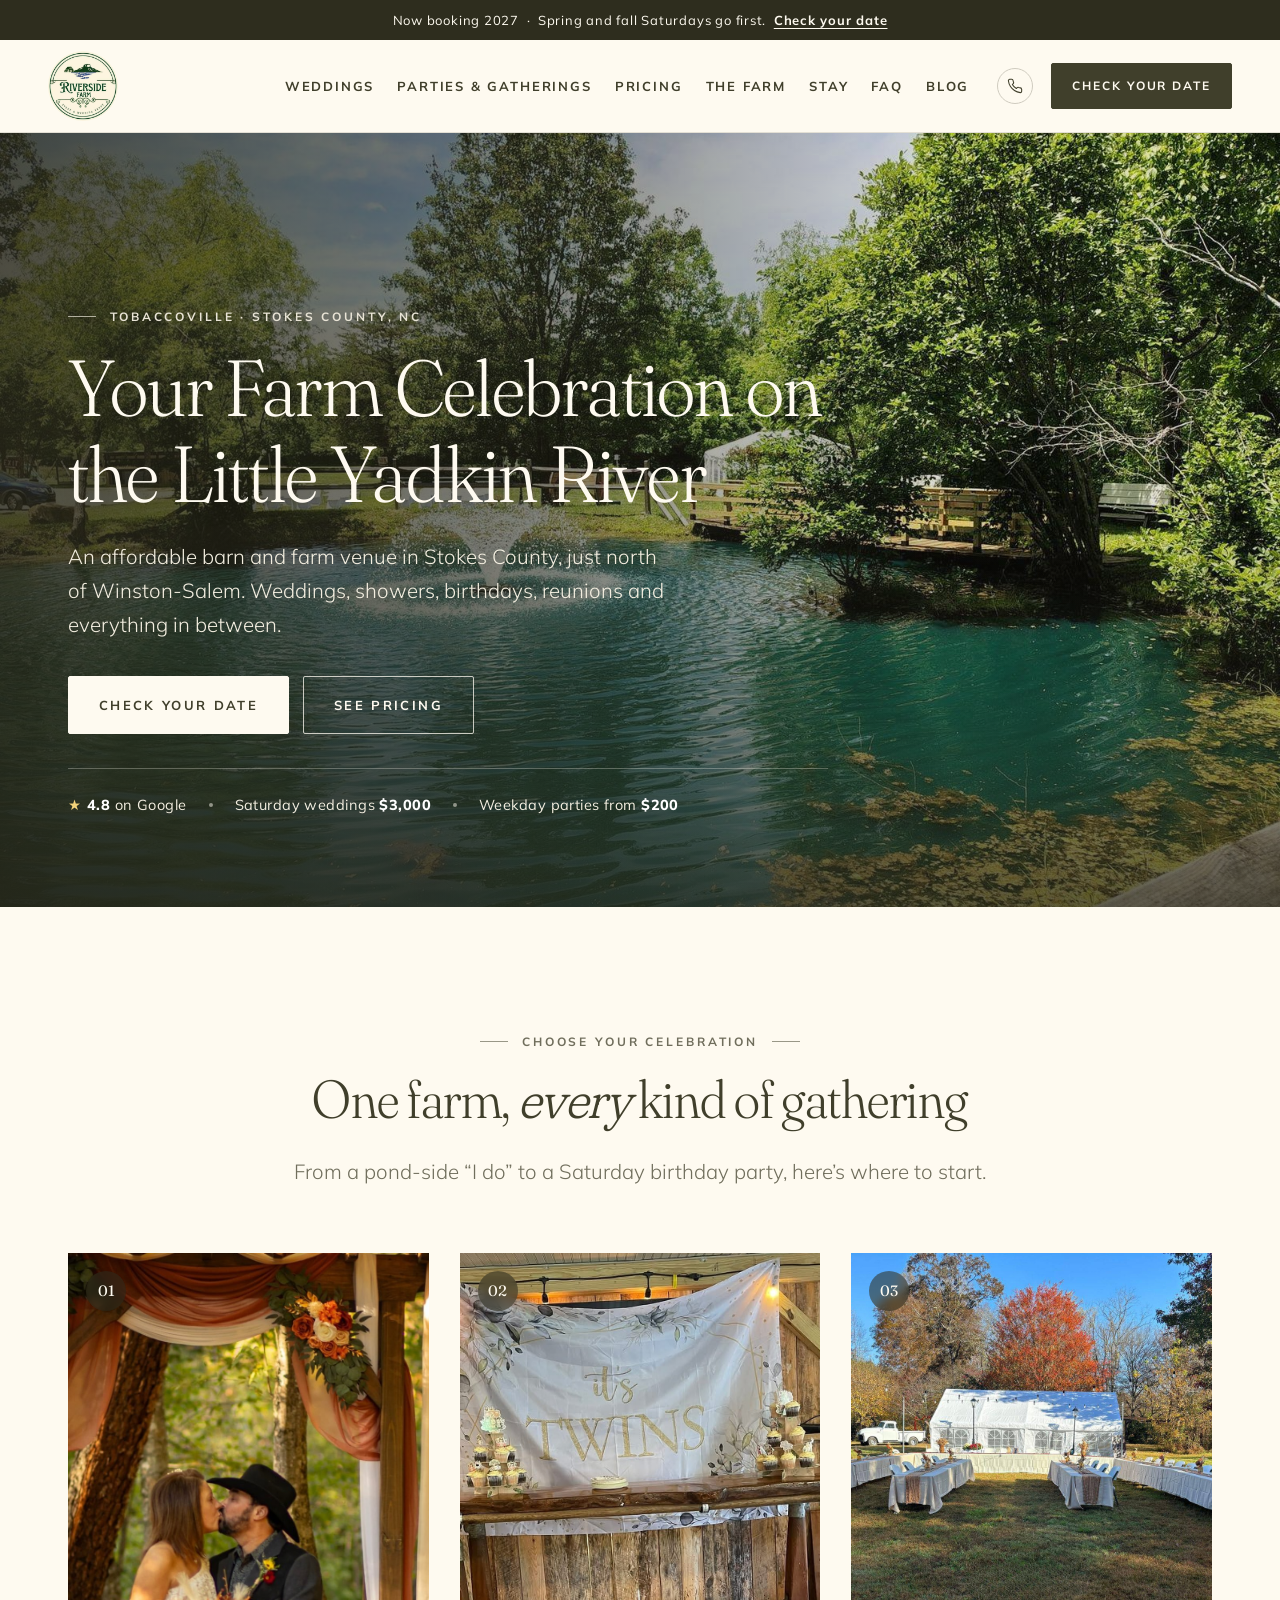
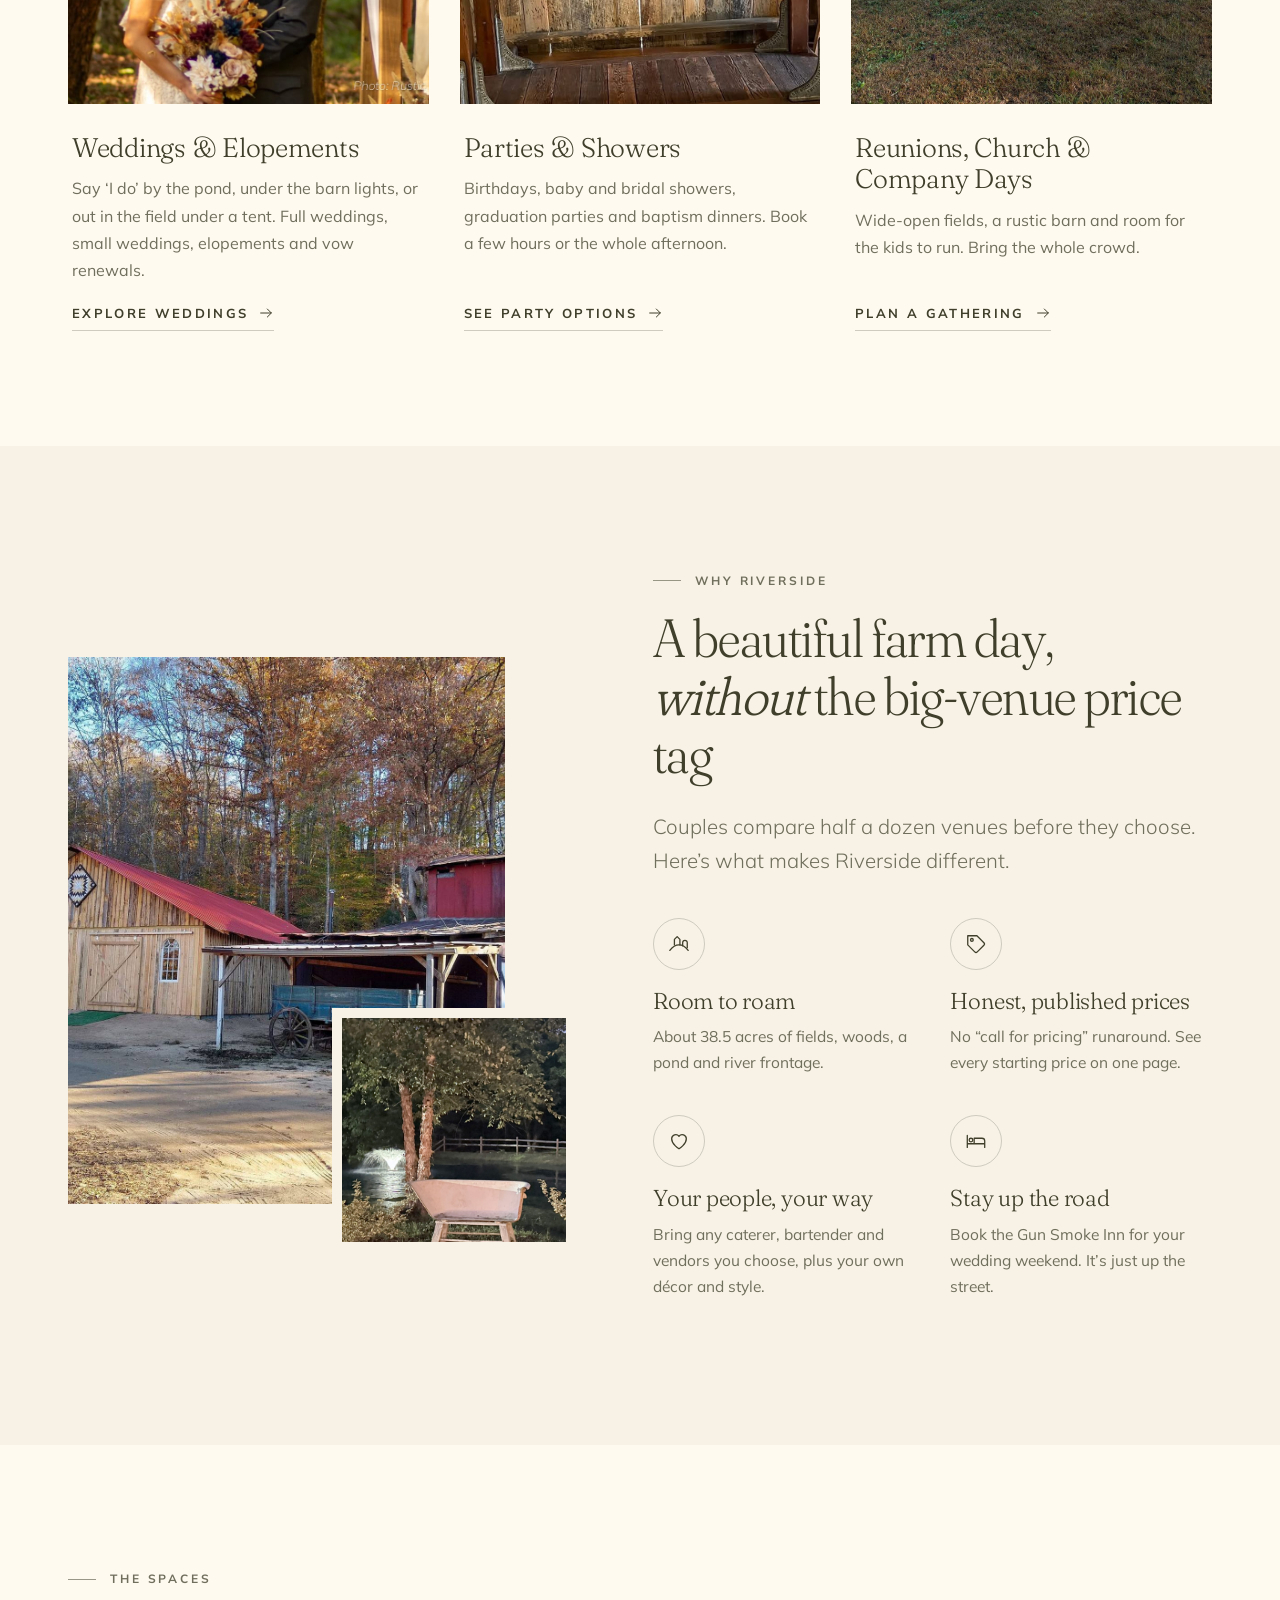
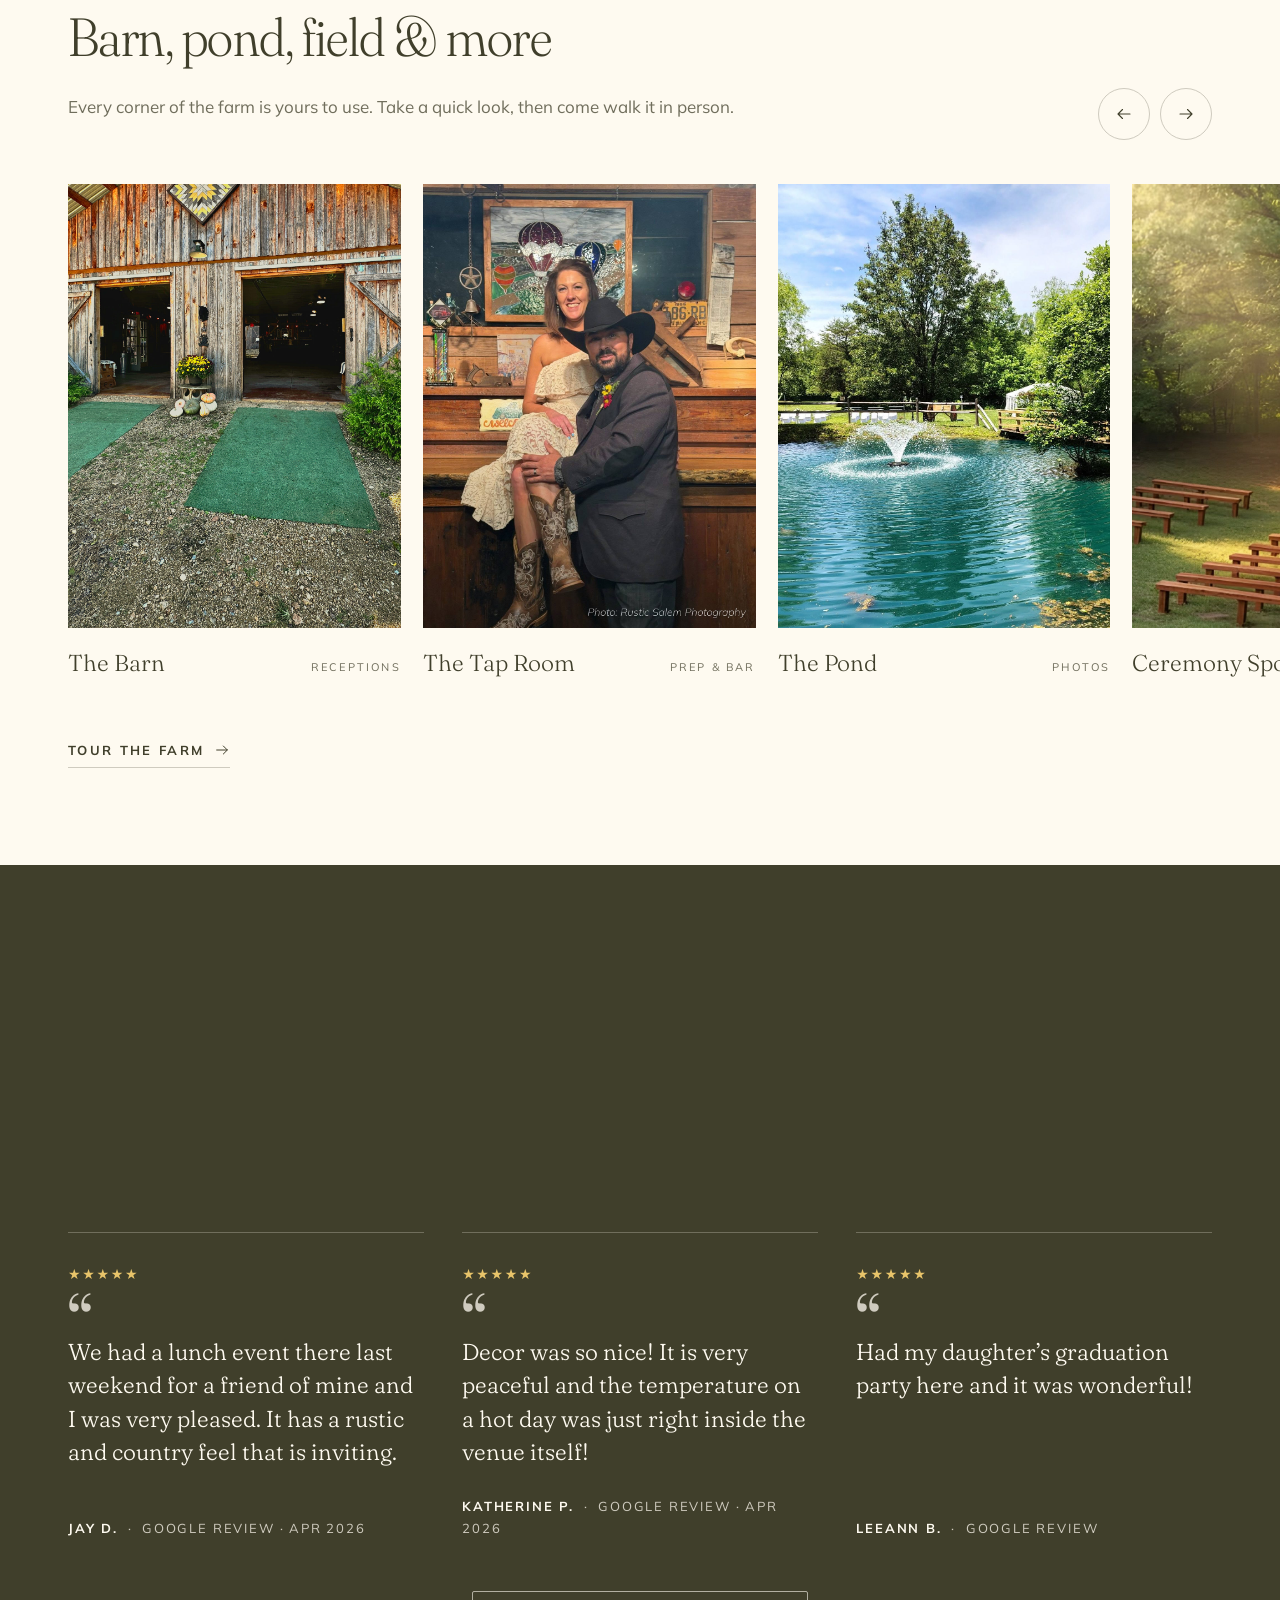
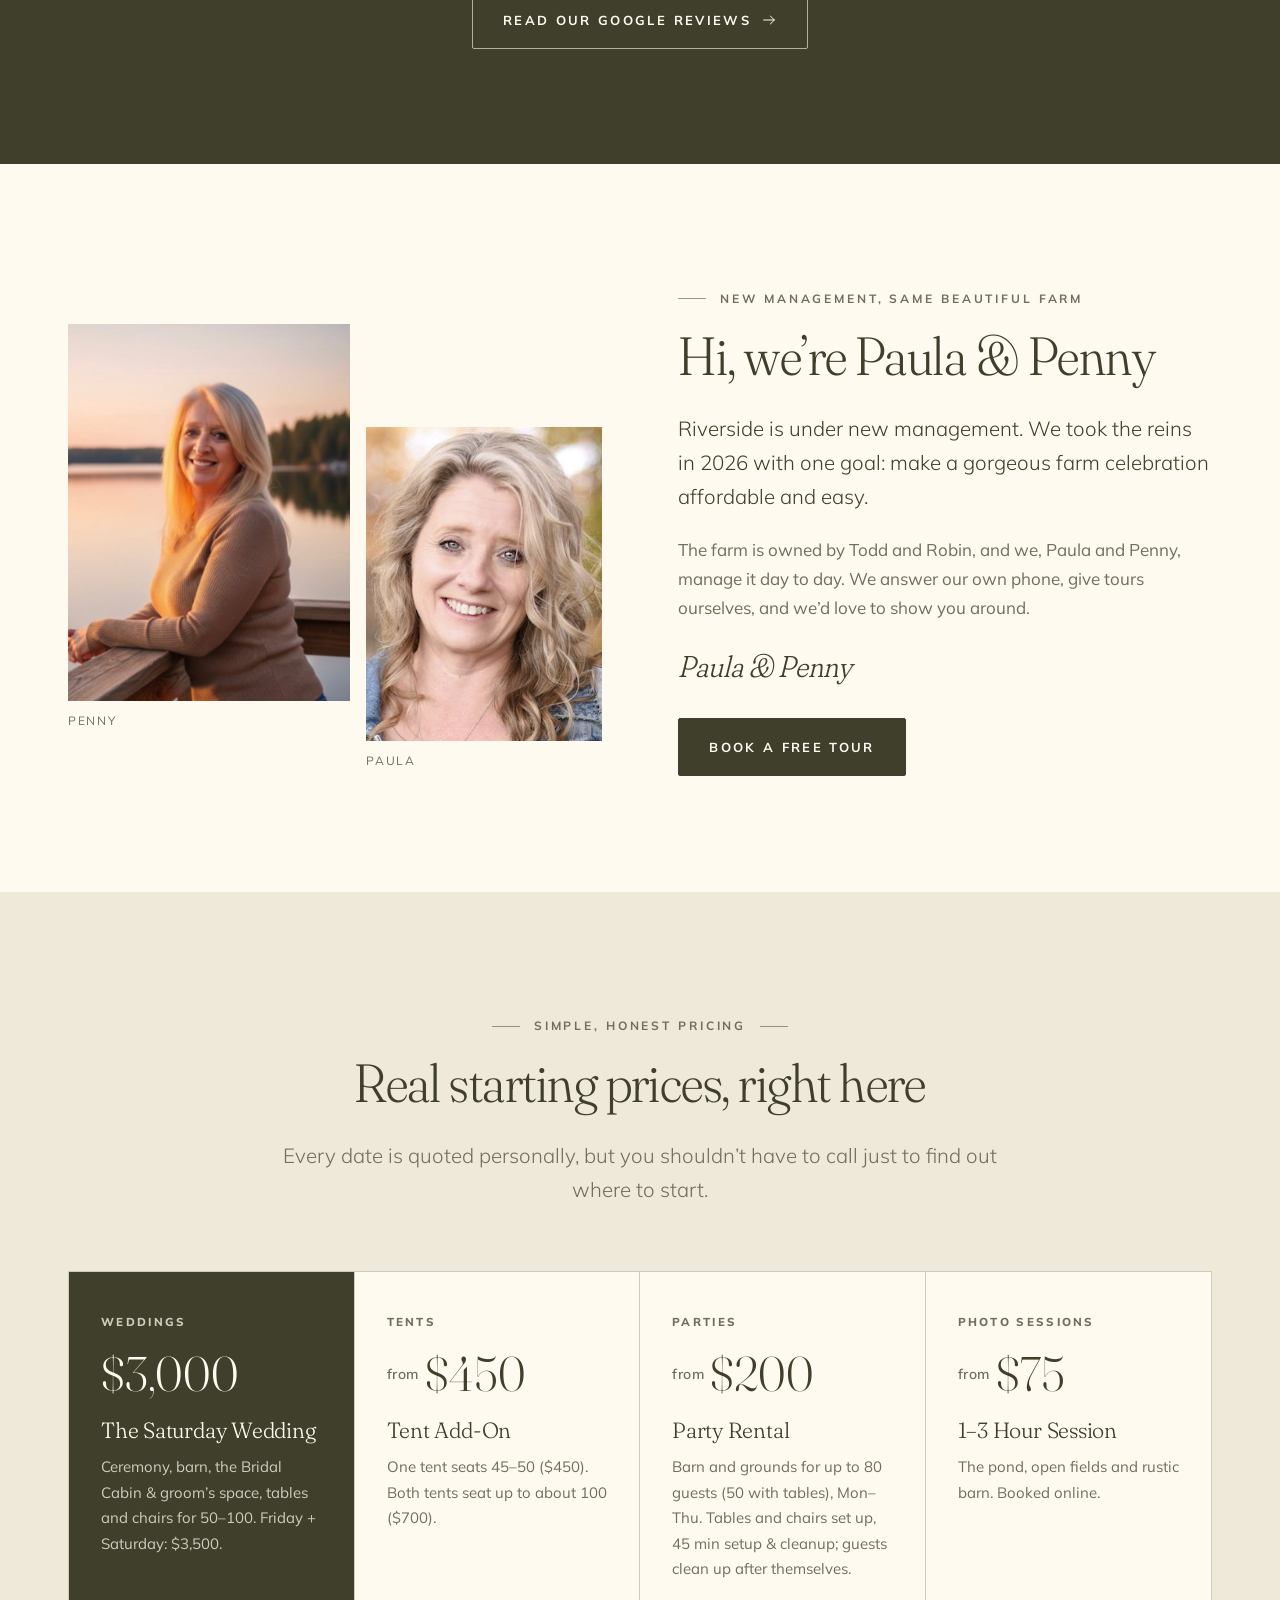
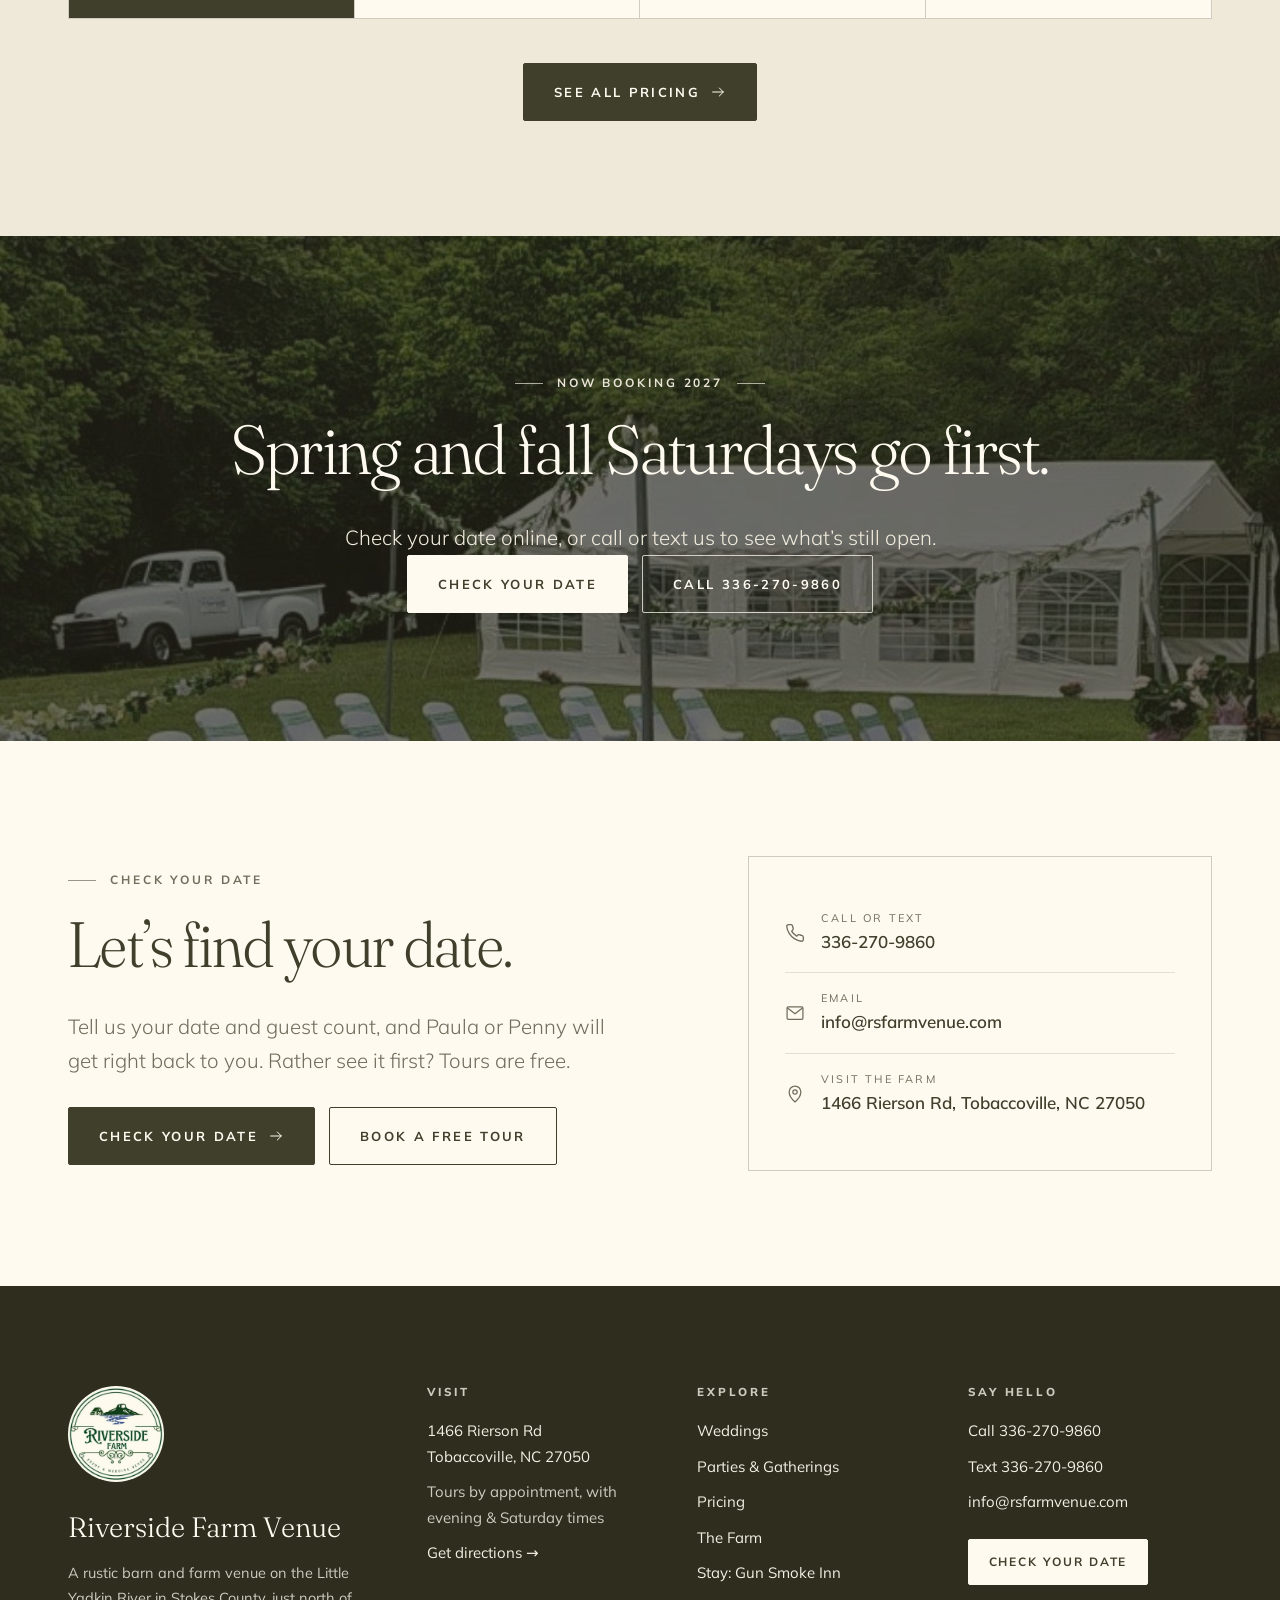
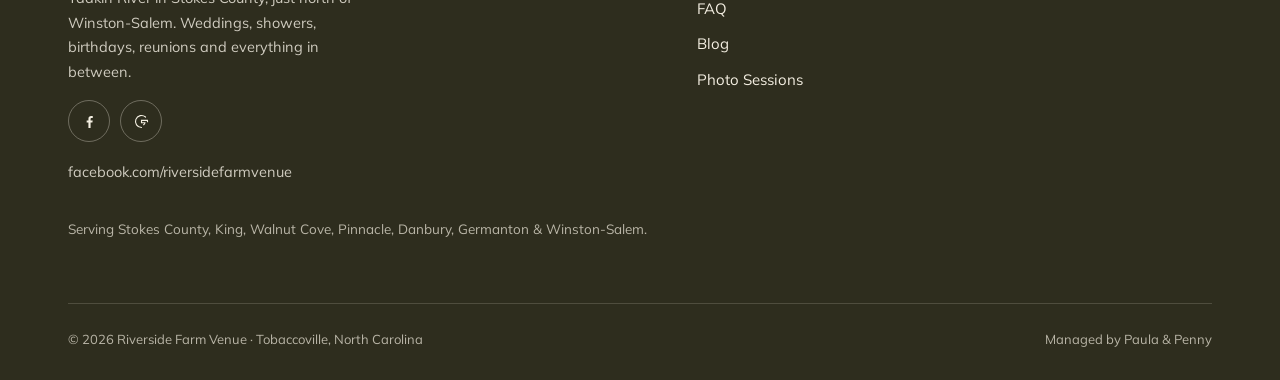
<file: index.html>
<!doctype html>
<html lang="en">
<head>
<meta charset="utf-8">
<meta name="robots" content="noindex, nofollow">
<meta name="viewport" content="width=device-width,initial-scale=1">
<title>Riverside Farm Venue | Farm &amp; Barn Venue near Winston-Salem</title>
<meta name="description" content="Affordable farm &amp; barn venue on the Little Yadkin River in Stokes County, NC. Check your date or book a free tour.">
<link rel="stylesheet" href="css/site.css">
</head>
<body>

<div class="announce">Now booking 2027<span class="hide-sm"> &nbsp;·&nbsp; Spring and fall Saturdays go first.</span> &nbsp;<a href="check-your-date.html">Check your date</a></div>
<header class="site-header">
  <div class="hdr">
    <a class="brand" href="index.html" aria-label="Riverside Farm Venue home">
      <img src="img/logo.jpg" alt="Riverside Farm Event &amp; Wedding Venue badge logo" width="70" height="70">
      <span class="brand-text">Riverside Farm<small>Event &amp; Wedding Venue</small></span>
    </a>
    <nav class="nav" aria-label="Main"><a href="weddings.html">Weddings</a><a href="parties.html">Parties &amp; Gatherings</a><a href="pricing.html">Pricing</a><a href="the-farm.html">The Farm</a><a href="stay.html">Stay</a><a href="faq.html">FAQ</a><a href="blog/">Blog</a></nav>
    <div class="hdr-actions">
      <a class="hdr-phone" href="tel:+13362709860" aria-label="Call 336-270-9860"><span class="ic"><svg viewBox="0 0 24 24" fill="none" stroke="currentColor" stroke-width="1.6" stroke-linecap="round" stroke-linejoin="round"><path d="M22 16.9v3a2 2 0 0 1-2.2 2 19.8 19.8 0 0 1-8.6-3.1 19.5 19.5 0 0 1-6-6A19.8 19.8 0 0 1 2.1 4.2 2 2 0 0 1 4.1 2h3a2 2 0 0 1 2 1.7c.1.9.4 1.8.7 2.7a2 2 0 0 1-.5 2.1L8 9.8a16 16 0 0 0 6 6l1.3-1.3a2 2 0 0 1 2.1-.4c.9.3 1.8.6 2.7.7a2 2 0 0 1 1.7 2z"/></svg></span><span class="num">336-270-9860</span></a>
      <a class="btn btn-sm" href="check-your-date.html">Check Your Date</a>
      <button class="burger" data-menu="open" aria-label="Open menu" aria-expanded="false"><svg viewBox="0 0 24 24" fill="none" stroke="currentColor" stroke-width="1.5" stroke-linecap="round"><path d="M3 7h18M3 12h18M3 17h18"/></svg></button>
    </div>
  </div>
</header>
<div class="mobile-menu" id="mobile-menu" aria-label="Mobile menu">
  <div class="mm-top"><a href="index.html"><img src="img/logo.jpg" alt="Riverside Farm Venue"></a><button class="burger" data-menu="close" aria-label="Close menu"><svg viewBox="0 0 24 24" fill="none" stroke="currentColor" stroke-width="1.5" stroke-linecap="round"><path d="M5 5l14 14M19 5L5 19"/></svg></button></div>
  <nav><a href="index.html" aria-current="page">Home</a><a href="weddings.html">Weddings</a><a href="parties.html">Parties &amp; Gatherings</a><a href="pricing.html">Pricing</a><a href="the-farm.html">The Farm</a><a href="stay.html">Stay</a><a href="faq.html">FAQ</a><a href="blog/">Blog</a></nav>
  <div class="mm-foot">
    <a class="btn" href="check-your-date.html">Check Your Date</a>
    <a class="btn btn-outline" href="https://www.riversidefarmevents.com/service-page/preview-venue">Book a Free Tour</a>
    <a class="btn btn-outline" href="tel:+13362709860"><svg viewBox="0 0 24 24" fill="none" stroke="currentColor" stroke-width="1.6" stroke-linecap="round" stroke-linejoin="round"><path d="M22 16.9v3a2 2 0 0 1-2.2 2 19.8 19.8 0 0 1-8.6-3.1 19.5 19.5 0 0 1-6-6A19.8 19.8 0 0 1 2.1 4.2 2 2 0 0 1 4.1 2h3a2 2 0 0 1 2 1.7c.1.9.4 1.8.7 2.7a2 2 0 0 1-.5 2.1L8 9.8a16 16 0 0 0 6 6l1.3-1.3a2 2 0 0 1 2.1-.4c.9.3 1.8.6 2.7.7a2 2 0 0 1 1.7 2z"/></svg> Call or Text 336-270-9860</a>
    <p>1466 Rierson Rd, Tobaccoville, NC 27050</p>
  </div>
</div>
<main>

<section class="hero">
  <img src="img/hero-pond-fountain.jpg" alt="The pond with fountain, split-rail fence and tent field at Riverside Farm Venue" fetchpriority="high">
  <div class="wrap">
    <div class="hero-inner rv">
      <span class="eyebrow">Tobaccoville · Stokes County, NC</span>
      <h1>Your Farm Celebration on the Little Yadkin&nbsp;River</h1>
      <p class="lead">An affordable barn and farm venue in Stokes County, just north of Winston-Salem. Weddings, showers, birthdays, reunions and everything in between.</p>
      <div class="btn-row">
        <a class="btn btn-cream" href="check-your-date.html">Check Your Date</a>
        <a class="btn btn-ghost" href="pricing.html">See Pricing</a>
      </div>
      <div class="trust">
        <span><span class="stars">★</span> <b>4.8</b> on Google</span><span class="dot"></span>
        <span>Saturday weddings <b>$3,000</b></span><span class="dot"></span>
        <span>Weekday parties from <b>$200</b></span>
      </div>
    </div>
  </div>
</section>

<section class="sec">
  <div class="wrap">
    <div class="sec-head center rv">
      <span class="eyebrow">Choose your celebration</span>
      <h2>One farm, <span class="it">every</span> kind of gathering</h2>
      <p class="lead muted">From a pond-side &ldquo;I do&rdquo; to a Saturday birthday party, here&rsquo;s where to start.</p>
    </div>
    <div class="grid-3">
      <a class="ccard rv" href="weddings.html"><div class="media"><picture style="display:contents"><source media="(max-width:640px)" srcset="img/home-couple-arbor-4x3.jpg"><img src="img/home-couple-arbor-4x5.jpg" alt="Bride and groom under the wooden ceremony arch at Riverside Farm Venue" loading="lazy"></picture><span class="num">01</span></div>
      <div class="body"><h3>Weddings &amp; Elopements</h3><p>Say &lsquo;I do&rsquo; by the pond, under the barn lights, or out in the field under a tent. Full weddings, small weddings, elopements and vow renewals.</p><span class="link-arrow">Explore Weddings <svg viewBox="0 0 24 24" fill="none" stroke="currentColor" stroke-width="1.5" stroke-linecap="round" stroke-linejoin="round"><path d="M4 12h16M14 6l6 6-6 6"/></svg></span></div></a>
      <a class="ccard rv" href="parties.html"><div class="media"><picture style="display:contents"><source media="(max-width:640px)" srcset="img/parties-twins-shower-4x3.jpg"><img src="img/parties-twins-shower-3x4.jpg" alt="Twins baby shower set up at the rustic barn bar with string lights, cupcakes and an It&rsquo;s Twins banner at Riverside Farm Venue" loading="lazy"></picture><span class="num">02</span></div>
      <div class="body"><h3>Parties &amp; Showers</h3><p>Birthdays, baby and bridal showers, graduation parties and baptism dinners. Book a few hours or the whole afternoon.</p><span class="link-arrow">See Party Options <svg viewBox="0 0 24 24" fill="none" stroke="currentColor" stroke-width="1.5" stroke-linecap="round" stroke-linejoin="round"><path d="M4 12h16M14 6l6 6-6 6"/></svg></span></div></a>
      <a class="ccard rv" href="parties.html#gatherings"><div class="media"><picture style="display:contents"><source media="(max-width:640px)" srcset="img/home-field-tent-tables-4x3.jpg"><img src="img/home-field-tent-tables-4x5.jpg" alt="Long tables and chairs set up in the open field in front of the white tent at Riverside Farm Venue" loading="lazy"></picture><span class="num">03</span></div>
      <div class="body"><h3>Reunions, Church &amp; Company Days</h3><p>Wide-open fields, a rustic barn and room for the kids to run. Bring the whole crowd.</p><span class="link-arrow">Plan a Gathering <svg viewBox="0 0 24 24" fill="none" stroke="currentColor" stroke-width="1.5" stroke-linecap="round" stroke-linejoin="round"><path d="M4 12h16M14 6l6 6-6 6"/></svg></span></div></a>
    </div>
  </div>
</section>

<section class="sec bg-2" style="padding-bottom:calc(var(--sec) + 30px)">
  <div class="wrap why">
    <div class="why-media rv">
      <img class="m1" src="img/barn-grounds.jpg" alt="Red-roofed barns and grounds at Riverside Farm in autumn" loading="lazy">
      <img class="m2" src="img/night-pond-fountain-tub.jpg" alt="The pond and fountain at night at Riverside Farm Venue" loading="lazy">
    </div>
    <div class="rv">
      <span class="eyebrow">Why Riverside</span>
      <h2>A beautiful farm day, <span class="it">without</span> the big-venue price tag</h2>
      <p class="lead muted">Couples compare half a dozen venues before they choose. Here&rsquo;s what makes Riverside different.</p>
      <div class="why-list">
        <div class="why-item"><div class="ico"><svg viewBox="0 0 24 24" fill="none" stroke="currentColor" stroke-width="1.4" stroke-linecap="round" stroke-linejoin="round"><path d="M2 19c3-4 6-6 10-6s7 2 10 6"/><path d="M7 13V7l3-3 3 3v6"/><path d="M16 14v-3.5a2.5 2.5 0 0 1 5 0V16"/></svg></div><h3>Room to roam</h3><p>About 38.5 acres of fields, woods, a pond and river frontage.</p></div>
        <div class="why-item"><div class="ico"><svg viewBox="0 0 24 24" fill="none" stroke="currentColor" stroke-width="1.4" stroke-linecap="round" stroke-linejoin="round"><path d="M20.6 13.4l-7.2 7.2a2 2 0 0 1-2.8 0L3 13V3h10l7.6 7.6a2 2 0 0 1 0 2.8z"/><circle cx="7.5" cy="7.5" r="1.5"/></svg></div><h3>Honest, published prices</h3><p>No &ldquo;call for pricing&rdquo; runaround. See every starting price on one page.</p></div>
        <div class="why-item"><div class="ico"><svg viewBox="0 0 24 24" fill="none" stroke="currentColor" stroke-width="1.4" stroke-linecap="round" stroke-linejoin="round"><path d="M12 20.5s-8-4.8-8-11A4.5 4.5 0 0 1 12 6.8a4.5 4.5 0 0 1 8 2.7c0 6.2-8 11-8 11z"/></svg></div><h3>Your people, your way</h3><p>Bring any caterer, bartender and vendors you choose, plus your own décor and style.</p></div>
        <div class="why-item"><div class="ico"><svg viewBox="0 0 24 24" fill="none" stroke="currentColor" stroke-width="1.4" stroke-linecap="round" stroke-linejoin="round"><path d="M2.5 19V6M2.5 15h19v4M21.5 15v-3a3 3 0 0 0-3-3H10v6"/><circle cx="6.5" cy="11" r="2"/></svg></div><h3>Stay up the road</h3><p>Book the Gun Smoke Inn for your wedding weekend. It&rsquo;s just up the street.</p></div>
      </div>
    </div>
  </div>
</section>

<section class="sec" style="padding-bottom:calc(var(--sec) - 18px)">
  <div class="wrap rail-head">
    <div class="sec-head left rv">
      <span class="eyebrow">The spaces</span>
      <h2>Barn, pond, field &amp; more</h2>
      <p>Every corner of the farm is yours to use. Take a quick look, then come walk it in person.</p>
    </div>
    <div class="rail-ctrl"><button data-rail="spaces" data-dir="prev" aria-label="Previous"><svg viewBox="0 0 24 24" fill="none" stroke="currentColor" stroke-width="1.5" stroke-linecap="round" stroke-linejoin="round"><path d="M20 12H4M10 6l-6 6 6 6"/></svg></button><button data-rail="spaces" data-dir="next" aria-label="Next"><svg viewBox="0 0 24 24" fill="none" stroke="currentColor" stroke-width="1.5" stroke-linecap="round" stroke-linejoin="round"><path d="M4 12h16M14 6l6 6-6 6"/></svg></button></div>
  </div>
  <div class="rail" id="spaces"><figure><div class="frame"><img src="img/rail-barn-front-3x4.jpg" alt="The barn front with its doors open and a hand-painted barn quilt at Riverside Farm" loading="lazy"></div><figcaption><b>The Barn</b><span>Receptions</span></figcaption></figure><figure><div class="frame"><img src="img/tap-room-couple-3x4.jpg" alt="Inside the tap room at Riverside Farm Venue" loading="lazy"></div><figcaption><b>The Tap Room</b><span>Prep &amp; bar</span></figcaption></figure><figure><div class="frame"><img src="img/pond-turquoise-3x4.jpg" alt="Pond with fountain at Riverside Farm Venue" loading="lazy"></div><figcaption><b>The Pond</b><span>Photos</span></figcaption></figure><figure><div class="frame"><img src="img/rail-ceremony-benches-arch-3x4.jpg" alt="Rows of wooden benches facing the wooden ceremony arch in the sunlit woods" loading="lazy"></div><figcaption><b>Ceremony Spot</b><span>Vows</span></figcaption></figure><figure><div class="frame"><img src="img/rail-grain-bin-welcome-3x4.jpg" alt="The grain bin with a welcome sign beside it in the fall" loading="lazy"></div><figcaption><b>The Grain Bin</b><span>Photo shoots</span></figcaption></figure><figure><div class="frame"><img src="img/rail-field-truck-chairs-3x4.jpg" alt="White chairs set up on the field in front of the white tent, with a white pickup truck parked beside it at Riverside Farm Venue" loading="lazy"></div><figcaption><b>The Field</b><span>Tent events</span></figcaption></figure><figure><div class="frame"><img src="img/bridal-cabin-night-3x4.jpg" alt="The bridal cabin at Riverside Farm Venue" loading="lazy"></div><figcaption><b>Bridal Cabin</b><span>Getting ready</span></figcaption></figure><figure><div class="frame"><img src="img/rail-river-couple-3x4.jpg" alt="Bride and groom standing by the river among fall leaves at Riverside Farm Venue" loading="lazy"></div><figcaption><b>The River</b><span>By the water</span></figcaption></figure></div>
  <div class="wrap" style="margin-top:34px"><a class="link-arrow" href="the-farm.html">Tour The Farm <svg viewBox="0 0 24 24" fill="none" stroke="currentColor" stroke-width="1.5" stroke-linecap="round" stroke-linejoin="round"><path d="M4 12h16M14 6l6 6-6 6"/></svg></a></div>
</section>


<section class="sec bg-olive reviews">
  <div class="wrap">
    <div class="center rv">
      <span class="eyebrow">Guest reviews</span>
      <div><div class="rating-badge"><span class="big">4.8</span><div style="text-align:left"><div class="stars">★★★★★</div><small>on Google</small></div></div></div>
      <h2 style="color:var(--cream)">Kind words from our guests</h2>
    </div>
    <div class="quotes"><figure class="quote rv" style="margin:0"><div class="stars">★★★★★</div><div class="mark">&ldquo;</div><blockquote>We had a lunch event there last weekend for a friend of mine and I was very pleased. It has a rustic and country feel that is inviting.</blockquote><cite><b>Jay D.</b> &nbsp;·&nbsp; Google review · Apr 2026</cite></figure><figure class="quote rv" style="margin:0"><div class="stars">★★★★★</div><div class="mark">&ldquo;</div><blockquote>Decor was so nice! It is very peaceful and the temperature on a hot day was just right inside the venue itself!</blockquote><cite><b>Katherine P.</b> &nbsp;·&nbsp; Google review · Apr 2026</cite></figure><figure class="quote rv" style="margin:0"><div class="stars">★★★★★</div><div class="mark">&ldquo;</div><blockquote>Had my daughter&rsquo;s graduation party here and it was wonderful!</blockquote><cite><b>Leeann B.</b> &nbsp;·&nbsp; Google review</cite></figure></div>
    <div class="center"><a class="btn btn-outline" href="https://maps.google.com/?cid=12743851930745066282" target="_blank" rel="noopener">Read our Google reviews <svg viewBox="0 0 24 24" fill="none" stroke="currentColor" stroke-width="1.5" stroke-linecap="round" stroke-linejoin="round"><path d="M4 12h16M14 6l6 6-6 6"/></svg></a></div>
  </div>
</section>

<section class="sec">
  <div class="wrap split">
    <div class="split-media rv">
      <div class="duo">
        <figure class="a" style="margin:0;aspect-ratio:auto"><img src="img/penny-boyles-3x4.jpg" alt="Penny Boyles, co-manager of Riverside Farm Venue" loading="lazy" style="width:100%;aspect-ratio:3/4;object-fit:cover"><figcaption class="cap" style="font-size:12px;letter-spacing:.14em;text-transform:uppercase;color:var(--olive-2);margin-top:10px">Penny</figcaption></figure>
        <figure class="b" style="margin:0 0 -40px;aspect-ratio:auto"><img src="img/paula.jpg" alt="Paula, co-manager of Riverside Farm Venue" loading="lazy" style="width:100%;aspect-ratio:3/4;object-fit:cover"><figcaption class="cap" style="font-size:12px;letter-spacing:.14em;text-transform:uppercase;color:var(--olive-2);margin-top:10px">Paula</figcaption></figure>
      </div>
    </div>
    <div class="rv">
      <span class="eyebrow">New management, same beautiful farm</span>
      <h2>Hi, we&rsquo;re Paula &amp; Penny</h2>
      <p class="lead">Riverside is under new management. We took the reins in 2026 with one goal: make a gorgeous farm celebration affordable and easy.</p>
      <p class="muted">The farm is owned by Todd and Robin, and we, Paula and Penny, manage it day to day. We answer our own phone, give tours ourselves, and we&rsquo;d love to show you around.</p>
      <div class="sig">Paula &amp; Penny</div>
      <a class="btn" href="https://www.riversidefarmevents.com/service-page/preview-venue">Book a Free Tour</a>
    </div>
  </div>
</section>

<section class="sec bg-3">
  <div class="wrap">
    <div class="sec-head center rv">
      <span class="eyebrow">Simple, honest pricing</span>
      <h2>Real starting prices, right here</h2>
      <p class="lead muted">Every date is quoted personally, but you shouldn&rsquo;t have to call just to find out where to start.</p>
    </div>
    <div class="prices rv">
      <div class="price feat"><div class="tag">Weddings</div><div class="amt">$3,000</div><h3>The Saturday Wedding</h3><p>Ceremony, barn, the Bridal Cabin &amp; groom&rsquo;s space, tables and chairs for 50–100. Friday + Saturday: $3,500.</p></div>
      <div class="price"><div class="tag">Tents</div><div class="amt"><small>from</small>$450</div><h3>Tent Add-On</h3><p>One tent seats 45–50 ($450). Both tents seat up to about 100 ($700).</p></div>
      <div class="price"><div class="tag">Parties</div><div class="amt"><small>from</small>$200</div><h3>Party Rental</h3><p>Barn and grounds for up to 80 guests (50 with tables), Mon–Thu. Tables and chairs set up, 45 min setup &amp; cleanup; guests clean up after themselves.</p></div>
      <div class="price"><div class="tag">Photo sessions</div><div class="amt"><small>from</small>$75</div><h3>1–3 Hour Session</h3><p>The pond, open fields and rustic barn. Booked online.</p></div>
    </div>
    <div class="center" style="margin-top:44px"><a class="btn" href="pricing.html">See All Pricing <svg viewBox="0 0 24 24" fill="none" stroke="currentColor" stroke-width="1.5" stroke-linecap="round" stroke-linejoin="round"><path d="M4 12h16M14 6l6 6-6 6"/></svg></a></div>
  </div>
</section>

<section class="band">
  <img src="img/tent-field.jpg" alt="" loading="lazy">
  <div class="wrap center rv">
    <span class="eyebrow">Now booking 2027</span>
    <h2>Spring and fall Saturdays go first.</h2>
    <p class="lead" style="max-width:620px;margin:0 auto">Check your date online, or call or text us to see what&rsquo;s still open.</p>
    <div class="btn-row"><a class="btn btn-cream" href="check-your-date.html">Check Your Date</a><a class="btn btn-ghost" href="tel:+13362709860">Call 336-270-9860</a></div>
  </div>
</section>


<section class="sec">
  <div class="wrap final">
    <div class="rv">
      <span class="eyebrow">Check your date</span>
      <h2>Let&rsquo;s find your date.</h2>
      <p class="lead muted" style="max-width:560px">Tell us your date and guest count, and Paula or Penny will get right back to you. Rather see it first? Tours are free.</p>
      <div class="btn-row" style="margin-top:30px">
        <a class="btn" href="check-your-date.html">Check Your Date <svg viewBox="0 0 24 24" fill="none" stroke="currentColor" stroke-width="1.5" stroke-linecap="round" stroke-linejoin="round"><path d="M4 12h16M14 6l6 6-6 6"/></svg></a>
        <a class="btn btn-outline" href="https://www.riversidefarmevents.com/service-page/preview-venue">Book a Free Tour</a>
      </div>
    </div>
    <div class="contact-card rv">
      <a class="row" href="tel:+13362709860"><svg viewBox="0 0 24 24" fill="none" stroke="currentColor" stroke-width="1.6" stroke-linecap="round" stroke-linejoin="round"><path d="M22 16.9v3a2 2 0 0 1-2.2 2 19.8 19.8 0 0 1-8.6-3.1 19.5 19.5 0 0 1-6-6A19.8 19.8 0 0 1 2.1 4.2 2 2 0 0 1 4.1 2h3a2 2 0 0 1 2 1.7c.1.9.4 1.8.7 2.7a2 2 0 0 1-.5 2.1L8 9.8a16 16 0 0 0 6 6l1.3-1.3a2 2 0 0 1 2.1-.4c.9.3 1.8.6 2.7.7a2 2 0 0 1 1.7 2z"/></svg><div><small>Call or text</small><span>336-270-9860</span></div></a>
      <a class="row" href="mailto:info@rsfarmvenue.com"><svg viewBox="0 0 24 24" fill="none" stroke="currentColor" stroke-width="1.5" stroke-linecap="round" stroke-linejoin="round"><rect x="2.5" y="4.5" width="19" height="15" rx="1.5"/><path d="M3 6l9 7 9-7"/></svg><div><small>Email</small><span>info@rsfarmvenue.com</span></div></a>
      <a class="row" href="https://maps.google.com/?cid=12743851930745066282"><svg viewBox="0 0 24 24" fill="none" stroke="currentColor" stroke-width="1.5" stroke-linecap="round" stroke-linejoin="round"><path d="M12 21.5s-7-6.2-7-12a7 7 0 0 1 14 0c0 5.8-7 12-7 12z"/><circle cx="12" cy="9.5" r="2.6"/></svg><div><small>Visit the farm</small><span>1466 Rierson Rd, Tobaccoville, NC 27050</span></div></a>
    </div>
  </div>
</section>

</main>

<footer class="site-footer">
  <div class="wrap">
    <div class="ft">
      <div class="ft-brand">
        <img src="img/logo.jpg" alt="Riverside Farm Venue logo">
        <div class="ft-name">Riverside Farm Venue</div>
        <p>A rustic barn and farm venue on the Little Yadkin River in Stokes County, just north of Winston-Salem. Weddings, showers, birthdays, reunions and everything in between.</p>
        <div class="social">
          <a href="https://www.facebook.com/riversidefarmvenue" aria-label="Riverside Farm Venue on Facebook"><svg viewBox="0 0 24 24" fill="currentColor"><path d="M13.5 21v-7.5h2.6l.4-3h-3V8.6c0-.9.3-1.5 1.5-1.5h1.6V4.4c-.3 0-1.2-.1-2.3-.1-2.3 0-3.8 1.4-3.8 3.9v2.3H8v3h2.5V21z"/></svg></a>
          <a href="https://maps.google.com/?cid=12743851930745066282" aria-label="Riverside Farm Venue on Google"><svg viewBox="0 0 24 24" fill="none" stroke="currentColor" stroke-width="1.6" stroke-linecap="round"><path d="M20.5 12.2c0-.6 0-1.1-.2-1.7H12v3.3h4.8a4.2 4.2 0 0 1-1.8 2.7M12 20.5a8.5 8.5 0 1 1 5.7-14.8"/></svg></a>
        </div>
        <p class="serving"><a href="https://www.facebook.com/riversidefarmvenue" style="color:inherit">facebook.com/riversidefarmvenue</a></p>
      </div>
      <div>
        <h4>Visit</h4>
        <ul>
          <li><a href="https://maps.google.com/?cid=12743851930745066282">1466 Rierson Rd<br>Tobaccoville, NC 27050</a></li>
          <li style="color:#CFCBBF">Tours by appointment, with evening &amp; Saturday times</li>
          <li><a href="https://maps.google.com/?cid=12743851930745066282">Get directions →</a></li>
        </ul>
      </div>
      <div>
        <h4>Explore</h4>
        <ul>
          <li><a href="weddings.html">Weddings</a></li>
          <li><a href="parties.html">Parties &amp; Gatherings</a></li>
          <li><a href="pricing.html">Pricing</a></li>
          <li><a href="the-farm.html">The Farm</a></li>
          <li><a href="stay.html">Stay: Gun Smoke Inn</a></li>
          <li><a href="faq.html">FAQ</a></li>
          <li><a href="blog/">Blog</a></li>
          
          <li><a href="parties.html#photo-sessions">Photo Sessions</a></li>
        </ul>
      </div>
      <div>
        <h4>Say hello</h4>
        <ul>
          <li><a href="tel:+13362709860">Call 336-270-9860</a></li>
          <li><a href="sms:+13362709860">Text 336-270-9860</a></li>
          <li><a href="mailto:info@rsfarmvenue.com">info@rsfarmvenue.com</a></li>
          <li style="margin-top:14px"><a class="btn btn-cream btn-sm" href="check-your-date.html" style="color:#403F2B">Check Your Date</a></li>
        </ul>
      </div>
    </div>
    <p class="serving">Serving Stokes County, King, Walnut Cove, Pinnacle, Danbury, Germanton &amp; Winston-Salem.</p>
    <div class="ft-bottom">
      <span>© 2026 Riverside Farm Venue · Tobaccoville, North Carolina</span>
      <span>Managed by Paula &amp; Penny</span>
    </div>
  </div>
</footer>
<div class="mbar" role="navigation" aria-label="Quick actions">
  <a href="tel:+13362709860"><svg viewBox="0 0 24 24" fill="none" stroke="currentColor" stroke-width="1.6" stroke-linecap="round" stroke-linejoin="round"><path d="M22 16.9v3a2 2 0 0 1-2.2 2 19.8 19.8 0 0 1-8.6-3.1 19.5 19.5 0 0 1-6-6A19.8 19.8 0 0 1 2.1 4.2 2 2 0 0 1 4.1 2h3a2 2 0 0 1 2 1.7c.1.9.4 1.8.7 2.7a2 2 0 0 1-.5 2.1L8 9.8a16 16 0 0 0 6 6l1.3-1.3a2 2 0 0 1 2.1-.4c.9.3 1.8.6 2.7.7a2 2 0 0 1 1.7 2z"/></svg> Call / Text</a>
  <a class="cta" href="check-your-date.html"><svg viewBox="0 0 24 24" fill="none" stroke="currentColor" stroke-width="1.5" stroke-linecap="round" stroke-linejoin="round"><rect x="3" y="4.5" width="18" height="16.5" rx="1.5"/><path d="M3 9.5h18M8 2.5v4M16 2.5v4"/></svg> Check Your Date</a>
</div>
<script src="js/site.js"></script>
</body>
</html>
</file>
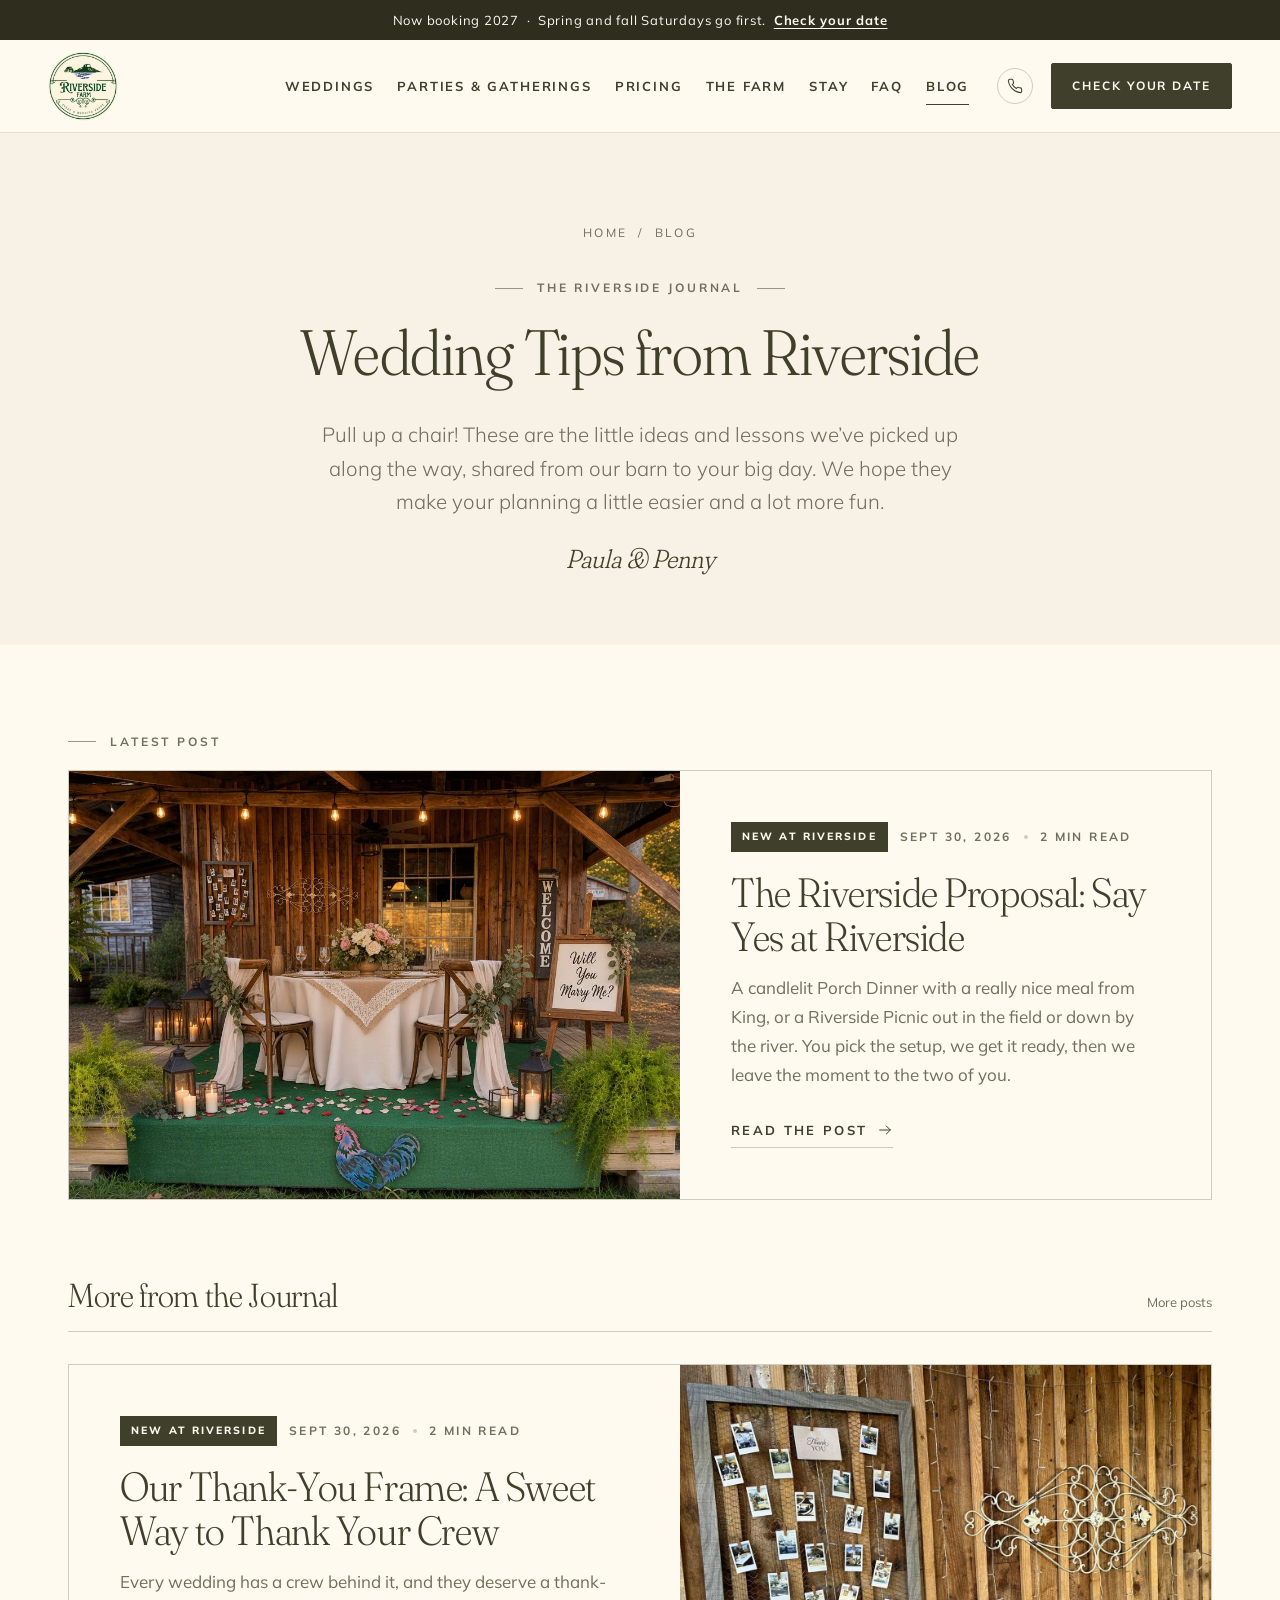
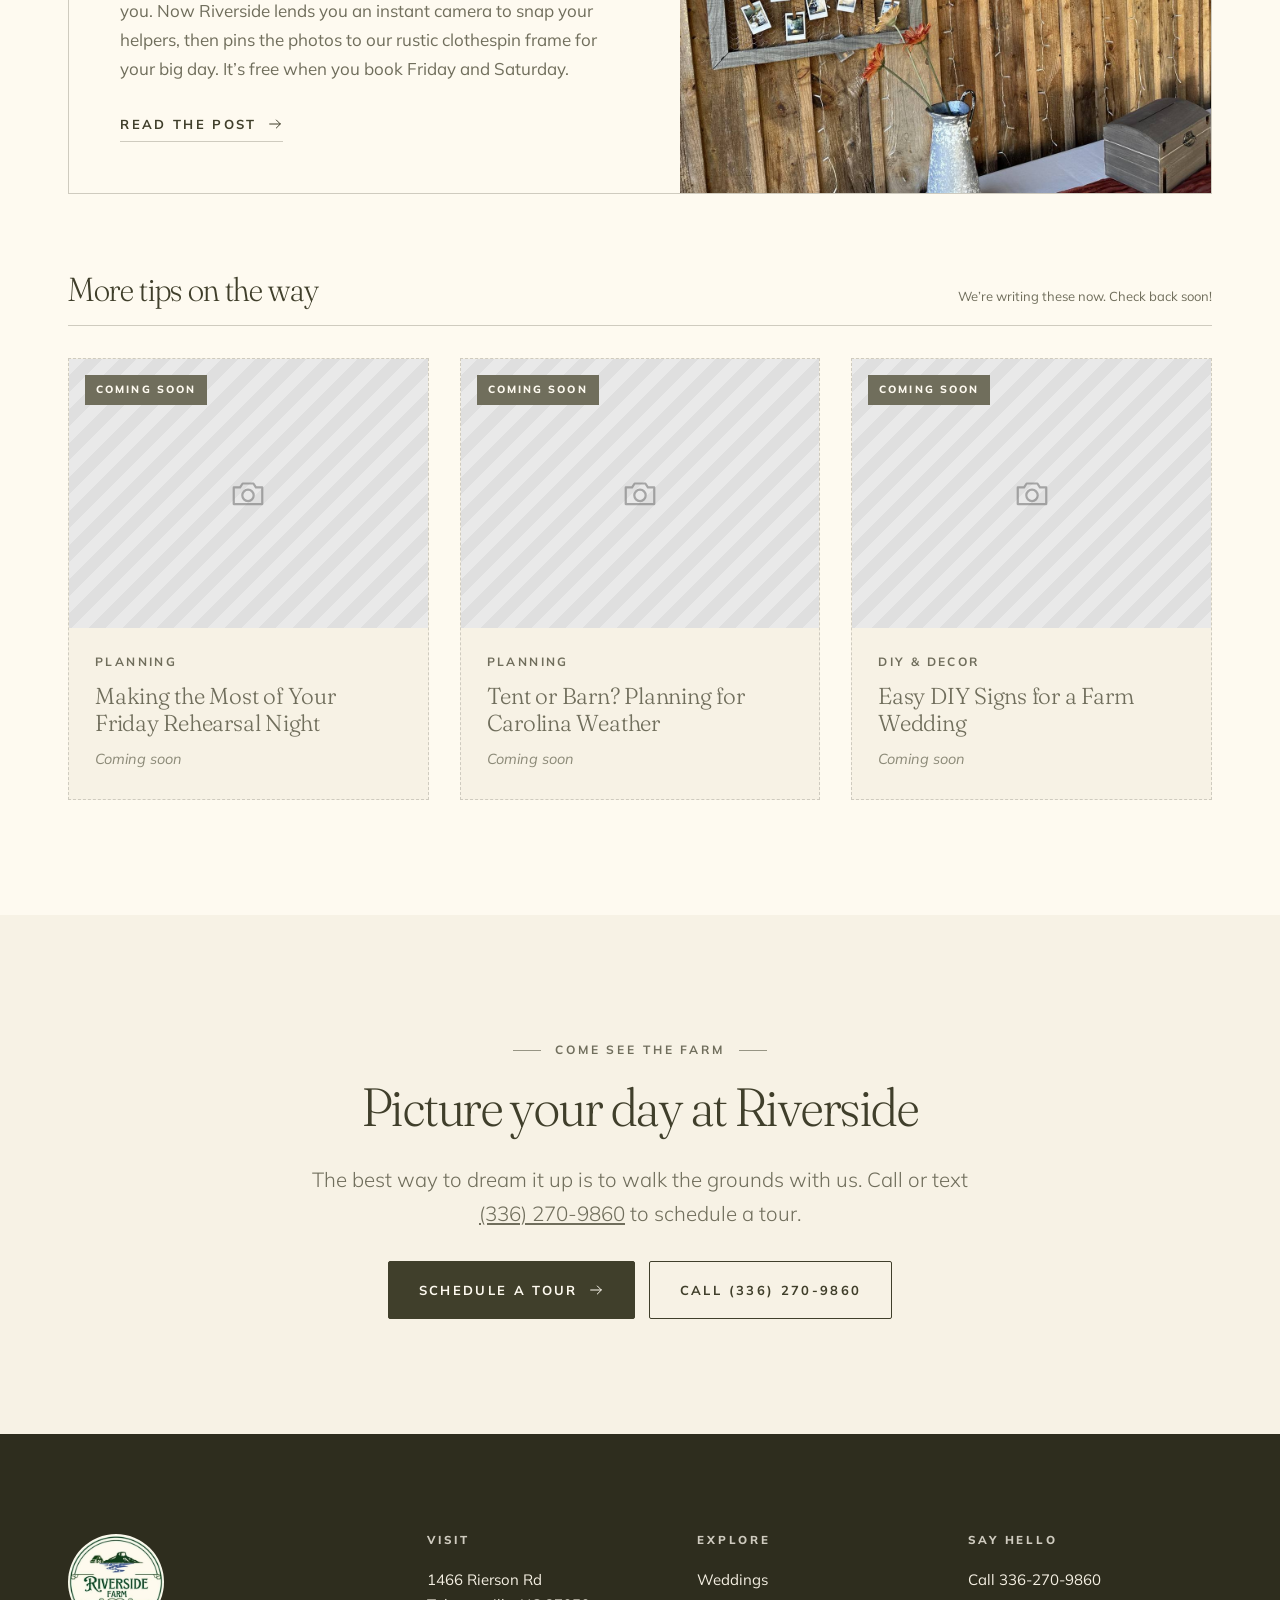
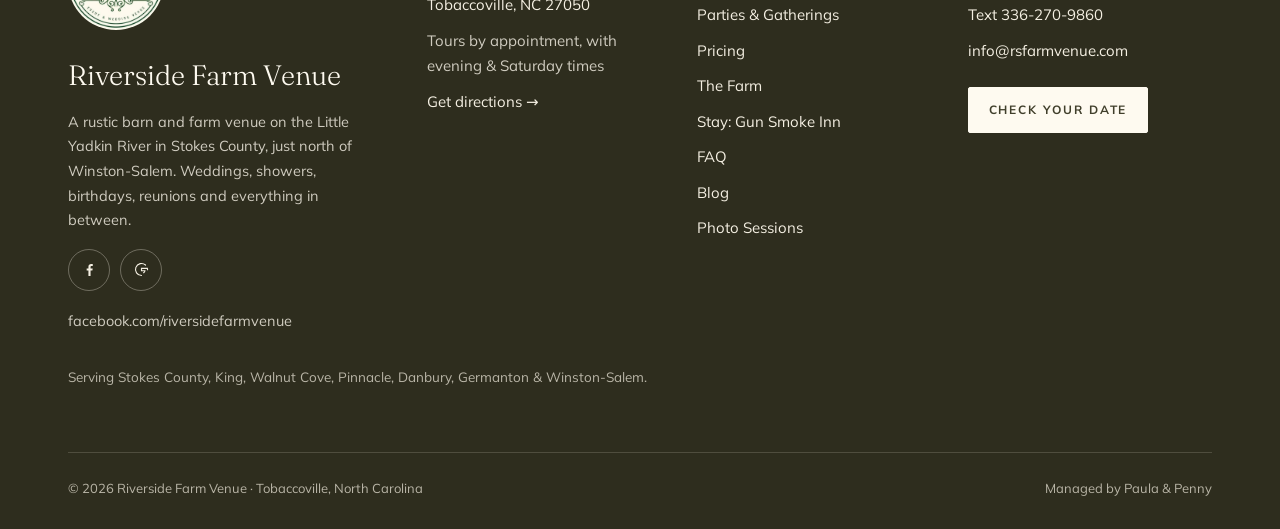
<file: blog/index.html>
<!doctype html>
<html lang="en">
<head>
<meta charset="utf-8">
<meta name="robots" content="noindex, nofollow">
<meta name="viewport" content="width=device-width,initial-scale=1">
<title>Wedding Tips from Riverside | Riverside Farm Venue Blog</title>
<meta name="description" content="Wedding planning tips and new ideas from Paula &amp; Penny at Riverside Farm Venue in Tobaccoville, Stokes County, NC.">
<link rel="stylesheet" href="../css/site.css">
<link rel="stylesheet" href="../blog/css/blog.css">
</head>
<body>

<div class="announce">Now booking 2027<span class="hide-sm"> &nbsp;·&nbsp; Spring and fall Saturdays go first.</span> &nbsp;<a href="../check-your-date.html">Check your date</a></div>
<header class="site-header">
  <div class="hdr">
    <a class="brand" href="../index.html" aria-label="Riverside Farm Venue home">
      <img src="../img/logo.jpg" alt="Riverside Farm Event &amp; Wedding Venue badge logo" width="70" height="70">
      <span class="brand-text">Riverside Farm<small>Event &amp; Wedding Venue</small></span>
    </a>
    <nav class="nav" aria-label="Main"><a href="../weddings.html">Weddings</a><a href="../parties.html">Parties &amp; Gatherings</a><a href="../pricing.html">Pricing</a><a href="../the-farm.html">The Farm</a><a href="../stay.html">Stay</a><a href="../faq.html" >FAQ</a><a href="../blog/" aria-current="page">Blog</a></nav>
    <div class="hdr-actions">
      <a class="hdr-phone" href="tel:+13362709860" aria-label="Call 336-270-9860"><span class="ic"><svg viewBox="0 0 24 24" fill="none" stroke="currentColor" stroke-width="1.6" stroke-linecap="round" stroke-linejoin="round"><path d="M22 16.9v3a2 2 0 0 1-2.2 2 19.8 19.8 0 0 1-8.6-3.1 19.5 19.5 0 0 1-6-6A19.8 19.8 0 0 1 2.1 4.2 2 2 0 0 1 4.1 2h3a2 2 0 0 1 2 1.7c.1.9.4 1.8.7 2.7a2 2 0 0 1-.5 2.1L8 9.8a16 16 0 0 0 6 6l1.3-1.3a2 2 0 0 1 2.1-.4c.9.3 1.8.6 2.7.7a2 2 0 0 1 1.7 2z"/></svg></span><span class="num">336-270-9860</span></a>
      <a class="btn btn-sm" href="../check-your-date.html">Check Your Date</a>
      <button class="burger" data-menu="open" aria-label="Open menu" aria-expanded="false"><svg viewBox="0 0 24 24" fill="none" stroke="currentColor" stroke-width="1.5" stroke-linecap="round"><path d="M3 7h18M3 12h18M3 17h18"/></svg></button>
    </div>
  </div>
</header>
<div class="mobile-menu" id="mobile-menu" aria-label="Mobile menu">
  <div class="mm-top"><a href="../index.html"><img src="../img/logo.jpg" alt="Riverside Farm Venue"></a><button class="burger" data-menu="close" aria-label="Close menu"><svg viewBox="0 0 24 24" fill="none" stroke="currentColor" stroke-width="1.5" stroke-linecap="round"><path d="M5 5l14 14M19 5L5 19"/></svg></button></div>
  <nav><a href="../index.html">Home</a><a href="../weddings.html">Weddings</a><a href="../parties.html">Parties &amp; Gatherings</a><a href="../pricing.html">Pricing</a><a href="../the-farm.html">The Farm</a><a href="../stay.html">Stay</a><a href="../faq.html" >FAQ</a><a href="../blog/">Blog</a></nav>
  <div class="mm-foot">
    <a class="btn" href="../check-your-date.html">Check Your Date</a>
    <a class="btn btn-outline" href="https://www.riversidefarmevents.com/service-page/preview-venue">Book a Free Tour</a>
    <a class="btn btn-outline" href="tel:+13362709860"><svg viewBox="0 0 24 24" fill="none" stroke="currentColor" stroke-width="1.6" stroke-linecap="round" stroke-linejoin="round"><path d="M22 16.9v3a2 2 0 0 1-2.2 2 19.8 19.8 0 0 1-8.6-3.1 19.5 19.5 0 0 1-6-6A19.8 19.8 0 0 1 2.1 4.2 2 2 0 0 1 4.1 2h3a2 2 0 0 1 2 1.7c.1.9.4 1.8.7 2.7a2 2 0 0 1-.5 2.1L8 9.8a16 16 0 0 0 6 6l1.3-1.3a2 2 0 0 1 2.1-.4c.9.3 1.8.6 2.7.7a2 2 0 0 1 1.7 2z"/></svg> Call or Text 336-270-9860</a>
    <p>1466 Rierson Rd, Tobaccoville, NC 27050</p>
  </div>
</div>
<main>

<section class="blog-head">
  <div class="wrap-narrow center rv">
    <div class="crumbs"><a href="../index.html">Home</a> &nbsp;/&nbsp; Blog</div>
    <span class="eyebrow">The Riverside Journal</span>
    <h1>Wedding Tips from Riverside</h1>
    <p class="lead muted">Pull up a chair! These are the little ideas and lessons we&rsquo;ve picked up along the way, shared from our barn to your big day. We hope they make your planning a little easier and a lot more fun.</p>
    <p class="sig">Paula &amp; Penny</p>
  </div>
</section>

<section class="sec" style="padding-top:clamp(56px,6vw,88px)">
  <div class="wrap">
    <div class="rv">
      <span class="eyebrow">Latest post</span>
    </div>
    <a class="feat-post rv" href="../blog/riverside-proposal/">
      <div class="media"><img src="../blog/img/riverside-proposal-concept.jpg" alt="Concept image: a candlelit table for two on the tap room porch with a Will You Marry Me? sign" width="1280" height="720"></div>
      <div class="body">
        <div class="post-meta"><span class="badge">New at Riverside</span><time datetime="2026-09-30">Sept 30, 2026</time><span class="dot"></span><span>2 min read</span></div>
        <h2>The Riverside Proposal: Say Yes at Riverside</h2>
        <p>A candlelit Porch Dinner with a really nice meal from King, or a Riverside Picnic out in the field or down by the river. You pick the setup, we get it ready, then we leave the moment to the two of you.</p>
        <span class="link-arrow">Read the post <svg viewBox="0 0 24 24" fill="none" stroke="currentColor" stroke-width="1.5" stroke-linecap="round" stroke-linejoin="round"><path d="M4 12h16M14 6l6 6-6 6"/></svg></span>
      </div>
    </a>

    <div class="soon-head rv">
      <h2>More from the Journal</h2>
      <span>More posts</span>
    </div>
    <a class="feat-post rev rv" href="../blog/thank-you-frame/">
      <div class="media"><img src="../blog/img/thank-you-frame-hero.jpg" alt="Rustic wood frame with chicken wire and clothespinned instant photos around a Thank YOU card, hanging on a barn wall beside string lights, iron scrollwork and orange gerberas in a tin pitcher" width="1600" height="1200"></div>
      <div class="body">
        <div class="post-meta"><span class="badge">New at Riverside</span><time datetime="2026-09-30">Sept 30, 2026</time><span class="dot"></span><span>2 min read</span></div>
        <h2>Our Thank-You Frame: A Sweet Way to Thank Your Crew</h2>
        <p>Every wedding has a crew behind it, and they deserve a thank-you. Now Riverside lends you an instant camera to snap your helpers, then pins the photos to our rustic clothespin frame for your big day. It&rsquo;s free when you book Friday and Saturday.</p>
        <span class="link-arrow">Read the post <svg viewBox="0 0 24 24" fill="none" stroke="currentColor" stroke-width="1.5" stroke-linecap="round" stroke-linejoin="round"><path d="M4 12h16M14 6l6 6-6 6"/></svg></span>
      </div>
    </a>

    <div class="soon-head rv">
      <h2>More tips on the way</h2>
      <span>We&rsquo;re writing these now. Check back soon!</span>
    </div>
    <div class="grid-3">
      <article class="soon rv" aria-label="Coming soon: Making the Most of Your Friday Rehearsal Night">
        <div class="media"><svg viewBox="0 0 24 24" fill="none" stroke="currentColor" stroke-width="1.4" stroke-linecap="round" stroke-linejoin="round"><path d="M3 8.5h4l1.6-2.5h6.8L17 8.5h4V19H3z"/><circle cx="12" cy="13.5" r="3.6"/></svg></div><span class="tag">Coming soon</span>
        <div class="body"><div class="post-meta" style="margin-bottom:10px">Planning</div><h3>Making the Most of Your Friday Rehearsal Night</h3><p>Coming soon</p></div>
      </article>
      <article class="soon rv" aria-label="Coming soon: Tent or Barn? Planning for Carolina Weather">
        <div class="media"><svg viewBox="0 0 24 24" fill="none" stroke="currentColor" stroke-width="1.4" stroke-linecap="round" stroke-linejoin="round"><path d="M3 8.5h4l1.6-2.5h6.8L17 8.5h4V19H3z"/><circle cx="12" cy="13.5" r="3.6"/></svg></div><span class="tag">Coming soon</span>
        <div class="body"><div class="post-meta" style="margin-bottom:10px">Planning</div><h3>Tent or Barn? Planning for Carolina Weather</h3><p>Coming soon</p></div>
      </article>
      <article class="soon rv" aria-label="Coming soon: Easy DIY Signs for a Farm Wedding">
        <div class="media"><svg viewBox="0 0 24 24" fill="none" stroke="currentColor" stroke-width="1.4" stroke-linecap="round" stroke-linejoin="round"><path d="M3 8.5h4l1.6-2.5h6.8L17 8.5h4V19H3z"/><circle cx="12" cy="13.5" r="3.6"/></svg></div><span class="tag">Coming soon</span>
        <div class="body"><div class="post-meta" style="margin-bottom:10px">DIY &amp; Decor</div><h3>Easy DIY Signs for a Farm Wedding</h3><p>Coming soon</p></div>
      </article>
    </div>
  </div>
</section>

<section class="sec bg-2">
  <div class="wrap-narrow center rv">
    <span class="eyebrow">Come see the farm</span>
    <h2>Picture your day at Riverside</h2>
    <p class="lead muted">The best way to dream it up is to walk the grounds with us. Call or text <a href="tel:+13362709860" style="white-space:nowrap">(336) 270-9860</a> to schedule a tour.</p>
    <div class="btn-row" style="margin-top:30px">
      <a class="btn" href="https://www.riversidefarmevents.com/service-page/preview-venue">Schedule a Tour <svg viewBox="0 0 24 24" fill="none" stroke="currentColor" stroke-width="1.5" stroke-linecap="round" stroke-linejoin="round"><path d="M4 12h16M14 6l6 6-6 6"/></svg></a>
      <a class="btn btn-outline" href="tel:+13362709860">Call (336) 270-9860</a>
    </div>
  </div>
</section>

</main>

<footer class="site-footer">
  <div class="wrap">
    <div class="ft">
      <div class="ft-brand">
        <img src="../img/logo.jpg" alt="Riverside Farm Venue logo">
        <div class="ft-name">Riverside Farm Venue</div>
        <p>A rustic barn and farm venue on the Little Yadkin River in Stokes County, just north of Winston-Salem. Weddings, showers, birthdays, reunions and everything in between.</p>
        <div class="social">
          <a href="https://www.facebook.com/riversidefarmvenue" aria-label="Riverside Farm Venue on Facebook"><svg viewBox="0 0 24 24" fill="currentColor"><path d="M13.5 21v-7.5h2.6l.4-3h-3V8.6c0-.9.3-1.5 1.5-1.5h1.6V4.4c-.3 0-1.2-.1-2.3-.1-2.3 0-3.8 1.4-3.8 3.9v2.3H8v3h2.5V21z"/></svg></a>
          <a href="https://maps.google.com/?cid=12743851930745066282" aria-label="Riverside Farm Venue on Google"><svg viewBox="0 0 24 24" fill="none" stroke="currentColor" stroke-width="1.6" stroke-linecap="round"><path d="M20.5 12.2c0-.6 0-1.1-.2-1.7H12v3.3h4.8a4.2 4.2 0 0 1-1.8 2.7M12 20.5a8.5 8.5 0 1 1 5.7-14.8"/></svg></a>
        </div>
        <p class="serving"><a href="https://www.facebook.com/riversidefarmvenue" style="color:inherit">facebook.com/riversidefarmvenue</a></p>
      </div>
      <div>
        <h4>Visit</h4>
        <ul>
          <li><a href="https://maps.google.com/?cid=12743851930745066282">1466 Rierson Rd<br>Tobaccoville, NC 27050</a></li>
          <li style="color:#CFCBBF">Tours by appointment, with evening &amp; Saturday times</li>
          <li><a href="https://maps.google.com/?cid=12743851930745066282">Get directions →</a></li>
        </ul>
      </div>
      <div>
        <h4>Explore</h4>
        <ul>
          <li><a href="../weddings.html">Weddings</a></li>
          <li><a href="../parties.html">Parties &amp; Gatherings</a></li>
          <li><a href="../pricing.html">Pricing</a></li>
          <li><a href="../the-farm.html">The Farm</a></li>
          <li><a href="../stay.html">Stay: Gun Smoke Inn</a></li>
          <li><a href="../faq.html">FAQ</a></li>
          <li><a href="../blog/">Blog</a></li>
          
          <li><a href="../parties.html#photo-sessions">Photo Sessions</a></li>
        </ul>
      </div>
      <div>
        <h4>Say hello</h4>
        <ul>
          <li><a href="tel:+13362709860">Call 336-270-9860</a></li>
          <li><a href="sms:+13362709860">Text 336-270-9860</a></li>
          <li><a href="mailto:info@rsfarmvenue.com">info@rsfarmvenue.com</a></li>
          <li style="margin-top:14px"><a class="btn btn-cream btn-sm" href="../check-your-date.html" style="color:#403F2B">Check Your Date</a></li>
        </ul>
      </div>
    </div>
    <p class="serving">Serving Stokes County, King, Walnut Cove, Pinnacle, Danbury, Germanton &amp; Winston-Salem.</p>
    <div class="ft-bottom">
      <span>© 2026 Riverside Farm Venue · Tobaccoville, North Carolina</span>
      <span>Managed by Paula &amp; Penny</span>
    </div>
  </div>
</footer>
<div class="mbar" role="navigation" aria-label="Quick actions">
  <a href="tel:+13362709860"><svg viewBox="0 0 24 24" fill="none" stroke="currentColor" stroke-width="1.6" stroke-linecap="round" stroke-linejoin="round"><path d="M22 16.9v3a2 2 0 0 1-2.2 2 19.8 19.8 0 0 1-8.6-3.1 19.5 19.5 0 0 1-6-6A19.8 19.8 0 0 1 2.1 4.2 2 2 0 0 1 4.1 2h3a2 2 0 0 1 2 1.7c.1.9.4 1.8.7 2.7a2 2 0 0 1-.5 2.1L8 9.8a16 16 0 0 0 6 6l1.3-1.3a2 2 0 0 1 2.1-.4c.9.3 1.8.6 2.7.7a2 2 0 0 1 1.7 2z"/></svg> Call / Text</a>
  <a class="cta" href="../check-your-date.html"><svg viewBox="0 0 24 24" fill="none" stroke="currentColor" stroke-width="1.5" stroke-linecap="round" stroke-linejoin="round"><rect x="3" y="4.5" width="18" height="16.5" rx="1.5"/><path d="M3 9.5h18M8 2.5v4M16 2.5v4"/></svg> Check Your Date</a>
</div>
<script src="../js/site.js"></script>
</body>
</html>
</file>
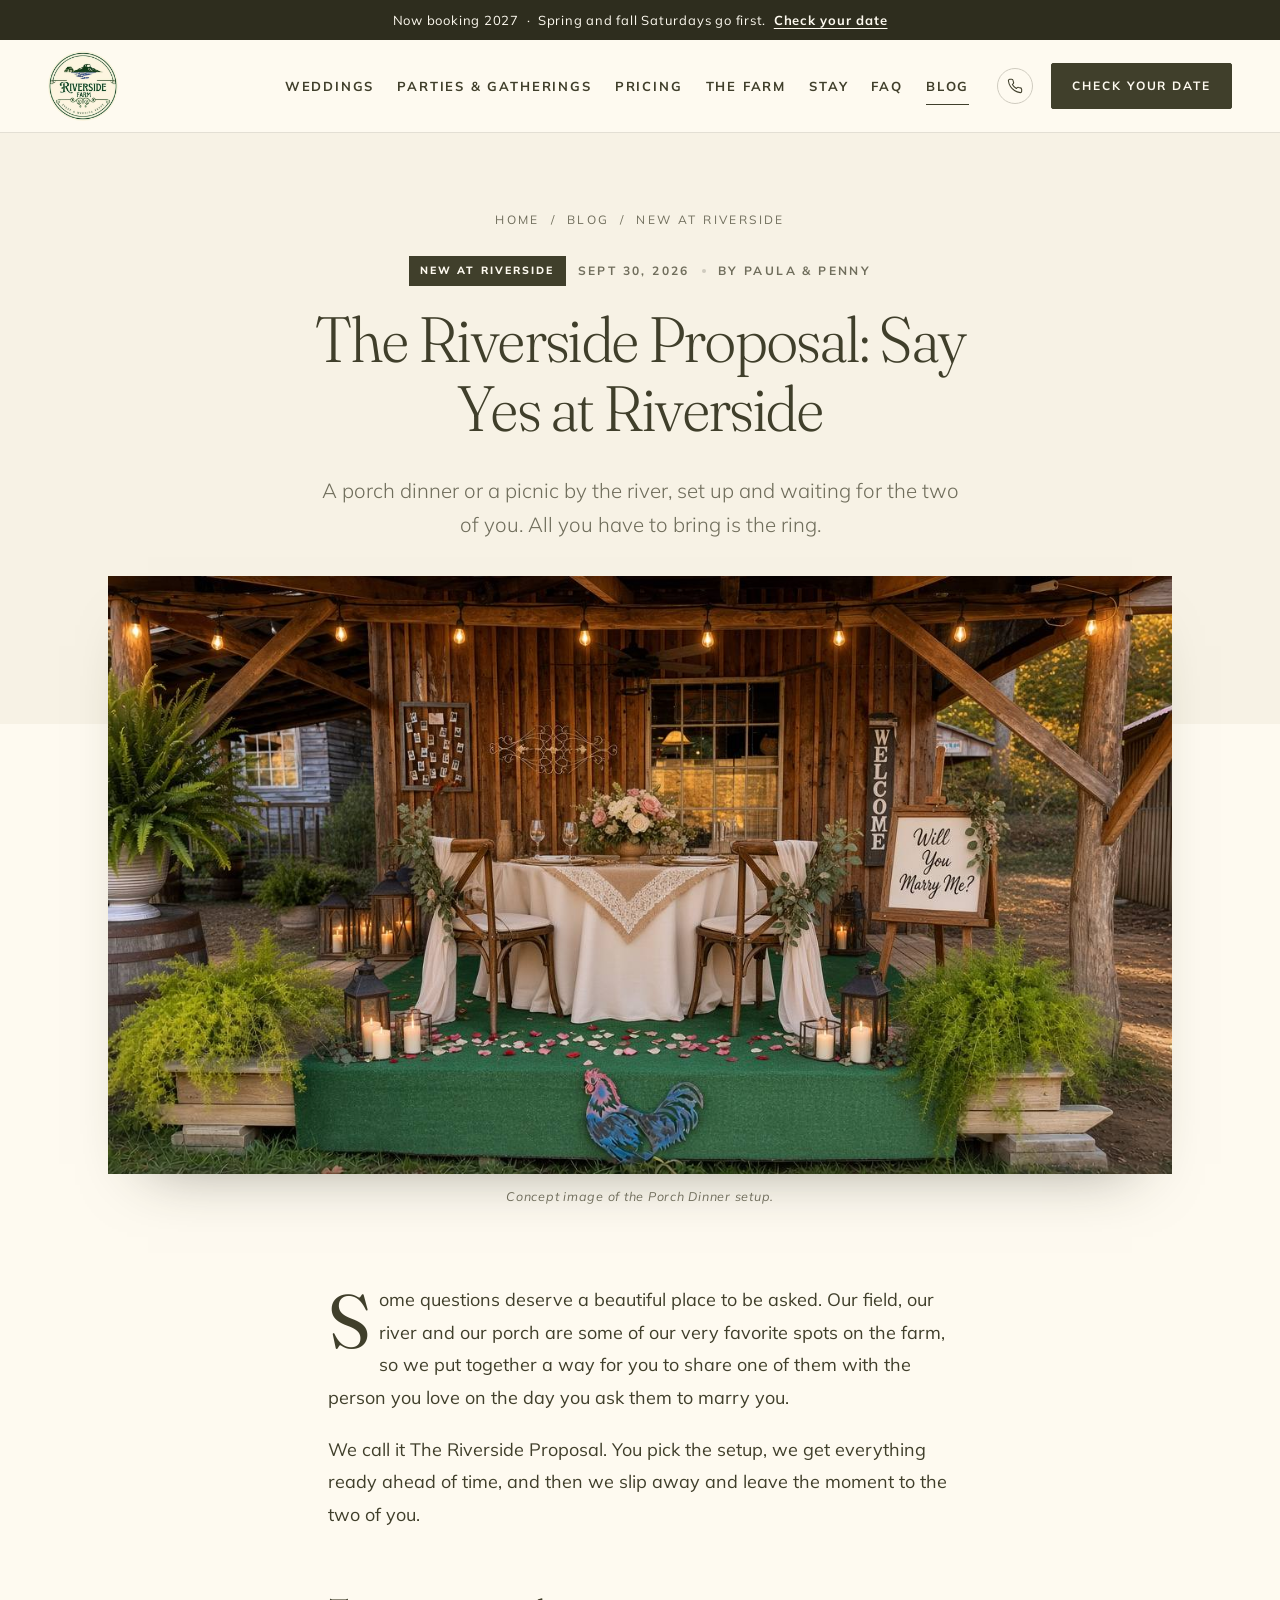
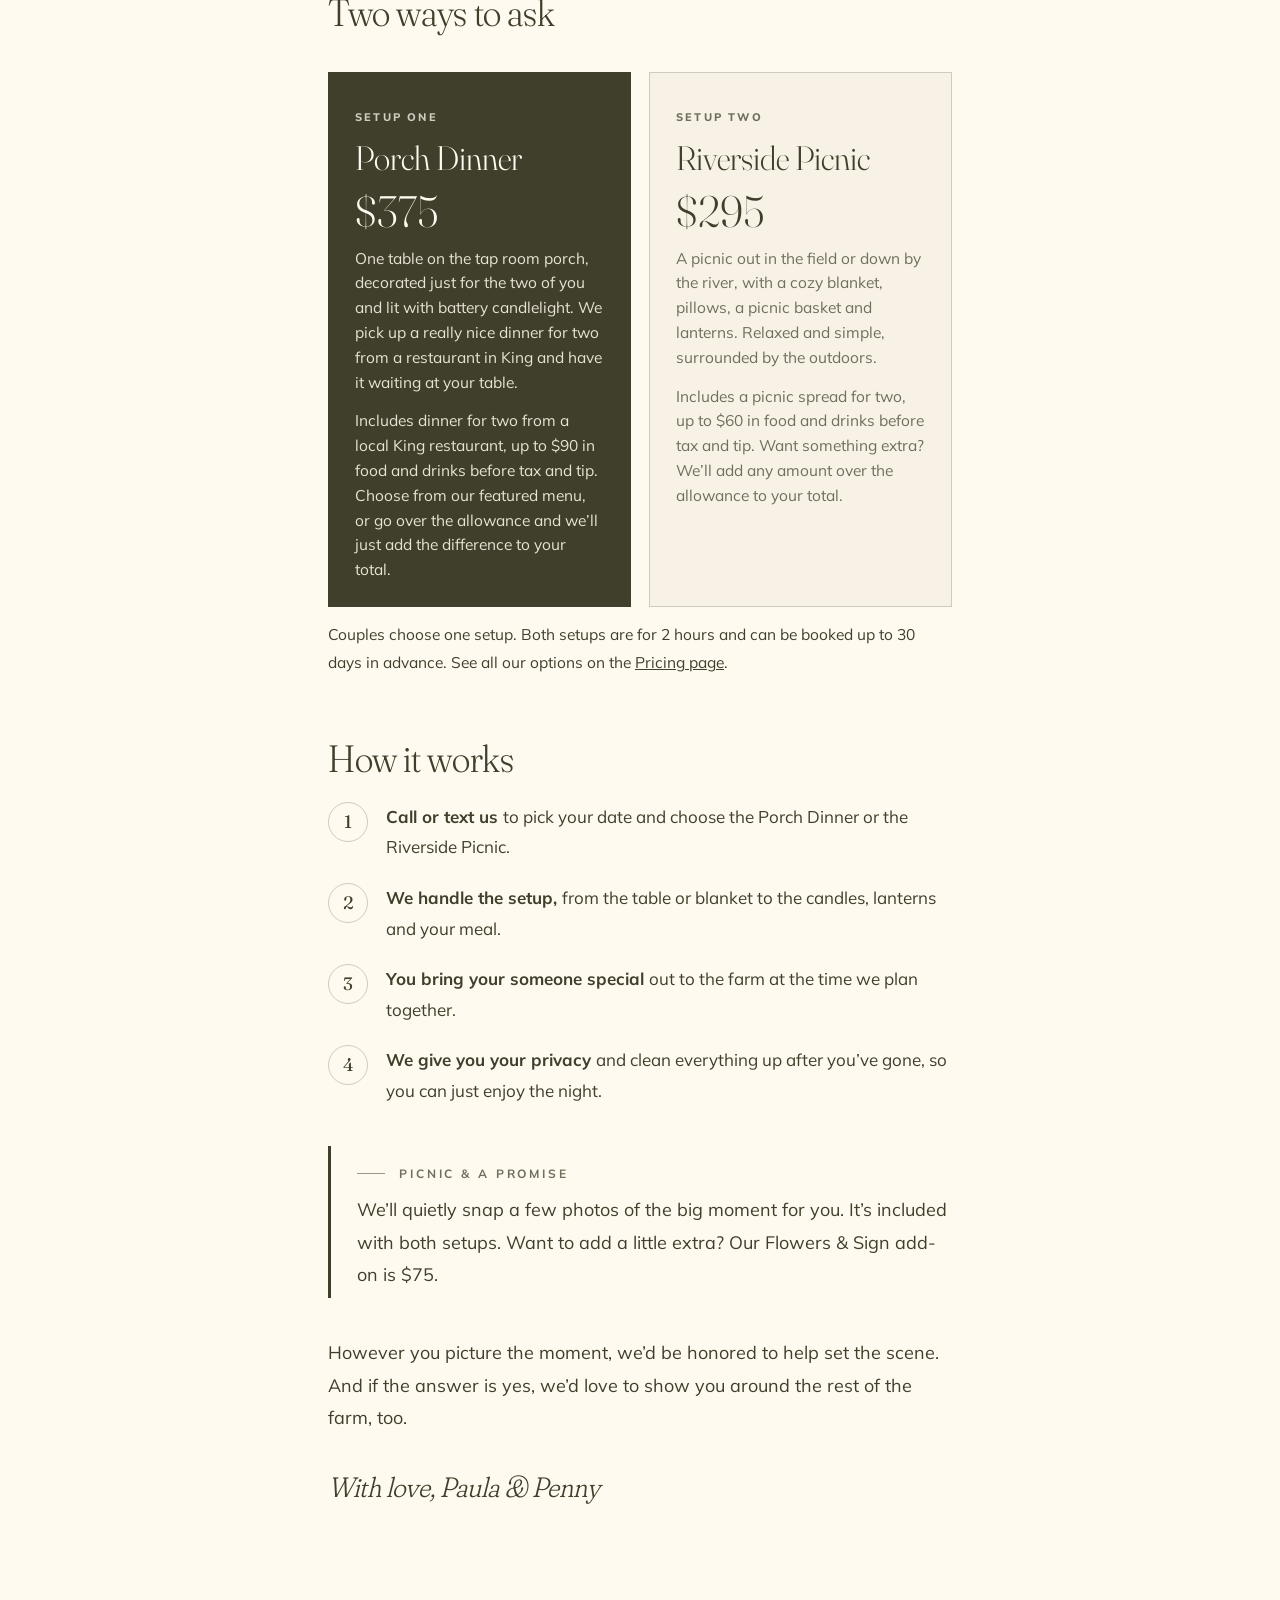
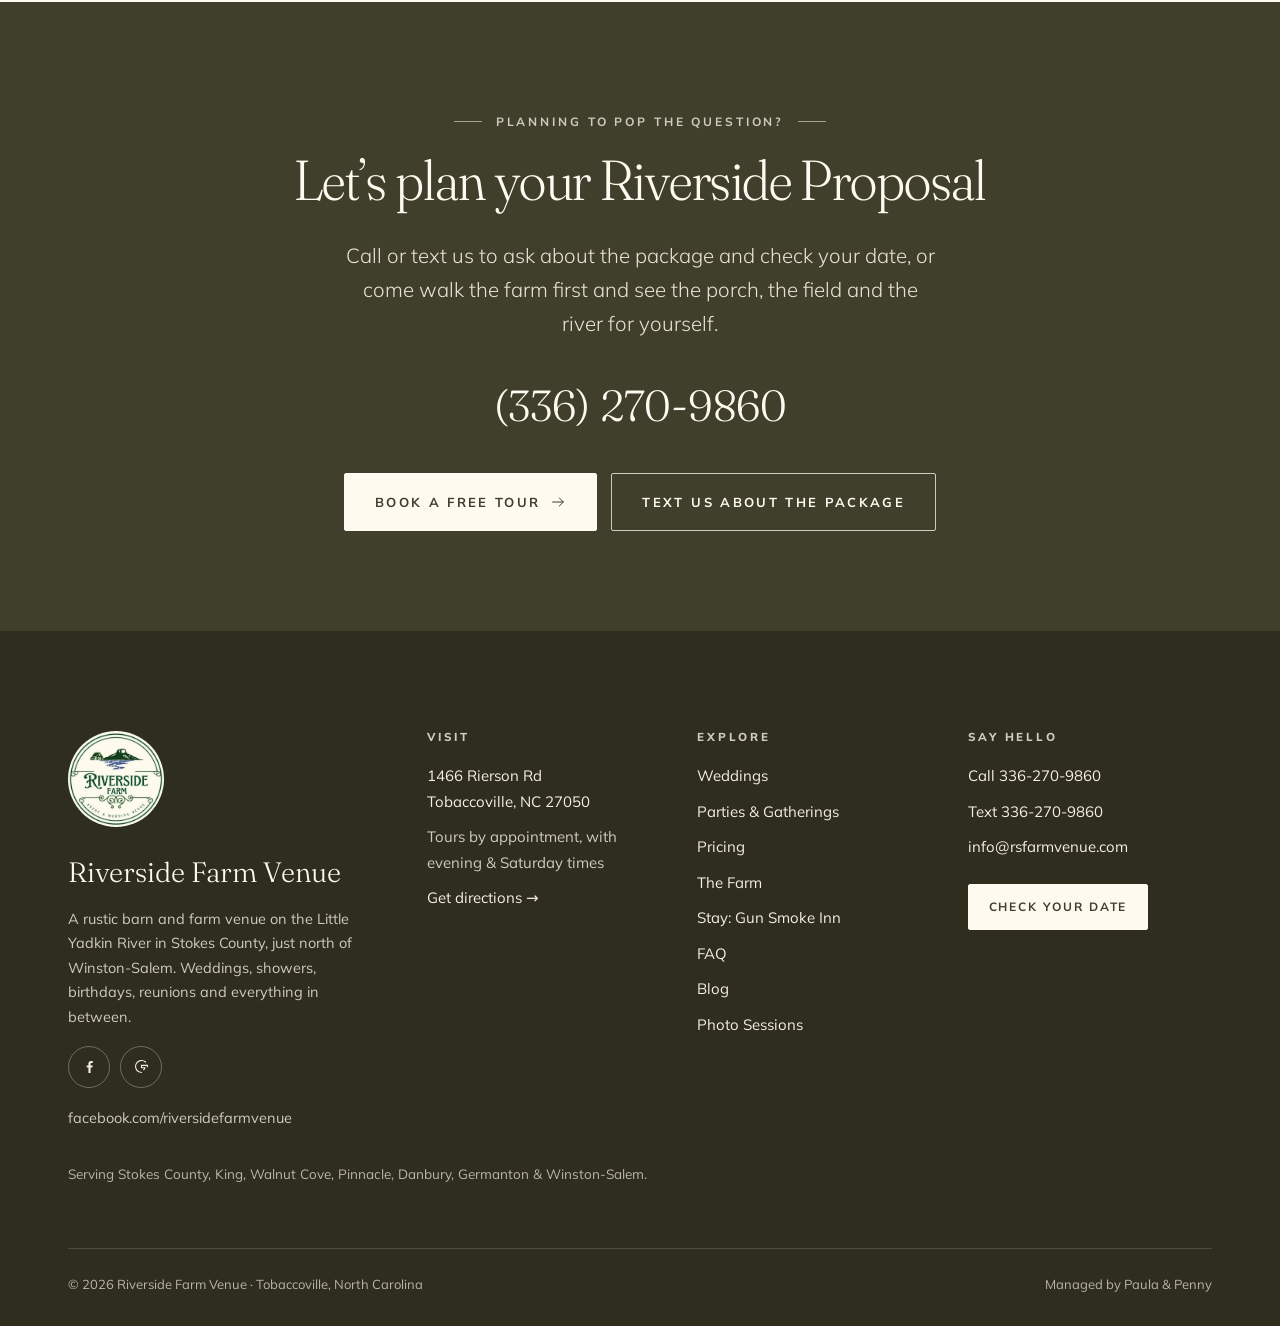
<file: blog/riverside-proposal/index.html>
<!doctype html>
<html lang="en">
<head>
<meta charset="utf-8">
<meta name="robots" content="noindex, nofollow">
<meta name="viewport" content="width=device-width,initial-scale=1">
<title>The Riverside Proposal: Say Yes at Riverside | Riverside Farm Venue</title>
<meta name="description" content="A Porch Dinner ($375) or Riverside Picnic ($295) proposal setup at Riverside Farm Venue in Tobaccoville, NC. 2 hours, book up to 30 days ahead.">
<link rel="stylesheet" href="../../css/site.css">
<link rel="stylesheet" href="../../blog/css/blog.css">
</head>
<body>

<div class="announce">Now booking 2027<span class="hide-sm"> &nbsp;·&nbsp; Spring and fall Saturdays go first.</span> &nbsp;<a href="../../check-your-date.html">Check your date</a></div>
<header class="site-header">
  <div class="hdr">
    <a class="brand" href="../../index.html" aria-label="Riverside Farm Venue home">
      <img src="../../img/logo.jpg" alt="Riverside Farm Event &amp; Wedding Venue badge logo" width="70" height="70">
      <span class="brand-text">Riverside Farm<small>Event &amp; Wedding Venue</small></span>
    </a>
    <nav class="nav" aria-label="Main"><a href="../../weddings.html">Weddings</a><a href="../../parties.html">Parties &amp; Gatherings</a><a href="../../pricing.html">Pricing</a><a href="../../the-farm.html">The Farm</a><a href="../../stay.html">Stay</a><a href="../../faq.html" >FAQ</a><a href="../../blog/" aria-current="page">Blog</a></nav>
    <div class="hdr-actions">
      <a class="hdr-phone" href="tel:+13362709860" aria-label="Call 336-270-9860"><span class="ic"><svg viewBox="0 0 24 24" fill="none" stroke="currentColor" stroke-width="1.6" stroke-linecap="round" stroke-linejoin="round"><path d="M22 16.9v3a2 2 0 0 1-2.2 2 19.8 19.8 0 0 1-8.6-3.1 19.5 19.5 0 0 1-6-6A19.8 19.8 0 0 1 2.1 4.2 2 2 0 0 1 4.1 2h3a2 2 0 0 1 2 1.7c.1.9.4 1.8.7 2.7a2 2 0 0 1-.5 2.1L8 9.8a16 16 0 0 0 6 6l1.3-1.3a2 2 0 0 1 2.1-.4c.9.3 1.8.6 2.7.7a2 2 0 0 1 1.7 2z"/></svg></span><span class="num">336-270-9860</span></a>
      <a class="btn btn-sm" href="../../check-your-date.html">Check Your Date</a>
      <button class="burger" data-menu="open" aria-label="Open menu" aria-expanded="false"><svg viewBox="0 0 24 24" fill="none" stroke="currentColor" stroke-width="1.5" stroke-linecap="round"><path d="M3 7h18M3 12h18M3 17h18"/></svg></button>
    </div>
  </div>
</header>
<div class="mobile-menu" id="mobile-menu" aria-label="Mobile menu">
  <div class="mm-top"><a href="../../index.html"><img src="../../img/logo.jpg" alt="Riverside Farm Venue"></a><button class="burger" data-menu="close" aria-label="Close menu"><svg viewBox="0 0 24 24" fill="none" stroke="currentColor" stroke-width="1.5" stroke-linecap="round"><path d="M5 5l14 14M19 5L5 19"/></svg></button></div>
  <nav><a href="../../index.html">Home</a><a href="../../weddings.html">Weddings</a><a href="../../parties.html">Parties &amp; Gatherings</a><a href="../../pricing.html">Pricing</a><a href="../../the-farm.html">The Farm</a><a href="../../stay.html">Stay</a><a href="../../faq.html" >FAQ</a><a href="../../blog/">Blog</a></nav>
  <div class="mm-foot">
    <a class="btn" href="../../check-your-date.html">Check Your Date</a>
    <a class="btn btn-outline" href="https://www.riversidefarmevents.com/service-page/preview-venue">Book a Free Tour</a>
    <a class="btn btn-outline" href="tel:+13362709860"><svg viewBox="0 0 24 24" fill="none" stroke="currentColor" stroke-width="1.6" stroke-linecap="round" stroke-linejoin="round"><path d="M22 16.9v3a2 2 0 0 1-2.2 2 19.8 19.8 0 0 1-8.6-3.1 19.5 19.5 0 0 1-6-6A19.8 19.8 0 0 1 2.1 4.2 2 2 0 0 1 4.1 2h3a2 2 0 0 1 2 1.7c.1.9.4 1.8.7 2.7a2 2 0 0 1-.5 2.1L8 9.8a16 16 0 0 0 6 6l1.3-1.3a2 2 0 0 1 2.1-.4c.9.3 1.8.6 2.7.7a2 2 0 0 1 1.7 2z"/></svg> Call or Text 336-270-9860</a>
    <p>1466 Rierson Rd, Tobaccoville, NC 27050</p>
  </div>
</div>
<main>

<article>
<header class="post-hero-band">
  <div class="post-hero" style="background:transparent">
    <div class="wrap-narrow center rv">
      <div class="crumbs"><a href="../../index.html">Home</a> &nbsp;/&nbsp; <a href="../../blog/">Blog</a> &nbsp;/&nbsp; New at Riverside</div>
      <div class="post-meta"><span class="badge">New at Riverside</span><time datetime="2026-09-30">Sept 30, 2026</time><span class="dot"></span><span>By Paula &amp; Penny</span></div>
      <h1>The Riverside Proposal: Say Yes at Riverside</h1>
      <p class="lead muted dek">A porch dinner or a picnic by the river, set up and waiting for the two of you. All you have to bring is the ring.</p>
    </div>
    <figure class="hero-fig rv">
      <img src="../../blog/img/riverside-proposal-concept.jpg" alt="Concept image: a table for two with a white cloth, flowers and candle lanterns on the tap room porch, with rose petals and a Will You Marry Me? sign on an easel" width="1280" height="720" style="aspect-ratio:16/9">
      <figcaption class="cap">Concept image of the Porch Dinner setup.</figcaption>
    </figure>
  </div>
</header>

<div class="article">
  <p class="first">Some questions deserve a beautiful place to be asked. Our field, our river and our porch are some of our very favorite spots on the farm, so we put together a way for you to share one of them with the person you love on the day you ask them to marry you.</p>
  <p>We call it The Riverside Proposal. You pick the setup, we get everything ready ahead of time, and then we slip away and leave the moment to the two of you.</p>

  <h2>Two ways to ask</h2>

  <div class="offer">
    <div class="opt-card feat">
      <span class="tag">Setup one</span>
      <div class="amt" style="font-size:34px">Porch Dinner</div>
      <div class="amt">$375</div>
      <p>One table on the tap room porch, decorated just for the two of you and lit with battery candlelight. We pick up a really nice dinner for two from a restaurant in King and have it waiting at your table.</p>
      <p style="margin-top:14px">Includes dinner for two from a local King restaurant, up to $90 in food and drinks before tax and tip. Choose from our featured menu, or go over the allowance and we&rsquo;ll just add the difference to your total.</p>
    </div>
    <div class="opt-card">
      <span class="tag">Setup two</span>
      <div class="amt" style="font-size:34px">Riverside Picnic</div>
      <div class="amt">$295</div>
      <p>A picnic out in the field or down by the river, with a cozy blanket, pillows, a picnic basket and lanterns. Relaxed and simple, surrounded by the outdoors.</p>
      <p style="margin-top:14px">Includes a picnic spread for two, up to $60 in food and drinks before tax and tip. Want something extra? We&rsquo;ll add any amount over the allowance to your total.</p>
    </div>
  </div>
  <p class="offer-note">Couples choose one setup. Both setups are for 2 hours and can be booked up to 30 days in advance. See all our options on the <a href="../../pricing.html#proposal">Pricing page</a>.</p>

  <h2>How it works</h2>
  <ol class="steps">
    <li><div><b>Call or text us</b>to pick your date and choose the Porch Dinner or the Riverside Picnic.</div></li>
    <li><div><b>We handle the setup,</b>from the table or blanket to the candles, lanterns and your meal.</div></li>
    <li><div><b>You bring your someone special</b>out to the farm at the time we plan together.</div></li>
    <li><div><b>We give you your privacy</b>and clean everything up after you&rsquo;ve gone, so you can just enjoy the night.</div></li>
  </ol>

  <div class="friday">
    <span class="eyebrow">Picnic &amp; a Promise</span>
    <p>We&rsquo;ll quietly snap a few photos of the big moment for you. It&rsquo;s included with both setups. Want to add a little extra? Our Flowers &amp; Sign add-on is $75.</p>
  </div>

  <p>However you picture the moment, we&rsquo;d be honored to help set the scene. And if the answer is yes, we&rsquo;d love to show you around the rest of the farm, too.</p>
  <p class="signoff">With love, Paula &amp; Penny</p>
</div>
</article>

<section class="post-cta">
  <div class="wrap-narrow center rv">
    <span class="eyebrow">Planning to pop the question?</span>
    <h2>Let&rsquo;s plan your Riverside Proposal</h2>
    <p class="lead">Call or text us to ask about the package and check your date, or come walk the farm first and see the porch, the field and the river for yourself.</p>
    <a class="phone-big" href="tel:+13362709860">(336) 270-9860</a>
    <div class="btn-row">
      <a class="btn btn-cream" href="https://www.riversidefarmevents.com/service-page/preview-venue">Book a Free Tour <svg viewBox="0 0 24 24" fill="none" stroke="currentColor" stroke-width="1.5" stroke-linecap="round" stroke-linejoin="round"><path d="M4 12h16M14 6l6 6-6 6"/></svg></a>
      <a class="btn btn-ghost" href="sms:+13362709860">Text Us About the Package</a>
    </div>
  </div>
</section>

</main>

<footer class="site-footer">
  <div class="wrap">
    <div class="ft">
      <div class="ft-brand">
        <img src="../../img/logo.jpg" alt="Riverside Farm Venue logo">
        <div class="ft-name">Riverside Farm Venue</div>
        <p>A rustic barn and farm venue on the Little Yadkin River in Stokes County, just north of Winston-Salem. Weddings, showers, birthdays, reunions and everything in between.</p>
        <div class="social">
          <a href="https://www.facebook.com/riversidefarmvenue" aria-label="Riverside Farm Venue on Facebook"><svg viewBox="0 0 24 24" fill="currentColor"><path d="M13.5 21v-7.5h2.6l.4-3h-3V8.6c0-.9.3-1.5 1.5-1.5h1.6V4.4c-.3 0-1.2-.1-2.3-.1-2.3 0-3.8 1.4-3.8 3.9v2.3H8v3h2.5V21z"/></svg></a>
          <a href="https://maps.google.com/?cid=12743851930745066282" aria-label="Riverside Farm Venue on Google"><svg viewBox="0 0 24 24" fill="none" stroke="currentColor" stroke-width="1.6" stroke-linecap="round"><path d="M20.5 12.2c0-.6 0-1.1-.2-1.7H12v3.3h4.8a4.2 4.2 0 0 1-1.8 2.7M12 20.5a8.5 8.5 0 1 1 5.7-14.8"/></svg></a>
        </div>
        <p class="serving"><a href="https://www.facebook.com/riversidefarmvenue" style="color:inherit">facebook.com/riversidefarmvenue</a></p>
      </div>
      <div>
        <h4>Visit</h4>
        <ul>
          <li><a href="https://maps.google.com/?cid=12743851930745066282">1466 Rierson Rd<br>Tobaccoville, NC 27050</a></li>
          <li style="color:#CFCBBF">Tours by appointment, with evening &amp; Saturday times</li>
          <li><a href="https://maps.google.com/?cid=12743851930745066282">Get directions →</a></li>
        </ul>
      </div>
      <div>
        <h4>Explore</h4>
        <ul>
          <li><a href="../../weddings.html">Weddings</a></li>
          <li><a href="../../parties.html">Parties &amp; Gatherings</a></li>
          <li><a href="../../pricing.html">Pricing</a></li>
          <li><a href="../../the-farm.html">The Farm</a></li>
          <li><a href="../../stay.html">Stay: Gun Smoke Inn</a></li>
          <li><a href="../../faq.html">FAQ</a></li>
          <li><a href="../../blog/">Blog</a></li>
          
          <li><a href="../../parties.html#photo-sessions">Photo Sessions</a></li>
        </ul>
      </div>
      <div>
        <h4>Say hello</h4>
        <ul>
          <li><a href="tel:+13362709860">Call 336-270-9860</a></li>
          <li><a href="sms:+13362709860">Text 336-270-9860</a></li>
          <li><a href="mailto:info@rsfarmvenue.com">info@rsfarmvenue.com</a></li>
          <li style="margin-top:14px"><a class="btn btn-cream btn-sm" href="../../check-your-date.html" style="color:#403F2B">Check Your Date</a></li>
        </ul>
      </div>
    </div>
    <p class="serving">Serving Stokes County, King, Walnut Cove, Pinnacle, Danbury, Germanton &amp; Winston-Salem.</p>
    <div class="ft-bottom">
      <span>© 2026 Riverside Farm Venue · Tobaccoville, North Carolina</span>
      <span>Managed by Paula &amp; Penny</span>
    </div>
  </div>
</footer>
<div class="mbar" role="navigation" aria-label="Quick actions">
  <a href="tel:+13362709860"><svg viewBox="0 0 24 24" fill="none" stroke="currentColor" stroke-width="1.6" stroke-linecap="round" stroke-linejoin="round"><path d="M22 16.9v3a2 2 0 0 1-2.2 2 19.8 19.8 0 0 1-8.6-3.1 19.5 19.5 0 0 1-6-6A19.8 19.8 0 0 1 2.1 4.2 2 2 0 0 1 4.1 2h3a2 2 0 0 1 2 1.7c.1.9.4 1.8.7 2.7a2 2 0 0 1-.5 2.1L8 9.8a16 16 0 0 0 6 6l1.3-1.3a2 2 0 0 1 2.1-.4c.9.3 1.8.6 2.7.7a2 2 0 0 1 1.7 2z"/></svg> Call / Text</a>
  <a class="cta" href="../../check-your-date.html"><svg viewBox="0 0 24 24" fill="none" stroke="currentColor" stroke-width="1.5" stroke-linecap="round" stroke-linejoin="round"><rect x="3" y="4.5" width="18" height="16.5" rx="1.5"/><path d="M3 9.5h18M8 2.5v4M16 2.5v4"/></svg> Check Your Date</a>
</div>
<script src="../../js/site.js"></script>
</body>
</html>
</file>
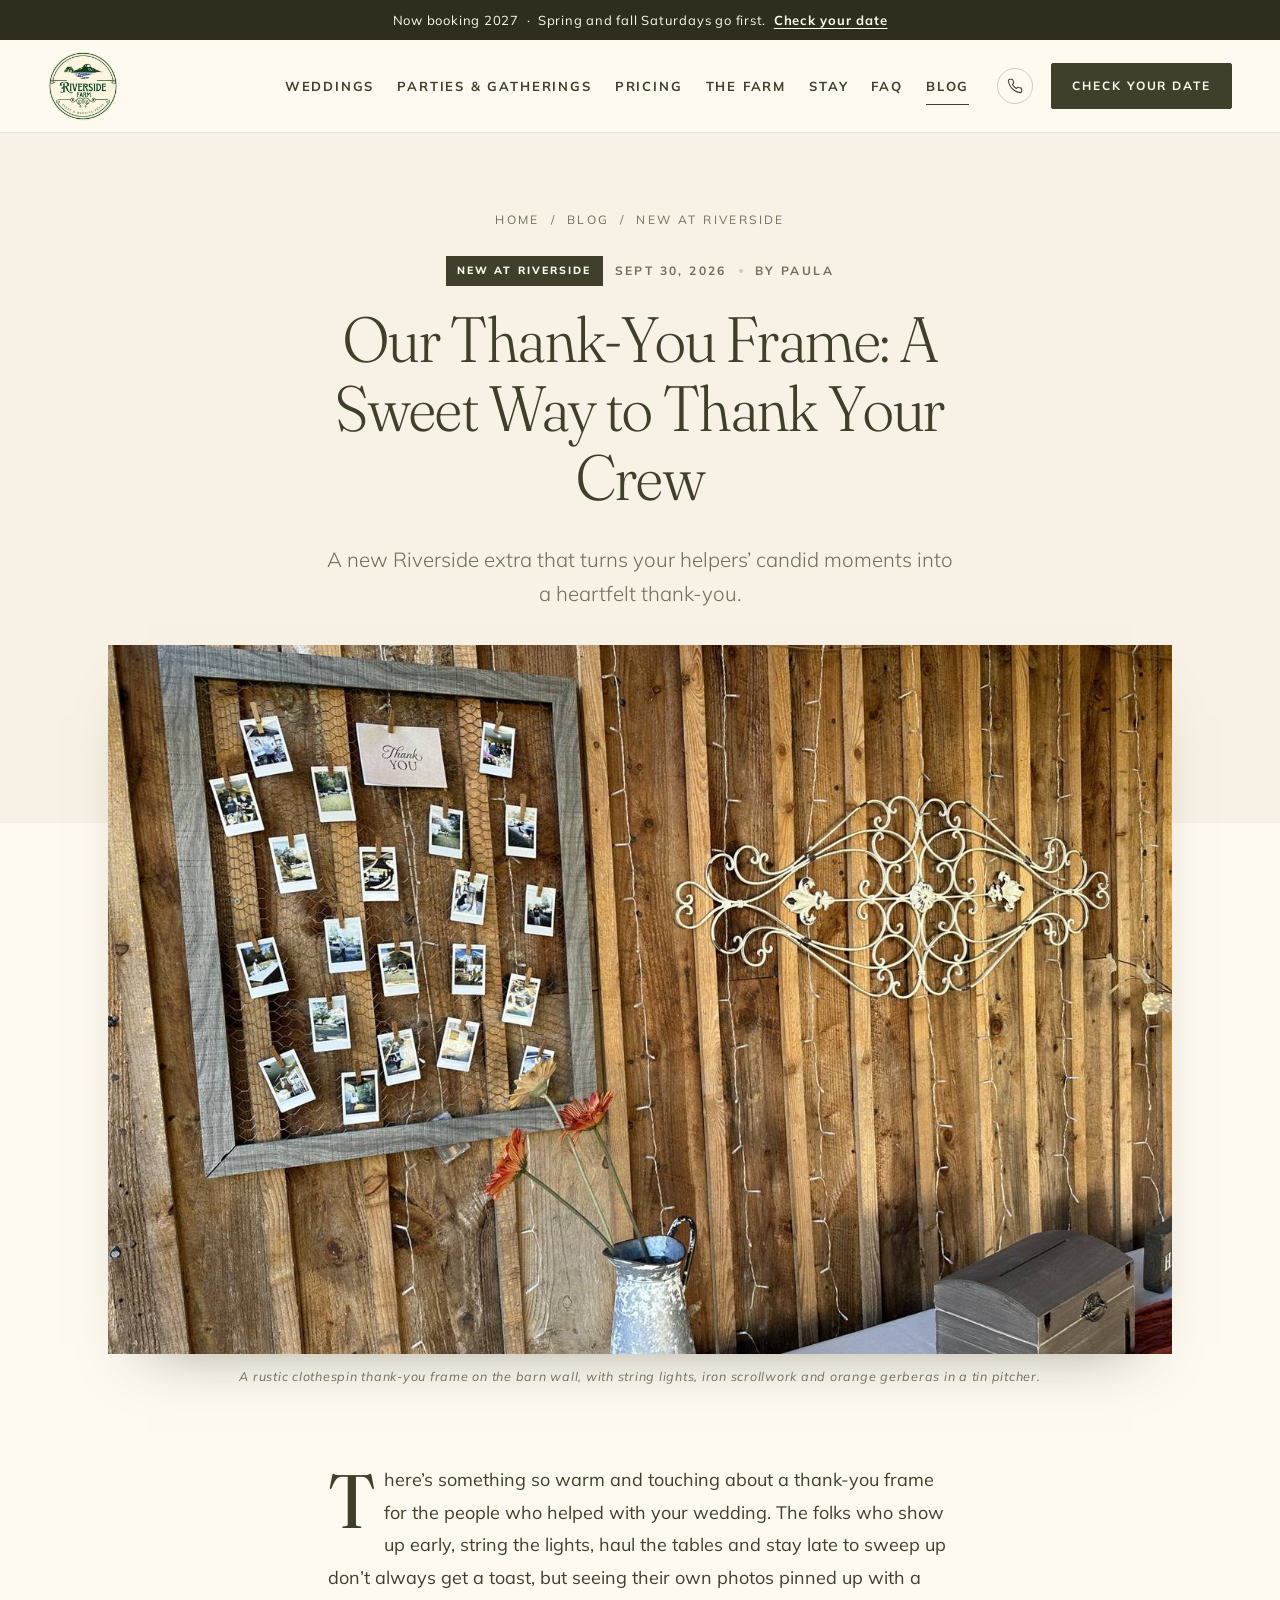
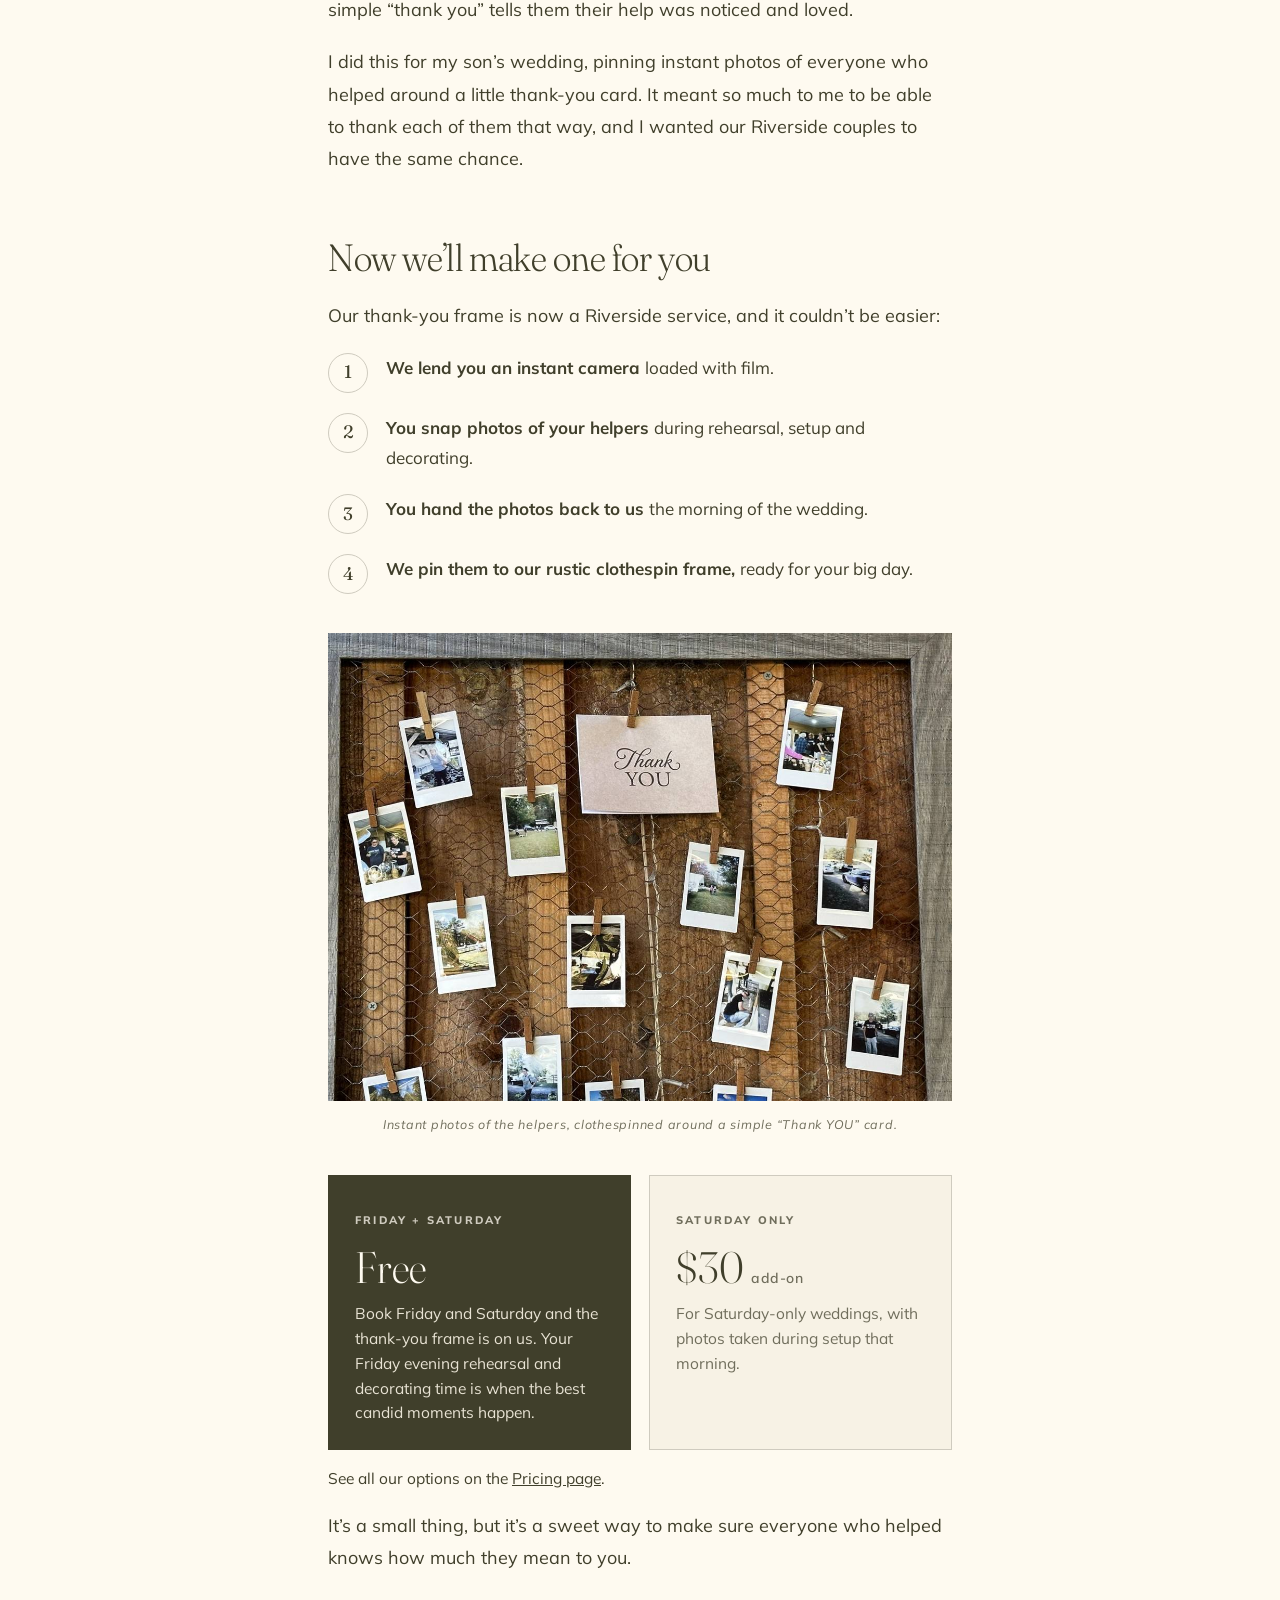
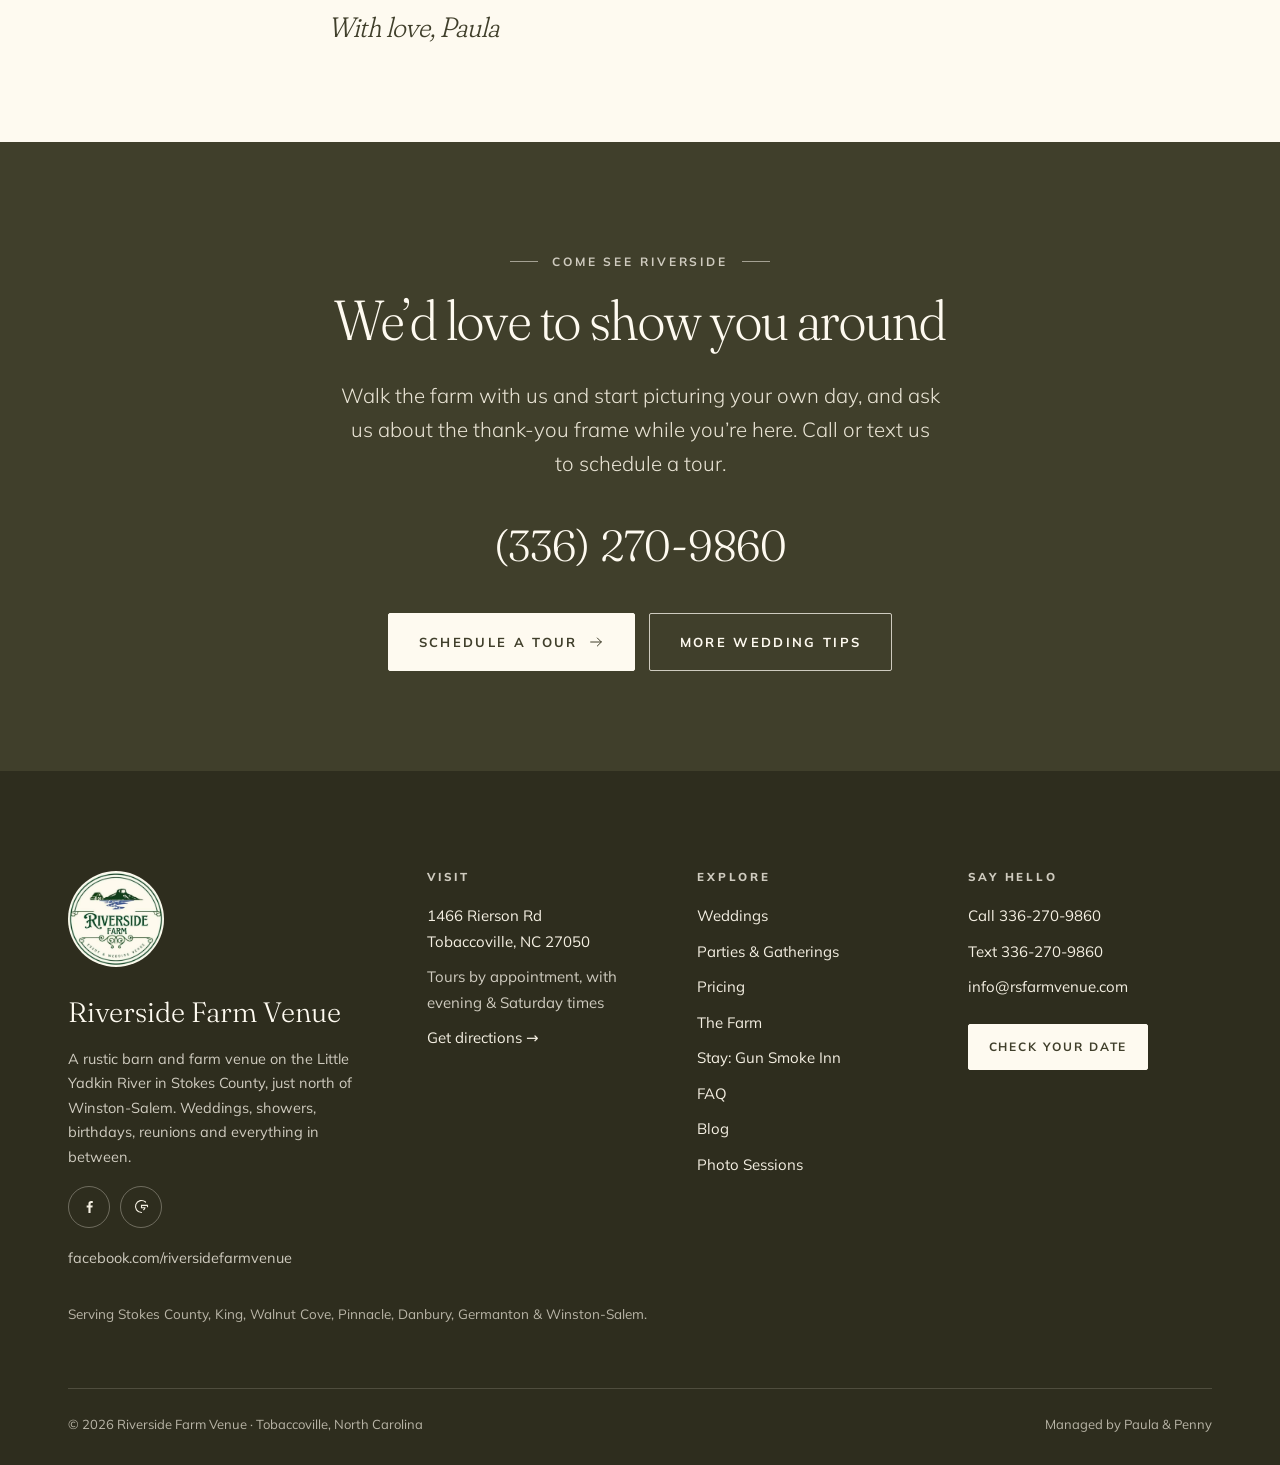
<file: blog/thank-you-frame/index.html>
<!doctype html>
<html lang="en">
<head>
<meta charset="utf-8">
<meta name="robots" content="noindex, nofollow">
<meta name="viewport" content="width=device-width,initial-scale=1">
<title>Our Thank-You Frame: A Sweet Way to Thank Your Crew | Riverside Farm Venue</title>
<meta name="description" content="Free with Friday + Saturday weddings, $30 for Saturday-only: instant photos of your helpers pinned to our rustic clothespin frame.">
<link rel="stylesheet" href="../../css/site.css">
<link rel="stylesheet" href="../../blog/css/blog.css">
</head>
<body>

<div class="announce">Now booking 2027<span class="hide-sm"> &nbsp;·&nbsp; Spring and fall Saturdays go first.</span> &nbsp;<a href="../../check-your-date.html">Check your date</a></div>
<header class="site-header">
  <div class="hdr">
    <a class="brand" href="../../index.html" aria-label="Riverside Farm Venue home">
      <img src="../../img/logo.jpg" alt="Riverside Farm Event &amp; Wedding Venue badge logo" width="70" height="70">
      <span class="brand-text">Riverside Farm<small>Event &amp; Wedding Venue</small></span>
    </a>
    <nav class="nav" aria-label="Main"><a href="../../weddings.html">Weddings</a><a href="../../parties.html">Parties &amp; Gatherings</a><a href="../../pricing.html">Pricing</a><a href="../../the-farm.html">The Farm</a><a href="../../stay.html">Stay</a><a href="../../faq.html" >FAQ</a><a href="../../blog/" aria-current="page">Blog</a></nav>
    <div class="hdr-actions">
      <a class="hdr-phone" href="tel:+13362709860" aria-label="Call 336-270-9860"><span class="ic"><svg viewBox="0 0 24 24" fill="none" stroke="currentColor" stroke-width="1.6" stroke-linecap="round" stroke-linejoin="round"><path d="M22 16.9v3a2 2 0 0 1-2.2 2 19.8 19.8 0 0 1-8.6-3.1 19.5 19.5 0 0 1-6-6A19.8 19.8 0 0 1 2.1 4.2 2 2 0 0 1 4.1 2h3a2 2 0 0 1 2 1.7c.1.9.4 1.8.7 2.7a2 2 0 0 1-.5 2.1L8 9.8a16 16 0 0 0 6 6l1.3-1.3a2 2 0 0 1 2.1-.4c.9.3 1.8.6 2.7.7a2 2 0 0 1 1.7 2z"/></svg></span><span class="num">336-270-9860</span></a>
      <a class="btn btn-sm" href="../../check-your-date.html">Check Your Date</a>
      <button class="burger" data-menu="open" aria-label="Open menu" aria-expanded="false"><svg viewBox="0 0 24 24" fill="none" stroke="currentColor" stroke-width="1.5" stroke-linecap="round"><path d="M3 7h18M3 12h18M3 17h18"/></svg></button>
    </div>
  </div>
</header>
<div class="mobile-menu" id="mobile-menu" aria-label="Mobile menu">
  <div class="mm-top"><a href="../../index.html"><img src="../../img/logo.jpg" alt="Riverside Farm Venue"></a><button class="burger" data-menu="close" aria-label="Close menu"><svg viewBox="0 0 24 24" fill="none" stroke="currentColor" stroke-width="1.5" stroke-linecap="round"><path d="M5 5l14 14M19 5L5 19"/></svg></button></div>
  <nav><a href="../../index.html">Home</a><a href="../../weddings.html">Weddings</a><a href="../../parties.html">Parties &amp; Gatherings</a><a href="../../pricing.html">Pricing</a><a href="../../the-farm.html">The Farm</a><a href="../../stay.html">Stay</a><a href="../../faq.html" >FAQ</a><a href="../../blog/">Blog</a></nav>
  <div class="mm-foot">
    <a class="btn" href="../../check-your-date.html">Check Your Date</a>
    <a class="btn btn-outline" href="https://www.riversidefarmevents.com/service-page/preview-venue">Book a Free Tour</a>
    <a class="btn btn-outline" href="tel:+13362709860"><svg viewBox="0 0 24 24" fill="none" stroke="currentColor" stroke-width="1.6" stroke-linecap="round" stroke-linejoin="round"><path d="M22 16.9v3a2 2 0 0 1-2.2 2 19.8 19.8 0 0 1-8.6-3.1 19.5 19.5 0 0 1-6-6A19.8 19.8 0 0 1 2.1 4.2 2 2 0 0 1 4.1 2h3a2 2 0 0 1 2 1.7c.1.9.4 1.8.7 2.7a2 2 0 0 1-.5 2.1L8 9.8a16 16 0 0 0 6 6l1.3-1.3a2 2 0 0 1 2.1-.4c.9.3 1.8.6 2.7.7a2 2 0 0 1 1.7 2z"/></svg> Call or Text 336-270-9860</a>
    <p>1466 Rierson Rd, Tobaccoville, NC 27050</p>
  </div>
</div>
<main>

<article>
<header class="post-hero-band">
  <div class="post-hero" style="background:transparent">
    <div class="wrap-narrow center rv">
      <div class="crumbs"><a href="../../index.html">Home</a> &nbsp;/&nbsp; <a href="../../blog/">Blog</a> &nbsp;/&nbsp; New at Riverside</div>
      <div class="post-meta"><span class="badge">New at Riverside</span><time datetime="2026-09-30">Sept 30, 2026</time><span class="dot"></span><span>By Paula</span></div>
      <h1>Our Thank-You Frame: A Sweet Way to Thank Your Crew</h1>
      <p class="lead muted dek">A new Riverside extra that turns your helpers&rsquo; candid moments into a heartfelt thank-you.</p>
    </div>
    <figure class="hero-fig rv">
      <img src="../../blog/img/thank-you-frame-hero.jpg" alt="Rustic wood frame with chicken wire and clothespinned instant photos around a Thank YOU card, hanging on a barn wall beside string lights, iron scrollwork and orange gerberas in a tin pitcher" width="1600" height="1200">
      <figcaption class="cap">A rustic clothespin thank-you frame on the barn wall, with string lights, iron scrollwork and orange gerberas in a tin pitcher.</figcaption>
    </figure>
  </div>
</header>

<div class="article">
  <p class="first">There&rsquo;s something so warm and touching about a thank-you frame for the people who helped with your wedding. The folks who show up early, string the lights, haul the tables and stay late to sweep up don&rsquo;t always get a toast, but seeing their own photos pinned up with a simple &ldquo;thank you&rdquo; tells them their help was noticed and loved.</p>
  <p>I did this for my son&rsquo;s wedding, pinning instant photos of everyone who helped around a little thank-you card. It meant so much to me to be able to thank each of them that way, and I wanted our Riverside couples to have the same chance.</p>

  <h2>Now we&rsquo;ll make one for you</h2>
  <p>Our thank-you frame is now a Riverside service, and it couldn&rsquo;t be easier:</p>
  <ol class="steps">
    <li><div><b>We lend you an instant camera</b>loaded with film.</div></li>
    <li><div><b>You snap photos of your helpers</b>during rehearsal, setup and decorating.</div></li>
    <li><div><b>You hand the photos back to us</b>the morning of the wedding.</div></li>
    <li><div><b>We pin them to our rustic clothespin frame,</b>ready for your big day.</div></li>
  </ol>

  <figure>
    <img src="../../blog/img/thank-you-frame-closeup.jpg" alt="Close-up of instant photos held with mini clothespins on chicken wire around a Thank YOU card" width="1600" height="1200">
    <figcaption class="cap">Instant photos of the helpers, clothespinned around a simple &ldquo;Thank YOU&rdquo; card.</figcaption>
  </figure>

  <div class="offer">
    <div class="opt-card feat">
      <span class="tag">Friday + Saturday</span>
      <div class="amt">Free</div>
      <p>Book Friday and Saturday and the thank-you frame is on us. Your Friday evening rehearsal and decorating time is when the best candid moments happen.</p>
    </div>
    <div class="opt-card">
      <span class="tag">Saturday only</span>
      <div class="amt">$30 <small>add-on</small></div>
      <p>For Saturday-only weddings, with photos taken during setup that morning.</p>
    </div>
  </div>
  <p class="offer-note">See all our options on the <a href="../../pricing.html">Pricing page</a>.</p>

  <p>It&rsquo;s a small thing, but it&rsquo;s a sweet way to make sure everyone who helped knows how much they mean to you.</p>
  <p class="signoff">With love, Paula</p>
</div>
</article>

<section class="post-cta">
  <div class="wrap-narrow center rv">
    <span class="eyebrow">Come see Riverside</span>
    <h2>We&rsquo;d love to show you around</h2>
    <p class="lead">Walk the farm with us and start picturing your own day, and ask us about the thank&#8209;you frame while you&rsquo;re here. Call or text us to schedule a tour.</p>
    <a class="phone-big" href="tel:+13362709860">(336) 270-9860</a>
    <div class="btn-row">
      <a class="btn btn-cream" href="https://www.riversidefarmevents.com/service-page/preview-venue">Schedule a Tour <svg viewBox="0 0 24 24" fill="none" stroke="currentColor" stroke-width="1.5" stroke-linecap="round" stroke-linejoin="round"><path d="M4 12h16M14 6l6 6-6 6"/></svg></a>
      <a class="btn btn-ghost" href="../../blog/">More Wedding Tips</a>
    </div>
  </div>
</section>

</main>

<footer class="site-footer">
  <div class="wrap">
    <div class="ft">
      <div class="ft-brand">
        <img src="../../img/logo.jpg" alt="Riverside Farm Venue logo">
        <div class="ft-name">Riverside Farm Venue</div>
        <p>A rustic barn and farm venue on the Little Yadkin River in Stokes County, just north of Winston-Salem. Weddings, showers, birthdays, reunions and everything in between.</p>
        <div class="social">
          <a href="https://www.facebook.com/riversidefarmvenue" aria-label="Riverside Farm Venue on Facebook"><svg viewBox="0 0 24 24" fill="currentColor"><path d="M13.5 21v-7.5h2.6l.4-3h-3V8.6c0-.9.3-1.5 1.5-1.5h1.6V4.4c-.3 0-1.2-.1-2.3-.1-2.3 0-3.8 1.4-3.8 3.9v2.3H8v3h2.5V21z"/></svg></a>
          <a href="https://maps.google.com/?cid=12743851930745066282" aria-label="Riverside Farm Venue on Google"><svg viewBox="0 0 24 24" fill="none" stroke="currentColor" stroke-width="1.6" stroke-linecap="round"><path d="M20.5 12.2c0-.6 0-1.1-.2-1.7H12v3.3h4.8a4.2 4.2 0 0 1-1.8 2.7M12 20.5a8.5 8.5 0 1 1 5.7-14.8"/></svg></a>
        </div>
        <p class="serving"><a href="https://www.facebook.com/riversidefarmvenue" style="color:inherit">facebook.com/riversidefarmvenue</a></p>
      </div>
      <div>
        <h4>Visit</h4>
        <ul>
          <li><a href="https://maps.google.com/?cid=12743851930745066282">1466 Rierson Rd<br>Tobaccoville, NC 27050</a></li>
          <li style="color:#CFCBBF">Tours by appointment, with evening &amp; Saturday times</li>
          <li><a href="https://maps.google.com/?cid=12743851930745066282">Get directions →</a></li>
        </ul>
      </div>
      <div>
        <h4>Explore</h4>
        <ul>
          <li><a href="../../weddings.html">Weddings</a></li>
          <li><a href="../../parties.html">Parties &amp; Gatherings</a></li>
          <li><a href="../../pricing.html">Pricing</a></li>
          <li><a href="../../the-farm.html">The Farm</a></li>
          <li><a href="../../stay.html">Stay: Gun Smoke Inn</a></li>
          <li><a href="../../faq.html">FAQ</a></li>
          <li><a href="../../blog/">Blog</a></li>
          
          <li><a href="../../parties.html#photo-sessions">Photo Sessions</a></li>
        </ul>
      </div>
      <div>
        <h4>Say hello</h4>
        <ul>
          <li><a href="tel:+13362709860">Call 336-270-9860</a></li>
          <li><a href="sms:+13362709860">Text 336-270-9860</a></li>
          <li><a href="mailto:info@rsfarmvenue.com">info@rsfarmvenue.com</a></li>
          <li style="margin-top:14px"><a class="btn btn-cream btn-sm" href="../../check-your-date.html" style="color:#403F2B">Check Your Date</a></li>
        </ul>
      </div>
    </div>
    <p class="serving">Serving Stokes County, King, Walnut Cove, Pinnacle, Danbury, Germanton &amp; Winston-Salem.</p>
    <div class="ft-bottom">
      <span>© 2026 Riverside Farm Venue · Tobaccoville, North Carolina</span>
      <span>Managed by Paula &amp; Penny</span>
    </div>
  </div>
</footer>
<div class="mbar" role="navigation" aria-label="Quick actions">
  <a href="tel:+13362709860"><svg viewBox="0 0 24 24" fill="none" stroke="currentColor" stroke-width="1.6" stroke-linecap="round" stroke-linejoin="round"><path d="M22 16.9v3a2 2 0 0 1-2.2 2 19.8 19.8 0 0 1-8.6-3.1 19.5 19.5 0 0 1-6-6A19.8 19.8 0 0 1 2.1 4.2 2 2 0 0 1 4.1 2h3a2 2 0 0 1 2 1.7c.1.9.4 1.8.7 2.7a2 2 0 0 1-.5 2.1L8 9.8a16 16 0 0 0 6 6l1.3-1.3a2 2 0 0 1 2.1-.4c.9.3 1.8.6 2.7.7a2 2 0 0 1 1.7 2z"/></svg> Call / Text</a>
  <a class="cta" href="../../check-your-date.html"><svg viewBox="0 0 24 24" fill="none" stroke="currentColor" stroke-width="1.5" stroke-linecap="round" stroke-linejoin="round"><rect x="3" y="4.5" width="18" height="16.5" rx="1.5"/><path d="M3 9.5h18M8 2.5v4M16 2.5v4"/></svg> Check Your Date</a>
</div>
<script src="../../js/site.js"></script>
</body>
</html>
</file>
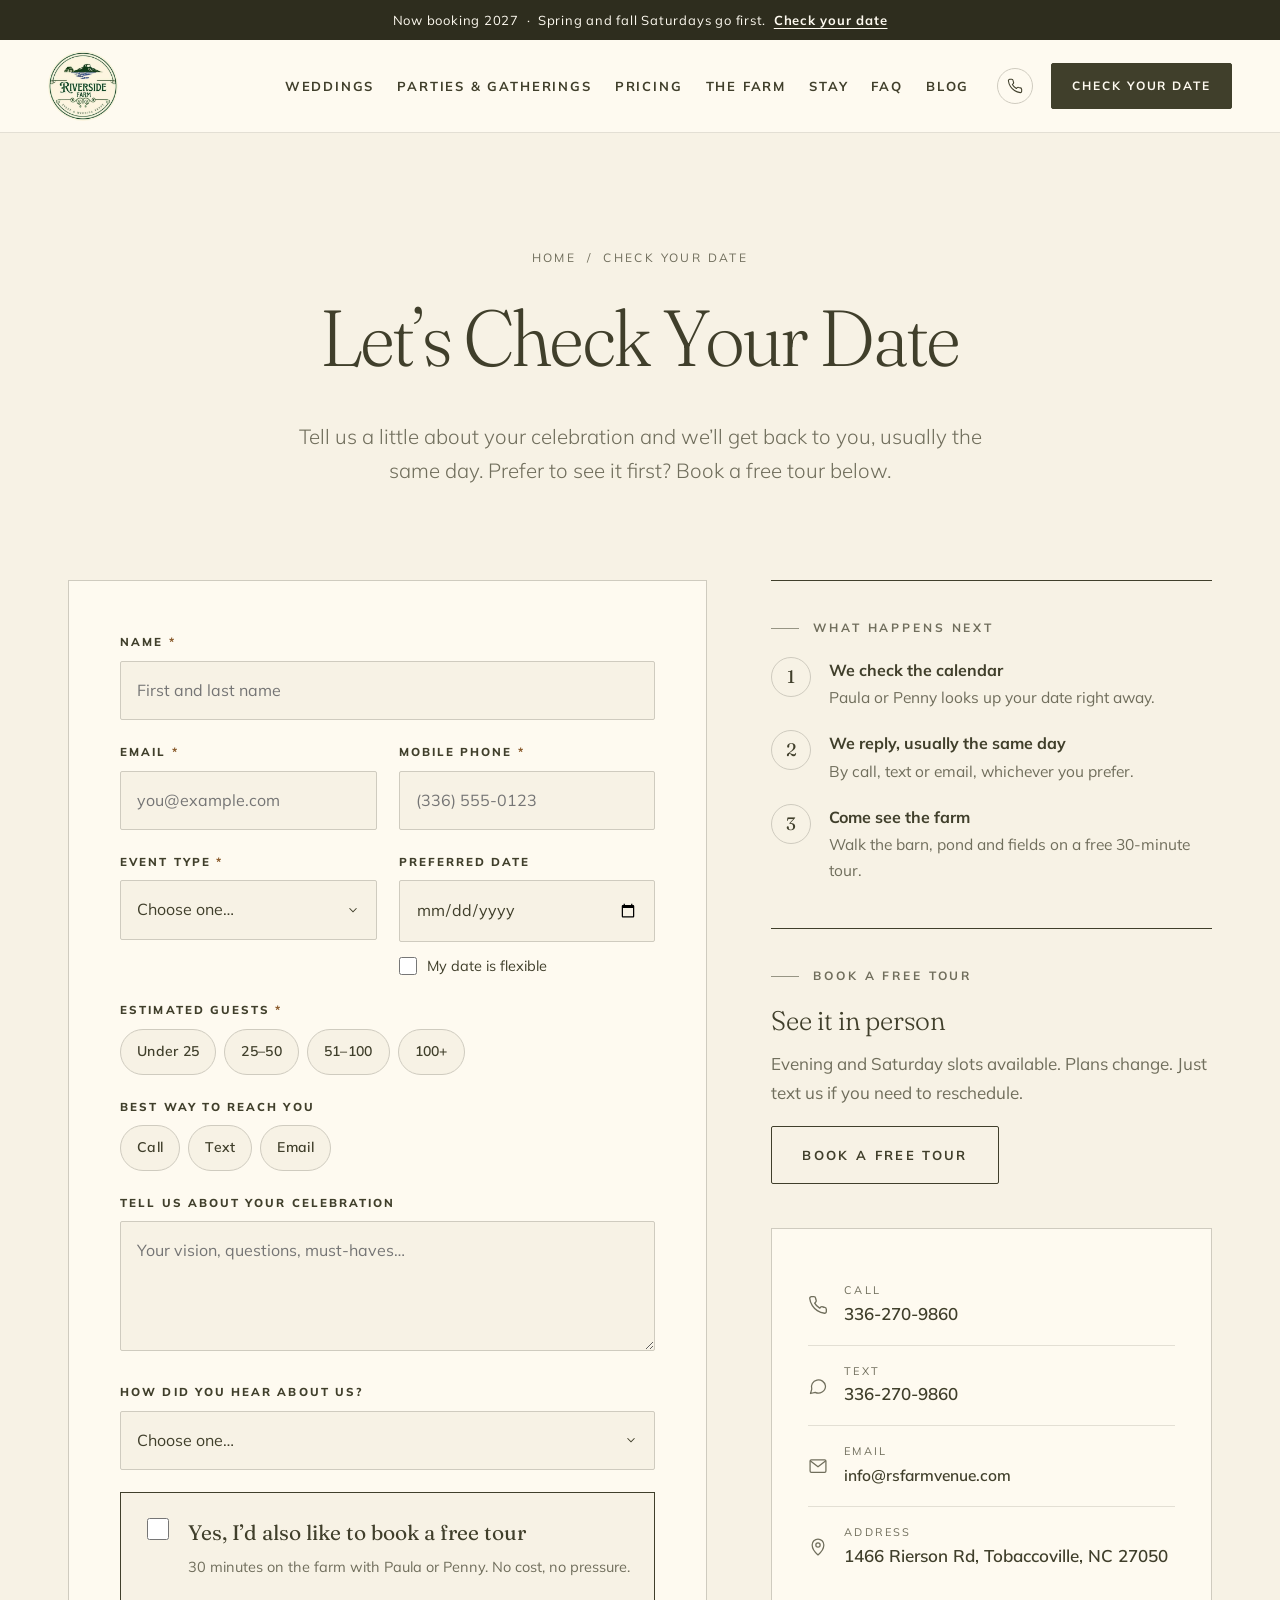
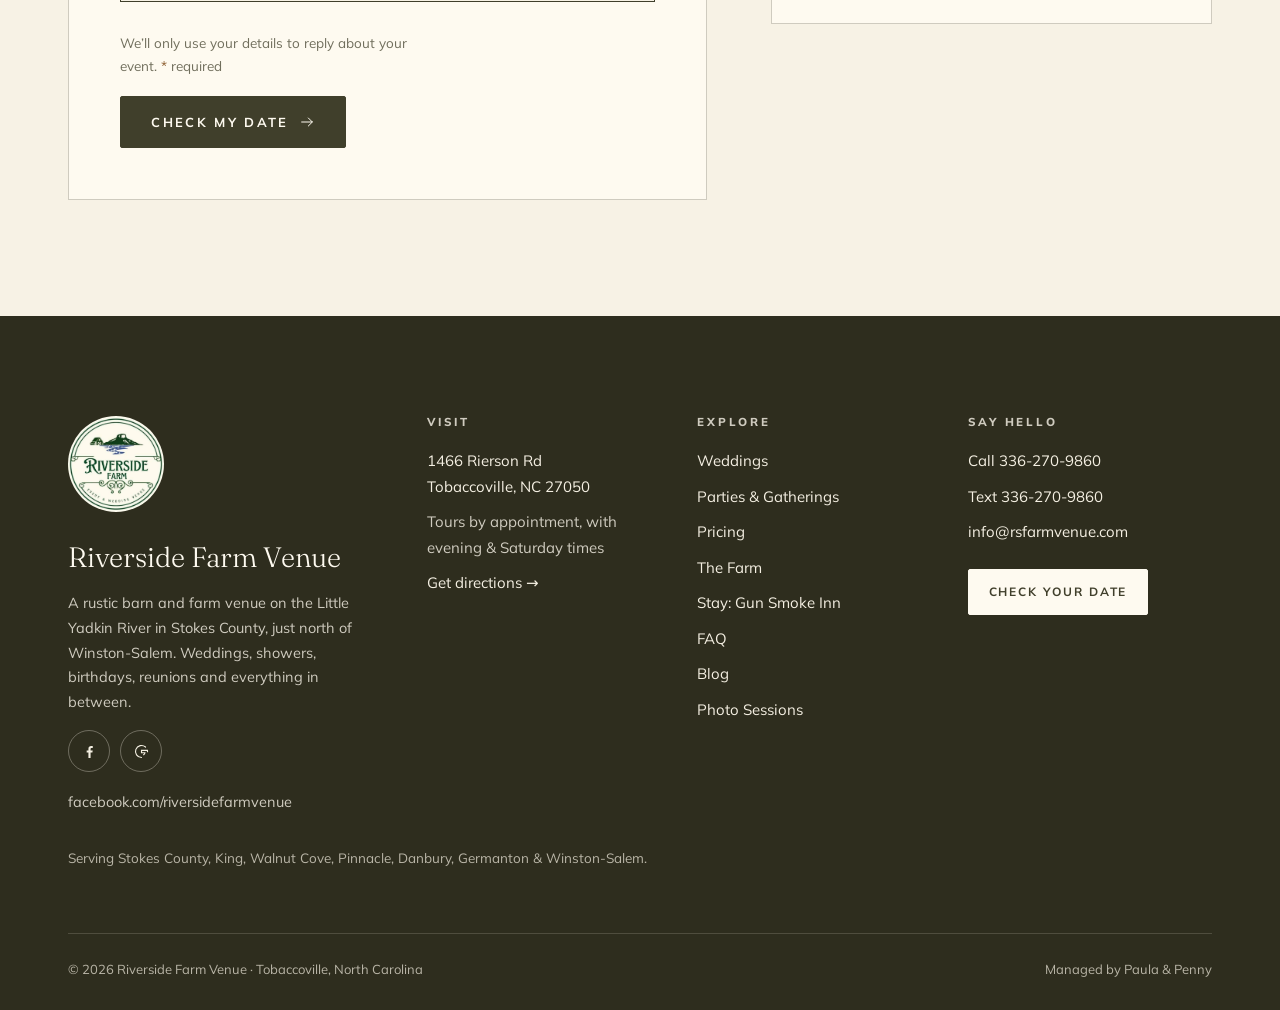
<file: check-your-date.html>
<!doctype html>
<html lang="en">
<head>
<meta charset="utf-8">
<meta name="robots" content="noindex, nofollow">
<meta name="viewport" content="width=device-width,initial-scale=1">
<title>Check Your Date &amp; Book a Free Tour | Riverside Farm Venue</title>
<meta name="description" content="Tell us your date and guest count and we&rsquo;ll get right back to you, or book a free tour of Riverside Farm Venue near Winston-Salem, NC.">
<link rel="stylesheet" href="css/site.css">
</head>
<body>

<div class="announce">Now booking 2027<span class="hide-sm"> &nbsp;·&nbsp; Spring and fall Saturdays go first.</span> &nbsp;<a href="check-your-date.html">Check your date</a></div>
<header class="site-header">
  <div class="hdr">
    <a class="brand" href="index.html" aria-label="Riverside Farm Venue home">
      <img src="img/logo.jpg" alt="Riverside Farm Event &amp; Wedding Venue badge logo" width="70" height="70">
      <span class="brand-text">Riverside Farm<small>Event &amp; Wedding Venue</small></span>
    </a>
    <nav class="nav" aria-label="Main"><a href="weddings.html">Weddings</a><a href="parties.html">Parties &amp; Gatherings</a><a href="pricing.html">Pricing</a><a href="the-farm.html">The Farm</a><a href="stay.html">Stay</a><a href="faq.html">FAQ</a><a href="blog/">Blog</a></nav>
    <div class="hdr-actions">
      <a class="hdr-phone" href="tel:+13362709860" aria-label="Call 336-270-9860"><span class="ic"><svg viewBox="0 0 24 24" fill="none" stroke="currentColor" stroke-width="1.6" stroke-linecap="round" stroke-linejoin="round"><path d="M22 16.9v3a2 2 0 0 1-2.2 2 19.8 19.8 0 0 1-8.6-3.1 19.5 19.5 0 0 1-6-6A19.8 19.8 0 0 1 2.1 4.2 2 2 0 0 1 4.1 2h3a2 2 0 0 1 2 1.7c.1.9.4 1.8.7 2.7a2 2 0 0 1-.5 2.1L8 9.8a16 16 0 0 0 6 6l1.3-1.3a2 2 0 0 1 2.1-.4c.9.3 1.8.6 2.7.7a2 2 0 0 1 1.7 2z"/></svg></span><span class="num">336-270-9860</span></a>
      <a class="btn btn-sm" href="check-your-date.html">Check Your Date</a>
      <button class="burger" data-menu="open" aria-label="Open menu" aria-expanded="false"><svg viewBox="0 0 24 24" fill="none" stroke="currentColor" stroke-width="1.5" stroke-linecap="round"><path d="M3 7h18M3 12h18M3 17h18"/></svg></button>
    </div>
  </div>
</header>
<div class="mobile-menu" id="mobile-menu" aria-label="Mobile menu">
  <div class="mm-top"><a href="index.html"><img src="img/logo.jpg" alt="Riverside Farm Venue"></a><button class="burger" data-menu="close" aria-label="Close menu"><svg viewBox="0 0 24 24" fill="none" stroke="currentColor" stroke-width="1.5" stroke-linecap="round"><path d="M5 5l14 14M19 5L5 19"/></svg></button></div>
  <nav><a href="index.html">Home</a><a href="weddings.html">Weddings</a><a href="parties.html">Parties &amp; Gatherings</a><a href="pricing.html">Pricing</a><a href="the-farm.html">The Farm</a><a href="stay.html">Stay</a><a href="faq.html">FAQ</a><a href="blog/">Blog</a></nav>
  <div class="mm-foot">
    <a class="btn" href="check-your-date.html">Check Your Date</a>
    <a class="btn btn-outline" href="https://www.riversidefarmevents.com/service-page/preview-venue">Book a Free Tour</a>
    <a class="btn btn-outline" href="tel:+13362709860"><svg viewBox="0 0 24 24" fill="none" stroke="currentColor" stroke-width="1.6" stroke-linecap="round" stroke-linejoin="round"><path d="M22 16.9v3a2 2 0 0 1-2.2 2 19.8 19.8 0 0 1-8.6-3.1 19.5 19.5 0 0 1-6-6A19.8 19.8 0 0 1 2.1 4.2 2 2 0 0 1 4.1 2h3a2 2 0 0 1 2 1.7c.1.9.4 1.8.7 2.7a2 2 0 0 1-.5 2.1L8 9.8a16 16 0 0 0 6 6l1.3-1.3a2 2 0 0 1 2.1-.4c.9.3 1.8.6 2.7.7a2 2 0 0 1 1.7 2z"/></svg> Call or Text 336-270-9860</a>
    <p>1466 Rierson Rd, Tobaccoville, NC 27050</p>
  </div>
</div>
<main>

<section class="sec" style="padding-bottom:30px;background:var(--cream-2)">
  <div class="wrap-narrow center rv">
    <div class="crumbs"><a href="index.html">Home</a> &nbsp;/&nbsp; Check Your Date</div>
    <h1>Let&rsquo;s Check Your Date</h1>
    <p class="lead muted">Tell us a little about your celebration and we&rsquo;ll get back to you, usually the same day. Prefer to see it first? Book a free tour below.</p>
  </div>
</section>
<section class="sec" style="padding-top:40px;background:var(--cream-2)">
  <div class="wrap form-layout">
    <div class="form-card rv">
      <form id="inquiry" novalidate>
        <input type="text" name="_honey" style="display:none" tabindex="-1" autocomplete="off">
        <div class="fgrid">
          <div class="field full"><label for="f-name">Name <i>*</i></label><input id="f-name" name="name" autocomplete="name" placeholder="First and last name" required></div>
          <div class="field"><label for="f-email">Email <i>*</i></label><input id="f-email" name="email" type="email" autocomplete="email" placeholder="you@example.com" required></div>
          <div class="field"><label for="f-phone">Mobile phone <i>*</i></label><input id="f-phone" name="phone" type="tel" autocomplete="tel" placeholder="(336) 555-0123" required></div>
          <div class="field"><label for="f-type">Event type <i>*</i></label>
            <select id="f-type" name="type" required><option value="">Choose one…</option><option>Wedding</option><option>Friday Micro Wedding</option><option>Elopement / Vow renewal</option><option>Shower</option><option>Birthday</option><option>Reunion</option><option>Church / Corporate</option><option>Photo session</option><option>Other</option></select></div>
          <div class="field"><label for="f-date">Preferred date</label><input id="f-date" name="date" type="date"><label class="check"><input type="checkbox" name="flexible"> My date is flexible</label></div>
          <div class="field full"><span class="lab">Estimated guests <i>*</i></span><div class="pills"><label><input type="radio" name="guests" value="Under 25"><span>Under 25</span></label><label><input type="radio" name="guests" value="25–50"><span>25–50</span></label><label><input type="radio" name="guests" value="51–100"><span>51–100</span></label><label><input type="radio" name="guests" value="100+"><span>100+</span></label></div></div>
          <div class="field full"><span class="lab">Best way to reach you</span><div class="pills"><label><input type="radio" name="reach" value="Call"><span>Call</span></label><label><input type="radio" name="reach" value="Text"><span>Text</span></label><label><input type="radio" name="reach" value="Email"><span>Email</span></label></div></div>
          <div class="field full"><label for="f-msg">Tell us about your celebration</label><textarea id="f-msg" name="message" placeholder="Your vision, questions, must-haves…"></textarea></div>
          <div class="field full"><label for="f-heard">How did you hear about us?</label>
            <select id="f-heard" name="heard"><option value="">Choose one…</option><option>Google</option><option>Facebook</option><option>Friend or family</option><option>The Knot / WeddingWire</option><option>Drove by</option><option>Other</option></select></div>
          <div class="field full">
            <label class="tour-opt" for="tour"><input type="checkbox" id="tour" name="tour"><div><b>Yes, I&rsquo;d also like to book a free tour</b><span>30 minutes on the farm with Paula or Penny. No cost, no pressure.</span></div></label>
            <div id="tour-block" style="display:none;padding:22px;border:1px solid var(--olive);border-top:0;background:var(--cream)">
              <span class="lab">Pick a time that suits you</span>
              <p style="margin:0 0 10px"><a class="btn btn-sm" href="https://www.riversidefarmevents.com/service-page/preview-venue" target="_blank" rel="noopener">Choose a tour time on our calendar</a></p>
              <p class="muted" style="font-size:14px;margin:0">Evening &amp; Saturday slots available. Plans change. Just text us if you need to reschedule.</p>
            </div>
          </div>
        </div>
        <p id="form-error" role="alert" style="display:none;color:#8A5A2B;margin:0 0 12px">Sorry, that didn&rsquo;t go through. Please call or text 336-270-9860 or email <a href="mailto:info@rsfarmvenue.com">info@rsfarmvenue.com</a>.</p>
        <div class="form-foot"><small>We&rsquo;ll only use your details to reply about your event. <i style="font-style:normal;color:#8A5A2B">*</i> required</small><button class="btn" type="submit">Check My Date <svg viewBox="0 0 24 24" fill="none" stroke="currentColor" stroke-width="1.5" stroke-linecap="round" stroke-linejoin="round"><path d="M4 12h16M14 6l6 6-6 6"/></svg></button></div>
      </form>
      <div class="thanks">
        <span class="eyebrow">Inquiry received</span>
        <h2>Thanks<span id="thanks-name"></span>!</h2>
        <p class="lead muted">Paula or Penny will reach out soon. Want to see the farm? Book a free tour. Want the details now? See our <a href="pricing.html">Pricing page</a>.</p>
        <div class="btn-row" style="justify-content:center;margin-top:24px"><a class="btn" href="https://www.riversidefarmevents.com/service-page/preview-venue">Book a Free Tour</a><a class="btn btn-outline" href="pricing.html">See Pricing</a></div>
        <p class="muted" style="font-size:13px;margin-top:20px">(Mockup only: nothing was sent.)</p>
      </div>
    </div>
    <aside class="rv">
      <div class="side-card">
        <span class="eyebrow">What happens next</span>
        <ol class="steps">
          <li><div><b>We check the calendar</b>Paula or Penny looks up your date right away.</div></li>
          <li><div><b>We reply, usually the same day</b>By call, text or email, whichever you prefer.</div></li>
          <li><div><b>Come see the farm</b>Walk the barn, pond and fields on a free 30-minute tour.</div></li>
        </ol>
      </div>
      <div class="side-card">
        <span class="eyebrow">Book a free tour</span>
        <h3>See it in person</h3>
        <p class="muted">Evening and Saturday slots available. Plans change. Just text us if you need to reschedule.</p>
        <a class="btn btn-outline" href="https://www.riversidefarmevents.com/service-page/preview-venue">Book a Free Tour</a>
      </div>
      <div class="contact-card">
        <a class="row" href="tel:+13362709860"><svg viewBox="0 0 24 24" fill="none" stroke="currentColor" stroke-width="1.6" stroke-linecap="round" stroke-linejoin="round"><path d="M22 16.9v3a2 2 0 0 1-2.2 2 19.8 19.8 0 0 1-8.6-3.1 19.5 19.5 0 0 1-6-6A19.8 19.8 0 0 1 2.1 4.2 2 2 0 0 1 4.1 2h3a2 2 0 0 1 2 1.7c.1.9.4 1.8.7 2.7a2 2 0 0 1-.5 2.1L8 9.8a16 16 0 0 0 6 6l1.3-1.3a2 2 0 0 1 2.1-.4c.9.3 1.8.6 2.7.7a2 2 0 0 1 1.7 2z"/></svg><div><small>Call</small><span>336-270-9860</span></div></a>
        <a class="row" href="sms:+13362709860"><svg viewBox="0 0 24 24" fill="none" stroke="currentColor" stroke-width="1.5" stroke-linecap="round" stroke-linejoin="round"><path d="M21 12a8.5 8.5 0 0 1-12.4 7.6L3 21l1.5-5.2A8.5 8.5 0 1 1 21 12z"/></svg><div><small>Text</small><span>336-270-9860</span></div></a>
        <a class="row" href="mailto:info@rsfarmvenue.com"><svg viewBox="0 0 24 24" fill="none" stroke="currentColor" stroke-width="1.5" stroke-linecap="round" stroke-linejoin="round"><rect x="2.5" y="4.5" width="19" height="15" rx="1.5"/><path d="M3 6l9 7 9-7"/></svg><div><small>Email</small><span style="font-size:15.5px">info@rsfarmvenue.com</span></div></a>
        <a class="row" href="https://maps.google.com/?cid=12743851930745066282"><svg viewBox="0 0 24 24" fill="none" stroke="currentColor" stroke-width="1.5" stroke-linecap="round" stroke-linejoin="round"><path d="M12 21.5s-7-6.2-7-12a7 7 0 0 1 14 0c0 5.8-7 12-7 12z"/><circle cx="12" cy="9.5" r="2.6"/></svg><div><small>Address</small><span>1466 Rierson Rd, Tobaccoville, NC 27050</span></div></a>
      </div>
    </aside>
  </div>
</section>

</main>

<footer class="site-footer">
  <div class="wrap">
    <div class="ft">
      <div class="ft-brand">
        <img src="img/logo.jpg" alt="Riverside Farm Venue logo">
        <div class="ft-name">Riverside Farm Venue</div>
        <p>A rustic barn and farm venue on the Little Yadkin River in Stokes County, just north of Winston-Salem. Weddings, showers, birthdays, reunions and everything in between.</p>
        <div class="social">
          <a href="https://www.facebook.com/riversidefarmvenue" aria-label="Riverside Farm Venue on Facebook"><svg viewBox="0 0 24 24" fill="currentColor"><path d="M13.5 21v-7.5h2.6l.4-3h-3V8.6c0-.9.3-1.5 1.5-1.5h1.6V4.4c-.3 0-1.2-.1-2.3-.1-2.3 0-3.8 1.4-3.8 3.9v2.3H8v3h2.5V21z"/></svg></a>
          <a href="https://maps.google.com/?cid=12743851930745066282" aria-label="Riverside Farm Venue on Google"><svg viewBox="0 0 24 24" fill="none" stroke="currentColor" stroke-width="1.6" stroke-linecap="round"><path d="M20.5 12.2c0-.6 0-1.1-.2-1.7H12v3.3h4.8a4.2 4.2 0 0 1-1.8 2.7M12 20.5a8.5 8.5 0 1 1 5.7-14.8"/></svg></a>
        </div>
        <p class="serving"><a href="https://www.facebook.com/riversidefarmvenue" style="color:inherit">facebook.com/riversidefarmvenue</a></p>
      </div>
      <div>
        <h4>Visit</h4>
        <ul>
          <li><a href="https://maps.google.com/?cid=12743851930745066282">1466 Rierson Rd<br>Tobaccoville, NC 27050</a></li>
          <li style="color:#CFCBBF">Tours by appointment, with evening &amp; Saturday times</li>
          <li><a href="https://maps.google.com/?cid=12743851930745066282">Get directions →</a></li>
        </ul>
      </div>
      <div>
        <h4>Explore</h4>
        <ul>
          <li><a href="weddings.html">Weddings</a></li>
          <li><a href="parties.html">Parties &amp; Gatherings</a></li>
          <li><a href="pricing.html">Pricing</a></li>
          <li><a href="the-farm.html">The Farm</a></li>
          <li><a href="stay.html">Stay: Gun Smoke Inn</a></li>
          <li><a href="faq.html">FAQ</a></li>
          <li><a href="blog/">Blog</a></li>
          
          <li><a href="parties.html#photo-sessions">Photo Sessions</a></li>
        </ul>
      </div>
      <div>
        <h4>Say hello</h4>
        <ul>
          <li><a href="tel:+13362709860">Call 336-270-9860</a></li>
          <li><a href="sms:+13362709860">Text 336-270-9860</a></li>
          <li><a href="mailto:info@rsfarmvenue.com">info@rsfarmvenue.com</a></li>
          <li style="margin-top:14px"><a class="btn btn-cream btn-sm" href="check-your-date.html" style="color:#403F2B">Check Your Date</a></li>
        </ul>
      </div>
    </div>
    <p class="serving">Serving Stokes County, King, Walnut Cove, Pinnacle, Danbury, Germanton &amp; Winston-Salem.</p>
    <div class="ft-bottom">
      <span>© 2026 Riverside Farm Venue · Tobaccoville, North Carolina</span>
      <span>Managed by Paula &amp; Penny</span>
    </div>
  </div>
</footer>
<div class="mbar" role="navigation" aria-label="Quick actions">
  <a href="tel:+13362709860"><svg viewBox="0 0 24 24" fill="none" stroke="currentColor" stroke-width="1.6" stroke-linecap="round" stroke-linejoin="round"><path d="M22 16.9v3a2 2 0 0 1-2.2 2 19.8 19.8 0 0 1-8.6-3.1 19.5 19.5 0 0 1-6-6A19.8 19.8 0 0 1 2.1 4.2 2 2 0 0 1 4.1 2h3a2 2 0 0 1 2 1.7c.1.9.4 1.8.7 2.7a2 2 0 0 1-.5 2.1L8 9.8a16 16 0 0 0 6 6l1.3-1.3a2 2 0 0 1 2.1-.4c.9.3 1.8.6 2.7.7a2 2 0 0 1 1.7 2z"/></svg> Call / Text</a>
  <a class="cta" href="check-your-date.html"><svg viewBox="0 0 24 24" fill="none" stroke="currentColor" stroke-width="1.5" stroke-linecap="round" stroke-linejoin="round"><rect x="3" y="4.5" width="18" height="16.5" rx="1.5"/><path d="M3 9.5h18M8 2.5v4M16 2.5v4"/></svg> Check Your Date</a>
</div>
<script src="js/site.js"></script>
</body>
</html>
</file>
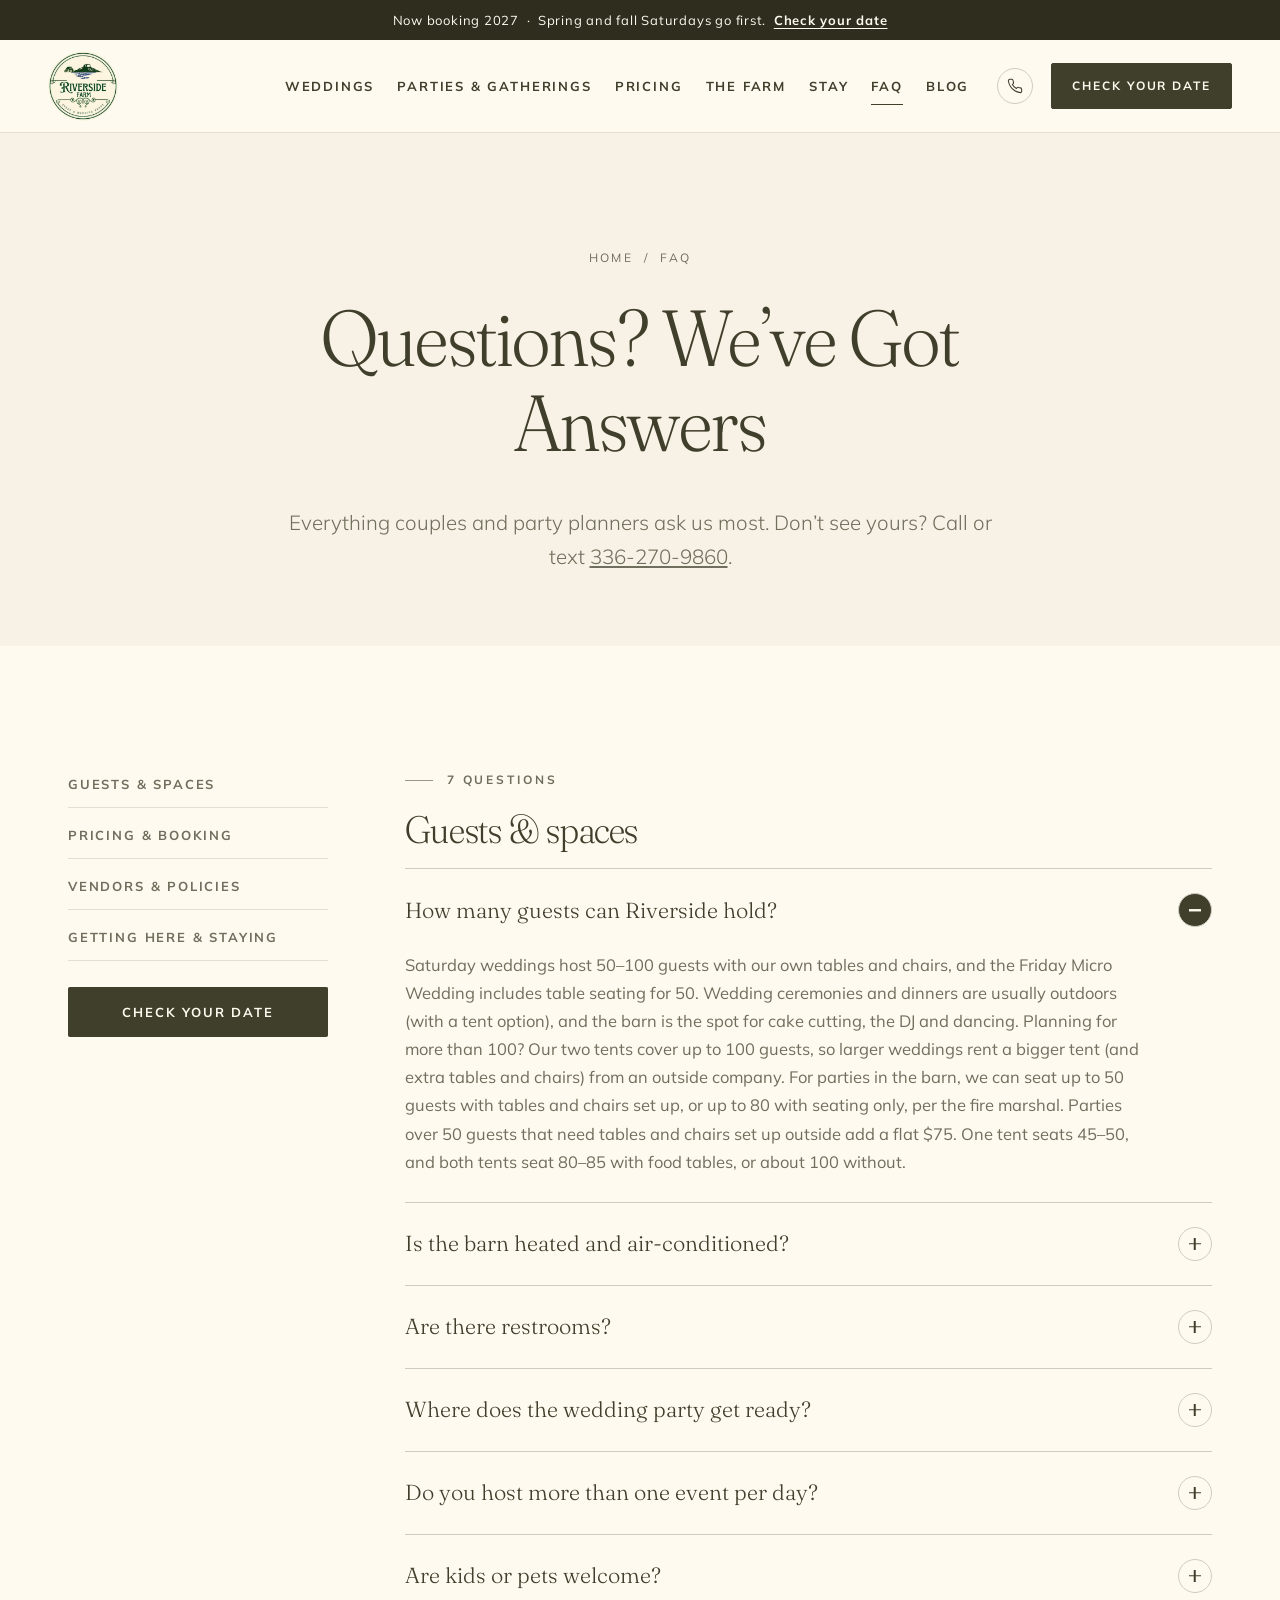
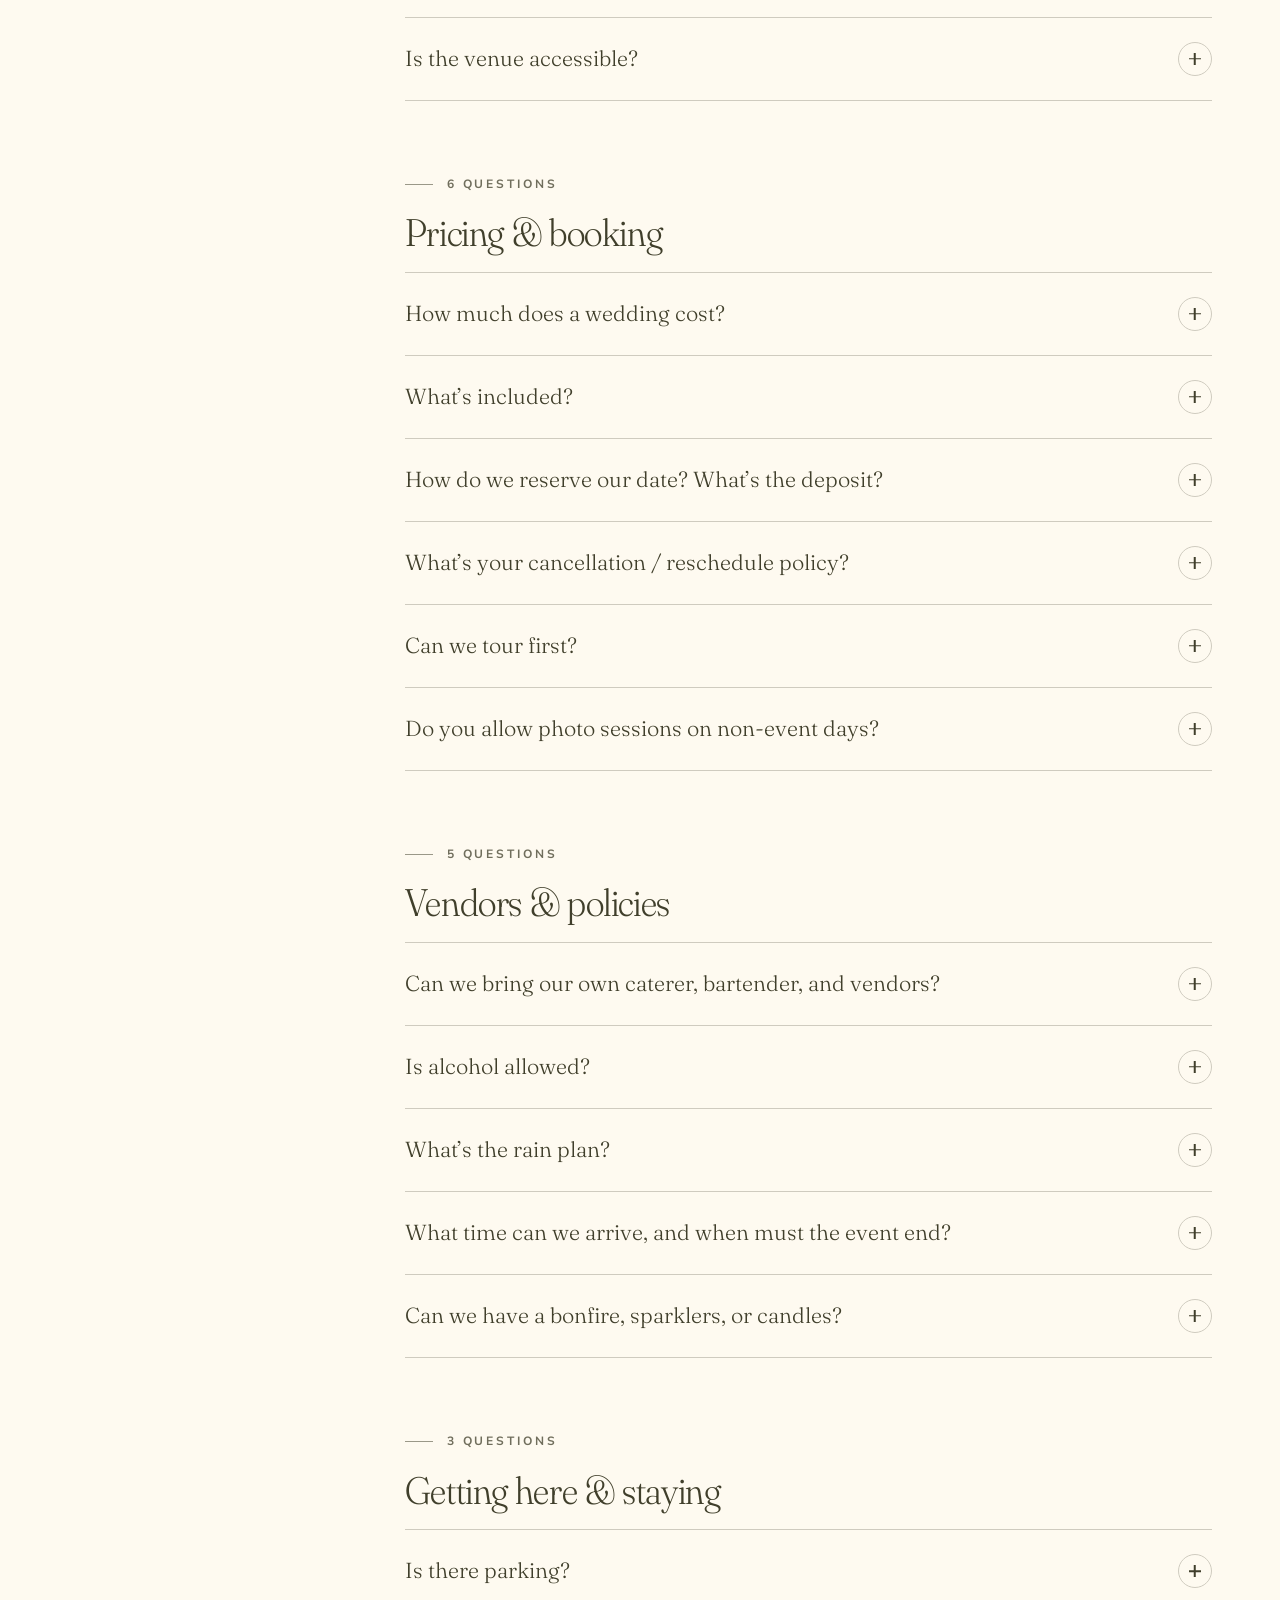
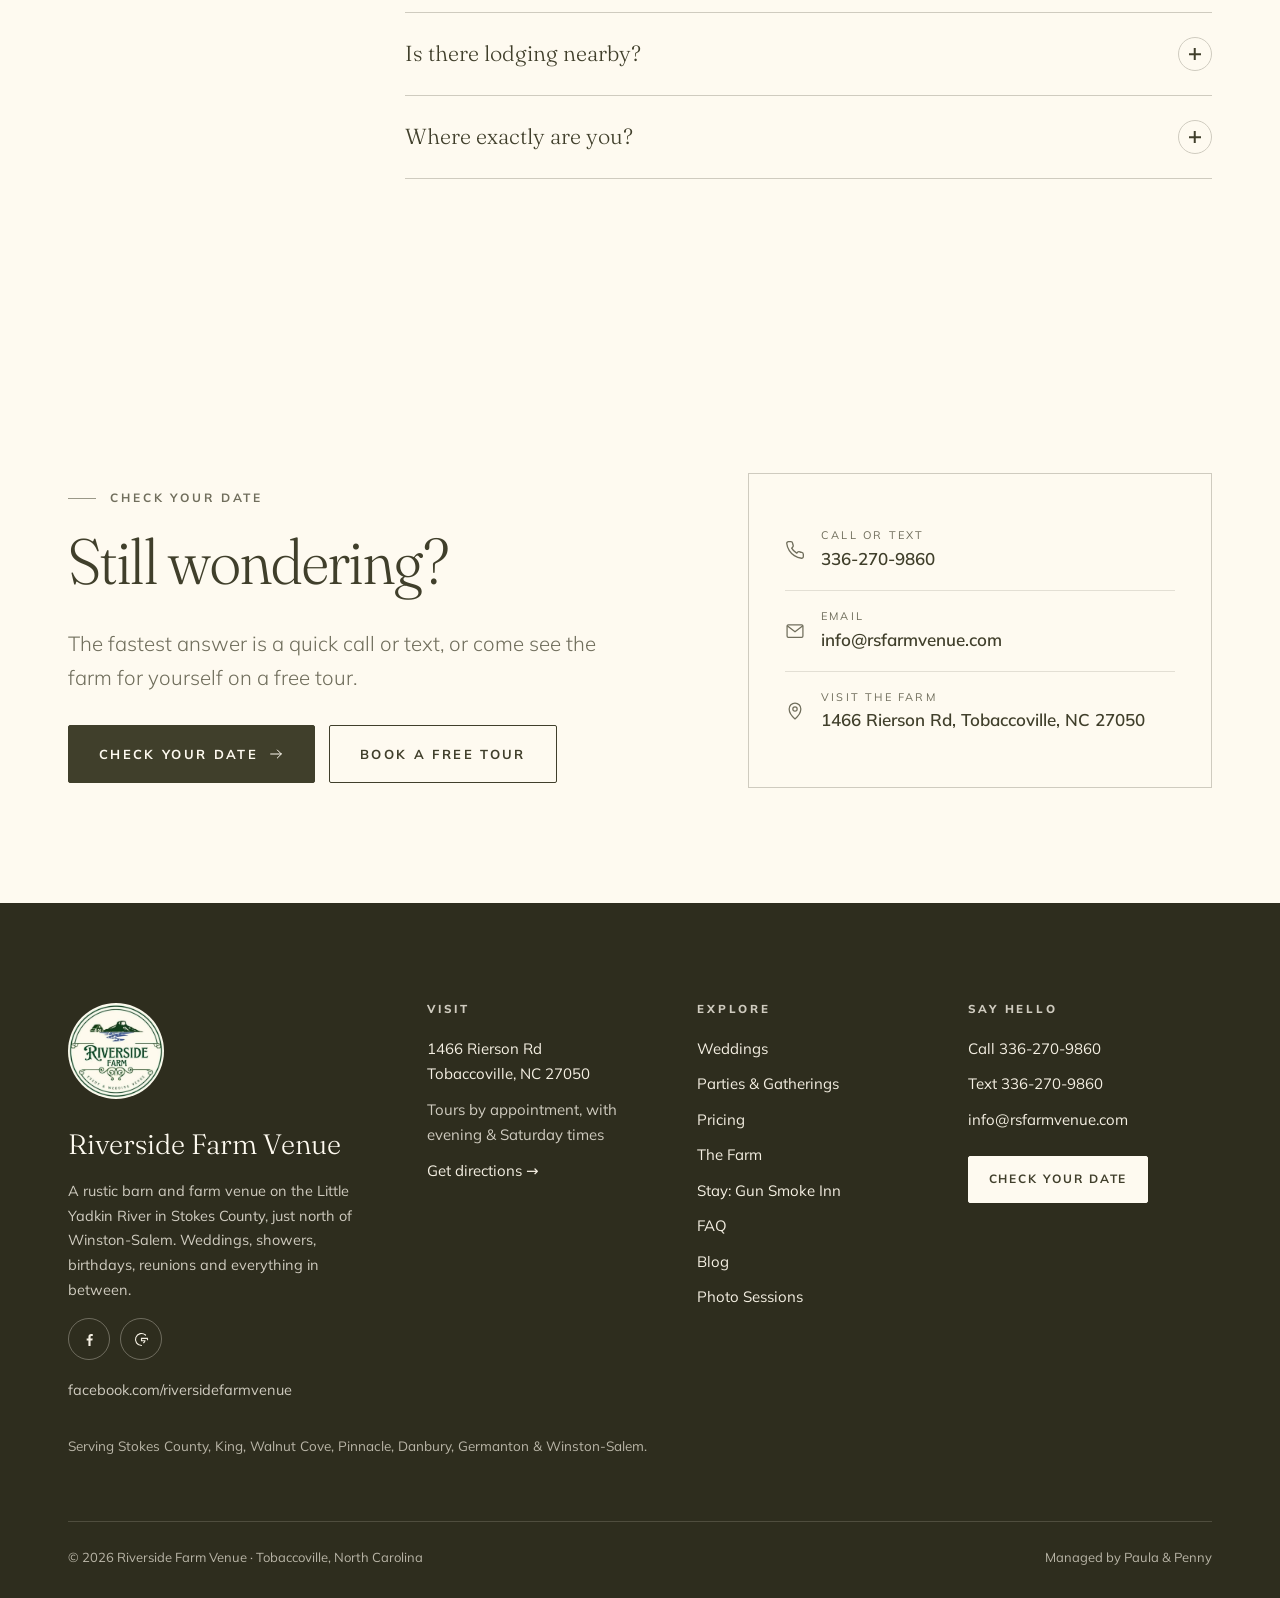
<file: faq.html>
<!doctype html>
<html lang="en">
<head>
<meta charset="utf-8">
<meta name="robots" content="noindex, nofollow">
<meta name="viewport" content="width=device-width,initial-scale=1">
<title>FAQ: Guests, Vendors &amp; Rain Plans | Riverside Farm Venue</title>
<meta name="description" content="Answers about guest counts, what&rsquo;s included, vendors, alcohol, rain plans, deposits and tours at Riverside Farm Venue in Stokes County, NC.">
<link rel="stylesheet" href="css/site.css">
</head>
<body>

<div class="announce">Now booking 2027<span class="hide-sm"> &nbsp;·&nbsp; Spring and fall Saturdays go first.</span> &nbsp;<a href="check-your-date.html">Check your date</a></div>
<header class="site-header">
  <div class="hdr">
    <a class="brand" href="index.html" aria-label="Riverside Farm Venue home">
      <img src="img/logo.jpg" alt="Riverside Farm Event &amp; Wedding Venue badge logo" width="70" height="70">
      <span class="brand-text">Riverside Farm<small>Event &amp; Wedding Venue</small></span>
    </a>
    <nav class="nav" aria-label="Main"><a href="weddings.html">Weddings</a><a href="parties.html">Parties &amp; Gatherings</a><a href="pricing.html">Pricing</a><a href="the-farm.html">The Farm</a><a href="stay.html">Stay</a><a href="faq.html" aria-current="page">FAQ</a><a href="blog/">Blog</a></nav>
    <div class="hdr-actions">
      <a class="hdr-phone" href="tel:+13362709860" aria-label="Call 336-270-9860"><span class="ic"><svg viewBox="0 0 24 24" fill="none" stroke="currentColor" stroke-width="1.6" stroke-linecap="round" stroke-linejoin="round"><path d="M22 16.9v3a2 2 0 0 1-2.2 2 19.8 19.8 0 0 1-8.6-3.1 19.5 19.5 0 0 1-6-6A19.8 19.8 0 0 1 2.1 4.2 2 2 0 0 1 4.1 2h3a2 2 0 0 1 2 1.7c.1.9.4 1.8.7 2.7a2 2 0 0 1-.5 2.1L8 9.8a16 16 0 0 0 6 6l1.3-1.3a2 2 0 0 1 2.1-.4c.9.3 1.8.6 2.7.7a2 2 0 0 1 1.7 2z"/></svg></span><span class="num">336-270-9860</span></a>
      <a class="btn btn-sm" href="check-your-date.html">Check Your Date</a>
      <button class="burger" data-menu="open" aria-label="Open menu" aria-expanded="false"><svg viewBox="0 0 24 24" fill="none" stroke="currentColor" stroke-width="1.5" stroke-linecap="round"><path d="M3 7h18M3 12h18M3 17h18"/></svg></button>
    </div>
  </div>
</header>
<div class="mobile-menu" id="mobile-menu" aria-label="Mobile menu">
  <div class="mm-top"><a href="index.html"><img src="img/logo.jpg" alt="Riverside Farm Venue"></a><button class="burger" data-menu="close" aria-label="Close menu"><svg viewBox="0 0 24 24" fill="none" stroke="currentColor" stroke-width="1.5" stroke-linecap="round"><path d="M5 5l14 14M19 5L5 19"/></svg></button></div>
  <nav><a href="index.html">Home</a><a href="weddings.html">Weddings</a><a href="parties.html">Parties &amp; Gatherings</a><a href="pricing.html">Pricing</a><a href="the-farm.html">The Farm</a><a href="stay.html">Stay</a><a href="faq.html" aria-current="page">FAQ</a><a href="blog/">Blog</a></nav>
  <div class="mm-foot">
    <a class="btn" href="check-your-date.html">Check Your Date</a>
    <a class="btn btn-outline" href="https://www.riversidefarmevents.com/service-page/preview-venue">Book a Free Tour</a>
    <a class="btn btn-outline" href="tel:+13362709860"><svg viewBox="0 0 24 24" fill="none" stroke="currentColor" stroke-width="1.6" stroke-linecap="round" stroke-linejoin="round"><path d="M22 16.9v3a2 2 0 0 1-2.2 2 19.8 19.8 0 0 1-8.6-3.1 19.5 19.5 0 0 1-6-6A19.8 19.8 0 0 1 2.1 4.2 2 2 0 0 1 4.1 2h3a2 2 0 0 1 2 1.7c.1.9.4 1.8.7 2.7a2 2 0 0 1-.5 2.1L8 9.8a16 16 0 0 0 6 6l1.3-1.3a2 2 0 0 1 2.1-.4c.9.3 1.8.6 2.7.7a2 2 0 0 1 1.7 2z"/></svg> Call or Text 336-270-9860</a>
    <p>1466 Rierson Rd, Tobaccoville, NC 27050</p>
  </div>
</div>
<main>

<section class="sec" style="padding-bottom:50px;background:var(--cream-2)">
  <div class="wrap-narrow center rv">
    <div class="crumbs"><a href="index.html">Home</a> &nbsp;/&nbsp; FAQ</div>
    <h1>Questions? We&rsquo;ve Got Answers</h1>
    <p class="lead muted">Everything couples and party planners ask us most. Don&rsquo;t see yours? Call or text <a href="tel:+13362709860">336-270-9860</a>.</p>
  </div>
</section>
<section class="sec">
  <div class="wrap faq-layout">
    <nav class="faq-nav" aria-label="FAQ topics"><a href="#guests">Guests &amp; spaces</a><a href="#pricing">Pricing &amp; booking</a><a href="#vendors">Vendors &amp; policies</a><a href="#location">Getting here &amp; staying</a><a class="btn btn-sm faq-cta" href="check-your-date.html">Check Your Date</a></nav>
    <div><div class="faq-group rv" id="guests"><span class="eyebrow">7 questions</span><h2>Guests &amp; spaces</h2><details class="qa" open><summary>How many guests can Riverside hold?<span class="pm"></span></summary><div class="ans"><p>Saturday weddings host 50–100 guests with our own tables and chairs, and the Friday Micro Wedding includes table seating for 50. Wedding ceremonies and dinners are usually outdoors (with a tent option), and the barn is the spot for cake cutting, the DJ and dancing. Planning for more than 100? Our two tents cover up to 100 guests, so larger weddings rent a bigger tent (and extra tables and chairs) from an outside company. For parties in the barn, we can seat up to 50 guests with tables and chairs set up, or up to 80 with seating only, per the fire marshal. Parties over 50 guests that need tables and chairs set up outside add a flat $75. One tent seats 45–50, and both tents seat 80–85 with food tables, or about 100 without.</p></div></details><details class="qa"><summary>Is the barn heated and air-conditioned?<span class="pm"></span></summary><div class="ans"><p>Yes. The barn has heat and AC.</p></div></details><details class="qa"><summary>Are there restrooms?<span class="pm"></span></summary><div class="ans"><p>Yes. We have real men&rsquo;s and women&rsquo;s bathrooms (not portable) behind the barn, with a ramp walkway up to them.</p></div></details><details class="qa"><summary>Where does the wedding party get ready?<span class="pm"></span></summary><div class="ans"><p>The bride gets ready in the Bridal Cabin, and there&rsquo;s a small space where the groom can get ready.</p></div></details><details class="qa"><summary>Do you host more than one event per day?<span class="pm"></span></summary><div class="ans"><p>Sometimes, for small parties. Weddings get the whole day.</p></div></details><details class="qa"><summary>Are kids or pets welcome?<span class="pm"></span></summary><div class="ans"><p>Kids love our playground! No pets, please, except service animals.</p><img src="img/playground-wagon-field-parking.jpg" alt="The wooden playground and slide beside the field, with an antique wagon in front and free on-site parking in the field, at Riverside Farm Venue" loading="lazy" style="width:100%;max-width:560px;height:auto;border-radius:10px;margin-top:12px;display:block"></div></details><details class="qa"><summary>Is the venue accessible?<span class="pm"></span></summary><div class="ans"><p>We have a ramp walkway going up to the restrooms. If anyone in your group has trouble walking, let us know when you tour and we&rsquo;ll talk through the best spots.</p></div></details></div><div class="faq-group rv" id="pricing"><span class="eyebrow">6 questions</span><h2>Pricing &amp; booking</h2><details class="qa"><summary>How much does a wedding cost?<span class="pm"></span></summary><div class="ans"><p>Our Saturday wedding package is $3,000. A Friday + Saturday wedding (Friday evening 4–10 PM) is $3,500 and includes our free thank-you frame. We also offer a Friday Micro Wedding for $1,250 and weekday elopements and vow renewals for $300 (+ $200 to add the barn for a small reception). Tents are extra: $450 for one or $700 for both. See our <a href="pricing.html">Pricing page</a> for what&rsquo;s included.</p></div></details><details class="qa"><summary>What&rsquo;s included?<span class="pm"></span></summary><div class="ans"><p>The Saturday wedding package includes the outdoor ceremony on our fixed benches, our own tables and chairs for 50–100 guests, the Bridal Cabin and a groom&rsquo;s space, and the barn for cake cutting, the DJ and dancing. Parties include tables and chairs set up and a free 45-minute setup and 45-minute cleanup; guests clean up after themselves. Wedding hours are 8 AM to 11 PM. Free, lighted on-site parking and real men&rsquo;s and women&rsquo;s restrooms are included.</p></div></details><details class="qa"><summary>How do we reserve our date? What&rsquo;s the deposit?<span class="pm"></span></summary><div class="ans"><p>For weddings, half is due to reserve your date, and the other half is due 30 days before your wedding.</p><p>For parties, half is due at booking, and the other half 15 days before your party date.</p>
<p>Parties and other non-wedding events can be booked up to 90 days ahead. Saturdays are mainly for weddings, but if a Saturday is still open inside 90 days, you&rsquo;re welcome to it. Just ask.</p></div></details><details class="qa"><summary>What&rsquo;s your cancellation / reschedule policy?<span class="pm"></span></summary><div class="ans"><p>Wedding deposits are non-refundable. If you cancel at least 60 days before your date and choose a new date, we&rsquo;ll apply half of your deposit to the new date.</p><p>Parties: if you reschedule 30 or more days before your date, your full booking payment is credited to the new date. Less than 30 days out, half of your booking payment is credited.</p></div></details><details class="qa"><summary>Can we tour first?<span class="pm"></span></summary><div class="ans"><p>Absolutely. Tours are free. <a href="https://www.riversidefarmevents.com/service-page/preview-venue">Book a time online</a> or call/text <a href="tel:+13362709860">336-270-9860</a>.</p></div></details><details class="qa"><summary>Do you allow photo sessions on non-event days?<span class="pm"></span></summary><div class="ans"><p>Yes. Photo sessions start at $75 for 1–3 hours.</p></div></details></div><div class="faq-group rv" id="vendors"><span class="eyebrow">5 questions</span><h2>Vendors &amp; policies</h2><details class="qa"><summary>Can we bring our own caterer, bartender, and vendors?<span class="pm"></span></summary><div class="ans"><p>Yes. Bring any vendors you choose.</p></div></details><details class="qa"><summary>Is alcohol allowed?<span class="pm"></span></summary><div class="ans"><p>Yes. Alcohol is allowed, but guests are responsible for obtaining any permits required to serve it.</p></div></details><details class="qa"><summary>What&rsquo;s the rain plan?<span class="pm"></span></summary><div class="ans"><p>Our rain plan is a tent. Tents are an add-on ($450 for one or $700 for both; see our <a href="pricing.html">Pricing page</a>), and we recommend reserving one early, especially for spring and fall dates, so you&rsquo;re covered if the forecast turns. The barn is still yours for cake cutting, the DJ and dancing, but it isn&rsquo;t big enough to move a full wedding indoors (it seats 50 with tables). Our two tents cover up to 100 guests; for more than 100, you&rsquo;ll rent a larger tent from an outside company.</p></div></details><details class="qa"><summary>What time can we arrive, and when must the event end?<span class="pm"></span></summary><div class="ans"><p>Parties include 45 minutes before and after for setup and cleanup. Wedding hours are 8 AM to 11 PM, and music must end by 10:30 PM.</p></div></details><details class="qa"><summary>Can we have a bonfire, sparklers, or candles?<span class="pm"></span></summary><div class="ans"><p>Yes. Bonfires, sparklers and candles are all allowed.</p></div></details></div><div class="faq-group rv" id="location"><span class="eyebrow">3 questions</span><h2>Getting here &amp; staying</h2><details class="qa"><summary>Is there parking?<span class="pm"></span></summary><div class="ans"><p>Yes. Free, lighted on-site parking in the field.</p></div></details><details class="qa"><summary>Is there lodging nearby?<span class="pm"></span></summary><div class="ans"><p>Yes. The <a href="stay.html">Gun Smoke Inn</a> is just up the road and sleeps 5. Hotels in King and Winston-Salem are about 15 minutes away.</p></div></details><details class="qa"><summary>Where exactly are you?<span class="pm"></span></summary><div class="ans"><p>1466 Rierson Rd, Tobaccoville, NC 27050, in Stokes County, about 20 minutes from downtown Winston-Salem, near King, Walnut Cove and Pinnacle.</p></div></details></div></div>
  </div>
</section>

<section class="sec">
  <div class="wrap final">
    <div class="rv">
      <span class="eyebrow">Check your date</span>
      <h2>Still wondering?</h2>
      <p class="lead muted" style="max-width:560px">The fastest answer is a quick call or text, or come see the farm for yourself on a free tour.</p>
      <div class="btn-row" style="margin-top:30px">
        <a class="btn" href="check-your-date.html">Check Your Date <svg viewBox="0 0 24 24" fill="none" stroke="currentColor" stroke-width="1.5" stroke-linecap="round" stroke-linejoin="round"><path d="M4 12h16M14 6l6 6-6 6"/></svg></a>
        <a class="btn btn-outline" href="https://www.riversidefarmevents.com/service-page/preview-venue">Book a Free Tour</a>
      </div>
    </div>
    <div class="contact-card rv">
      <a class="row" href="tel:+13362709860"><svg viewBox="0 0 24 24" fill="none" stroke="currentColor" stroke-width="1.6" stroke-linecap="round" stroke-linejoin="round"><path d="M22 16.9v3a2 2 0 0 1-2.2 2 19.8 19.8 0 0 1-8.6-3.1 19.5 19.5 0 0 1-6-6A19.8 19.8 0 0 1 2.1 4.2 2 2 0 0 1 4.1 2h3a2 2 0 0 1 2 1.7c.1.9.4 1.8.7 2.7a2 2 0 0 1-.5 2.1L8 9.8a16 16 0 0 0 6 6l1.3-1.3a2 2 0 0 1 2.1-.4c.9.3 1.8.6 2.7.7a2 2 0 0 1 1.7 2z"/></svg><div><small>Call or text</small><span>336-270-9860</span></div></a>
      <a class="row" href="mailto:info@rsfarmvenue.com"><svg viewBox="0 0 24 24" fill="none" stroke="currentColor" stroke-width="1.5" stroke-linecap="round" stroke-linejoin="round"><rect x="2.5" y="4.5" width="19" height="15" rx="1.5"/><path d="M3 6l9 7 9-7"/></svg><div><small>Email</small><span>info@rsfarmvenue.com</span></div></a>
      <a class="row" href="https://maps.google.com/?cid=12743851930745066282"><svg viewBox="0 0 24 24" fill="none" stroke="currentColor" stroke-width="1.5" stroke-linecap="round" stroke-linejoin="round"><path d="M12 21.5s-7-6.2-7-12a7 7 0 0 1 14 0c0 5.8-7 12-7 12z"/><circle cx="12" cy="9.5" r="2.6"/></svg><div><small>Visit the farm</small><span>1466 Rierson Rd, Tobaccoville, NC 27050</span></div></a>
    </div>
  </div>
</section>

</main>

<footer class="site-footer">
  <div class="wrap">
    <div class="ft">
      <div class="ft-brand">
        <img src="img/logo.jpg" alt="Riverside Farm Venue logo">
        <div class="ft-name">Riverside Farm Venue</div>
        <p>A rustic barn and farm venue on the Little Yadkin River in Stokes County, just north of Winston-Salem. Weddings, showers, birthdays, reunions and everything in between.</p>
        <div class="social">
          <a href="https://www.facebook.com/riversidefarmvenue" aria-label="Riverside Farm Venue on Facebook"><svg viewBox="0 0 24 24" fill="currentColor"><path d="M13.5 21v-7.5h2.6l.4-3h-3V8.6c0-.9.3-1.5 1.5-1.5h1.6V4.4c-.3 0-1.2-.1-2.3-.1-2.3 0-3.8 1.4-3.8 3.9v2.3H8v3h2.5V21z"/></svg></a>
          <a href="https://maps.google.com/?cid=12743851930745066282" aria-label="Riverside Farm Venue on Google"><svg viewBox="0 0 24 24" fill="none" stroke="currentColor" stroke-width="1.6" stroke-linecap="round"><path d="M20.5 12.2c0-.6 0-1.1-.2-1.7H12v3.3h4.8a4.2 4.2 0 0 1-1.8 2.7M12 20.5a8.5 8.5 0 1 1 5.7-14.8"/></svg></a>
        </div>
        <p class="serving"><a href="https://www.facebook.com/riversidefarmvenue" style="color:inherit">facebook.com/riversidefarmvenue</a></p>
      </div>
      <div>
        <h4>Visit</h4>
        <ul>
          <li><a href="https://maps.google.com/?cid=12743851930745066282">1466 Rierson Rd<br>Tobaccoville, NC 27050</a></li>
          <li style="color:#CFCBBF">Tours by appointment, with evening &amp; Saturday times</li>
          <li><a href="https://maps.google.com/?cid=12743851930745066282">Get directions →</a></li>
        </ul>
      </div>
      <div>
        <h4>Explore</h4>
        <ul>
          <li><a href="weddings.html">Weddings</a></li>
          <li><a href="parties.html">Parties &amp; Gatherings</a></li>
          <li><a href="pricing.html">Pricing</a></li>
          <li><a href="the-farm.html">The Farm</a></li>
          <li><a href="stay.html">Stay: Gun Smoke Inn</a></li>
          <li><a href="faq.html">FAQ</a></li>
          <li><a href="blog/">Blog</a></li>
          
          <li><a href="parties.html#photo-sessions">Photo Sessions</a></li>
        </ul>
      </div>
      <div>
        <h4>Say hello</h4>
        <ul>
          <li><a href="tel:+13362709860">Call 336-270-9860</a></li>
          <li><a href="sms:+13362709860">Text 336-270-9860</a></li>
          <li><a href="mailto:info@rsfarmvenue.com">info@rsfarmvenue.com</a></li>
          <li style="margin-top:14px"><a class="btn btn-cream btn-sm" href="check-your-date.html" style="color:#403F2B">Check Your Date</a></li>
        </ul>
      </div>
    </div>
    <p class="serving">Serving Stokes County, King, Walnut Cove, Pinnacle, Danbury, Germanton &amp; Winston-Salem.</p>
    <div class="ft-bottom">
      <span>© 2026 Riverside Farm Venue · Tobaccoville, North Carolina</span>
      <span>Managed by Paula &amp; Penny</span>
    </div>
  </div>
</footer>
<div class="mbar" role="navigation" aria-label="Quick actions">
  <a href="tel:+13362709860"><svg viewBox="0 0 24 24" fill="none" stroke="currentColor" stroke-width="1.6" stroke-linecap="round" stroke-linejoin="round"><path d="M22 16.9v3a2 2 0 0 1-2.2 2 19.8 19.8 0 0 1-8.6-3.1 19.5 19.5 0 0 1-6-6A19.8 19.8 0 0 1 2.1 4.2 2 2 0 0 1 4.1 2h3a2 2 0 0 1 2 1.7c.1.9.4 1.8.7 2.7a2 2 0 0 1-.5 2.1L8 9.8a16 16 0 0 0 6 6l1.3-1.3a2 2 0 0 1 2.1-.4c.9.3 1.8.6 2.7.7a2 2 0 0 1 1.7 2z"/></svg> Call / Text</a>
  <a class="cta" href="check-your-date.html"><svg viewBox="0 0 24 24" fill="none" stroke="currentColor" stroke-width="1.5" stroke-linecap="round" stroke-linejoin="round"><rect x="3" y="4.5" width="18" height="16.5" rx="1.5"/><path d="M3 9.5h18M8 2.5v4M16 2.5v4"/></svg> Check Your Date</a>
</div>
<script src="js/site.js"></script>
</body>
</html>
</file>
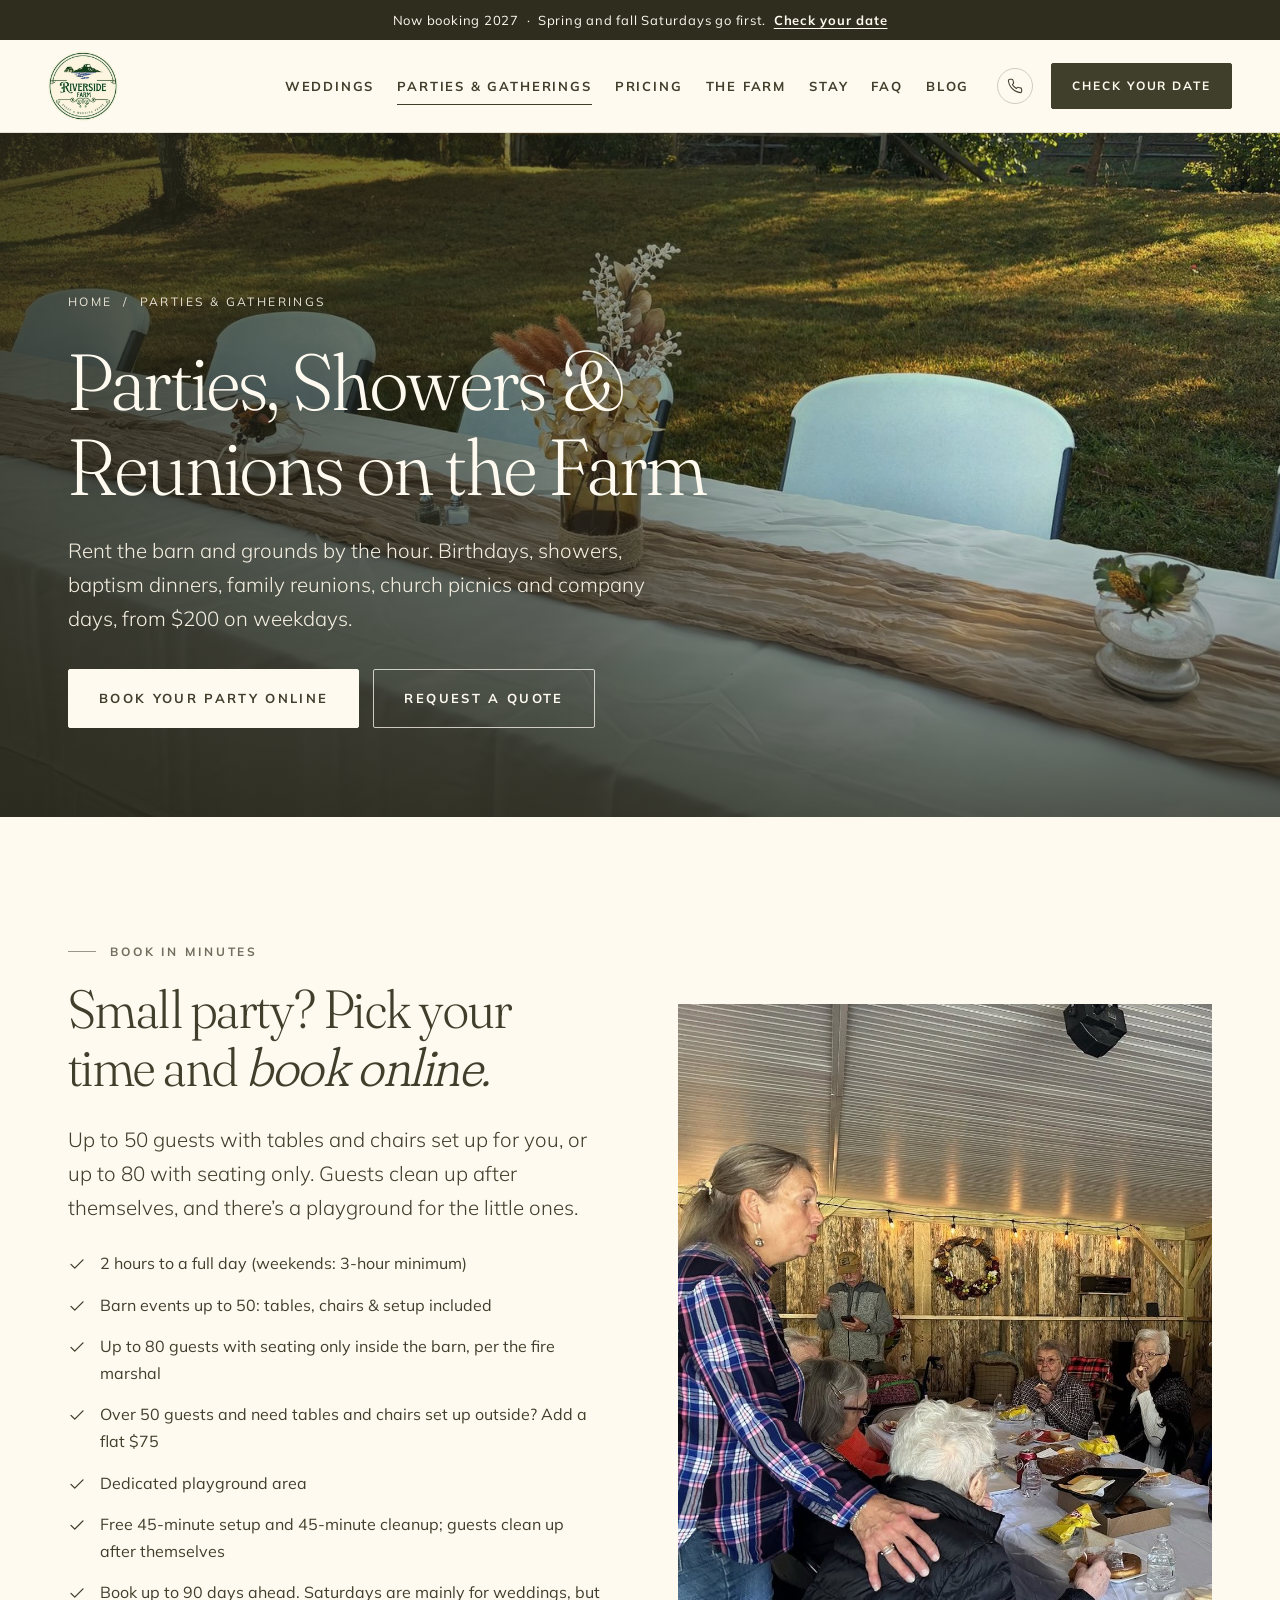
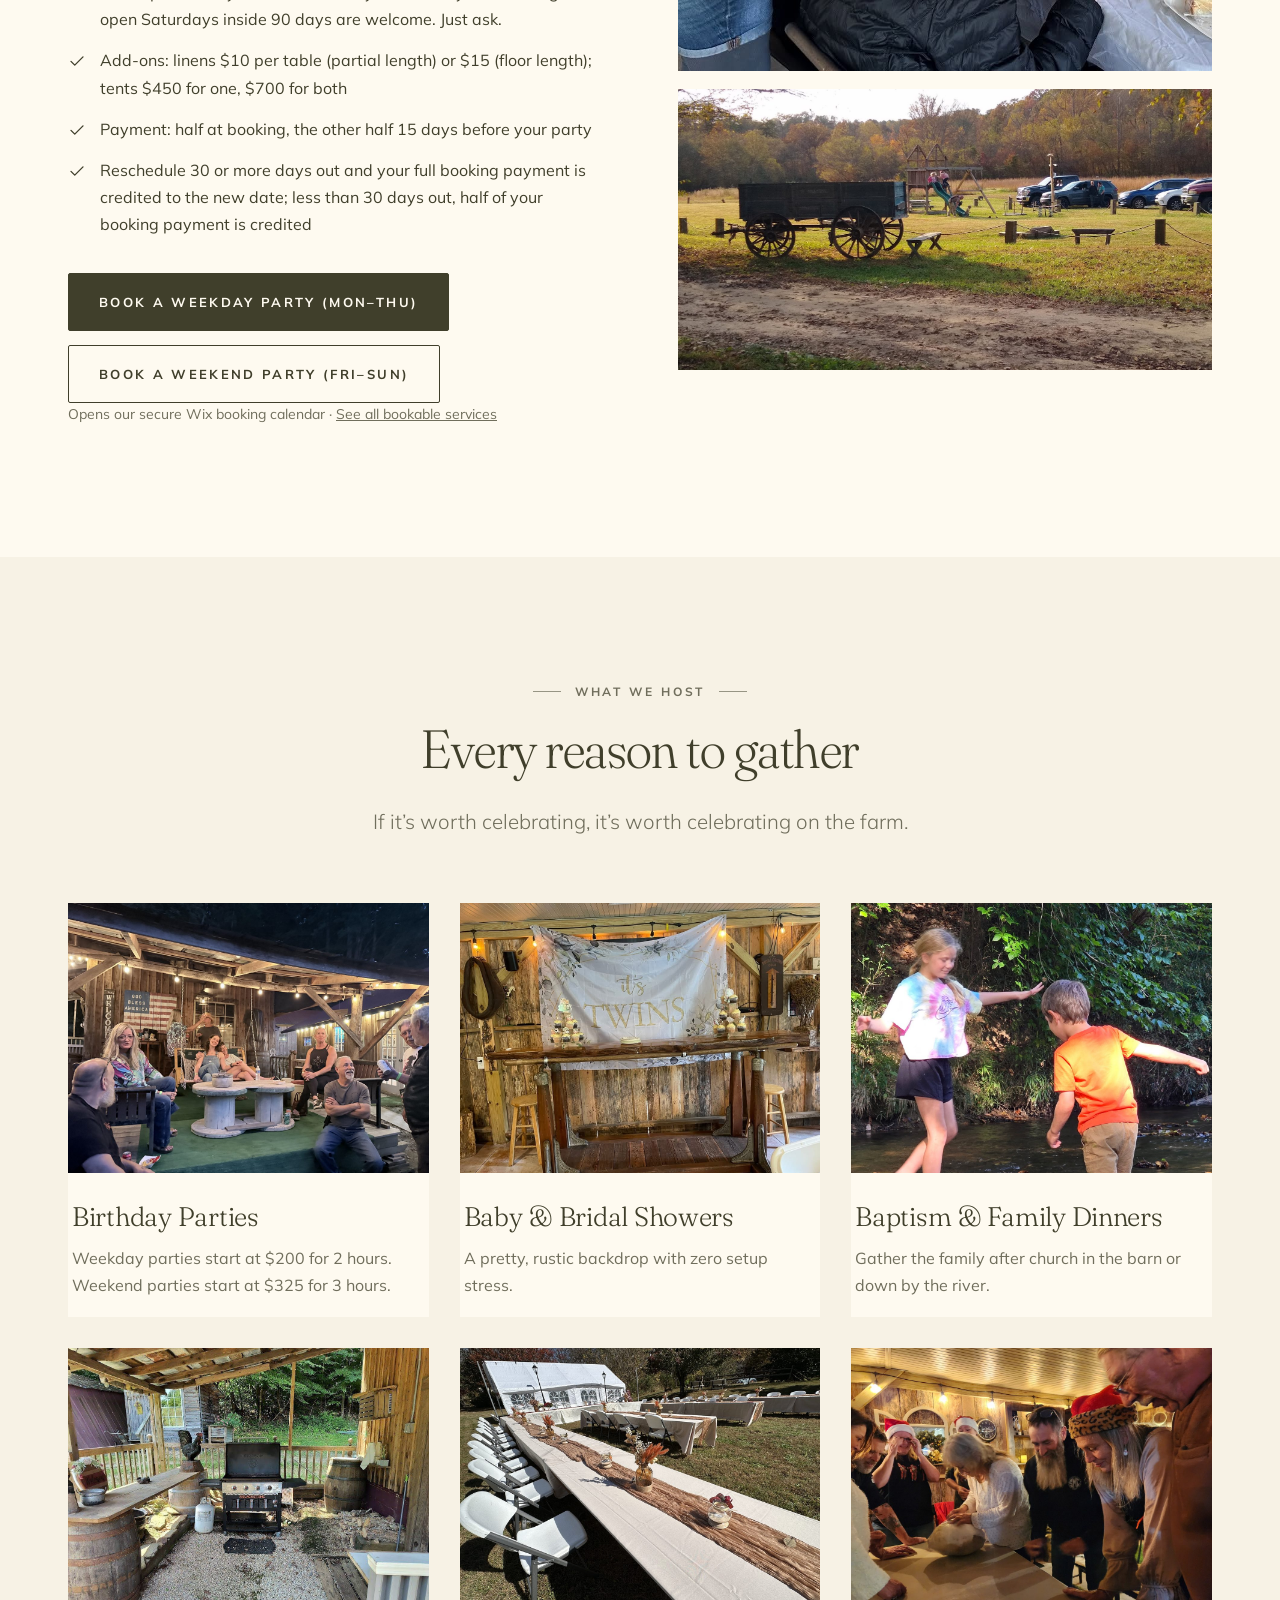
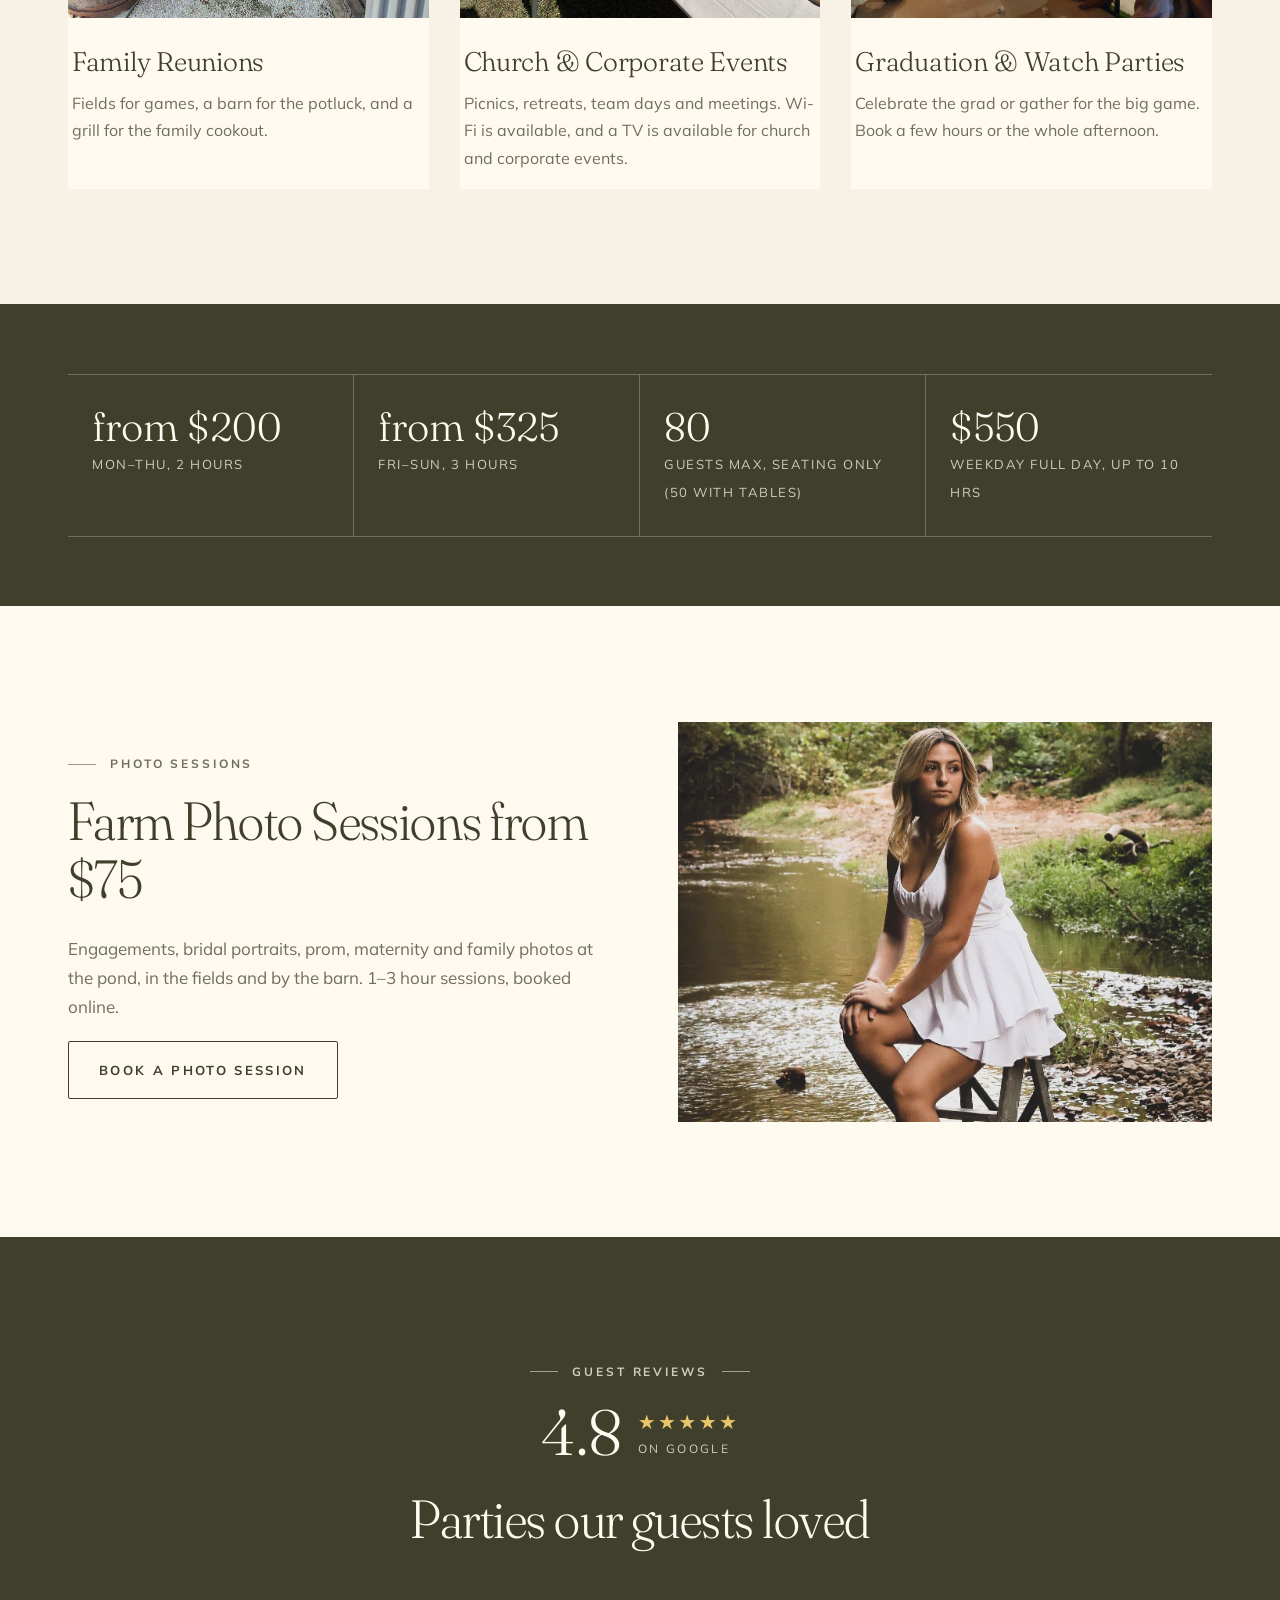
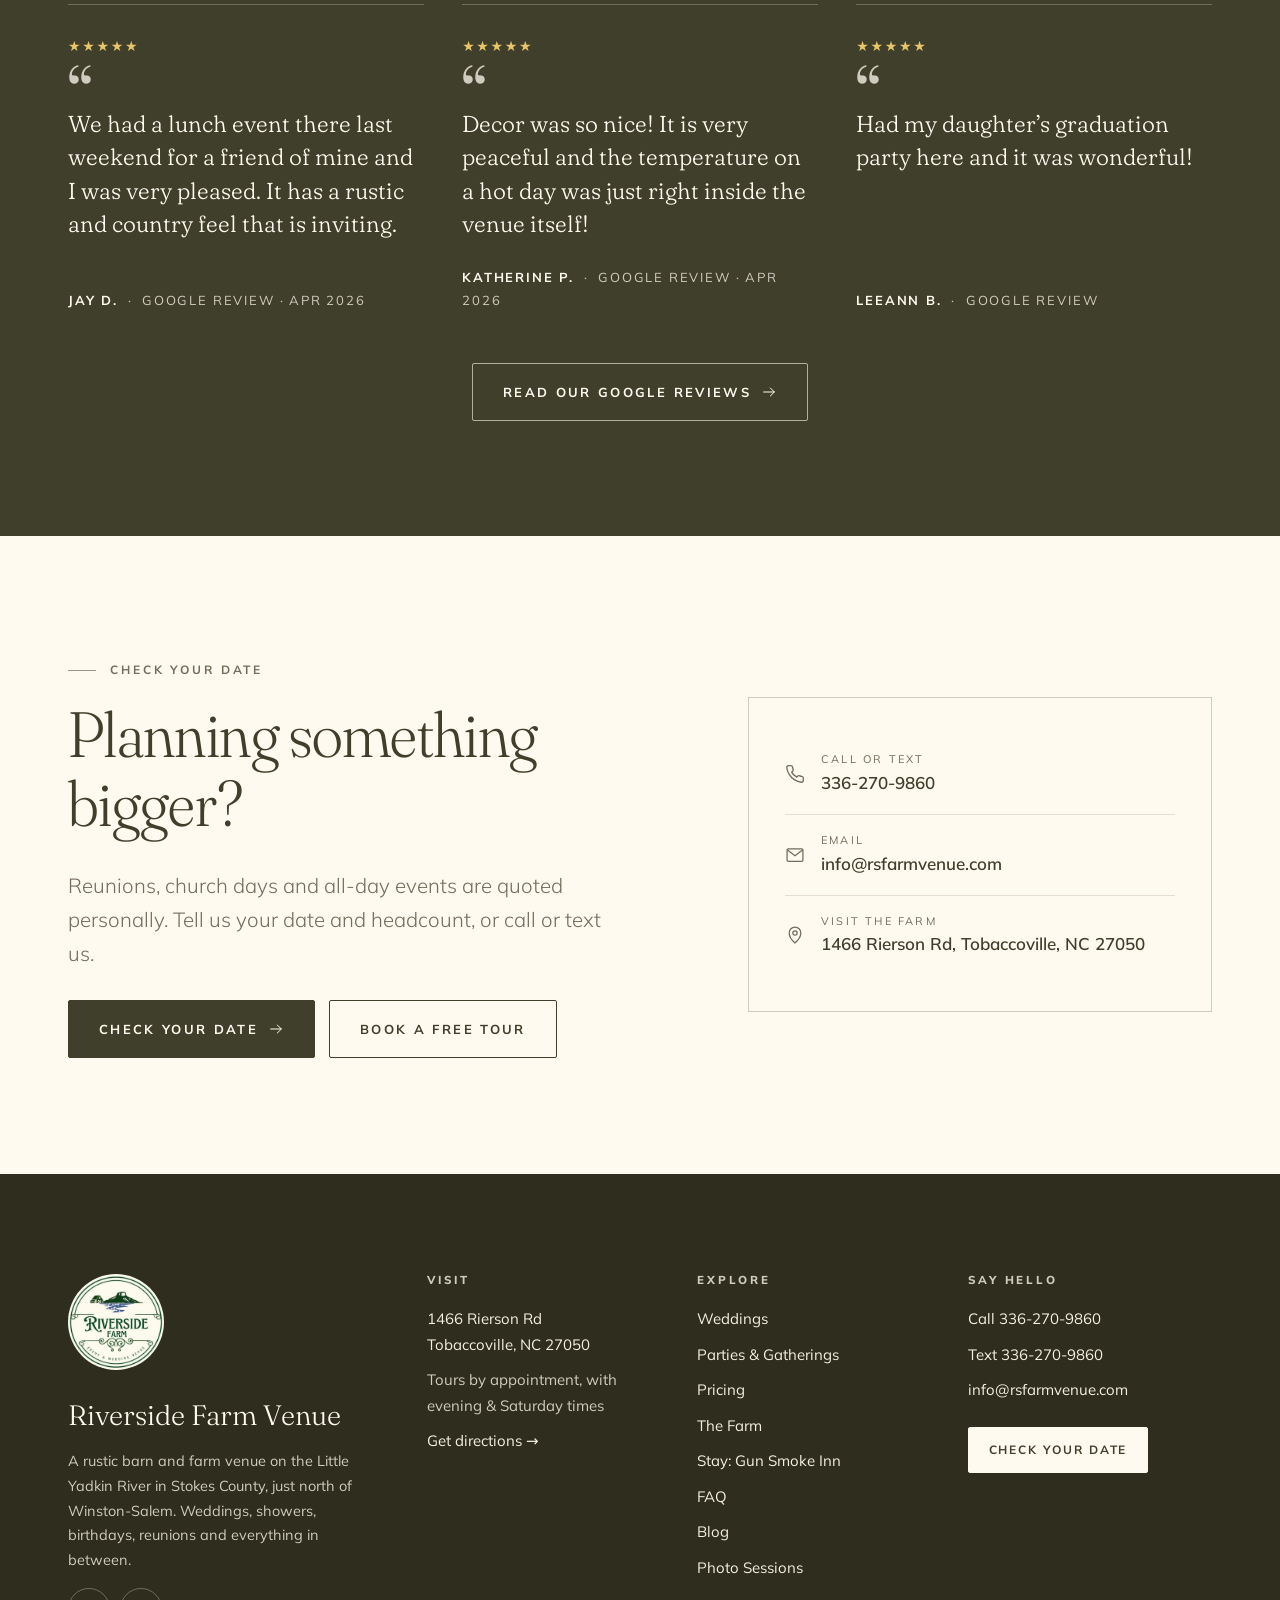
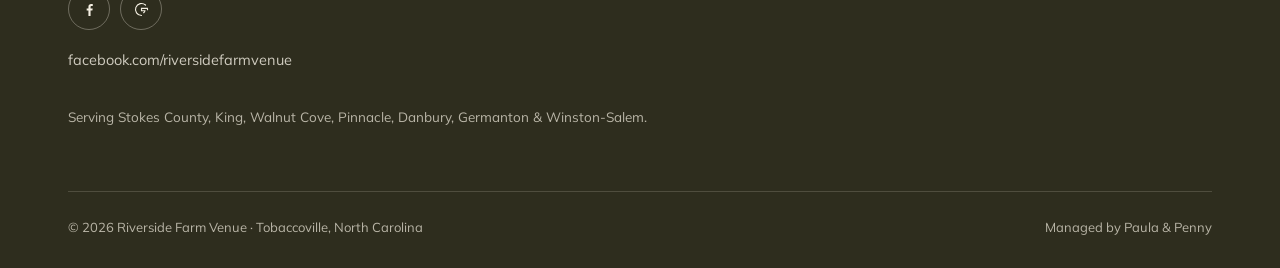
<file: parties.html>
<!doctype html>
<html lang="en">
<head>
<meta charset="utf-8">
<meta name="robots" content="noindex, nofollow">
<meta name="viewport" content="width=device-width,initial-scale=1">
<title>Party, Shower &amp; Reunion Venue near Winston-Salem | Riverside</title>
<meta name="description" content="Rent our rustic barn for birthdays, showers, baptism dinners, reunions &amp; church events. Up to 50 guests with tables &amp; chairs set up, or 80 with seating only, from $200 on weekdays.">
<link rel="stylesheet" href="css/site.css">
</head>
<body>

<div class="announce">Now booking 2027<span class="hide-sm"> &nbsp;·&nbsp; Spring and fall Saturdays go first.</span> &nbsp;<a href="check-your-date.html">Check your date</a></div>
<header class="site-header">
  <div class="hdr">
    <a class="brand" href="index.html" aria-label="Riverside Farm Venue home">
      <img src="img/logo.jpg" alt="Riverside Farm Event &amp; Wedding Venue badge logo" width="70" height="70">
      <span class="brand-text">Riverside Farm<small>Event &amp; Wedding Venue</small></span>
    </a>
    <nav class="nav" aria-label="Main"><a href="weddings.html">Weddings</a><a href="parties.html" aria-current="page">Parties &amp; Gatherings</a><a href="pricing.html">Pricing</a><a href="the-farm.html">The Farm</a><a href="stay.html">Stay</a><a href="faq.html">FAQ</a><a href="blog/">Blog</a></nav>
    <div class="hdr-actions">
      <a class="hdr-phone" href="tel:+13362709860" aria-label="Call 336-270-9860"><span class="ic"><svg viewBox="0 0 24 24" fill="none" stroke="currentColor" stroke-width="1.6" stroke-linecap="round" stroke-linejoin="round"><path d="M22 16.9v3a2 2 0 0 1-2.2 2 19.8 19.8 0 0 1-8.6-3.1 19.5 19.5 0 0 1-6-6A19.8 19.8 0 0 1 2.1 4.2 2 2 0 0 1 4.1 2h3a2 2 0 0 1 2 1.7c.1.9.4 1.8.7 2.7a2 2 0 0 1-.5 2.1L8 9.8a16 16 0 0 0 6 6l1.3-1.3a2 2 0 0 1 2.1-.4c.9.3 1.8.6 2.7.7a2 2 0 0 1 1.7 2z"/></svg></span><span class="num">336-270-9860</span></a>
      <a class="btn btn-sm" href="check-your-date.html">Check Your Date</a>
      <button class="burger" data-menu="open" aria-label="Open menu" aria-expanded="false"><svg viewBox="0 0 24 24" fill="none" stroke="currentColor" stroke-width="1.5" stroke-linecap="round"><path d="M3 7h18M3 12h18M3 17h18"/></svg></button>
    </div>
  </div>
</header>
<div class="mobile-menu" id="mobile-menu" aria-label="Mobile menu">
  <div class="mm-top"><a href="index.html"><img src="img/logo.jpg" alt="Riverside Farm Venue"></a><button class="burger" data-menu="close" aria-label="Close menu"><svg viewBox="0 0 24 24" fill="none" stroke="currentColor" stroke-width="1.5" stroke-linecap="round"><path d="M5 5l14 14M19 5L5 19"/></svg></button></div>
  <nav><a href="index.html">Home</a><a href="weddings.html">Weddings</a><a href="parties.html" aria-current="page">Parties &amp; Gatherings</a><a href="pricing.html">Pricing</a><a href="the-farm.html">The Farm</a><a href="stay.html">Stay</a><a href="faq.html">FAQ</a><a href="blog/">Blog</a></nav>
  <div class="mm-foot">
    <a class="btn" href="check-your-date.html">Check Your Date</a>
    <a class="btn btn-outline" href="https://www.riversidefarmevents.com/service-page/preview-venue">Book a Free Tour</a>
    <a class="btn btn-outline" href="tel:+13362709860"><svg viewBox="0 0 24 24" fill="none" stroke="currentColor" stroke-width="1.6" stroke-linecap="round" stroke-linejoin="round"><path d="M22 16.9v3a2 2 0 0 1-2.2 2 19.8 19.8 0 0 1-8.6-3.1 19.5 19.5 0 0 1-6-6A19.8 19.8 0 0 1 2.1 4.2 2 2 0 0 1 4.1 2h3a2 2 0 0 1 2 1.7c.1.9.4 1.8.7 2.7a2 2 0 0 1-.5 2.1L8 9.8a16 16 0 0 0 6 6l1.3-1.3a2 2 0 0 1 2.1-.4c.9.3 1.8.6 2.7.7a2 2 0 0 1 1.7 2z"/></svg> Call or Text 336-270-9860</a>
    <p>1466 Rierson Rd, Tobaccoville, NC 27050</p>
  </div>
</div>
<main>

<section class="hero" style="min-height:min(76vh,720px)">
  <img src="img/parties-hero-outdoor-table-edited.jpg" alt="Long table with white cloth, burlap runner and dried-floral centerpieces on the lawn at Riverside Farm Venue" style="object-position:50% 60%">
  <div class="wrap">
    <div class="hero-inner rv">
      <div class="crumbs" style="color:#E9E4D6"><a href="index.html">Home</a> &nbsp;/&nbsp; Parties &amp; Gatherings</div>
      <h1>Parties, Showers &amp; Reunions on the Farm</h1>
      <p class="lead">Rent the barn and grounds by the hour. Birthdays, showers, baptism dinners, family reunions, church picnics and company days, from $200 on weekdays.</p>
      <div class="btn-row"><a class="btn btn-cream" href="#book">Book Your Party Online</a><a class="btn btn-ghost" href="check-your-date.html">Request a Quote</a></div>
    </div>
  </div>
</section>

<section class="sec" id="book">
  <div class="wrap split">
    <div class="rv">
      <span class="eyebrow">Book in minutes</span>
      <h2>Small party? Pick your time and <span class="it">book online.</span></h2>
      <p class="lead">Up to 50 guests with tables and chairs set up for you, or up to 80 with seating only. Guests clean up after themselves, and there&rsquo;s a playground for the little ones.</p>
      <ul class="checklist" style="margin:26px 0 34px">
        <li><svg viewBox="0 0 24 24" fill="none" stroke="currentColor" stroke-width="1.8" stroke-linecap="round" stroke-linejoin="round"><path d="M4 12.5l5 5L20 6.5"/></svg> <span>2 hours to a full day (weekends: 3-hour minimum)</span></li>
        <li><svg viewBox="0 0 24 24" fill="none" stroke="currentColor" stroke-width="1.8" stroke-linecap="round" stroke-linejoin="round"><path d="M4 12.5l5 5L20 6.5"/></svg> <span>Barn events up to 50: tables, chairs &amp; setup included</span></li>
        <li><svg viewBox="0 0 24 24" fill="none" stroke="currentColor" stroke-width="1.8" stroke-linecap="round" stroke-linejoin="round"><path d="M4 12.5l5 5L20 6.5"/></svg> <span>Up to 80 guests with seating only inside the barn, per the fire marshal</span></li>
        <li><svg viewBox="0 0 24 24" fill="none" stroke="currentColor" stroke-width="1.8" stroke-linecap="round" stroke-linejoin="round"><path d="M4 12.5l5 5L20 6.5"/></svg> <span>Over 50 guests and need tables and chairs set up outside? Add a flat $75</span></li>
        <li><svg viewBox="0 0 24 24" fill="none" stroke="currentColor" stroke-width="1.8" stroke-linecap="round" stroke-linejoin="round"><path d="M4 12.5l5 5L20 6.5"/></svg> <span>Dedicated playground area</span></li>
        <li><svg viewBox="0 0 24 24" fill="none" stroke="currentColor" stroke-width="1.8" stroke-linecap="round" stroke-linejoin="round"><path d="M4 12.5l5 5L20 6.5"/></svg> <span>Free 45-minute setup and 45-minute cleanup; guests clean up after themselves</span></li>
        <li><svg viewBox="0 0 24 24" fill="none" stroke="currentColor" stroke-width="1.8" stroke-linecap="round" stroke-linejoin="round"><path d="M4 12.5l5 5L20 6.5"/></svg> <span>Book up to 90 days ahead. Saturdays are mainly for weddings, but open Saturdays inside 90 days are welcome. Just ask.</span></li>
        <li><svg viewBox="0 0 24 24" fill="none" stroke="currentColor" stroke-width="1.8" stroke-linecap="round" stroke-linejoin="round"><path d="M4 12.5l5 5L20 6.5"/></svg> <span>Add-ons: linens $10 per table (partial length) or $15 (floor length); tents $450 for one, $700 for both</span></li>
        <li><svg viewBox="0 0 24 24" fill="none" stroke="currentColor" stroke-width="1.8" stroke-linecap="round" stroke-linejoin="round"><path d="M4 12.5l5 5L20 6.5"/></svg> <span>Payment: half at booking, the other half 15 days before your party</span></li>
        <li><svg viewBox="0 0 24 24" fill="none" stroke="currentColor" stroke-width="1.8" stroke-linecap="round" stroke-linejoin="round"><path d="M4 12.5l5 5L20 6.5"/></svg> <span>Reschedule 30 or more days out and your full booking payment is credited to the new date; less than 30 days out, half of your booking payment is credited</span></li>
      </ul>
      <div class="btn-row"><a class="btn" href="https://www.riversidefarmevents.com/service-page/weekday-parties-mon-thu">Book a Weekday Party (Mon–Thu)</a><a class="btn btn-outline" href="https://www.riversidefarmevents.com/service-page/weekend-parties-fri-sun">Book a Weekend Party (Fri–Sun)</a></div><p class="muted" style="font-size:14px">Opens our secure Wix booking calendar · <a href="https://www.riversidefarmevents.com/book-online">See all bookable services</a></p>
    </div>
    <div class="split-media rv"><img src="img/parties-book-family-gathering-barn-4x5.jpg" alt="Family and friends gathered around a lunch table in the barn at Riverside Farm Venue" loading="lazy" style="object-position:50% 50%"><img src="img/playground-wagon-field-parking.jpg" alt="The wooden playground and slide beside the field, with an antique wagon in front and free on-site parking in the field, at Riverside Farm Venue" loading="lazy" style="margin-top:18px;width:100%;height:auto;aspect-ratio:auto;border-radius:inherit"></div>
  </div>
</section>

<section class="sec bg-2" id="gatherings">
  <div class="wrap">
    <div class="sec-head center rv"><span class="eyebrow">What we host</span><h2>Every reason to gather</h2><p class="lead muted">If it&rsquo;s worth celebrating, it&rsquo;s worth celebrating on the farm.</p></div>
    <div class="grid-3"><div class="ccard rv"><div class="media" style="aspect-ratio:4/3"><img src="img/parties-bday-guests-barn-patio-4x3.jpg" alt="Guests gathered and chatting on the barn patio under string lights at Riverside Farm Venue" loading="lazy" style="object-position:50% 50%"></div><div class="body"><h3>Birthday Parties</h3><p>Weekday parties start at $200 for 2 hours. Weekend parties start at $325 for 3 hours.</p></div></div><div class="ccard rv"><div class="media" style="aspect-ratio:4/3"><img src="img/parties-twins-shower-4x3.jpg" alt="Twins baby shower set up at the rustic barn bar with string lights, cupcakes and an It&rsquo;s Twins banner at Riverside Farm Venue" loading="lazy" style="object-position:50% 40%"></div><div class="body"><h3>Baby &amp; Bridal Showers</h3><p>A pretty, rustic backdrop with zero setup stress.</p></div></div><div class="ccard rv"><div class="media" style="aspect-ratio:4/3"><img src="img/parties-baptism-kids-crossing-river-4x3.jpg" alt="A girl and boy wading across the river together at Riverside Farm Venue" loading="lazy" style="object-position:50% 30%"></div><div class="body"><h3>Baptism &amp; Family Dinners</h3><p>Gather the family after church in the barn or down by the river.</p></div></div><div class="ccard rv"><div class="media" style="aspect-ratio:4/3"><img src="img/grill-porch.jpg" alt="The covered grill area with a gas grill beside the tap room at Riverside Farm Venue" loading="lazy" style="object-position:50% 50%"></div><div class="body"><h3>Family Reunions</h3><p>Fields for games, a barn for the potluck, and a grill for the family cookout.</p></div></div><div class="ccard rv"><div class="media" style="aspect-ratio:4/3"><img src="img/parties-church-outdoor-tables-tent-4x3.jpg" alt="Long tables and white chairs set up on the field in front of the white tent at Riverside Farm Venue" loading="lazy" style="object-position:50% 50%"></div><div class="body"><h3>Church &amp; Corporate Events</h3><p>Picnics, retreats, team days and meetings. Wi-Fi is available, and a TV is available for church and corporate events.</p></div></div><div class="ccard rv"><div class="media" style="aspect-ratio:4/3"><img src="img/parties-grad-group-dice-game-4x3.jpg" alt="Friends gathered around a table laughing over a dice game at Riverside Farm Venue" loading="lazy" style="object-position:50% 35%"></div><div class="body"><h3>Graduation &amp; Watch Parties</h3><p>Celebrate the grad or gather for the big game. Book a few hours or the whole afternoon.</p></div></div></div>
  </div>
</section>

<section class="sec-tight bg-olive">
  <div class="wrap">
    <div class="stat-row" style="border-color:rgba(254,250,240,.25)">
      <div class="stat" style="border-color:rgba(254,250,240,.25)"><b>from $200</b><span style="color:var(--taupe)">Mon–Thu, 2 hours</span></div>
      <div class="stat" style="border-color:rgba(254,250,240,.25)"><b>from $325</b><span style="color:var(--taupe)">Fri–Sun, 3 hours</span></div>
      <div class="stat" style="border-color:rgba(254,250,240,.25)"><b>80</b><span style="color:var(--taupe)">Guests max, seating only (50 with tables)</span></div>
      <div class="stat" style="border-color:rgba(254,250,240,.25)"><b>$550</b><span style="color:var(--taupe)">Weekday full day, up to 10 hrs</span></div>
    </div>
  </div>
</section>

<section class="sec" id="photo-sessions">
  <div class="wrap split rev">
    <div class="split-media land rv"><img src="img/parties-photo-session-yahaira-04-ladder-4x3.jpg" alt="Portrait session with a young woman in a white dress seated on a wooden ladder in the river at Riverside Farm Venue (photo: Yahaira Vazquez)" loading="lazy" style="object-position:50% 30%"></div>
    <div class="rv">
      <span class="eyebrow">Photo sessions</span>
      <h2>Farm Photo Sessions from $75</h2>
      <p class="muted">Engagements, bridal portraits, prom, maternity and family photos at the pond, in the fields and by the barn. 1–3 hour sessions, booked online.</p>
      <a class="btn btn-outline" href="https://www.riversidefarmevents.com/service-page/photoshoot-session">Book a Photo Session</a>
    </div>
  </div>
</section>


<section class="sec bg-olive reviews">
  <div class="wrap">
    <div class="center rv">
      <span class="eyebrow">Guest reviews</span>
      <div><div class="rating-badge"><span class="big">4.8</span><div style="text-align:left"><div class="stars">★★★★★</div><small>on Google</small></div></div></div>
      <h2 style="color:var(--cream)">Parties our guests loved</h2>
    </div>
    <div class="quotes"><figure class="quote rv" style="margin:0"><div class="stars">★★★★★</div><div class="mark">&ldquo;</div><blockquote>We had a lunch event there last weekend for a friend of mine and I was very pleased. It has a rustic and country feel that is inviting.</blockquote><cite><b>Jay D.</b> &nbsp;·&nbsp; Google review · Apr 2026</cite></figure><figure class="quote rv" style="margin:0"><div class="stars">★★★★★</div><div class="mark">&ldquo;</div><blockquote>Decor was so nice! It is very peaceful and the temperature on a hot day was just right inside the venue itself!</blockquote><cite><b>Katherine P.</b> &nbsp;·&nbsp; Google review · Apr 2026</cite></figure><figure class="quote rv" style="margin:0"><div class="stars">★★★★★</div><div class="mark">&ldquo;</div><blockquote>Had my daughter&rsquo;s graduation party here and it was wonderful!</blockquote><cite><b>Leeann B.</b> &nbsp;·&nbsp; Google review</cite></figure></div>
    <div class="center"><a class="btn btn-outline" href="https://maps.google.com/?cid=12743851930745066282" target="_blank" rel="noopener">Read our Google reviews <svg viewBox="0 0 24 24" fill="none" stroke="currentColor" stroke-width="1.5" stroke-linecap="round" stroke-linejoin="round"><path d="M4 12h16M14 6l6 6-6 6"/></svg></a></div>
  </div>
</section>


<section class="sec">
  <div class="wrap final">
    <div class="rv">
      <span class="eyebrow">Check your date</span>
      <h2>Planning something bigger?</h2>
      <p class="lead muted" style="max-width:560px">Reunions, church days and all-day events are quoted personally. Tell us your date and headcount, or call or text us.</p>
      <div class="btn-row" style="margin-top:30px">
        <a class="btn" href="check-your-date.html">Check Your Date <svg viewBox="0 0 24 24" fill="none" stroke="currentColor" stroke-width="1.5" stroke-linecap="round" stroke-linejoin="round"><path d="M4 12h16M14 6l6 6-6 6"/></svg></a>
        <a class="btn btn-outline" href="https://www.riversidefarmevents.com/service-page/preview-venue">Book a Free Tour</a>
      </div>
    </div>
    <div class="contact-card rv">
      <a class="row" href="tel:+13362709860"><svg viewBox="0 0 24 24" fill="none" stroke="currentColor" stroke-width="1.6" stroke-linecap="round" stroke-linejoin="round"><path d="M22 16.9v3a2 2 0 0 1-2.2 2 19.8 19.8 0 0 1-8.6-3.1 19.5 19.5 0 0 1-6-6A19.8 19.8 0 0 1 2.1 4.2 2 2 0 0 1 4.1 2h3a2 2 0 0 1 2 1.7c.1.9.4 1.8.7 2.7a2 2 0 0 1-.5 2.1L8 9.8a16 16 0 0 0 6 6l1.3-1.3a2 2 0 0 1 2.1-.4c.9.3 1.8.6 2.7.7a2 2 0 0 1 1.7 2z"/></svg><div><small>Call or text</small><span>336-270-9860</span></div></a>
      <a class="row" href="mailto:info@rsfarmvenue.com"><svg viewBox="0 0 24 24" fill="none" stroke="currentColor" stroke-width="1.5" stroke-linecap="round" stroke-linejoin="round"><rect x="2.5" y="4.5" width="19" height="15" rx="1.5"/><path d="M3 6l9 7 9-7"/></svg><div><small>Email</small><span>info@rsfarmvenue.com</span></div></a>
      <a class="row" href="https://maps.google.com/?cid=12743851930745066282"><svg viewBox="0 0 24 24" fill="none" stroke="currentColor" stroke-width="1.5" stroke-linecap="round" stroke-linejoin="round"><path d="M12 21.5s-7-6.2-7-12a7 7 0 0 1 14 0c0 5.8-7 12-7 12z"/><circle cx="12" cy="9.5" r="2.6"/></svg><div><small>Visit the farm</small><span>1466 Rierson Rd, Tobaccoville, NC 27050</span></div></a>
    </div>
  </div>
</section>

</main>

<footer class="site-footer">
  <div class="wrap">
    <div class="ft">
      <div class="ft-brand">
        <img src="img/logo.jpg" alt="Riverside Farm Venue logo">
        <div class="ft-name">Riverside Farm Venue</div>
        <p>A rustic barn and farm venue on the Little Yadkin River in Stokes County, just north of Winston-Salem. Weddings, showers, birthdays, reunions and everything in between.</p>
        <div class="social">
          <a href="https://www.facebook.com/riversidefarmvenue" aria-label="Riverside Farm Venue on Facebook"><svg viewBox="0 0 24 24" fill="currentColor"><path d="M13.5 21v-7.5h2.6l.4-3h-3V8.6c0-.9.3-1.5 1.5-1.5h1.6V4.4c-.3 0-1.2-.1-2.3-.1-2.3 0-3.8 1.4-3.8 3.9v2.3H8v3h2.5V21z"/></svg></a>
          <a href="https://maps.google.com/?cid=12743851930745066282" aria-label="Riverside Farm Venue on Google"><svg viewBox="0 0 24 24" fill="none" stroke="currentColor" stroke-width="1.6" stroke-linecap="round"><path d="M20.5 12.2c0-.6 0-1.1-.2-1.7H12v3.3h4.8a4.2 4.2 0 0 1-1.8 2.7M12 20.5a8.5 8.5 0 1 1 5.7-14.8"/></svg></a>
        </div>
        <p class="serving"><a href="https://www.facebook.com/riversidefarmvenue" style="color:inherit">facebook.com/riversidefarmvenue</a></p>
      </div>
      <div>
        <h4>Visit</h4>
        <ul>
          <li><a href="https://maps.google.com/?cid=12743851930745066282">1466 Rierson Rd<br>Tobaccoville, NC 27050</a></li>
          <li style="color:#CFCBBF">Tours by appointment, with evening &amp; Saturday times</li>
          <li><a href="https://maps.google.com/?cid=12743851930745066282">Get directions →</a></li>
        </ul>
      </div>
      <div>
        <h4>Explore</h4>
        <ul>
          <li><a href="weddings.html">Weddings</a></li>
          <li><a href="parties.html">Parties &amp; Gatherings</a></li>
          <li><a href="pricing.html">Pricing</a></li>
          <li><a href="the-farm.html">The Farm</a></li>
          <li><a href="stay.html">Stay: Gun Smoke Inn</a></li>
          <li><a href="faq.html">FAQ</a></li>
          <li><a href="blog/">Blog</a></li>
          
          <li><a href="parties.html#photo-sessions">Photo Sessions</a></li>
        </ul>
      </div>
      <div>
        <h4>Say hello</h4>
        <ul>
          <li><a href="tel:+13362709860">Call 336-270-9860</a></li>
          <li><a href="sms:+13362709860">Text 336-270-9860</a></li>
          <li><a href="mailto:info@rsfarmvenue.com">info@rsfarmvenue.com</a></li>
          <li style="margin-top:14px"><a class="btn btn-cream btn-sm" href="check-your-date.html" style="color:#403F2B">Check Your Date</a></li>
        </ul>
      </div>
    </div>
    <p class="serving">Serving Stokes County, King, Walnut Cove, Pinnacle, Danbury, Germanton &amp; Winston-Salem.</p>
    <div class="ft-bottom">
      <span>© 2026 Riverside Farm Venue · Tobaccoville, North Carolina</span>
      <span>Managed by Paula &amp; Penny</span>
    </div>
  </div>
</footer>
<div class="mbar" role="navigation" aria-label="Quick actions">
  <a href="tel:+13362709860"><svg viewBox="0 0 24 24" fill="none" stroke="currentColor" stroke-width="1.6" stroke-linecap="round" stroke-linejoin="round"><path d="M22 16.9v3a2 2 0 0 1-2.2 2 19.8 19.8 0 0 1-8.6-3.1 19.5 19.5 0 0 1-6-6A19.8 19.8 0 0 1 2.1 4.2 2 2 0 0 1 4.1 2h3a2 2 0 0 1 2 1.7c.1.9.4 1.8.7 2.7a2 2 0 0 1-.5 2.1L8 9.8a16 16 0 0 0 6 6l1.3-1.3a2 2 0 0 1 2.1-.4c.9.3 1.8.6 2.7.7a2 2 0 0 1 1.7 2z"/></svg> Call / Text</a>
  <a class="cta" href="check-your-date.html"><svg viewBox="0 0 24 24" fill="none" stroke="currentColor" stroke-width="1.5" stroke-linecap="round" stroke-linejoin="round"><rect x="3" y="4.5" width="18" height="16.5" rx="1.5"/><path d="M3 9.5h18M8 2.5v4M16 2.5v4"/></svg> Check Your Date</a>
</div>
<script src="js/site.js"></script>
</body>
</html>
</file>
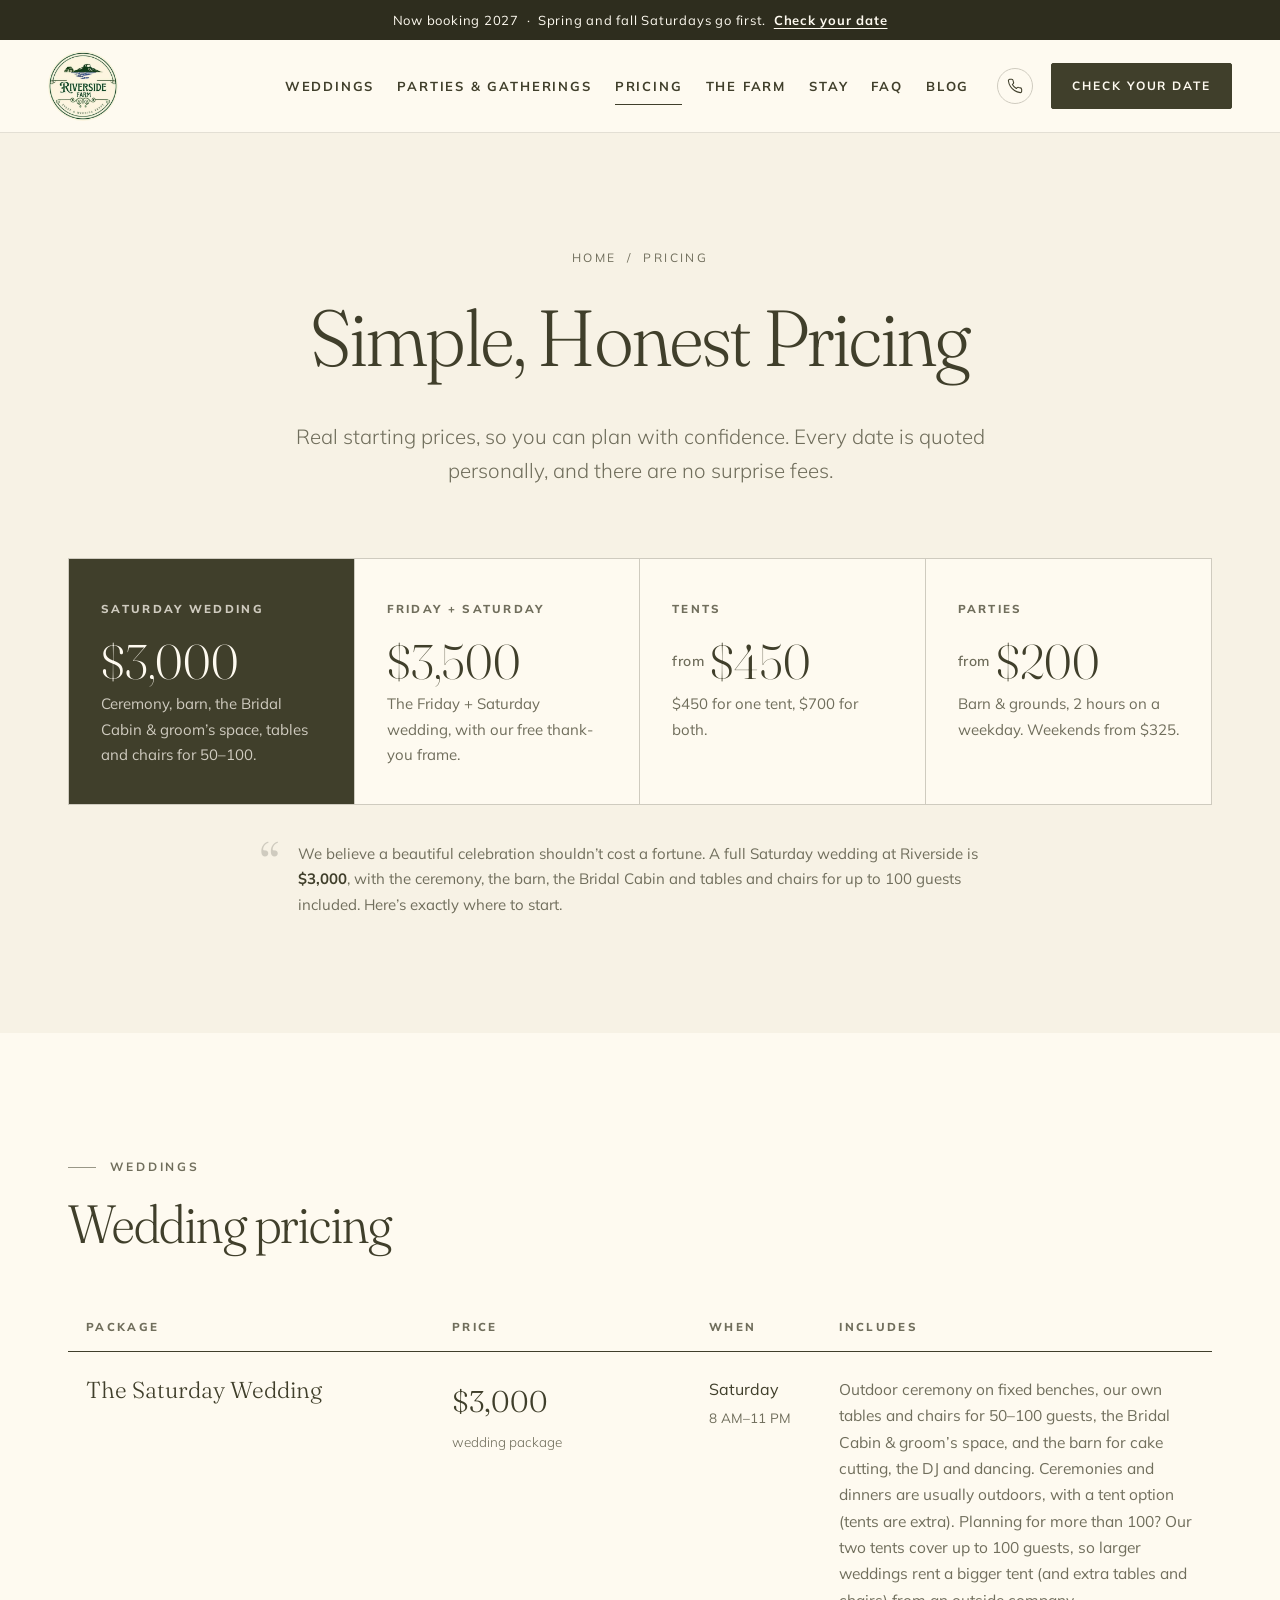
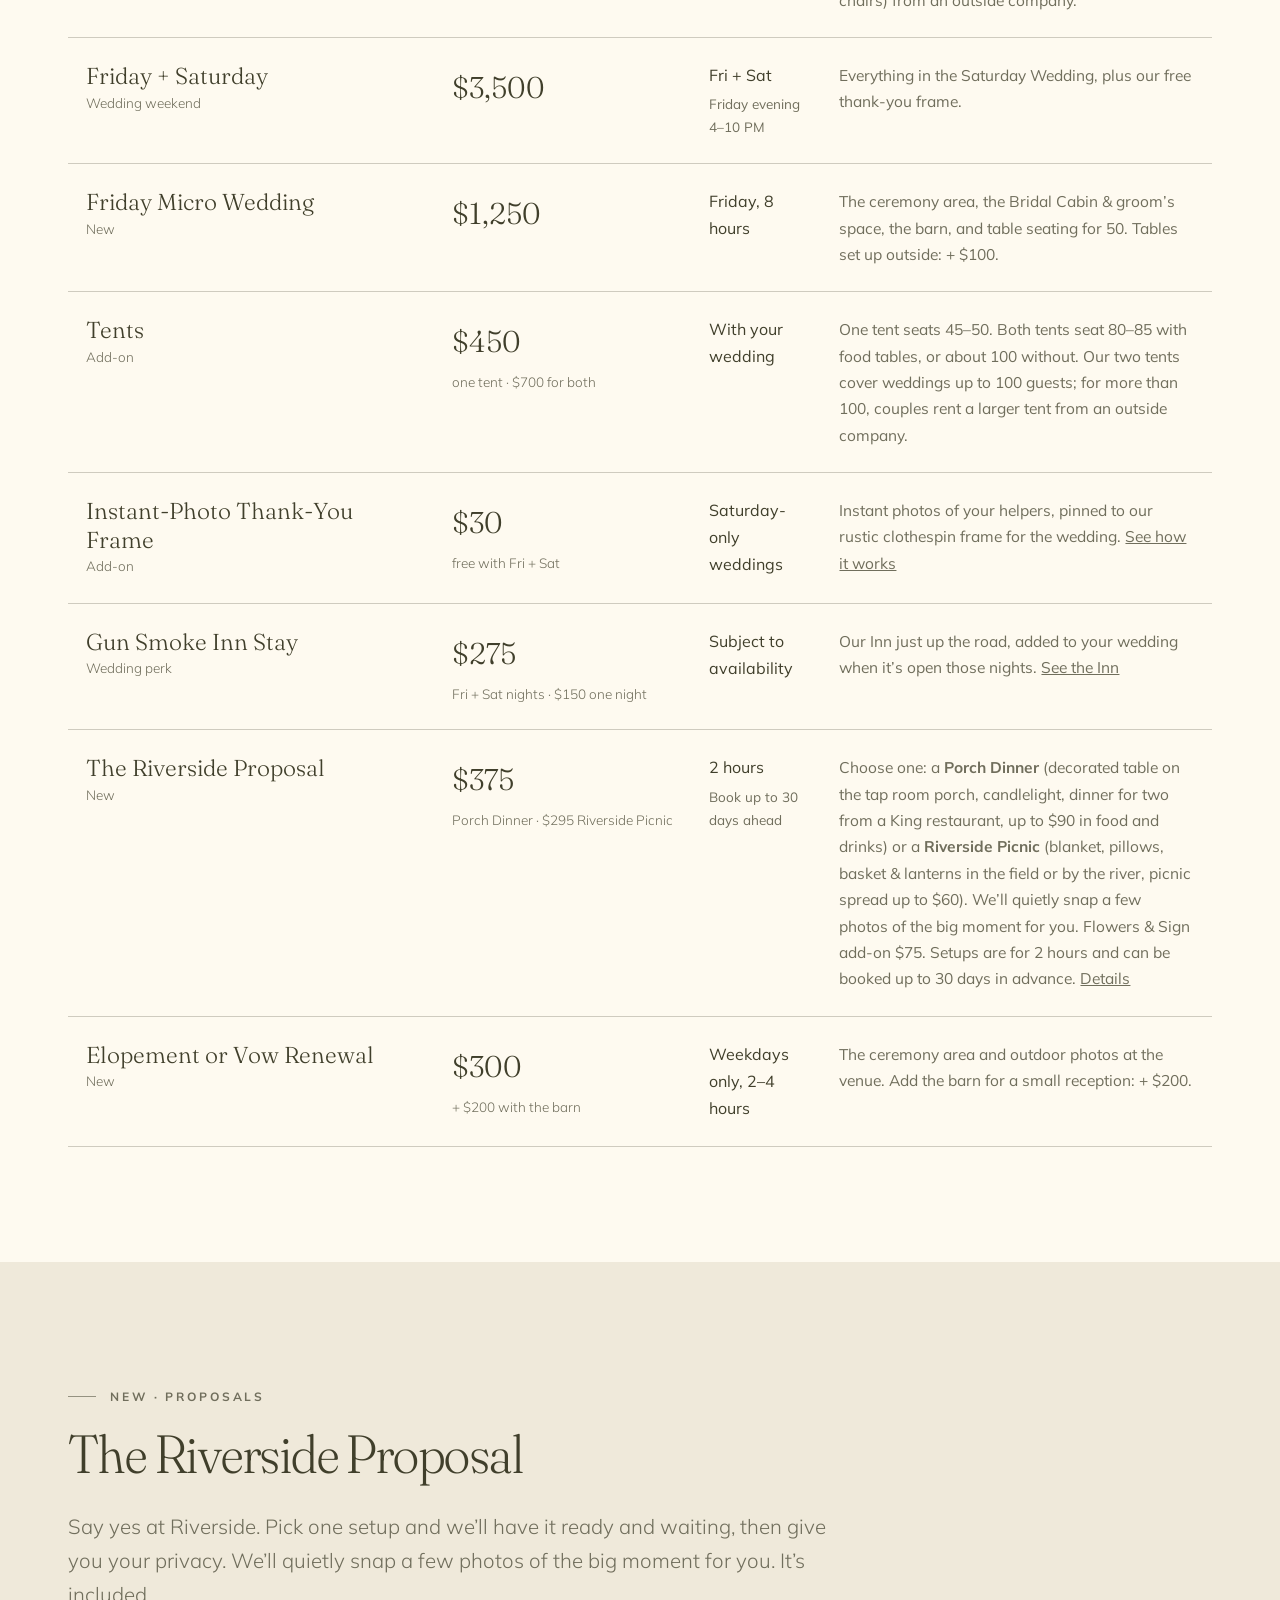
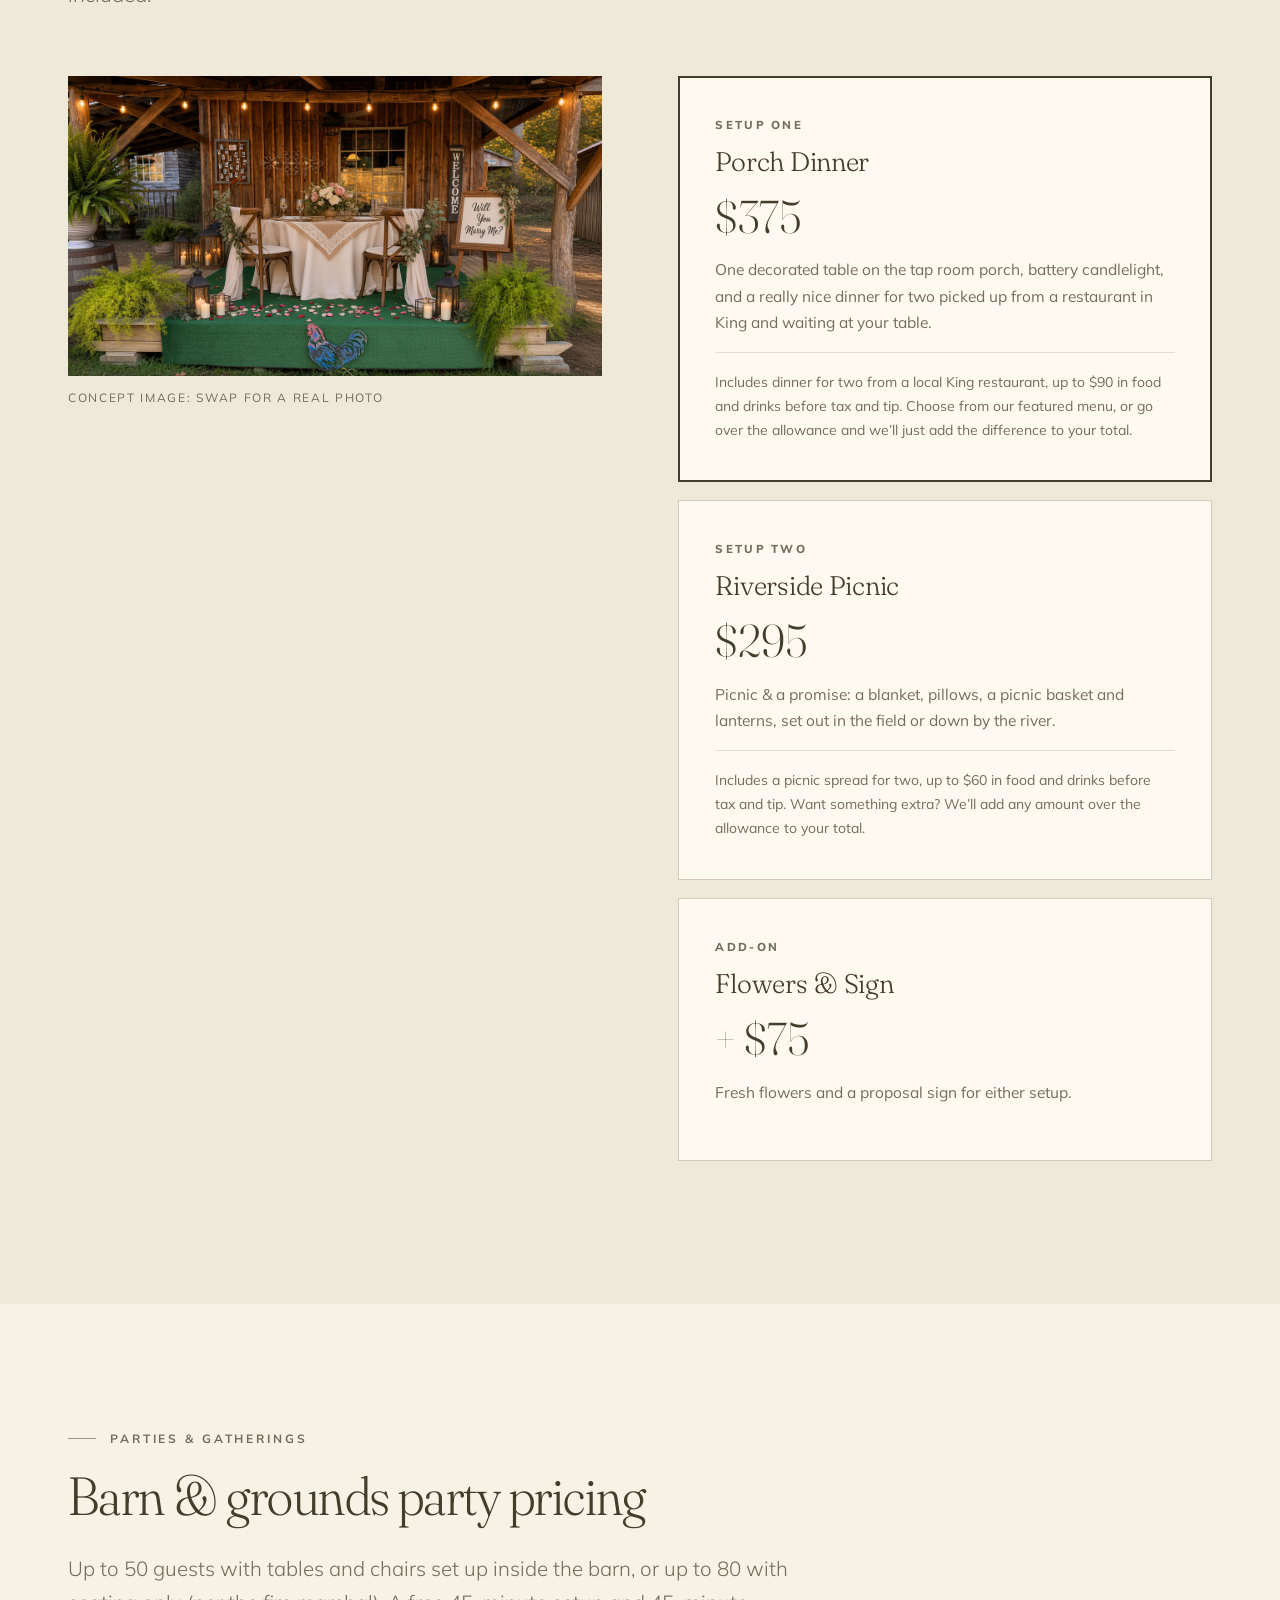
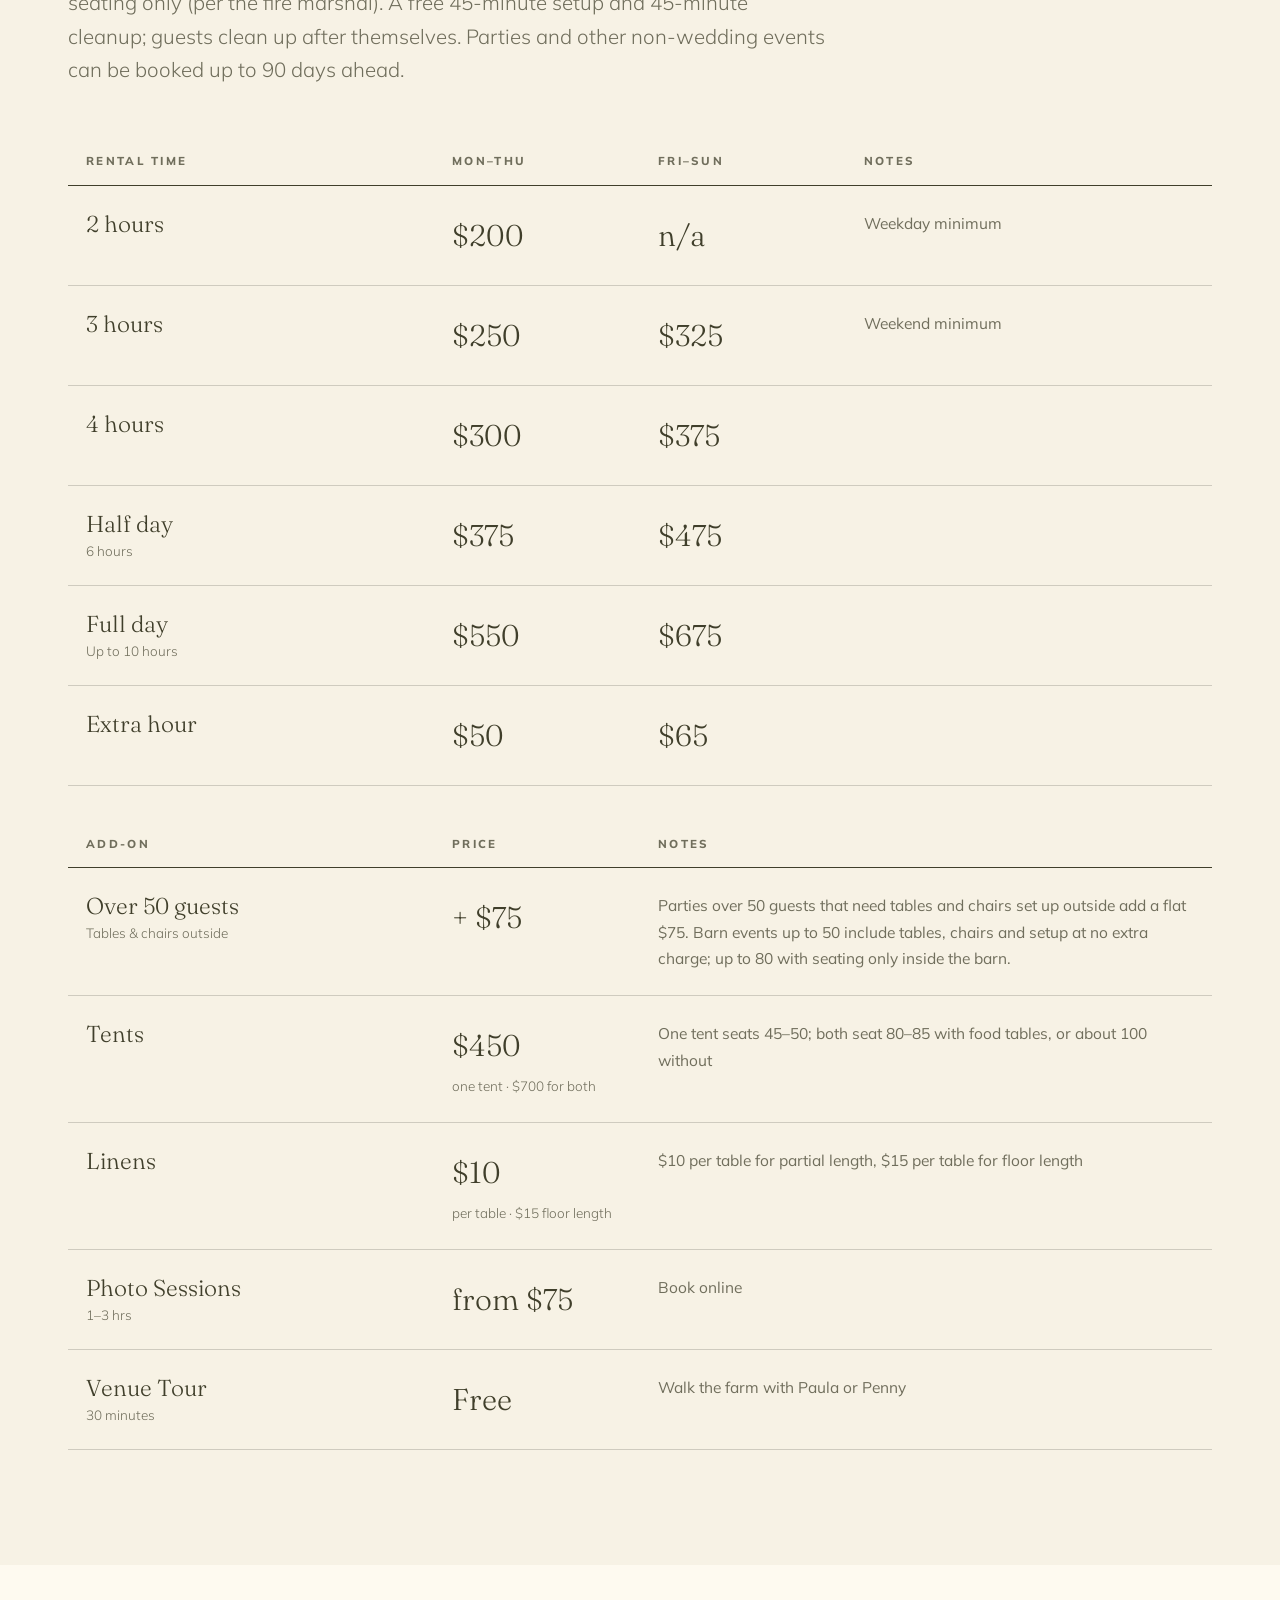
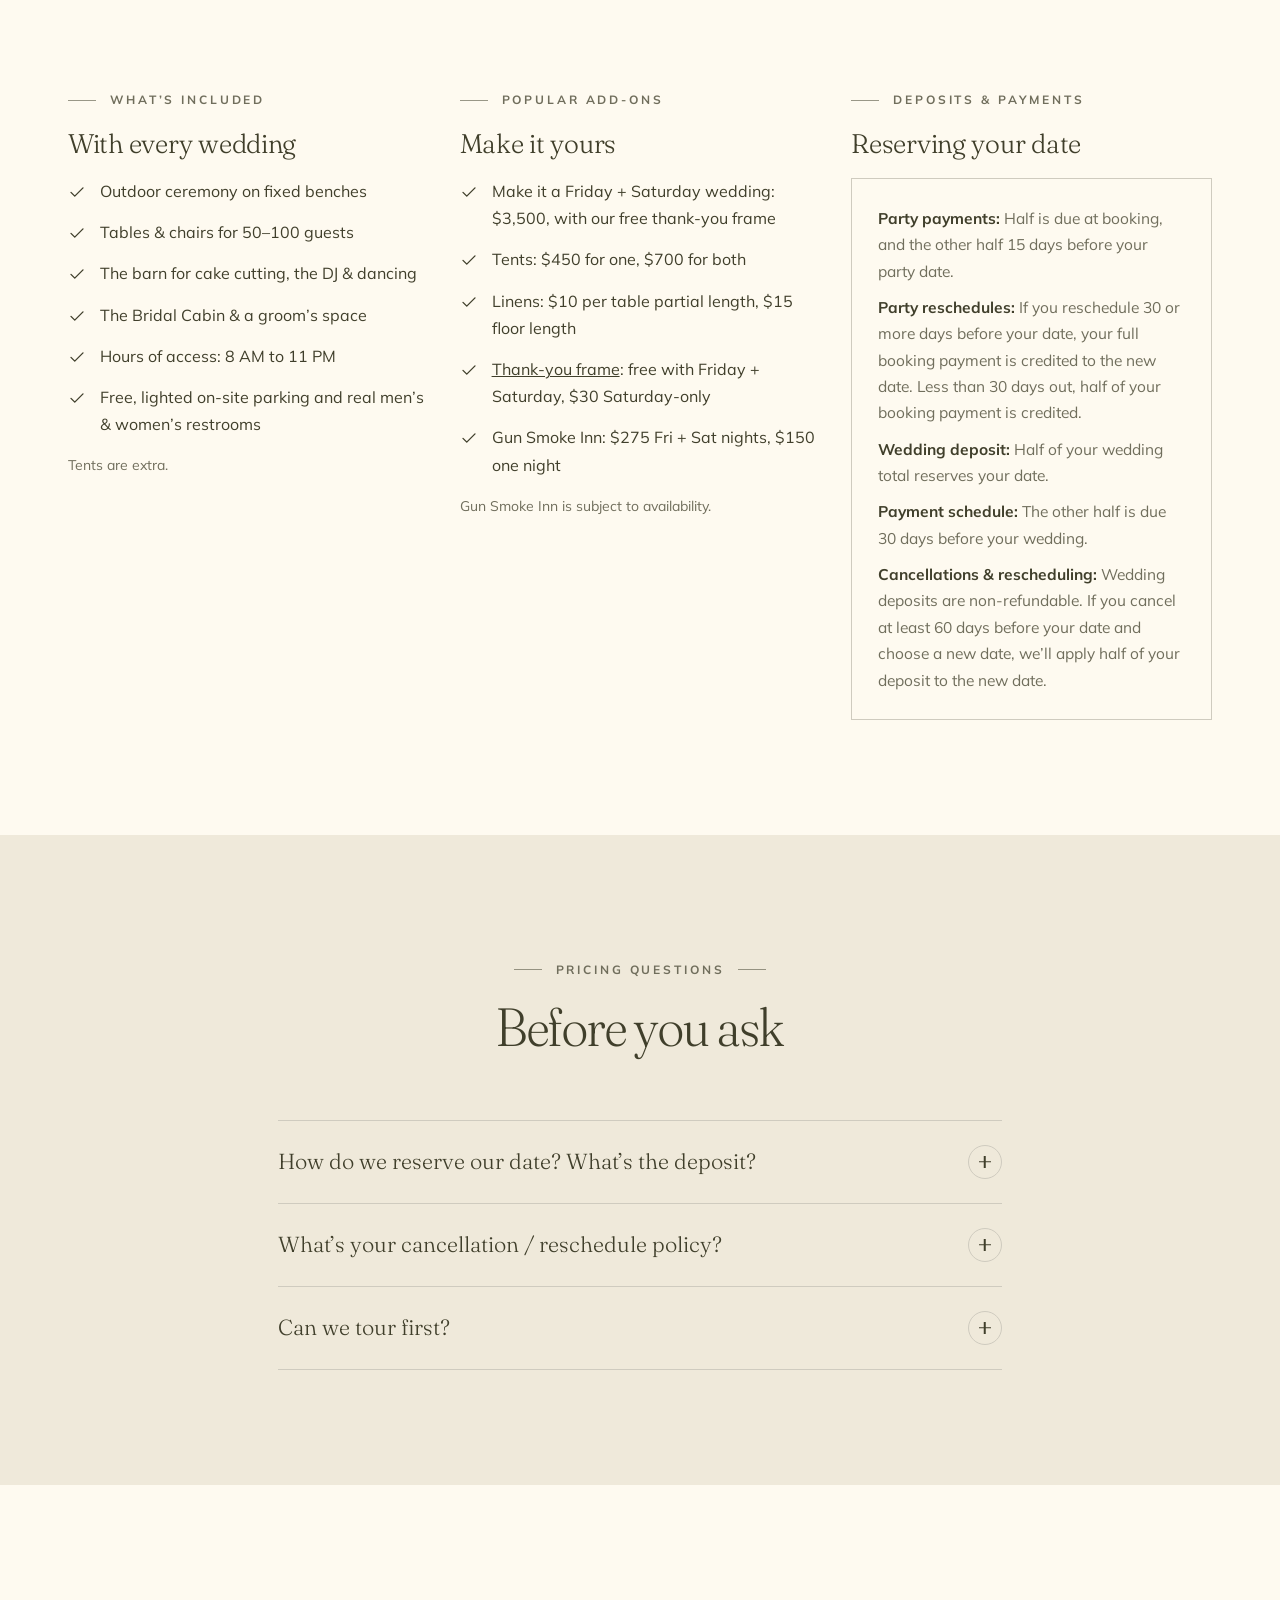
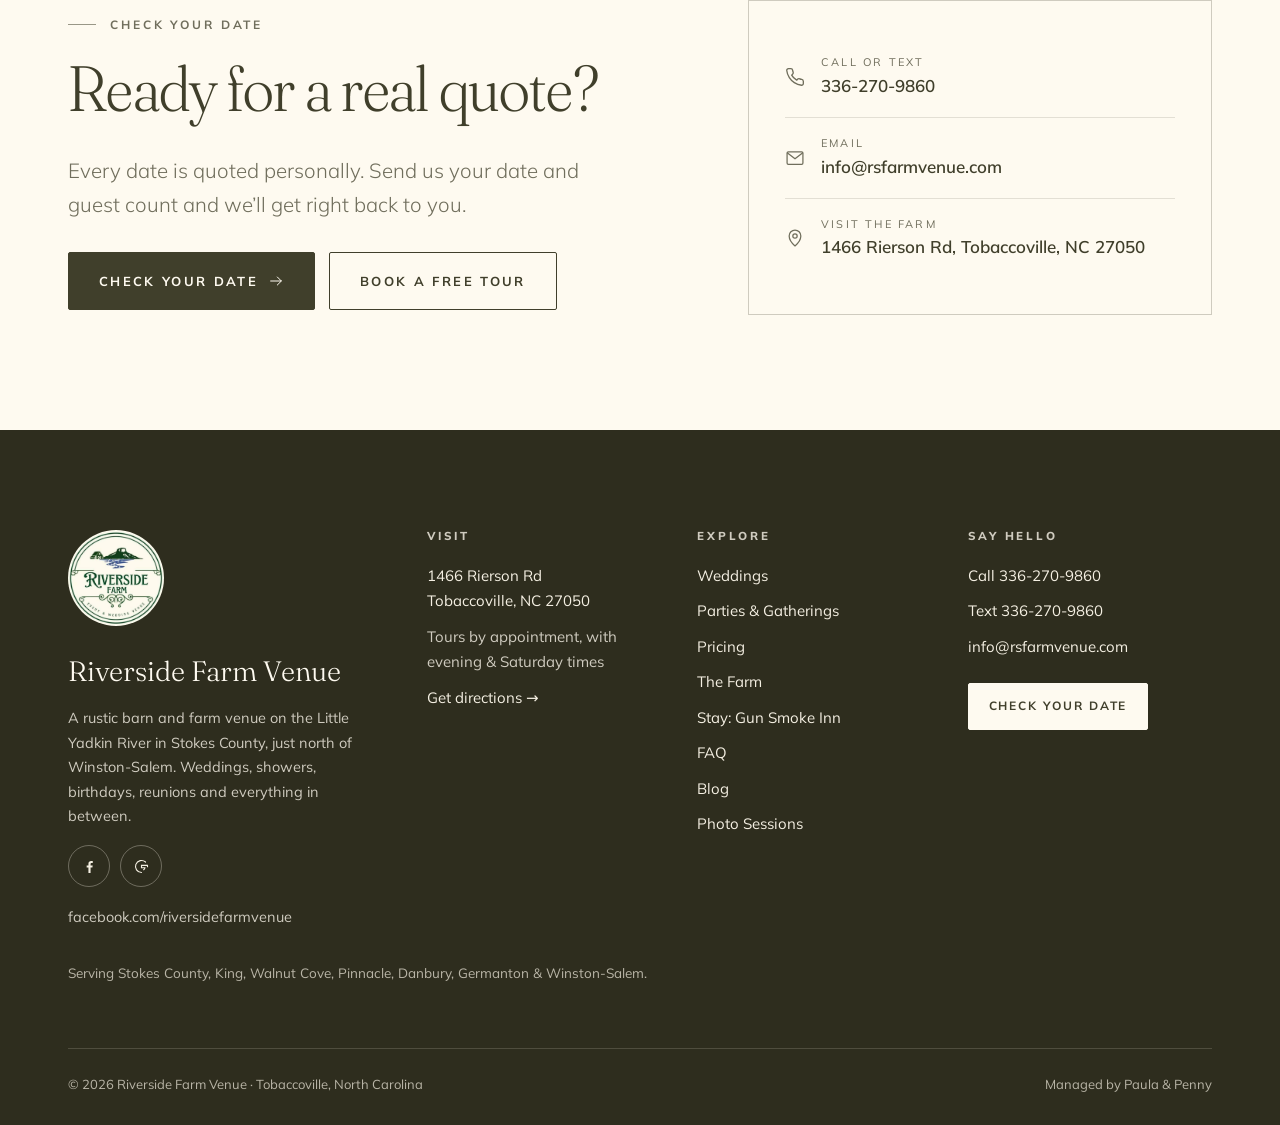
<file: pricing.html>
<!doctype html>
<html lang="en">
<head>
<meta charset="utf-8">
<meta name="robots" content="noindex, nofollow">
<meta name="viewport" content="width=device-width,initial-scale=1">
<title>Pricing &amp; Packages | Riverside Farm Venue, Tobaccoville NC</title>
<meta name="description" content="Simple, honest pricing for weddings, parties and photo sessions at Riverside Farm Venue. See starting prices, what&rsquo;s included and add-ons.">
<link rel="stylesheet" href="css/site.css">
</head>
<body>

<div class="announce">Now booking 2027<span class="hide-sm"> &nbsp;·&nbsp; Spring and fall Saturdays go first.</span> &nbsp;<a href="check-your-date.html">Check your date</a></div>
<header class="site-header">
  <div class="hdr">
    <a class="brand" href="index.html" aria-label="Riverside Farm Venue home">
      <img src="img/logo.jpg" alt="Riverside Farm Event &amp; Wedding Venue badge logo" width="70" height="70">
      <span class="brand-text">Riverside Farm<small>Event &amp; Wedding Venue</small></span>
    </a>
    <nav class="nav" aria-label="Main"><a href="weddings.html">Weddings</a><a href="parties.html">Parties &amp; Gatherings</a><a href="pricing.html" aria-current="page">Pricing</a><a href="the-farm.html">The Farm</a><a href="stay.html">Stay</a><a href="faq.html">FAQ</a><a href="blog/">Blog</a></nav>
    <div class="hdr-actions">
      <a class="hdr-phone" href="tel:+13362709860" aria-label="Call 336-270-9860"><span class="ic"><svg viewBox="0 0 24 24" fill="none" stroke="currentColor" stroke-width="1.6" stroke-linecap="round" stroke-linejoin="round"><path d="M22 16.9v3a2 2 0 0 1-2.2 2 19.8 19.8 0 0 1-8.6-3.1 19.5 19.5 0 0 1-6-6A19.8 19.8 0 0 1 2.1 4.2 2 2 0 0 1 4.1 2h3a2 2 0 0 1 2 1.7c.1.9.4 1.8.7 2.7a2 2 0 0 1-.5 2.1L8 9.8a16 16 0 0 0 6 6l1.3-1.3a2 2 0 0 1 2.1-.4c.9.3 1.8.6 2.7.7a2 2 0 0 1 1.7 2z"/></svg></span><span class="num">336-270-9860</span></a>
      <a class="btn btn-sm" href="check-your-date.html">Check Your Date</a>
      <button class="burger" data-menu="open" aria-label="Open menu" aria-expanded="false"><svg viewBox="0 0 24 24" fill="none" stroke="currentColor" stroke-width="1.5" stroke-linecap="round"><path d="M3 7h18M3 12h18M3 17h18"/></svg></button>
    </div>
  </div>
</header>
<div class="mobile-menu" id="mobile-menu" aria-label="Mobile menu">
  <div class="mm-top"><a href="index.html"><img src="img/logo.jpg" alt="Riverside Farm Venue"></a><button class="burger" data-menu="close" aria-label="Close menu"><svg viewBox="0 0 24 24" fill="none" stroke="currentColor" stroke-width="1.5" stroke-linecap="round"><path d="M5 5l14 14M19 5L5 19"/></svg></button></div>
  <nav><a href="index.html">Home</a><a href="weddings.html">Weddings</a><a href="parties.html">Parties &amp; Gatherings</a><a href="pricing.html" aria-current="page">Pricing</a><a href="the-farm.html">The Farm</a><a href="stay.html">Stay</a><a href="faq.html">FAQ</a><a href="blog/">Blog</a></nav>
  <div class="mm-foot">
    <a class="btn" href="check-your-date.html">Check Your Date</a>
    <a class="btn btn-outline" href="https://www.riversidefarmevents.com/service-page/preview-venue">Book a Free Tour</a>
    <a class="btn btn-outline" href="tel:+13362709860"><svg viewBox="0 0 24 24" fill="none" stroke="currentColor" stroke-width="1.6" stroke-linecap="round" stroke-linejoin="round"><path d="M22 16.9v3a2 2 0 0 1-2.2 2 19.8 19.8 0 0 1-8.6-3.1 19.5 19.5 0 0 1-6-6A19.8 19.8 0 0 1 2.1 4.2 2 2 0 0 1 4.1 2h3a2 2 0 0 1 2 1.7c.1.9.4 1.8.7 2.7a2 2 0 0 1-.5 2.1L8 9.8a16 16 0 0 0 6 6l1.3-1.3a2 2 0 0 1 2.1-.4c.9.3 1.8.6 2.7.7a2 2 0 0 1 1.7 2z"/></svg> Call or Text 336-270-9860</a>
    <p>1466 Rierson Rd, Tobaccoville, NC 27050</p>
  </div>
</div>
<main>

<section class="sec" style="padding-bottom:48px;background:var(--cream-2)">
  <div class="wrap-narrow center rv">
    <div class="crumbs"><a href="index.html">Home</a> &nbsp;/&nbsp; Pricing</div>
    <h1>Simple, Honest Pricing</h1>
    <p class="lead muted">Real starting prices, so you can plan with confidence. Every date is quoted personally, and there are no surprise fees.</p>
  </div>
</section>
<section style="background:var(--cream-2);padding-bottom:var(--sec)">
  <div class="wrap">
    <div class="prices rv">
      <div class="price feat"><div class="tag">Saturday wedding</div><div class="amt">$3,000</div><p>Ceremony, barn, the Bridal Cabin &amp; groom&rsquo;s space, tables and chairs for 50–100.</p></div>
      <div class="price"><div class="tag">Friday + Saturday</div><div class="amt">$3,500</div><p>The Friday + Saturday wedding, with our free thank-you frame.</p></div>
      <div class="price"><div class="tag">Tents</div><div class="amt"><small>from</small>$450</div><p>$450 for one tent, $700 for both.</p></div>
      <div class="price"><div class="tag">Parties</div><div class="amt"><small>from</small>$200</div><p>Barn &amp; grounds, 2 hours on a weekday. Weekends from $325.</p></div>
    </div>
    <div class="compare-note rv"><span class="kicker-num" style="font-size:64px">&ldquo;</span><p style="margin:0">We believe a beautiful celebration shouldn&rsquo;t cost a fortune. A full Saturday wedding at Riverside is <b style="color:var(--olive)">$3,000</b>, with the ceremony, the barn, the Bridal Cabin and tables and chairs for up to 100 guests included. Here&rsquo;s exactly where to start.</p></div>
  </div>
</section>

<section class="sec">
  <div class="wrap">
    <div class="sec-head left rv"><span class="eyebrow">Weddings</span><h2>Wedding pricing</h2></div>
    <table class="ptable rv">
      <thead><tr><th>Package</th><th>Price</th><th>When</th><th>Includes</th></tr></thead>
      <tbody>
        <tr><td>The Saturday Wedding</td><td class="amt">$3,000<span class="sub">wedding package</span></td><td>Saturday<span class="sub">8 AM–11 PM</span></td><td>Outdoor ceremony on fixed benches, our own tables and chairs for 50–100 guests, the Bridal Cabin &amp; groom&rsquo;s space, and the barn for cake cutting, the DJ and dancing. Ceremonies and dinners are usually outdoors, with a tent option (tents are extra). Planning for more than 100? Our two tents cover up to 100 guests, so larger weddings rent a bigger tent (and extra tables and chairs) from an outside company.</td></tr>
                <tr><td>Friday + Saturday<span class="sub">Wedding weekend</span></td><td class="amt">$3,500</td><td>Fri + Sat<span class="sub">Friday evening 4–10 PM</span></td><td>Everything in the Saturday Wedding, plus our free thank-you frame.</td></tr>
        <tr><td>Friday Micro Wedding<span class="sub">New</span></td><td class="amt">$1,250</td><td>Friday, 8 hours</td><td>The ceremony area, the Bridal Cabin &amp; groom&rsquo;s space, the barn, and table seating for 50. Tables set up outside: + $100.</td></tr>
        <tr><td>Tents<span class="sub">Add-on</span></td><td class="amt">$450<span class="sub">one tent · $700 for both</span></td><td>With your wedding</td><td>One tent seats 45–50. Both tents seat 80–85 with food tables, or about 100 without. Our two tents cover weddings up to 100 guests; for more than 100, couples rent a larger tent from an outside company.</td></tr>
        <tr><td>Instant-Photo Thank-You Frame<span class="sub">Add-on</span></td><td class="amt">$30<span class="sub">free with Fri + Sat</span></td><td>Saturday-only weddings</td><td>Instant photos of your helpers, pinned to our rustic clothespin frame for the wedding. <a href="blog/thank-you-frame/">See how it works</a></td></tr>
        <tr><td>Gun Smoke Inn Stay<span class="sub">Wedding perk</span></td><td class="amt">$275<span class="sub">Fri + Sat nights · $150 one night</span></td><td>Subject to availability</td><td>Our Inn just up the road, added to your wedding when it&rsquo;s open those nights. <a href="stay.html">See the Inn</a></td></tr>
        <tr><td>The Riverside Proposal<span class="sub">New</span></td><td class="amt">$375<span class="sub">Porch Dinner · $295 Riverside Picnic</span></td><td>2 hours<span class="sub">Book up to 30 days ahead</span></td><td>Choose one: a <b>Porch Dinner</b> (decorated table on the tap room porch, candlelight, dinner for two from a King restaurant, up to $90 in food and drinks) or a <b>Riverside Picnic</b> (blanket, pillows, basket &amp; lanterns in the field or by the river, picnic spread up to $60). We&rsquo;ll quietly snap a few photos of the big moment for you. Flowers &amp; Sign add-on $75. Setups are for 2 hours and can be booked up to 30 days in advance. <a href="#proposal">Details</a></td></tr>
        <tr><td>Elopement or Vow Renewal<span class="sub">New</span></td><td class="amt">$300<span class="sub">+ $200 with the barn</span></td><td>Weekdays only, 2–4 hours</td><td>The ceremony area and outdoor photos at the venue. Add the barn for a small reception: + $200.</td></tr>
      </tbody>
    </table>
  </div>
</section>

<section class="sec bg-3" id="proposal">
  <div class="wrap">
    <div class="sec-head left rv"><span class="eyebrow">New &middot; Proposals</span><h2>The Riverside Proposal</h2><p class="lead muted">Say yes at Riverside. Pick one setup and we&rsquo;ll have it ready and waiting, then give you your privacy. We&rsquo;ll quietly snap a few photos of the big moment for you. It&rsquo;s included.</p></div>
    <div class="split" style="align-items:start">
      <div class="split-media land rv"><img src="img/riverside-proposal-concept.jpg" alt="Concept image: candlelit porch dinner table for two with a Will You Marry Me? sign" loading="lazy" style="aspect-ratio:16/9"><div class="cap">Concept image: swap for a real photo</div></div>
      <div class="opts" style="grid-template-columns:1fr;gap:18px">
        <div class="opt feat rv"><div class="tag">Setup one</div><h3>Porch Dinner</h3><div class="amt">$375</div><p>One decorated table on the tap room porch, battery candlelight, and a really nice dinner for two picked up from a restaurant in King and waiting at your table.</p><div class="meta">Includes dinner for two from a local King restaurant, up to $90 in food and drinks before tax and tip. Choose from our featured menu, or go over the allowance and we&rsquo;ll just add the difference to your total.</div></div>
        <div class="opt rv"><div class="tag">Setup two</div><h3>Riverside Picnic</h3><div class="amt">$295</div><p>Picnic &amp; a promise: a blanket, pillows, a picnic basket and lanterns, set out in the field or down by the river.</p><div class="meta">Includes a picnic spread for two, up to $60 in food and drinks before tax and tip. Want something extra? We&rsquo;ll add any amount over the allowance to your total.</div></div>
        <div class="opt rv"><div class="tag">Add-on</div><h3>Flowers &amp; Sign</h3><div class="amt">+ $75</div><p>Fresh flowers and a proposal sign for either setup.</p></div>
      </div>
    </div>
    <div class="rv" style="margin-top:28px"></div>
  </div>
</section>

<section class="sec bg-2">
  <div class="wrap">
    <div class="sec-head left rv"><span class="eyebrow">Parties &amp; gatherings</span><h2>Barn &amp; grounds party pricing</h2><p class="lead muted">Up to 50 guests with tables and chairs set up inside the barn, or up to 80 with seating only (per the fire marshal). A free 45-minute setup and 45-minute cleanup; guests clean up after themselves. Parties and other non-wedding events can be booked up to 90 days ahead.</p></div>
    <table class="ptable rv">
      <thead><tr><th>Rental time</th><th>Mon–Thu</th><th>Fri–Sun</th><th>Notes</th></tr></thead>
      <tbody>
        <tr><td>2 hours</td><td class="amt">$200</td><td class="amt">n/a</td><td>Weekday minimum</td></tr>
        <tr><td>3 hours</td><td class="amt">$250</td><td class="amt">$325</td><td>Weekend minimum</td></tr>
        <tr><td>4 hours</td><td class="amt">$300</td><td class="amt">$375</td><td></td></tr>
        <tr><td>Half day<span class="sub">6 hours</span></td><td class="amt">$375</td><td class="amt">$475</td><td></td></tr>
        <tr><td>Full day<span class="sub">Up to 10 hours</span></td><td class="amt">$550</td><td class="amt">$675</td><td></td></tr>
        <tr><td>Extra hour</td><td class="amt">$50</td><td class="amt">$65</td><td></td></tr>
      </tbody>
    </table>
    <table class="ptable rv" style="margin-top:48px">
      <thead><tr><th>Add-on</th><th>Price</th><th colspan="2">Notes</th></tr></thead>
      <tbody>
        <tr><td>Over 50 guests<span class="sub">Tables &amp; chairs outside</span></td><td class="amt">+ $75</td><td colspan="2">Parties over 50 guests that need tables and chairs set up outside add a flat $75. Barn events up to 50 include tables, chairs and setup at no extra charge; up to 80 with seating only inside the barn.</td></tr>
        <tr><td>Tents</td><td class="amt">$450<span class="sub">one tent · $700 for both</span></td><td colspan="2">One tent seats 45–50; both seat 80–85 with food tables, or about 100 without</td></tr>
        <tr><td>Linens</td><td class="amt">$10<span class="sub">per table · $15 floor length</span></td><td colspan="2">$10 per table for partial length, $15 per table for floor length</td></tr>
        <tr><td>Photo Sessions<span class="sub">1–3 hrs</span></td><td class="amt">from $75</td><td colspan="2">Book online</td></tr>
        <tr><td>Venue Tour<span class="sub">30 minutes</span></td><td class="amt">Free</td><td colspan="2">Walk the farm with Paula or Penny</td></tr>
      </tbody>
    </table>
  </div>
</section>

<section class="sec">
  <div class="wrap grid-3" style="align-items:start">
    <div class="rv">
      <span class="eyebrow">What&rsquo;s included</span>
      <h3>With every wedding</h3>
      <ul class="checklist" style="margin-top:18px">
        <li><svg viewBox="0 0 24 24" fill="none" stroke="currentColor" stroke-width="1.8" stroke-linecap="round" stroke-linejoin="round"><path d="M4 12.5l5 5L20 6.5"/></svg> <span>Outdoor ceremony on fixed benches</span></li><li><svg viewBox="0 0 24 24" fill="none" stroke="currentColor" stroke-width="1.8" stroke-linecap="round" stroke-linejoin="round"><path d="M4 12.5l5 5L20 6.5"/></svg> <span>Tables &amp; chairs for 50–100 guests</span></li><li><svg viewBox="0 0 24 24" fill="none" stroke="currentColor" stroke-width="1.8" stroke-linecap="round" stroke-linejoin="round"><path d="M4 12.5l5 5L20 6.5"/></svg> <span>The barn for cake cutting, the DJ &amp; dancing</span></li><li><svg viewBox="0 0 24 24" fill="none" stroke="currentColor" stroke-width="1.8" stroke-linecap="round" stroke-linejoin="round"><path d="M4 12.5l5 5L20 6.5"/></svg> <span>The Bridal Cabin &amp; a groom&rsquo;s space</span></li><li><svg viewBox="0 0 24 24" fill="none" stroke="currentColor" stroke-width="1.8" stroke-linecap="round" stroke-linejoin="round"><path d="M4 12.5l5 5L20 6.5"/></svg> <span>Hours of access: 8 AM to 11 PM</span></li><li><svg viewBox="0 0 24 24" fill="none" stroke="currentColor" stroke-width="1.8" stroke-linecap="round" stroke-linejoin="round"><path d="M4 12.5l5 5L20 6.5"/></svg> <span>Free, lighted on-site parking and real men&rsquo;s &amp; women&rsquo;s restrooms</span></li>
      </ul>
      <p class="muted" style="font-size:14px;margin-top:16px">Tents are extra.</p>
    </div>
    <div class="rv">
      <span class="eyebrow">Popular add-ons</span>
      <h3>Make it yours</h3>
      <ul class="checklist" style="margin-top:18px">
        <li><svg viewBox="0 0 24 24" fill="none" stroke="currentColor" stroke-width="1.8" stroke-linecap="round" stroke-linejoin="round"><path d="M4 12.5l5 5L20 6.5"/></svg> <span>Make it a Friday + Saturday wedding: $3,500, with our free thank-you frame</span></li><li><svg viewBox="0 0 24 24" fill="none" stroke="currentColor" stroke-width="1.8" stroke-linecap="round" stroke-linejoin="round"><path d="M4 12.5l5 5L20 6.5"/></svg> <span>Tents: $450 for one, $700 for both</span></li><li><svg viewBox="0 0 24 24" fill="none" stroke="currentColor" stroke-width="1.8" stroke-linecap="round" stroke-linejoin="round"><path d="M4 12.5l5 5L20 6.5"/></svg> <span>Linens: $10 per table partial length, $15 floor length</span></li><li><svg viewBox="0 0 24 24" fill="none" stroke="currentColor" stroke-width="1.8" stroke-linecap="round" stroke-linejoin="round"><path d="M4 12.5l5 5L20 6.5"/></svg> <span><a href="blog/thank-you-frame/">Thank-you frame</a>: free with Friday + Saturday, $30 Saturday-only</span></li><li><svg viewBox="0 0 24 24" fill="none" stroke="currentColor" stroke-width="1.8" stroke-linecap="round" stroke-linejoin="round"><path d="M4 12.5l5 5L20 6.5"/></svg> <span>Gun Smoke Inn: $275 Fri + Sat nights, $150 one night</span></li>
      </ul>
      <p class="muted" style="font-size:14px;margin-top:16px">Gun Smoke Inn is subject to availability.</p>
    </div>
    <div class="rv">
      <span class="eyebrow">Deposits &amp; payments</span>
      <h3>Reserving your date</h3>
      <div class="opt" style="padding:26px;margin-top:18px">
        <p style="margin:0 0 10px"><b style="color:var(--olive)">Party payments:</b> Half is due at booking, and the other half 15 days before your party date.</p>
        <p style="margin:0 0 10px"><b style="color:var(--olive)">Party reschedules:</b> If you reschedule 30 or more days before your date, your full booking payment is credited to the new date. Less than 30 days out, half of your booking payment is credited.</p>
        <p style="margin:0 0 10px"><b style="color:var(--olive)">Wedding deposit:</b> Half of your wedding total reserves your date.</p>
        <p style="margin:0 0 10px"><b style="color:var(--olive)">Payment schedule:</b> The other half is due 30 days before your wedding.</p>
        <p style="margin:0"><b style="color:var(--olive)">Cancellations &amp; rescheduling:</b> Wedding deposits are non-refundable. If you cancel at least 60 days before your date and choose a new date, we&rsquo;ll apply half of your deposit to the new date.</p>
      </div>
      
    </div>
  </div>
</section>

<section class="sec bg-3">
  <div class="wrap-narrow">
    <div class="sec-head center rv"><span class="eyebrow">Pricing questions</span><h2>Before you ask</h2></div>
    <div class="rv"><details class="qa"><summary>How do we reserve our date? What&rsquo;s the deposit?<span class="pm"></span></summary><div class="ans"><p>For weddings, half is due to reserve your date, and the other half is due 30 days before your wedding.</p><p>For parties, half is due at booking, and the other half 15 days before your party date.</p></div></details><details class="qa"><summary>What&rsquo;s your cancellation / reschedule policy?<span class="pm"></span></summary><div class="ans"><p>Wedding deposits are non-refundable. If you cancel at least 60 days before your date and choose a new date, we&rsquo;ll apply half of your deposit to the new date.</p><p>Parties: if you reschedule 30 or more days before your date, your full booking payment is credited to the new date. Less than 30 days out, half of your booking payment is credited.</p></div></details><details class="qa"><summary>Can we tour first?<span class="pm"></span></summary><div class="ans"><p>Absolutely. Tours are free. Book a time online or call/text 336-270-9860.</p></div></details></div>
  </div>
</section>


<section class="sec">
  <div class="wrap final">
    <div class="rv">
      <span class="eyebrow">Check your date</span>
      <h2>Ready for a real quote?</h2>
      <p class="lead muted" style="max-width:560px">Every date is quoted personally. Send us your date and guest count and we&rsquo;ll get right back to you.</p>
      <div class="btn-row" style="margin-top:30px">
        <a class="btn" href="check-your-date.html">Check Your Date <svg viewBox="0 0 24 24" fill="none" stroke="currentColor" stroke-width="1.5" stroke-linecap="round" stroke-linejoin="round"><path d="M4 12h16M14 6l6 6-6 6"/></svg></a>
        <a class="btn btn-outline" href="https://www.riversidefarmevents.com/service-page/preview-venue">Book a Free Tour</a>
      </div>
    </div>
    <div class="contact-card rv">
      <a class="row" href="tel:+13362709860"><svg viewBox="0 0 24 24" fill="none" stroke="currentColor" stroke-width="1.6" stroke-linecap="round" stroke-linejoin="round"><path d="M22 16.9v3a2 2 0 0 1-2.2 2 19.8 19.8 0 0 1-8.6-3.1 19.5 19.5 0 0 1-6-6A19.8 19.8 0 0 1 2.1 4.2 2 2 0 0 1 4.1 2h3a2 2 0 0 1 2 1.7c.1.9.4 1.8.7 2.7a2 2 0 0 1-.5 2.1L8 9.8a16 16 0 0 0 6 6l1.3-1.3a2 2 0 0 1 2.1-.4c.9.3 1.8.6 2.7.7a2 2 0 0 1 1.7 2z"/></svg><div><small>Call or text</small><span>336-270-9860</span></div></a>
      <a class="row" href="mailto:info@rsfarmvenue.com"><svg viewBox="0 0 24 24" fill="none" stroke="currentColor" stroke-width="1.5" stroke-linecap="round" stroke-linejoin="round"><rect x="2.5" y="4.5" width="19" height="15" rx="1.5"/><path d="M3 6l9 7 9-7"/></svg><div><small>Email</small><span>info@rsfarmvenue.com</span></div></a>
      <a class="row" href="https://maps.google.com/?cid=12743851930745066282"><svg viewBox="0 0 24 24" fill="none" stroke="currentColor" stroke-width="1.5" stroke-linecap="round" stroke-linejoin="round"><path d="M12 21.5s-7-6.2-7-12a7 7 0 0 1 14 0c0 5.8-7 12-7 12z"/><circle cx="12" cy="9.5" r="2.6"/></svg><div><small>Visit the farm</small><span>1466 Rierson Rd, Tobaccoville, NC 27050</span></div></a>
    </div>
  </div>
</section>

</main>

<footer class="site-footer">
  <div class="wrap">
    <div class="ft">
      <div class="ft-brand">
        <img src="img/logo.jpg" alt="Riverside Farm Venue logo">
        <div class="ft-name">Riverside Farm Venue</div>
        <p>A rustic barn and farm venue on the Little Yadkin River in Stokes County, just north of Winston-Salem. Weddings, showers, birthdays, reunions and everything in between.</p>
        <div class="social">
          <a href="https://www.facebook.com/riversidefarmvenue" aria-label="Riverside Farm Venue on Facebook"><svg viewBox="0 0 24 24" fill="currentColor"><path d="M13.5 21v-7.5h2.6l.4-3h-3V8.6c0-.9.3-1.5 1.5-1.5h1.6V4.4c-.3 0-1.2-.1-2.3-.1-2.3 0-3.8 1.4-3.8 3.9v2.3H8v3h2.5V21z"/></svg></a>
          <a href="https://maps.google.com/?cid=12743851930745066282" aria-label="Riverside Farm Venue on Google"><svg viewBox="0 0 24 24" fill="none" stroke="currentColor" stroke-width="1.6" stroke-linecap="round"><path d="M20.5 12.2c0-.6 0-1.1-.2-1.7H12v3.3h4.8a4.2 4.2 0 0 1-1.8 2.7M12 20.5a8.5 8.5 0 1 1 5.7-14.8"/></svg></a>
        </div>
        <p class="serving"><a href="https://www.facebook.com/riversidefarmvenue" style="color:inherit">facebook.com/riversidefarmvenue</a></p>
      </div>
      <div>
        <h4>Visit</h4>
        <ul>
          <li><a href="https://maps.google.com/?cid=12743851930745066282">1466 Rierson Rd<br>Tobaccoville, NC 27050</a></li>
          <li style="color:#CFCBBF">Tours by appointment, with evening &amp; Saturday times</li>
          <li><a href="https://maps.google.com/?cid=12743851930745066282">Get directions →</a></li>
        </ul>
      </div>
      <div>
        <h4>Explore</h4>
        <ul>
          <li><a href="weddings.html">Weddings</a></li>
          <li><a href="parties.html">Parties &amp; Gatherings</a></li>
          <li><a href="pricing.html">Pricing</a></li>
          <li><a href="the-farm.html">The Farm</a></li>
          <li><a href="stay.html">Stay: Gun Smoke Inn</a></li>
          <li><a href="faq.html">FAQ</a></li>
          <li><a href="blog/">Blog</a></li>
          
          <li><a href="parties.html#photo-sessions">Photo Sessions</a></li>
        </ul>
      </div>
      <div>
        <h4>Say hello</h4>
        <ul>
          <li><a href="tel:+13362709860">Call 336-270-9860</a></li>
          <li><a href="sms:+13362709860">Text 336-270-9860</a></li>
          <li><a href="mailto:info@rsfarmvenue.com">info@rsfarmvenue.com</a></li>
          <li style="margin-top:14px"><a class="btn btn-cream btn-sm" href="check-your-date.html" style="color:#403F2B">Check Your Date</a></li>
        </ul>
      </div>
    </div>
    <p class="serving">Serving Stokes County, King, Walnut Cove, Pinnacle, Danbury, Germanton &amp; Winston-Salem.</p>
    <div class="ft-bottom">
      <span>© 2026 Riverside Farm Venue · Tobaccoville, North Carolina</span>
      <span>Managed by Paula &amp; Penny</span>
    </div>
  </div>
</footer>
<div class="mbar" role="navigation" aria-label="Quick actions">
  <a href="tel:+13362709860"><svg viewBox="0 0 24 24" fill="none" stroke="currentColor" stroke-width="1.6" stroke-linecap="round" stroke-linejoin="round"><path d="M22 16.9v3a2 2 0 0 1-2.2 2 19.8 19.8 0 0 1-8.6-3.1 19.5 19.5 0 0 1-6-6A19.8 19.8 0 0 1 2.1 4.2 2 2 0 0 1 4.1 2h3a2 2 0 0 1 2 1.7c.1.9.4 1.8.7 2.7a2 2 0 0 1-.5 2.1L8 9.8a16 16 0 0 0 6 6l1.3-1.3a2 2 0 0 1 2.1-.4c.9.3 1.8.6 2.7.7a2 2 0 0 1 1.7 2z"/></svg> Call / Text</a>
  <a class="cta" href="check-your-date.html"><svg viewBox="0 0 24 24" fill="none" stroke="currentColor" stroke-width="1.5" stroke-linecap="round" stroke-linejoin="round"><rect x="3" y="4.5" width="18" height="16.5" rx="1.5"/><path d="M3 9.5h18M8 2.5v4M16 2.5v4"/></svg> Check Your Date</a>
</div>
<script src="js/site.js"></script>
</body>
</html>
</file>
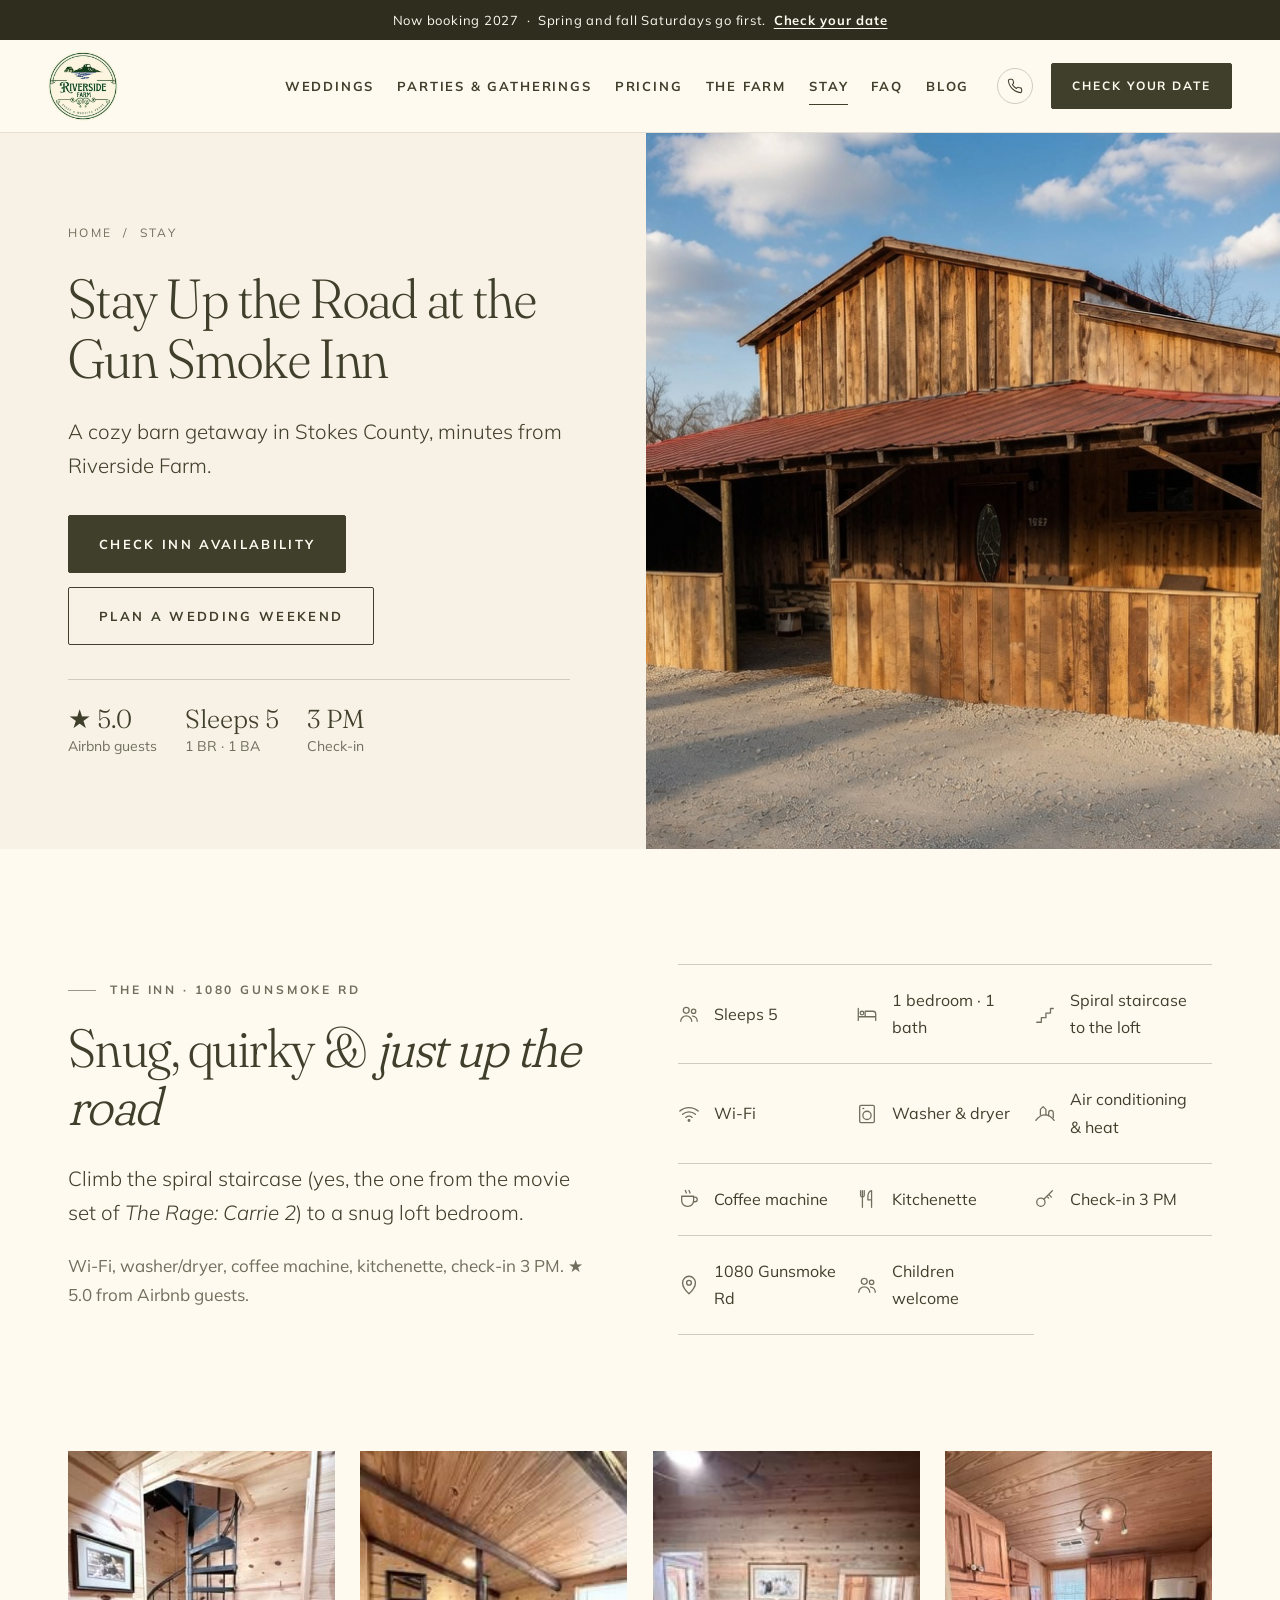
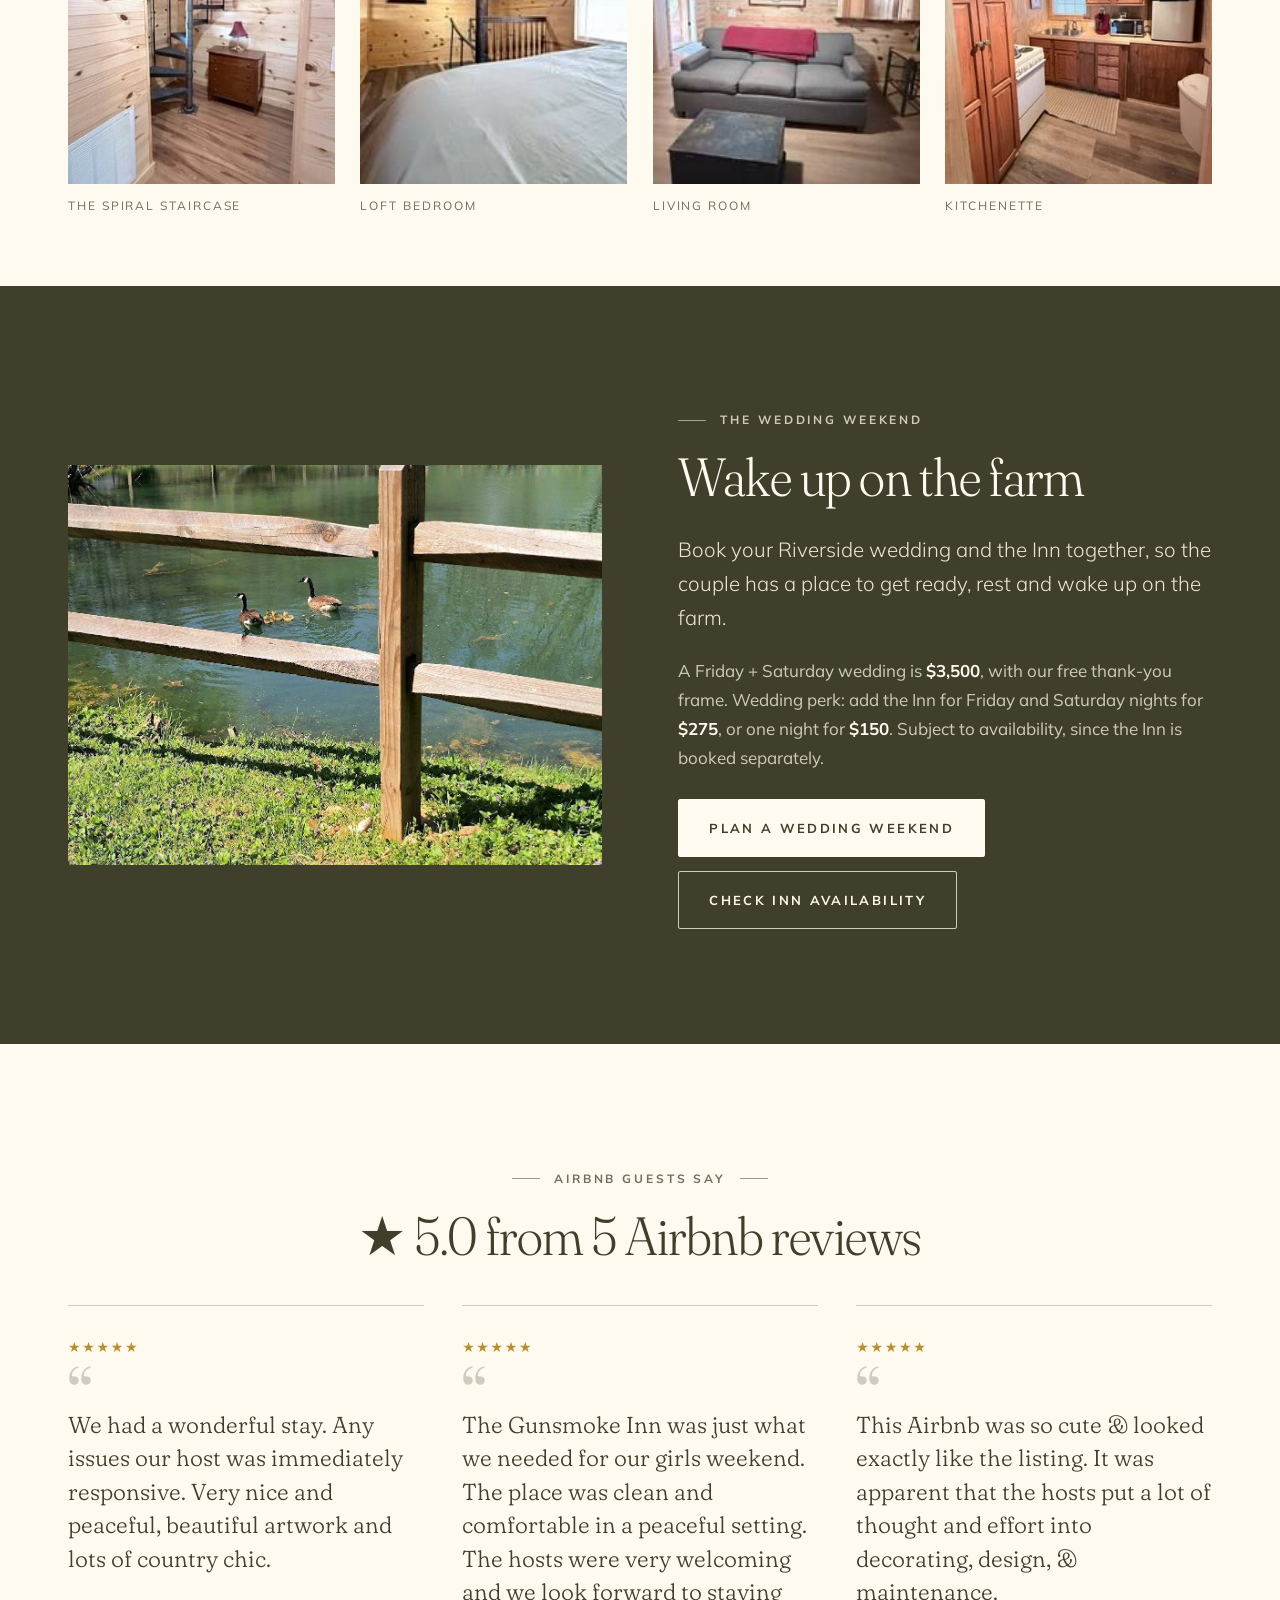
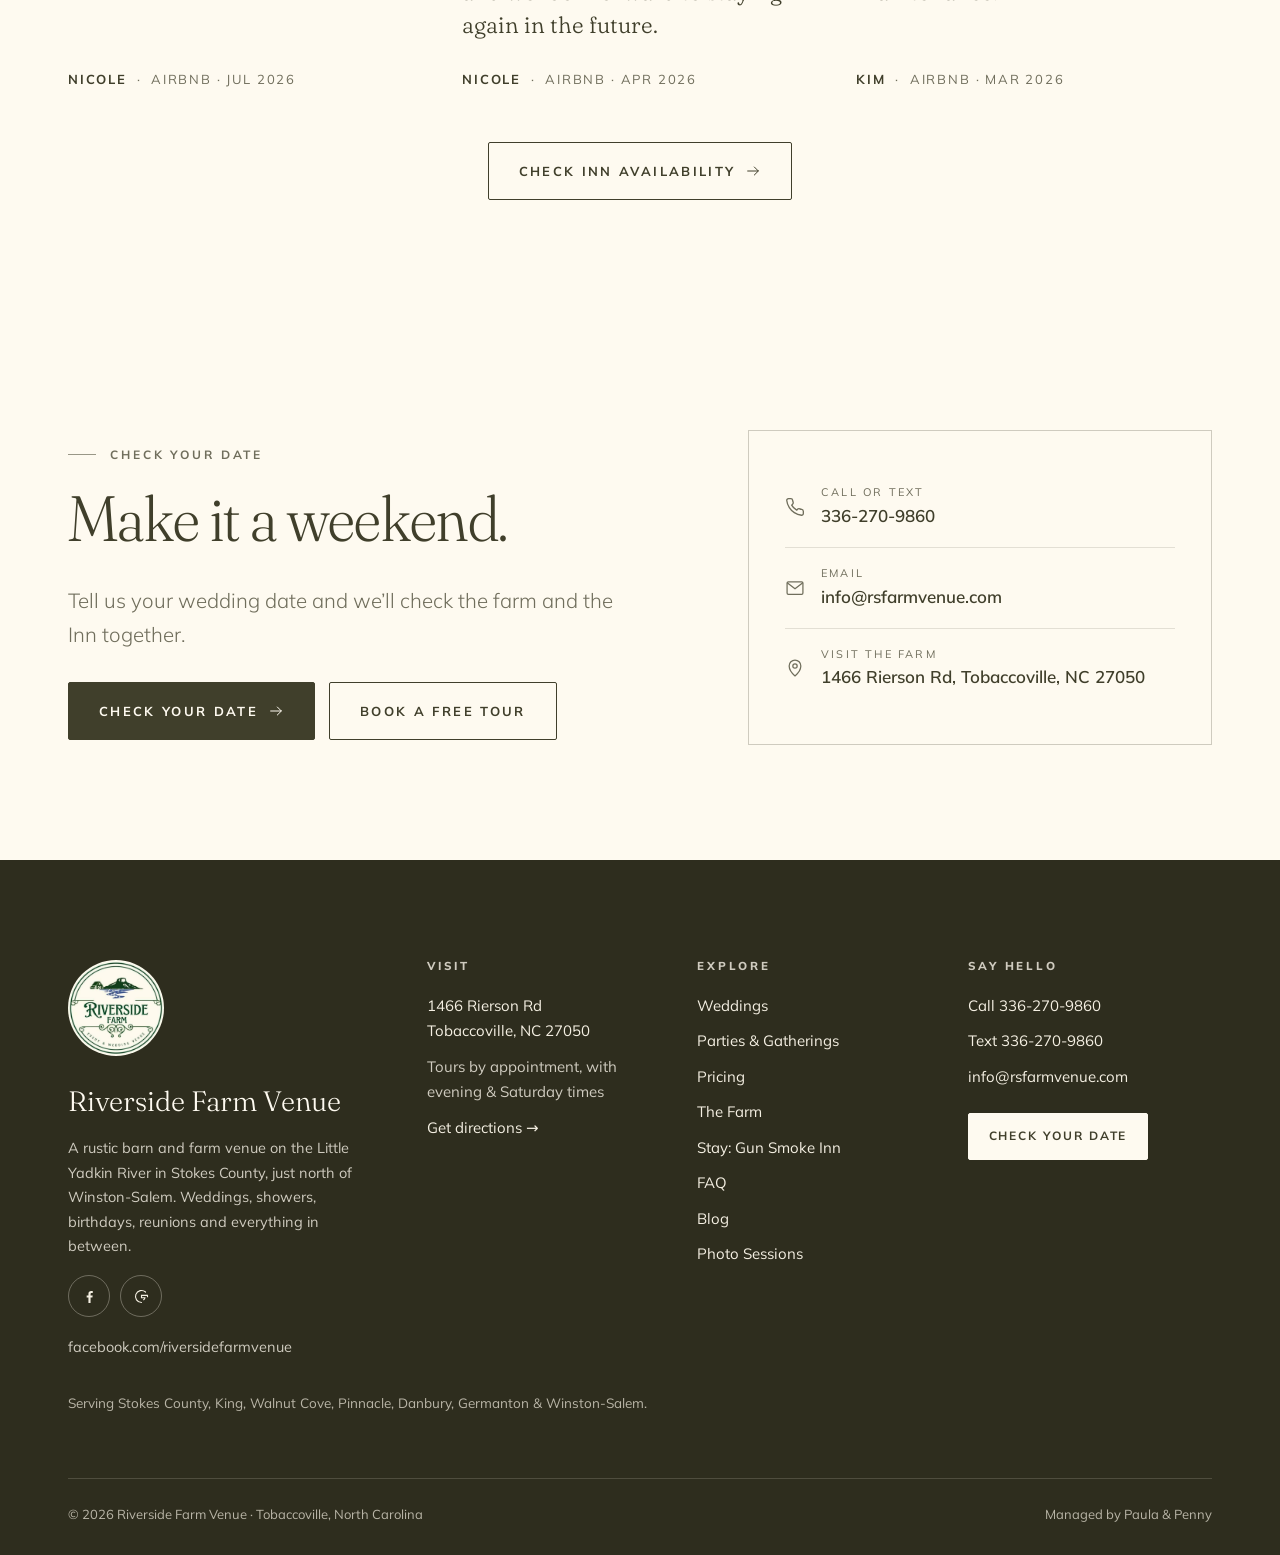
<file: stay.html>
<!doctype html>
<html lang="en">
<head>
<meta charset="utf-8">
<meta name="robots" content="noindex, nofollow">
<meta name="viewport" content="width=device-width,initial-scale=1">
<title>The Gun Smoke Inn | Stay Near Riverside Farm Venue</title>
<meta name="description" content="A cozy barn getaway that sleeps 5, just up the road from Riverside Farm Venue. Perfect for wedding weekends.">
<link rel="stylesheet" href="css/site.css">
</head>
<body>

<div class="announce">Now booking 2027<span class="hide-sm"> &nbsp;·&nbsp; Spring and fall Saturdays go first.</span> &nbsp;<a href="check-your-date.html">Check your date</a></div>
<header class="site-header">
  <div class="hdr">
    <a class="brand" href="index.html" aria-label="Riverside Farm Venue home">
      <img src="img/logo.jpg" alt="Riverside Farm Event &amp; Wedding Venue badge logo" width="70" height="70">
      <span class="brand-text">Riverside Farm<small>Event &amp; Wedding Venue</small></span>
    </a>
    <nav class="nav" aria-label="Main"><a href="weddings.html">Weddings</a><a href="parties.html">Parties &amp; Gatherings</a><a href="pricing.html">Pricing</a><a href="the-farm.html">The Farm</a><a href="stay.html" aria-current="page">Stay</a><a href="faq.html">FAQ</a><a href="blog/">Blog</a></nav>
    <div class="hdr-actions">
      <a class="hdr-phone" href="tel:+13362709860" aria-label="Call 336-270-9860"><span class="ic"><svg viewBox="0 0 24 24" fill="none" stroke="currentColor" stroke-width="1.6" stroke-linecap="round" stroke-linejoin="round"><path d="M22 16.9v3a2 2 0 0 1-2.2 2 19.8 19.8 0 0 1-8.6-3.1 19.5 19.5 0 0 1-6-6A19.8 19.8 0 0 1 2.1 4.2 2 2 0 0 1 4.1 2h3a2 2 0 0 1 2 1.7c.1.9.4 1.8.7 2.7a2 2 0 0 1-.5 2.1L8 9.8a16 16 0 0 0 6 6l1.3-1.3a2 2 0 0 1 2.1-.4c.9.3 1.8.6 2.7.7a2 2 0 0 1 1.7 2z"/></svg></span><span class="num">336-270-9860</span></a>
      <a class="btn btn-sm" href="check-your-date.html">Check Your Date</a>
      <button class="burger" data-menu="open" aria-label="Open menu" aria-expanded="false"><svg viewBox="0 0 24 24" fill="none" stroke="currentColor" stroke-width="1.5" stroke-linecap="round"><path d="M3 7h18M3 12h18M3 17h18"/></svg></button>
    </div>
  </div>
</header>
<div class="mobile-menu" id="mobile-menu" aria-label="Mobile menu">
  <div class="mm-top"><a href="index.html"><img src="img/logo.jpg" alt="Riverside Farm Venue"></a><button class="burger" data-menu="close" aria-label="Close menu"><svg viewBox="0 0 24 24" fill="none" stroke="currentColor" stroke-width="1.5" stroke-linecap="round"><path d="M5 5l14 14M19 5L5 19"/></svg></button></div>
  <nav><a href="index.html">Home</a><a href="weddings.html">Weddings</a><a href="parties.html">Parties &amp; Gatherings</a><a href="pricing.html">Pricing</a><a href="the-farm.html">The Farm</a><a href="stay.html" aria-current="page">Stay</a><a href="faq.html">FAQ</a><a href="blog/">Blog</a></nav>
  <div class="mm-foot">
    <a class="btn" href="check-your-date.html">Check Your Date</a>
    <a class="btn btn-outline" href="https://www.riversidefarmevents.com/service-page/preview-venue">Book a Free Tour</a>
    <a class="btn btn-outline" href="tel:+13362709860"><svg viewBox="0 0 24 24" fill="none" stroke="currentColor" stroke-width="1.6" stroke-linecap="round" stroke-linejoin="round"><path d="M22 16.9v3a2 2 0 0 1-2.2 2 19.8 19.8 0 0 1-8.6-3.1 19.5 19.5 0 0 1-6-6A19.8 19.8 0 0 1 2.1 4.2 2 2 0 0 1 4.1 2h3a2 2 0 0 1 2 1.7c.1.9.4 1.8.7 2.7a2 2 0 0 1-.5 2.1L8 9.8a16 16 0 0 0 6 6l1.3-1.3a2 2 0 0 1 2.1-.4c.9.3 1.8.6 2.7.7a2 2 0 0 1 1.7 2z"/></svg> Call or Text 336-270-9860</a>
    <p>1466 Rierson Rd, Tobaccoville, NC 27050</p>
  </div>
</div>
<main>

<section class="phero">
  <div class="phero-text rv">
    <div class="crumbs"><a href="index.html">Home</a> &nbsp;/&nbsp; Stay</div>
    <h1>Stay Up the Road at the Gun Smoke&nbsp;Inn</h1>
    <p class="lead">A cozy barn getaway in Stokes County, minutes from Riverside Farm.</p>
    <div class="btn-row"><a class="btn" href="https://paulasrentals.lodgify.com/en/the-gunsmoke-inn1" target="_blank" rel="noopener">Check Inn Availability</a><a class="btn btn-outline" href="check-your-date.html">Plan a Wedding Weekend</a></div>
    <div class="phero-facts"><div><b>★ 5.0</b>Airbnb guests</div><div><b>Sleeps 5</b>1 BR · 1 BA</div><div><b>3 PM</b>Check-in</div></div>
  </div>
  <div class="phero-media"><img src="img/gunsmoke-inn-exterior-hbp.jpg" alt="The Gun Smoke Inn, a rustic barn conversion on Gunsmoke Road"></div>
</section>

<section class="sec">
  <div class="wrap split">
    <div class="rv">
      <span class="eyebrow">The inn · 1080 Gunsmoke Rd</span>
      <h2>Snug, quirky &amp; <span class="it">just up the road</span></h2>
      <p class="lead">Climb the spiral staircase (yes, the one from the movie set of <i>The Rage: Carrie 2</i>) to a snug loft bedroom.</p>
      <p class="muted">Wi-Fi, washer/dryer, coffee machine, kitchenette, check-in 3 PM. ★ 5.0 from Airbnb guests.</p>
    </div>
    <div class="rv"><div class="amenities"><div><svg viewBox="0 0 24 24" fill="none" stroke="currentColor" stroke-width="1.4" stroke-linecap="round" stroke-linejoin="round"><circle cx="9" cy="8" r="3.2"/><path d="M3 20c0-3.3 2.7-6 6-6s6 2.7 6 6"/><circle cx="17" cy="9" r="2.4"/><path d="M16 14.2c2.8.2 5 2.6 5 5.8"/></svg><span>Sleeps 5</span></div><div><svg viewBox="0 0 24 24" fill="none" stroke="currentColor" stroke-width="1.4" stroke-linecap="round" stroke-linejoin="round"><path d="M2.5 19V6M2.5 15h19v4M21.5 15v-3a3 3 0 0 0-3-3H10v6"/><circle cx="6.5" cy="11" r="2"/></svg><span>1 bedroom · 1 bath</span></div><div><svg viewBox="0 0 24 24" fill="none" stroke="currentColor" stroke-width="1.4" stroke-linecap="round" stroke-linejoin="round"><path d="M3 21h5v-5h5v-5h5V6h3"/></svg><span>Spiral staircase to the loft</span></div><div><svg viewBox="0 0 24 24" fill="none" stroke="currentColor" stroke-width="1.4" stroke-linecap="round"><path d="M2 8.8a15 15 0 0 1 20 0M5 12.3a10.5 10.5 0 0 1 14 0M8.5 15.7a5.5 5.5 0 0 1 7 0"/><circle cx="12" cy="19" r=".9" fill="currentColor"/></svg><span>Wi-Fi</span></div><div><svg viewBox="0 0 24 24" fill="none" stroke="currentColor" stroke-width="1.4"><rect x="4" y="2.5" width="16" height="19" rx="1.5"/><circle cx="12" cy="13.5" r="4.5"/><path d="M7 6h2"/></svg><span>Washer &amp; dryer</span></div><div><svg viewBox="0 0 24 24" fill="none" stroke="currentColor" stroke-width="1.4" stroke-linecap="round" stroke-linejoin="round"><path d="M2 19c3-4 6-6 10-6s7 2 10 6"/><path d="M7 13V7l3-3 3 3v6"/><path d="M16 14v-3.5a2.5 2.5 0 0 1 5 0V16"/></svg><span>Air conditioning &amp; heat</span></div><div><svg viewBox="0 0 24 24" fill="none" stroke="currentColor" stroke-width="1.4" stroke-linecap="round" stroke-linejoin="round"><path d="M4 9h13v5a6 6 0 0 1-6 6h-1a6 6 0 0 1-6-6z"/><path d="M17 10h1.5a2.5 2.5 0 0 1 0 5H17M8 2.5c0 1.5 1 1.5 1 3M12 2.5c0 1.5 1 1.5 1 3"/></svg><span>Coffee machine</span></div><div><svg viewBox="0 0 24 24" fill="none" stroke="currentColor" stroke-width="1.4" stroke-linecap="round" stroke-linejoin="round"><path d="M7 3v8M5 3v5a2 2 0 0 0 4 0V3M7 11v10M17 21V3c-2.2 0-4 2.5-4 6v4h4"/></svg><span>Kitchenette</span></div><div><svg viewBox="0 0 24 24" fill="none" stroke="currentColor" stroke-width="1.4" stroke-linecap="round" stroke-linejoin="round"><circle cx="7.5" cy="15.5" r="4.5"/><path d="M10.7 12.3L20 3M16 7l3 3M14 9l2 2"/></svg><span>Check-in 3 PM</span></div><div><svg viewBox="0 0 24 24" fill="none" stroke="currentColor" stroke-width="1.5" stroke-linecap="round" stroke-linejoin="round"><path d="M12 21.5s-7-6.2-7-12a7 7 0 0 1 14 0c0 5.8-7 12-7 12z"/><circle cx="12" cy="9.5" r="2.6"/></svg><span>1080 Gunsmoke Rd</span></div><div><svg viewBox="0 0 24 24" fill="none" stroke="currentColor" stroke-width="1.4" stroke-linecap="round" stroke-linejoin="round"><circle cx="9" cy="8" r="3.2"/><path d="M3 20c0-3.3 2.7-6 6-6s6 2.7 6 6"/><circle cx="17" cy="9" r="2.4"/><path d="M16 14.2c2.8.2 5 2.6 5 5.8"/></svg><span>Children welcome</span></div></div></div>
  </div>
</section>

<section class="sec-tight" style="padding-top:0">
  <div class="wrap grid-4"><figure class="rv" style="margin:0"><img src="img/inn-staircase.jpg" alt="The spiral staircase at the Gun Smoke Inn" loading="lazy" style="width:100%;aspect-ratio:4/5;object-fit:cover"><figcaption class="muted" style="font-size:12px;letter-spacing:.16em;text-transform:uppercase;margin-top:12px">The spiral staircase</figcaption></figure><figure class="rv" style="margin:0"><img src="img/inn-loft.jpg" alt="Loft bedroom at the Gun Smoke Inn" loading="lazy" style="width:100%;aspect-ratio:4/5;object-fit:cover"><figcaption class="muted" style="font-size:12px;letter-spacing:.16em;text-transform:uppercase;margin-top:12px">Loft bedroom</figcaption></figure><figure class="rv" style="margin:0"><img src="img/inn-living.jpg" alt="Living room at the Gun Smoke Inn" loading="lazy" style="width:100%;aspect-ratio:4/5;object-fit:cover"><figcaption class="muted" style="font-size:12px;letter-spacing:.16em;text-transform:uppercase;margin-top:12px">Living room</figcaption></figure><figure class="rv" style="margin:0"><img src="img/inn-kitchen.jpg" alt="Kitchenette at the Gun Smoke Inn" loading="lazy" style="width:100%;aspect-ratio:4/5;object-fit:cover"><figcaption class="muted" style="font-size:12px;letter-spacing:.16em;text-transform:uppercase;margin-top:12px">Kitchenette</figcaption></figure></div>
</section>

<section class="sec bg-olive">
  <div class="wrap split">
    <div class="split-media land rv"><img src="img/geese-pond.jpg" alt="Morning on the pond at Riverside Farm" loading="lazy"></div>
    <div class="rv">
      <span class="eyebrow">The wedding weekend</span>
      <h2 style="color:var(--cream)">Wake up on the farm</h2>
      <p class="lead" style="color:#EAE5D7">Book your Riverside wedding and the Inn together, so the couple has a place to get ready, rest and wake up on the farm.</p>
      <p style="color:var(--taupe)">A Friday + Saturday wedding is <b style="color:var(--cream)">$3,500</b>, with our free thank-you frame. Wedding perk: add the Inn for Friday and Saturday nights for <b style="color:var(--cream)">$275</b>, or one night for <b style="color:var(--cream)">$150</b>. Subject to availability, since the Inn is booked separately.</p>
      <div class="btn-row" style="margin-top:26px"><a class="btn btn-cream" href="check-your-date.html">Plan a Wedding Weekend</a><a class="btn btn-ghost" href="https://paulasrentals.lodgify.com/en/the-gunsmoke-inn1" target="_blank" rel="noopener">Check Inn Availability</a></div>
    </div>
  </div>
</section>

<section class="sec">
  <div class="wrap">
    <div class="center rv" style="margin-bottom:10px"><span class="eyebrow">Airbnb guests say</span><h2>★ 5.0 from 5 Airbnb reviews</h2></div>
    <div class="quotes" style="margin-top:40px"><figure class="quote quote-light rv" style="margin:0"><div class="stars">★★★★★</div><div class="mark">&ldquo;</div><blockquote>We had a wonderful stay. Any issues our host was immediately responsive. Very nice and peaceful, beautiful artwork and lots of country chic.</blockquote><cite><b>Nicole</b> &nbsp;·&nbsp; Airbnb · Jul 2026</cite></figure><figure class="quote quote-light rv" style="margin:0"><div class="stars">★★★★★</div><div class="mark">&ldquo;</div><blockquote>The Gunsmoke Inn was just what we needed for our girls weekend. The place was clean and comfortable in a peaceful setting. The hosts were very welcoming and we look forward to staying again in the future.</blockquote><cite><b>Nicole</b> &nbsp;·&nbsp; Airbnb · Apr 2026</cite></figure><figure class="quote quote-light rv" style="margin:0"><div class="stars">★★★★★</div><div class="mark">&ldquo;</div><blockquote>This Airbnb was so cute &amp; looked exactly like the listing. It was apparent that the hosts put a lot of thought and effort into decorating, design, &amp; maintenance.</blockquote><cite><b>Kim</b> &nbsp;·&nbsp; Airbnb · Mar 2026</cite></figure></div>
    <div class="center"><a class="btn btn-outline" href="https://paulasrentals.lodgify.com/en/the-gunsmoke-inn1" target="_blank" rel="noopener">Check Inn Availability <svg viewBox="0 0 24 24" fill="none" stroke="currentColor" stroke-width="1.5" stroke-linecap="round" stroke-linejoin="round"><path d="M4 12h16M14 6l6 6-6 6"/></svg></a></div>
  </div>
</section>


<section class="sec">
  <div class="wrap final">
    <div class="rv">
      <span class="eyebrow">Check your date</span>
      <h2>Make it a weekend.</h2>
      <p class="lead muted" style="max-width:560px">Tell us your wedding date and we&rsquo;ll check the farm and the Inn together.</p>
      <div class="btn-row" style="margin-top:30px">
        <a class="btn" href="check-your-date.html">Check Your Date <svg viewBox="0 0 24 24" fill="none" stroke="currentColor" stroke-width="1.5" stroke-linecap="round" stroke-linejoin="round"><path d="M4 12h16M14 6l6 6-6 6"/></svg></a>
        <a class="btn btn-outline" href="https://www.riversidefarmevents.com/service-page/preview-venue">Book a Free Tour</a>
      </div>
    </div>
    <div class="contact-card rv">
      <a class="row" href="tel:+13362709860"><svg viewBox="0 0 24 24" fill="none" stroke="currentColor" stroke-width="1.6" stroke-linecap="round" stroke-linejoin="round"><path d="M22 16.9v3a2 2 0 0 1-2.2 2 19.8 19.8 0 0 1-8.6-3.1 19.5 19.5 0 0 1-6-6A19.8 19.8 0 0 1 2.1 4.2 2 2 0 0 1 4.1 2h3a2 2 0 0 1 2 1.7c.1.9.4 1.8.7 2.7a2 2 0 0 1-.5 2.1L8 9.8a16 16 0 0 0 6 6l1.3-1.3a2 2 0 0 1 2.1-.4c.9.3 1.8.6 2.7.7a2 2 0 0 1 1.7 2z"/></svg><div><small>Call or text</small><span>336-270-9860</span></div></a>
      <a class="row" href="mailto:info@rsfarmvenue.com"><svg viewBox="0 0 24 24" fill="none" stroke="currentColor" stroke-width="1.5" stroke-linecap="round" stroke-linejoin="round"><rect x="2.5" y="4.5" width="19" height="15" rx="1.5"/><path d="M3 6l9 7 9-7"/></svg><div><small>Email</small><span>info@rsfarmvenue.com</span></div></a>
      <a class="row" href="https://maps.google.com/?cid=12743851930745066282"><svg viewBox="0 0 24 24" fill="none" stroke="currentColor" stroke-width="1.5" stroke-linecap="round" stroke-linejoin="round"><path d="M12 21.5s-7-6.2-7-12a7 7 0 0 1 14 0c0 5.8-7 12-7 12z"/><circle cx="12" cy="9.5" r="2.6"/></svg><div><small>Visit the farm</small><span>1466 Rierson Rd, Tobaccoville, NC 27050</span></div></a>
    </div>
  </div>
</section>

</main>

<footer class="site-footer">
  <div class="wrap">
    <div class="ft">
      <div class="ft-brand">
        <img src="img/logo.jpg" alt="Riverside Farm Venue logo">
        <div class="ft-name">Riverside Farm Venue</div>
        <p>A rustic barn and farm venue on the Little Yadkin River in Stokes County, just north of Winston-Salem. Weddings, showers, birthdays, reunions and everything in between.</p>
        <div class="social">
          <a href="https://www.facebook.com/riversidefarmvenue" aria-label="Riverside Farm Venue on Facebook"><svg viewBox="0 0 24 24" fill="currentColor"><path d="M13.5 21v-7.5h2.6l.4-3h-3V8.6c0-.9.3-1.5 1.5-1.5h1.6V4.4c-.3 0-1.2-.1-2.3-.1-2.3 0-3.8 1.4-3.8 3.9v2.3H8v3h2.5V21z"/></svg></a>
          <a href="https://maps.google.com/?cid=12743851930745066282" aria-label="Riverside Farm Venue on Google"><svg viewBox="0 0 24 24" fill="none" stroke="currentColor" stroke-width="1.6" stroke-linecap="round"><path d="M20.5 12.2c0-.6 0-1.1-.2-1.7H12v3.3h4.8a4.2 4.2 0 0 1-1.8 2.7M12 20.5a8.5 8.5 0 1 1 5.7-14.8"/></svg></a>
        </div>
        <p class="serving"><a href="https://www.facebook.com/riversidefarmvenue" style="color:inherit">facebook.com/riversidefarmvenue</a></p>
      </div>
      <div>
        <h4>Visit</h4>
        <ul>
          <li><a href="https://maps.google.com/?cid=12743851930745066282">1466 Rierson Rd<br>Tobaccoville, NC 27050</a></li>
          <li style="color:#CFCBBF">Tours by appointment, with evening &amp; Saturday times</li>
          <li><a href="https://maps.google.com/?cid=12743851930745066282">Get directions →</a></li>
        </ul>
      </div>
      <div>
        <h4>Explore</h4>
        <ul>
          <li><a href="weddings.html">Weddings</a></li>
          <li><a href="parties.html">Parties &amp; Gatherings</a></li>
          <li><a href="pricing.html">Pricing</a></li>
          <li><a href="the-farm.html">The Farm</a></li>
          <li><a href="stay.html">Stay: Gun Smoke Inn</a></li>
          <li><a href="faq.html">FAQ</a></li>
          <li><a href="blog/">Blog</a></li>
          
          <li><a href="parties.html#photo-sessions">Photo Sessions</a></li>
        </ul>
      </div>
      <div>
        <h4>Say hello</h4>
        <ul>
          <li><a href="tel:+13362709860">Call 336-270-9860</a></li>
          <li><a href="sms:+13362709860">Text 336-270-9860</a></li>
          <li><a href="mailto:info@rsfarmvenue.com">info@rsfarmvenue.com</a></li>
          <li style="margin-top:14px"><a class="btn btn-cream btn-sm" href="check-your-date.html" style="color:#403F2B">Check Your Date</a></li>
        </ul>
      </div>
    </div>
    <p class="serving">Serving Stokes County, King, Walnut Cove, Pinnacle, Danbury, Germanton &amp; Winston-Salem.</p>
    <div class="ft-bottom">
      <span>© 2026 Riverside Farm Venue · Tobaccoville, North Carolina</span>
      <span>Managed by Paula &amp; Penny</span>
    </div>
  </div>
</footer>
<div class="mbar" role="navigation" aria-label="Quick actions">
  <a href="tel:+13362709860"><svg viewBox="0 0 24 24" fill="none" stroke="currentColor" stroke-width="1.6" stroke-linecap="round" stroke-linejoin="round"><path d="M22 16.9v3a2 2 0 0 1-2.2 2 19.8 19.8 0 0 1-8.6-3.1 19.5 19.5 0 0 1-6-6A19.8 19.8 0 0 1 2.1 4.2 2 2 0 0 1 4.1 2h3a2 2 0 0 1 2 1.7c.1.9.4 1.8.7 2.7a2 2 0 0 1-.5 2.1L8 9.8a16 16 0 0 0 6 6l1.3-1.3a2 2 0 0 1 2.1-.4c.9.3 1.8.6 2.7.7a2 2 0 0 1 1.7 2z"/></svg> Call / Text</a>
  <a class="cta" href="check-your-date.html"><svg viewBox="0 0 24 24" fill="none" stroke="currentColor" stroke-width="1.5" stroke-linecap="round" stroke-linejoin="round"><rect x="3" y="4.5" width="18" height="16.5" rx="1.5"/><path d="M3 9.5h18M8 2.5v4M16 2.5v4"/></svg> Check Your Date</a>
</div>
<script src="js/site.js"></script>
</body>
</html>
</file>
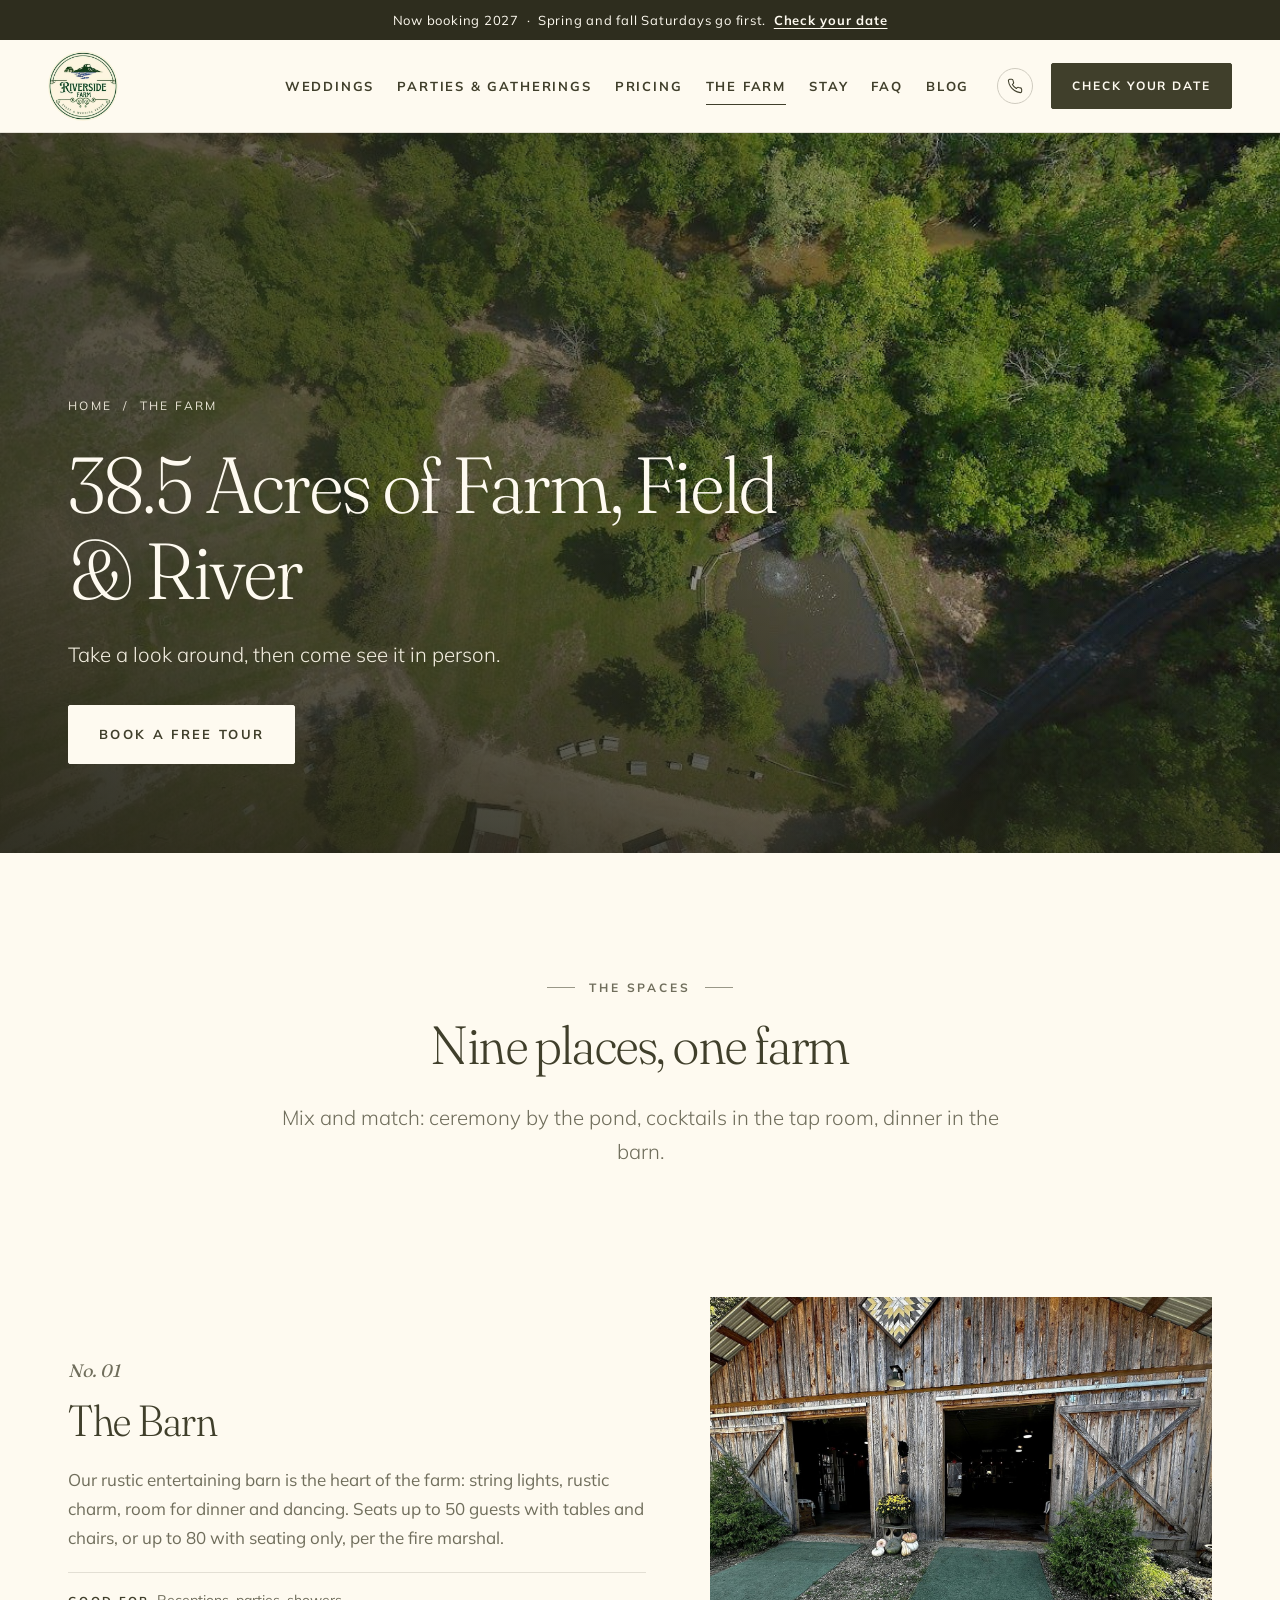
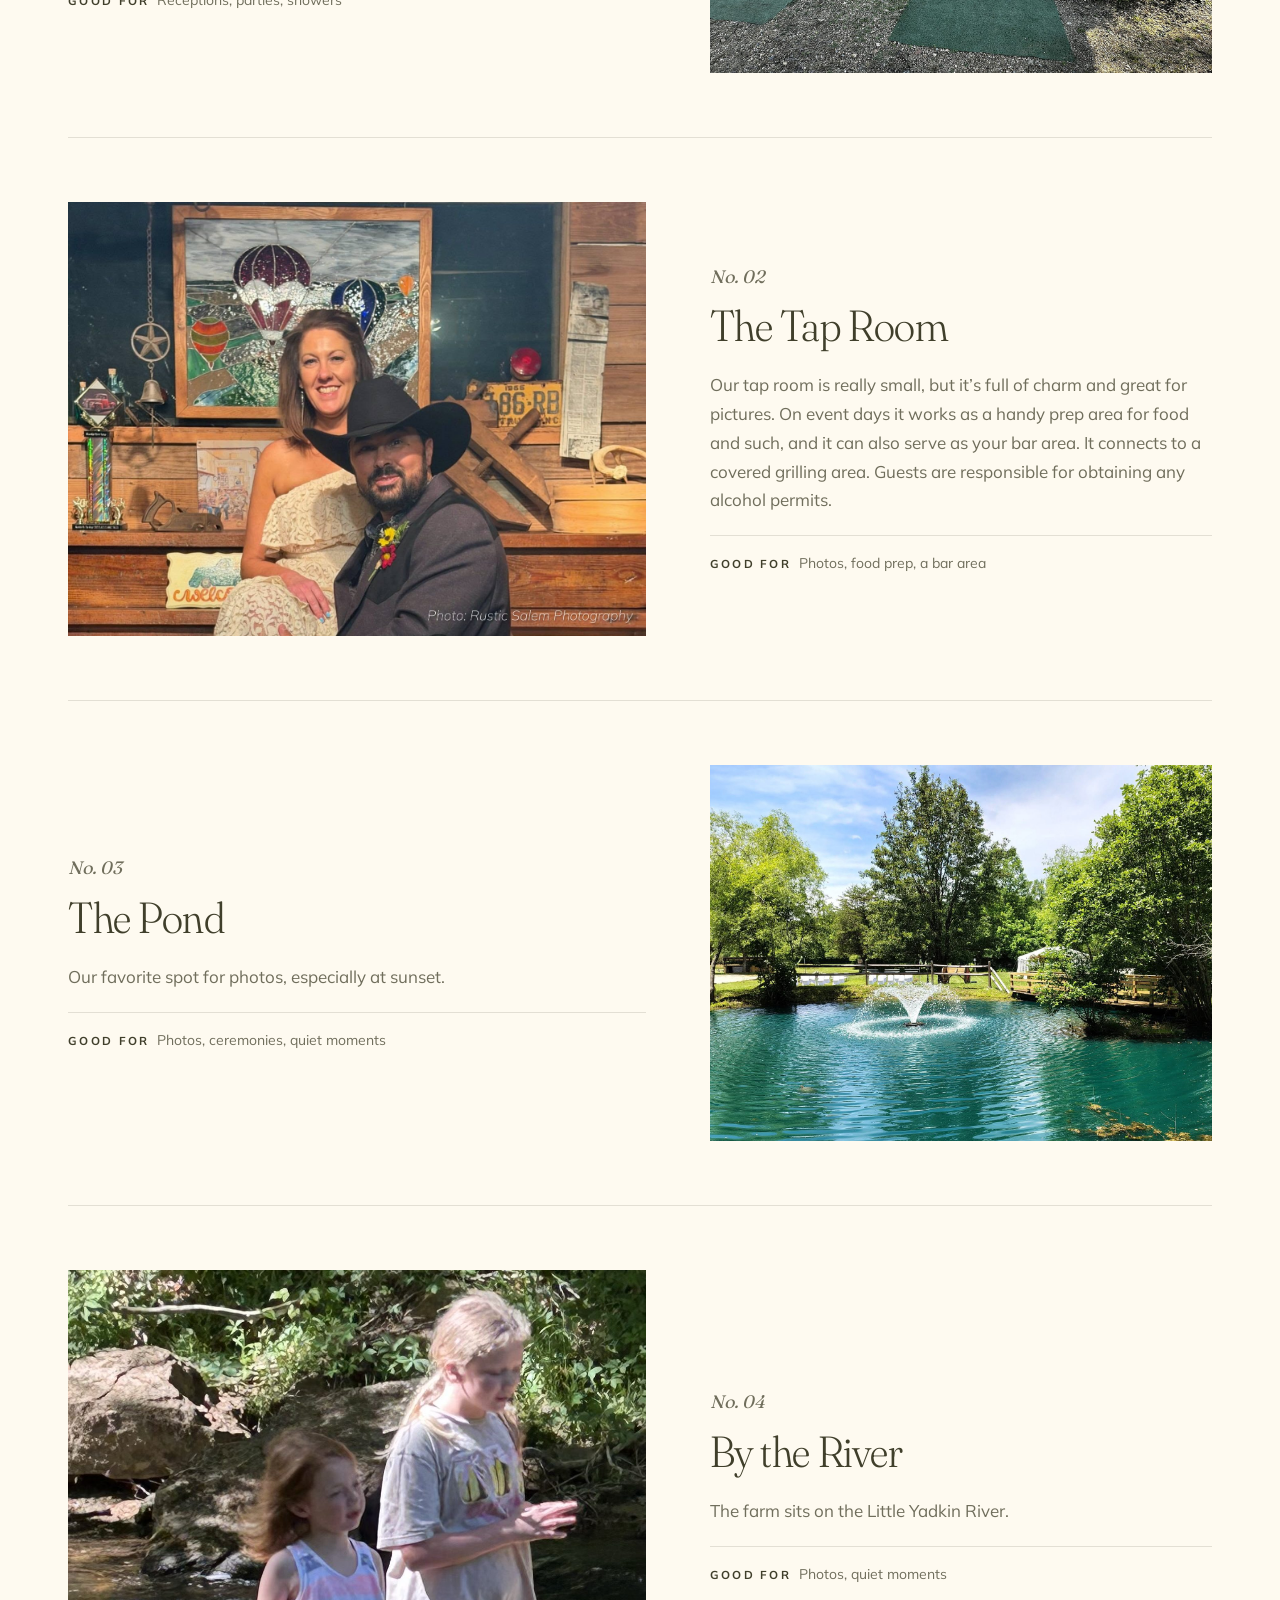
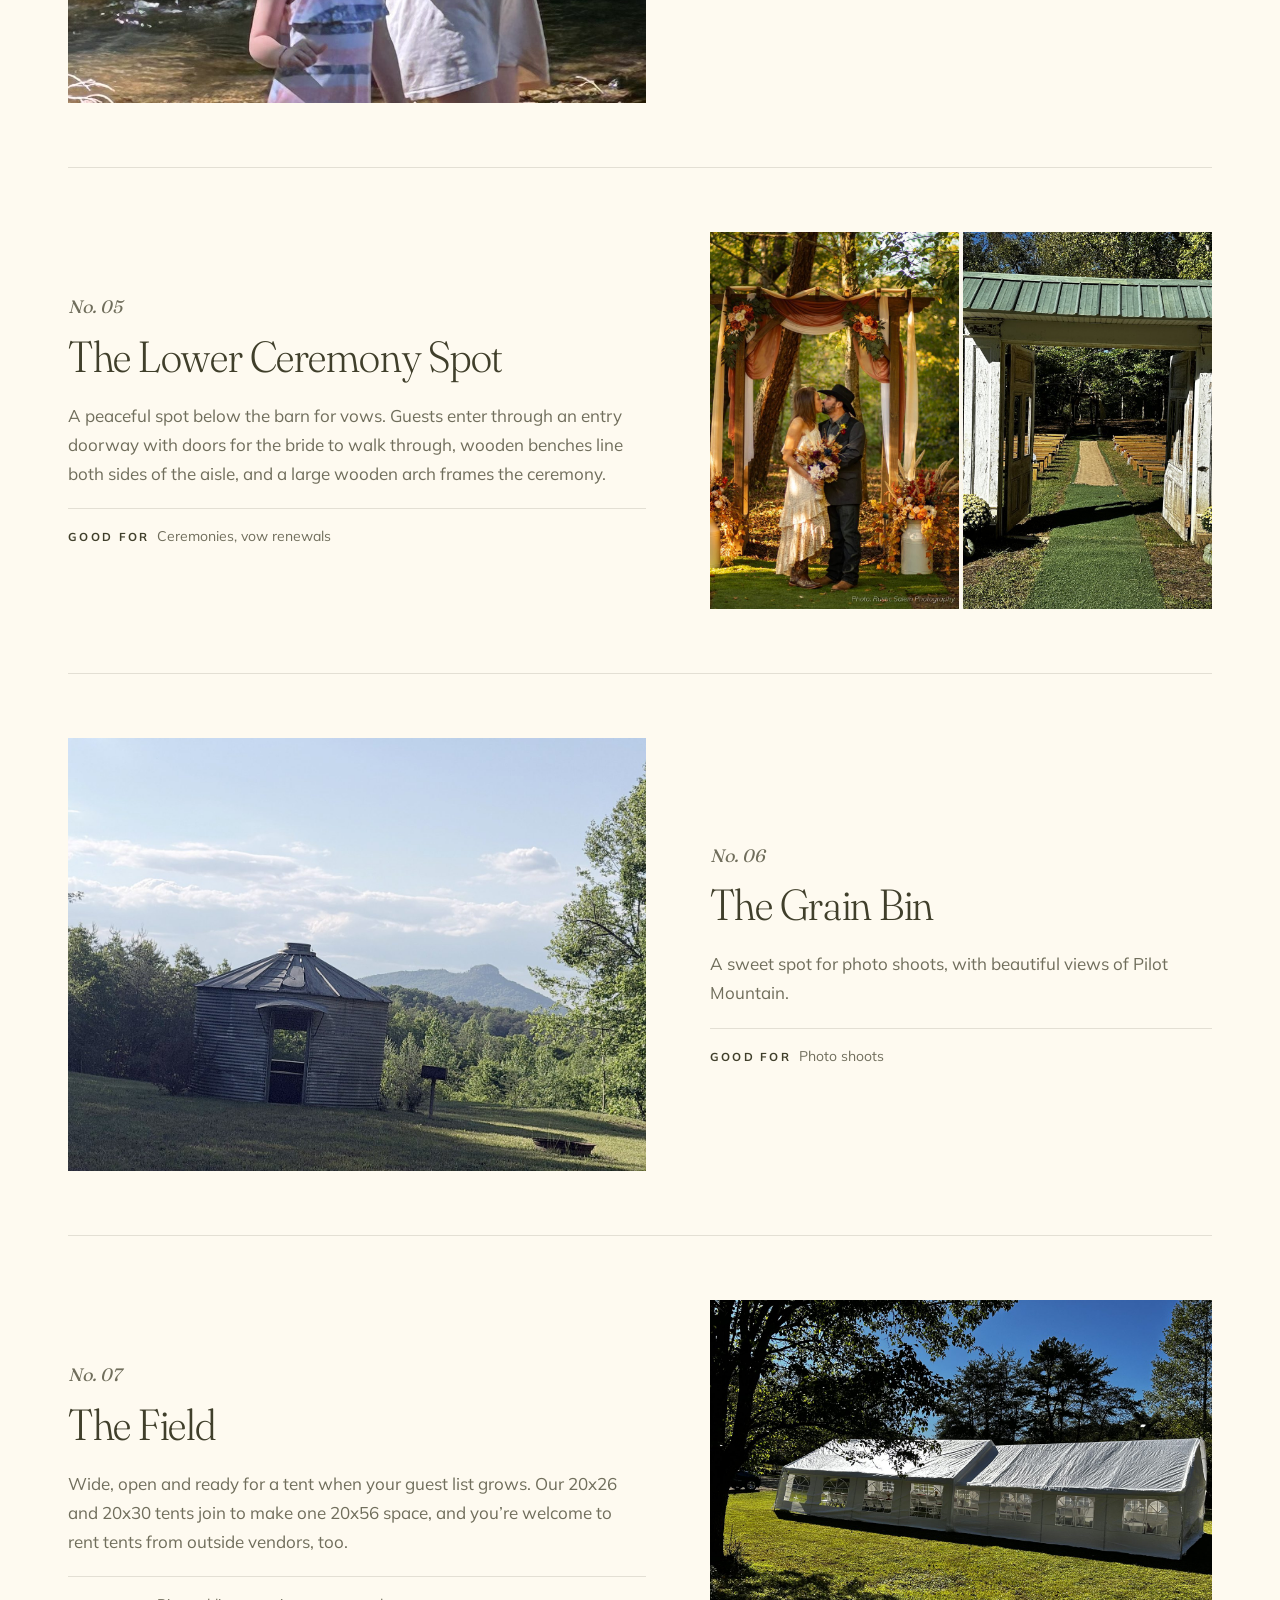
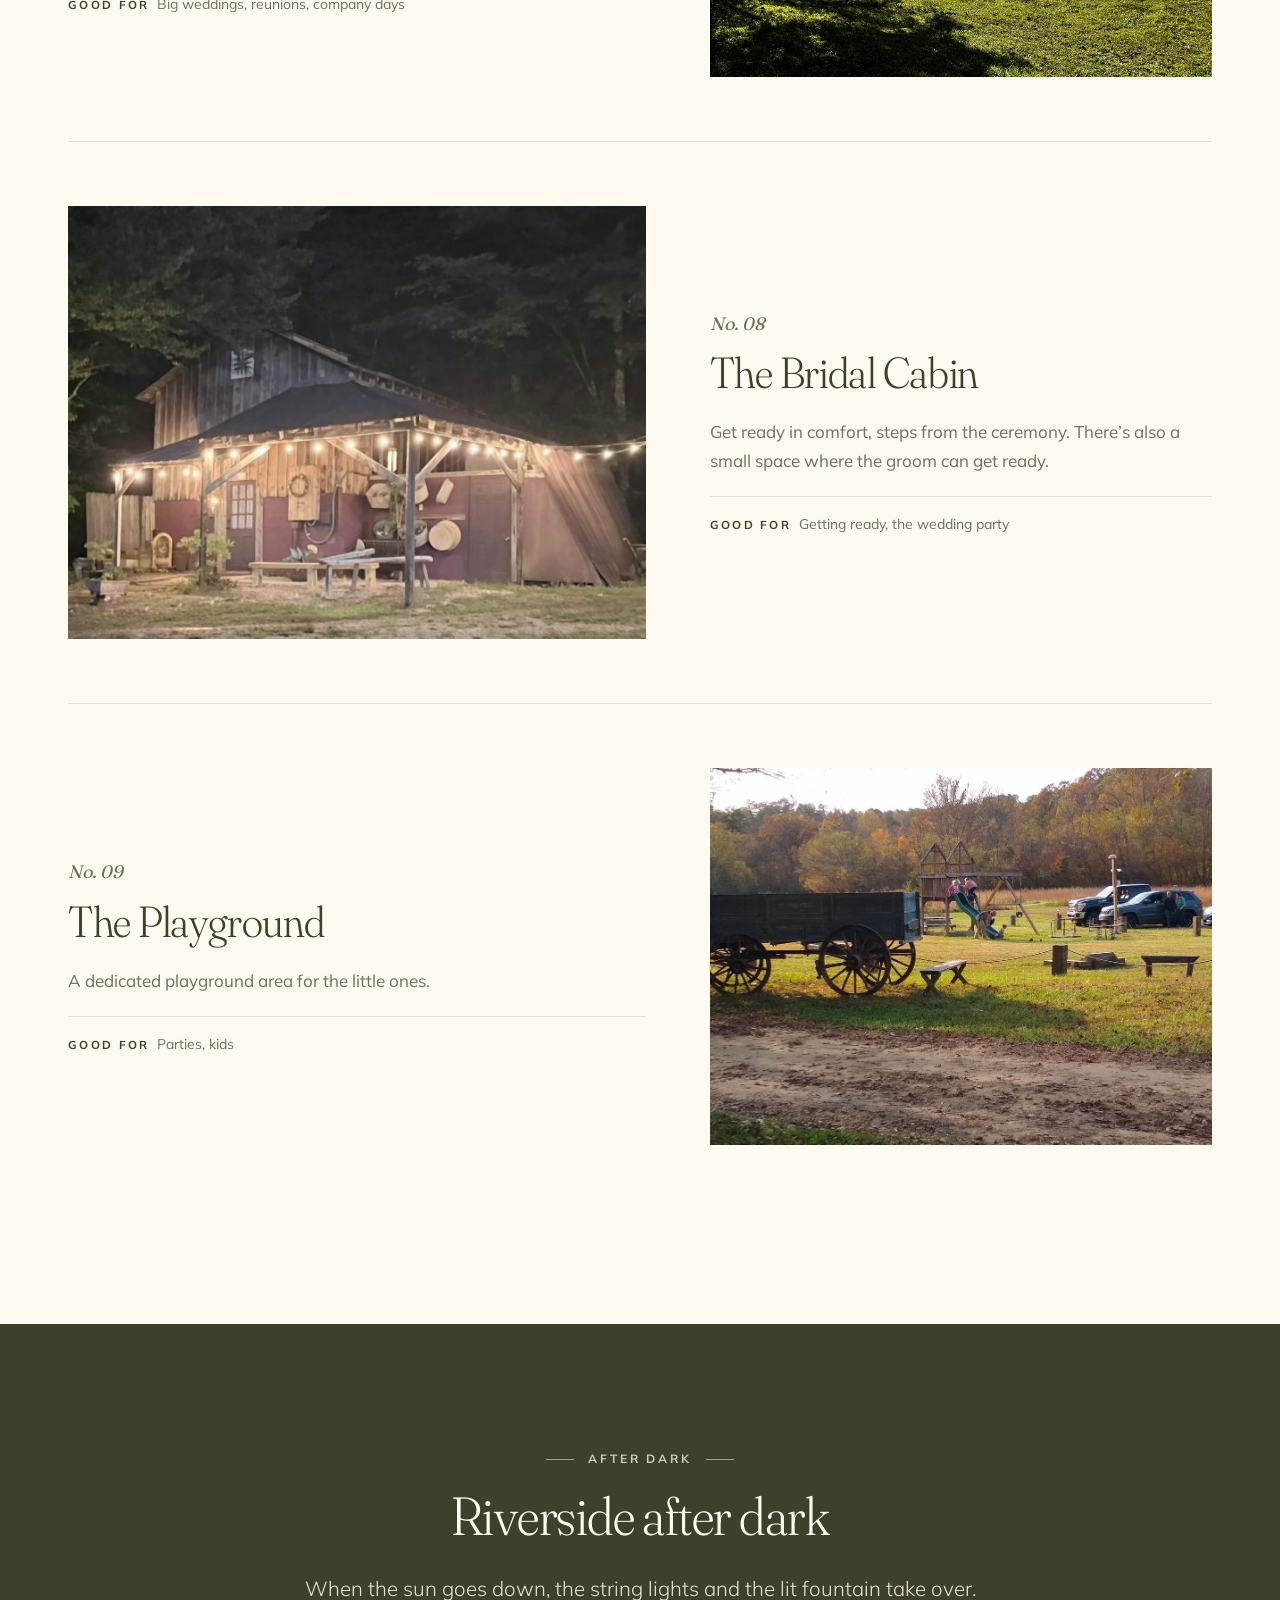
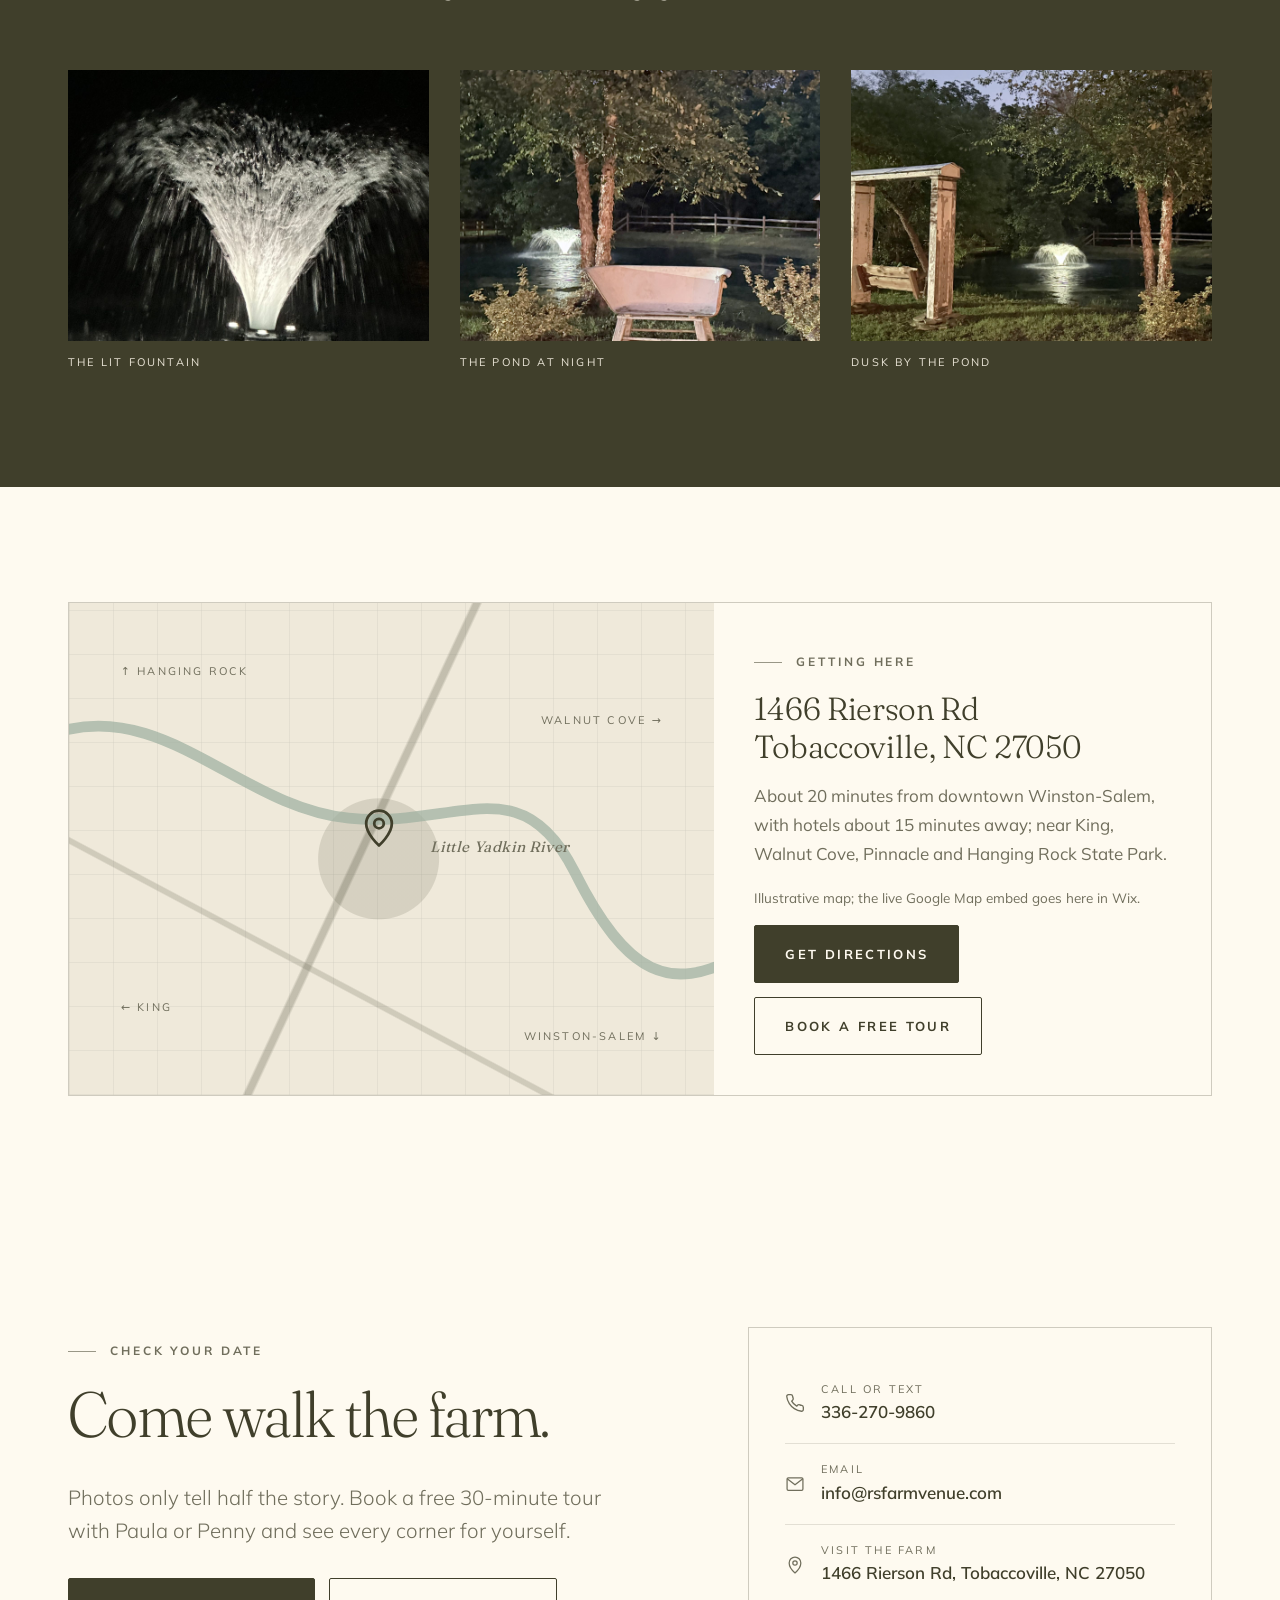
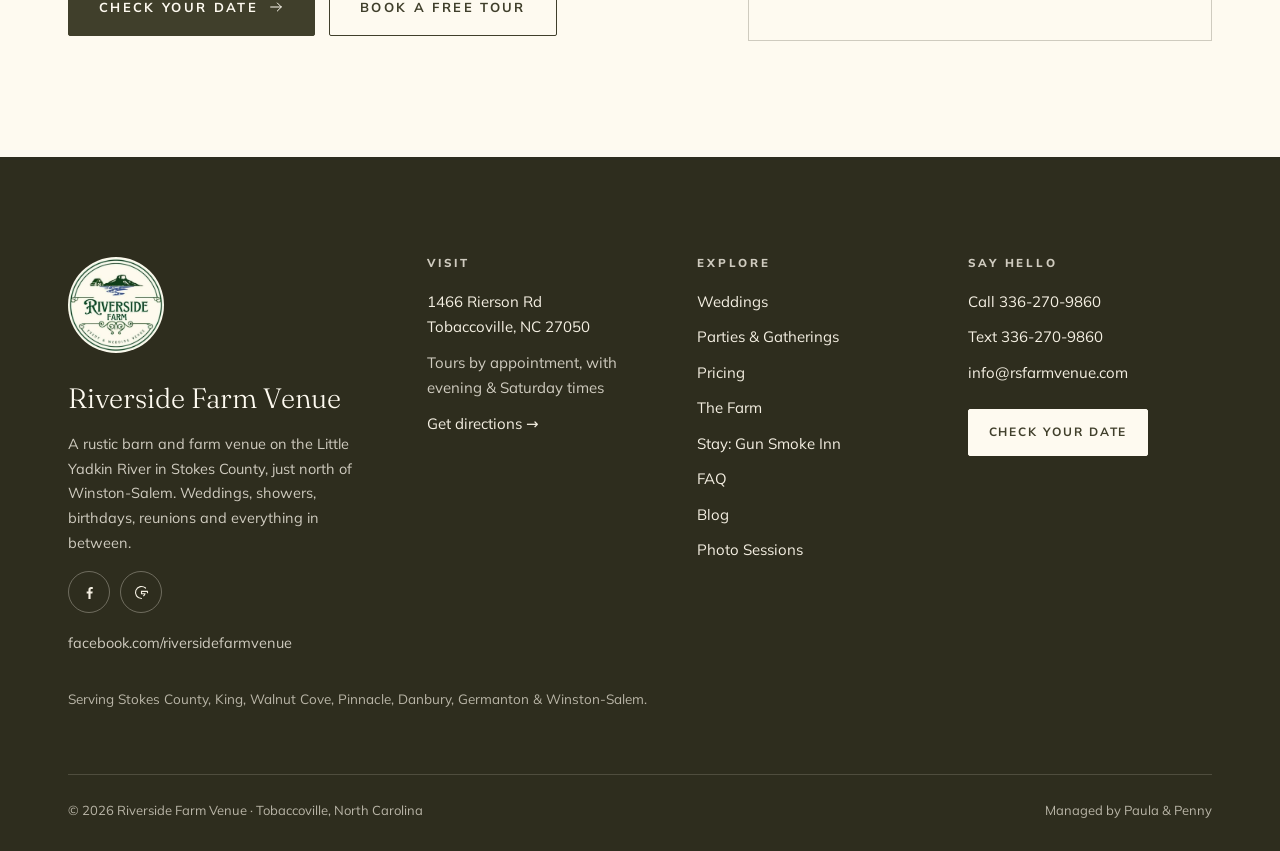
<file: the-farm.html>
<!doctype html>
<html lang="en">
<head>
<meta charset="utf-8">
<meta name="robots" content="noindex, nofollow">
<meta name="viewport" content="width=device-width,initial-scale=1">
<title>Barn, Pond, Fields &amp; Tap Room | Riverside Farm Venue</title>
<meta name="description" content="Explore the farm: rustic barn, tap room, pond, lower ceremony spot, tent field and bridal cabin in Stokes County, NC.">
<link rel="stylesheet" href="css/site.css">
</head>
<body>

<div class="announce">Now booking 2027<span class="hide-sm"> &nbsp;·&nbsp; Spring and fall Saturdays go first.</span> &nbsp;<a href="check-your-date.html">Check your date</a></div>
<header class="site-header">
  <div class="hdr">
    <a class="brand" href="index.html" aria-label="Riverside Farm Venue home">
      <img src="img/logo.jpg" alt="Riverside Farm Event &amp; Wedding Venue badge logo" width="70" height="70">
      <span class="brand-text">Riverside Farm<small>Event &amp; Wedding Venue</small></span>
    </a>
    <nav class="nav" aria-label="Main"><a href="weddings.html">Weddings</a><a href="parties.html">Parties &amp; Gatherings</a><a href="pricing.html">Pricing</a><a href="the-farm.html" aria-current="page">The Farm</a><a href="stay.html">Stay</a><a href="faq.html">FAQ</a><a href="blog/">Blog</a></nav>
    <div class="hdr-actions">
      <a class="hdr-phone" href="tel:+13362709860" aria-label="Call 336-270-9860"><span class="ic"><svg viewBox="0 0 24 24" fill="none" stroke="currentColor" stroke-width="1.6" stroke-linecap="round" stroke-linejoin="round"><path d="M22 16.9v3a2 2 0 0 1-2.2 2 19.8 19.8 0 0 1-8.6-3.1 19.5 19.5 0 0 1-6-6A19.8 19.8 0 0 1 2.1 4.2 2 2 0 0 1 4.1 2h3a2 2 0 0 1 2 1.7c.1.9.4 1.8.7 2.7a2 2 0 0 1-.5 2.1L8 9.8a16 16 0 0 0 6 6l1.3-1.3a2 2 0 0 1 2.1-.4c.9.3 1.8.6 2.7.7a2 2 0 0 1 1.7 2z"/></svg></span><span class="num">336-270-9860</span></a>
      <a class="btn btn-sm" href="check-your-date.html">Check Your Date</a>
      <button class="burger" data-menu="open" aria-label="Open menu" aria-expanded="false"><svg viewBox="0 0 24 24" fill="none" stroke="currentColor" stroke-width="1.5" stroke-linecap="round"><path d="M3 7h18M3 12h18M3 17h18"/></svg></button>
    </div>
  </div>
</header>
<div class="mobile-menu" id="mobile-menu" aria-label="Mobile menu">
  <div class="mm-top"><a href="index.html"><img src="img/logo.jpg" alt="Riverside Farm Venue"></a><button class="burger" data-menu="close" aria-label="Close menu"><svg viewBox="0 0 24 24" fill="none" stroke="currentColor" stroke-width="1.5" stroke-linecap="round"><path d="M5 5l14 14M19 5L5 19"/></svg></button></div>
  <nav><a href="index.html">Home</a><a href="weddings.html">Weddings</a><a href="parties.html">Parties &amp; Gatherings</a><a href="pricing.html">Pricing</a><a href="the-farm.html" aria-current="page">The Farm</a><a href="stay.html">Stay</a><a href="faq.html">FAQ</a><a href="blog/">Blog</a></nav>
  <div class="mm-foot">
    <a class="btn" href="check-your-date.html">Check Your Date</a>
    <a class="btn btn-outline" href="https://www.riversidefarmevents.com/service-page/preview-venue">Book a Free Tour</a>
    <a class="btn btn-outline" href="tel:+13362709860"><svg viewBox="0 0 24 24" fill="none" stroke="currentColor" stroke-width="1.6" stroke-linecap="round" stroke-linejoin="round"><path d="M22 16.9v3a2 2 0 0 1-2.2 2 19.8 19.8 0 0 1-8.6-3.1 19.5 19.5 0 0 1-6-6A19.8 19.8 0 0 1 2.1 4.2 2 2 0 0 1 4.1 2h3a2 2 0 0 1 2 1.7c.1.9.4 1.8.7 2.7a2 2 0 0 1-.5 2.1L8 9.8a16 16 0 0 0 6 6l1.3-1.3a2 2 0 0 1 2.1-.4c.9.3 1.8.6 2.7.7a2 2 0 0 1 1.7 2z"/></svg> Call or Text 336-270-9860</a>
    <p>1466 Rierson Rd, Tobaccoville, NC 27050</p>
  </div>
</div>
<main>

<section class="hero" style="min-height:min(80vh,760px)">
  <img src="img/aerial.jpg" alt="Aerial view of Riverside Farm: pond, barns, fields and woods">
  <div class="wrap">
    <div class="hero-inner rv">
      <div class="crumbs" style="color:#E9E4D6"><a href="index.html">Home</a> &nbsp;/&nbsp; The Farm</div>
      <h1>38.5 Acres of Farm, Field &amp; River</h1>
      <p class="lead">Take a look around, then come see it in person.</p>
      <div class="btn-row"><a class="btn btn-cream" href="https://www.riversidefarmevents.com/service-page/preview-venue">Book a Free Tour</a></div>
    </div>
  </div>
</section>

<section class="sec">
  <div class="wrap">
    <div class="sec-head center rv"><span class="eyebrow">The spaces</span><h2>Nine places, one farm</h2><p class="lead muted">Mix and match: ceremony by the pond, cocktails in the tap room, dinner in the barn.</p></div>
    <div class="space rv"><div class="space-media"><img src="img/barn-front-doors.jpg" alt="The barn front with its doors open at Riverside Farm Venue, Stokes County NC" loading="lazy"></div><div><span class="n">No. 01</span><h2 style="font-size:clamp(30px,3.4vw,46px)">The Barn</h2><p class="muted" style="font-size:17px">Our rustic entertaining barn is the heart of the farm: string lights, rustic charm, room for dinner and dancing. Seats up to 50 guests with tables and chairs, or up to 80 with seating only, per the fire marshal.</p><div class="goodfor"><b>Good for</b>Receptions, parties, showers</div></div></div><div class="space rv"><div class="space-media"><img src="img/tap-room-couple-4x3.jpg" alt="Inside the tap room at Riverside Farm Venue" loading="lazy"></div><div><span class="n">No. 02</span><h2 style="font-size:clamp(30px,3.4vw,46px)">The Tap Room</h2><p class="muted" style="font-size:17px">Our tap room is really small, but it&rsquo;s full of charm and great for pictures. On event days it works as a handy prep area for food and such, and it can also serve as your bar area. It connects to a covered grilling area. Guests are responsible for obtaining any alcohol permits.</p><div class="goodfor"><b>Good for</b>Photos, food prep, a bar area</div></div></div><div class="space rv"><div class="space-media"><img src="img/pond-turquoise-4x3.jpg" alt="Pond with fountain at Riverside Farm Venue" loading="lazy"></div><div><span class="n">No. 03</span><h2 style="font-size:clamp(30px,3.4vw,46px)">The Pond</h2><p class="muted" style="font-size:17px">Our favorite spot for photos, especially at sunset.</p><div class="goodfor"><b>Good for</b>Photos, ceremonies, quiet moments</div></div></div><div class="space rv"><div class="space-media"><img src="img/river.jpg" alt="Two girls walking along the Little Yadkin River at Riverside Farm Venue" loading="lazy"></div><div><span class="n">No. 04</span><h2 style="font-size:clamp(30px,3.4vw,46px)">By the River</h2><p class="muted" style="font-size:17px">The farm sits on the Little Yadkin River.</p><div class="goodfor"><b>Good for</b>Photos, quiet moments</div></div></div><div class="space rv"><div class="space-media"><img src="img/ceremony-spot-combo-doors.jpg" alt="Couple under the wooden ceremony arch, and the big white barn doors opening onto the aisle and wooden benches" loading="lazy"></div><div><span class="n">No. 05</span><h2 style="font-size:clamp(30px,3.4vw,46px)">The Lower Ceremony Spot</h2><p class="muted" style="font-size:17px">A peaceful spot below the barn for vows. Guests enter through an entry doorway with doors for the bride to walk through, wooden benches line both sides of the aisle, and a large wooden arch frames the ceremony.</p><div class="goodfor"><b>Good for</b>Ceremonies, vow renewals</div></div></div><div class="space rv"><div class="space-media"><img src="img/grain-bin-pilot-mountain.jpg" alt="The grain bin with Pilot Mountain in the distance at Riverside Farm Venue" loading="lazy" style="object-position:55% 50%"></div><div><span class="n">No. 06</span><h2 style="font-size:clamp(30px,3.4vw,46px)">The Grain Bin</h2><p class="muted" style="font-size:17px">A sweet spot for photo shoots, with beautiful views of Pilot Mountain.</p><div class="goodfor"><b>Good for</b>Photo shoots</div></div></div><div class="space rv"><div class="space-media"><img src="img/field-double-tent.jpg" alt="Two joined white tents on the field at Riverside Farm Venue" loading="lazy"></div><div><span class="n">No. 07</span><h2 style="font-size:clamp(30px,3.4vw,46px)">The Field</h2><p class="muted" style="font-size:17px">Wide, open and ready for a tent when your guest list grows. Our 20x26 and 20x30 tents join to make one 20x56 space, and you&rsquo;re welcome to rent tents from outside vendors, too.</p><div class="goodfor"><b>Good for</b>Big weddings, reunions, company days</div></div></div><div class="space rv"><div class="space-media"><img src="img/bridal-cabin-night-4x3.jpg" alt="The bridal cabin at Riverside Farm Venue" loading="lazy"></div><div><span class="n">No. 08</span><h2 style="font-size:clamp(30px,3.4vw,46px)">The Bridal Cabin</h2><p class="muted" style="font-size:17px">Get ready in comfort, steps from the ceremony. There&rsquo;s also a small space where the groom can get ready.</p><div class="goodfor"><b>Good for</b>Getting ready, the wedding party</div></div></div><div class="space rv"><div class="space-media"><img src="img/playground-wagon-field-parking.jpg" alt="The wooden playground and slide beside the field, with an antique wagon in front and free on-site parking in the field, at Riverside Farm Venue" style="object-fit:cover;object-position:45% 50%" loading="lazy"></div><div><span class="n">No. 09</span><h2 style="font-size:clamp(30px,3.4vw,46px)">The Playground</h2><p class="muted" style="font-size:17px">A dedicated playground area for the little ones.</p><div class="goodfor"><b>Good for</b>Parties, kids</div></div></div>
  </div>
</section>

<section class="sec bg-olive" id="after-dark">
  <div class="wrap">
    <div class="sec-head center rv"><span class="eyebrow">After dark</span><h2 style="color:var(--cream)">Riverside after dark</h2><p class="lead" style="color:#E9E4D6">When the sun goes down, the string lights and the lit fountain take over.</p></div>
    <div class="grid-3"><figure class="rv" style="margin:0"><img src="img/night-fountain-lit.jpg" alt="The pond fountain lit up at night at Riverside Farm Venue" loading="lazy" style="width:100%;aspect-ratio:4/3;object-fit:cover;display:block"><figcaption style="font-size:11px;letter-spacing:.2em;text-transform:uppercase;color:#E9E4D6;margin-top:12px">The lit fountain</figcaption></figure><figure class="rv" style="margin:0"><img src="img/night-pond-fountain-tub.jpg" alt="The pond and fountain at night beside a clawfoot tub planter at Riverside Farm Venue" loading="lazy" style="width:100%;aspect-ratio:4/3;object-fit:cover;display:block"><figcaption style="font-size:11px;letter-spacing:.2em;text-transform:uppercase;color:#E9E4D6;margin-top:12px">The pond at night</figcaption></figure><figure class="rv" style="margin:0"><img src="img/night-porch-swing-fountain.jpg" alt="A porch swing frame by the pond with the fountain at dusk at Riverside Farm Venue" loading="lazy" style="width:100%;aspect-ratio:4/3;object-fit:cover;display:block"><figcaption style="font-size:11px;letter-spacing:.2em;text-transform:uppercase;color:#E9E4D6;margin-top:12px">Dusk by the pond</figcaption></figure></div>
  </div>
</section>

<div class="lightbox" role="dialog" aria-label="Photo viewer"><button aria-label="Close">&times;</button><img alt=""><p></p></div>

<section class="sec">
  <div class="wrap">
    <div class="mapcard rv">
      <div class="map"><svg class="river" viewBox="0 0 600 400" preserveAspectRatio="none"><path d="M-10 120 C 90 90, 160 190, 260 200 S 420 150, 470 250 S 560 360, 620 330" fill="none" stroke="#9DB0A0" stroke-width="10" stroke-linecap="round" opacity=".7"/></svg>
        <span class="lbl" style="left:8%;top:12%">↑ Hanging Rock</span>
        <span class="lbl" style="right:8%;top:22%">Walnut Cove →</span>
        <span class="lbl" style="left:8%;bottom:16%">← King</span>
        <span class="lbl" style="right:8%;bottom:10%">Winston-Salem ↓</span>
        <span class="lbl" style="left:56%;top:47%;font-style:italic;text-transform:none;letter-spacing:.04em;font-family:var(--serif);font-size:15px">Little Yadkin River</span>
        <div class="pin"><svg viewBox="0 0 24 24" fill="none" stroke="currentColor" stroke-width="1.5" stroke-linecap="round" stroke-linejoin="round"><path d="M12 21.5s-7-6.2-7-12a7 7 0 0 1 14 0c0 5.8-7 12-7 12z"/><circle cx="12" cy="9.5" r="2.6"/></svg></div>
      </div>
      <div class="info">
        <span class="eyebrow">Getting here</span>
        <h3 style="font-size:32px">1466 Rierson Rd<br>Tobaccoville, NC 27050</h3>
        <p class="muted">About 20 minutes from downtown Winston-Salem, with hotels about 15 minutes away; near King, Walnut Cove, Pinnacle and Hanging Rock State Park.</p>
        <p class="muted" style="font-size:13.5px">Illustrative map; the live Google Map embed goes here in Wix.</p>
        <div class="btn-row"><a class="btn" href="https://maps.google.com/?cid=12743851930745066282" target="_blank" rel="noopener">Get Directions</a><a class="btn btn-outline" href="https://www.riversidefarmevents.com/service-page/preview-venue">Book a Free Tour</a></div>
      </div>
    </div>
  </div>
</section>


<section class="sec">
  <div class="wrap final">
    <div class="rv">
      <span class="eyebrow">Check your date</span>
      <h2>Come walk the farm.</h2>
      <p class="lead muted" style="max-width:560px">Photos only tell half the story. Book a free 30-minute tour with Paula or Penny and see every corner for yourself.</p>
      <div class="btn-row" style="margin-top:30px">
        <a class="btn" href="check-your-date.html">Check Your Date <svg viewBox="0 0 24 24" fill="none" stroke="currentColor" stroke-width="1.5" stroke-linecap="round" stroke-linejoin="round"><path d="M4 12h16M14 6l6 6-6 6"/></svg></a>
        <a class="btn btn-outline" href="https://www.riversidefarmevents.com/service-page/preview-venue">Book a Free Tour</a>
      </div>
    </div>
    <div class="contact-card rv">
      <a class="row" href="tel:+13362709860"><svg viewBox="0 0 24 24" fill="none" stroke="currentColor" stroke-width="1.6" stroke-linecap="round" stroke-linejoin="round"><path d="M22 16.9v3a2 2 0 0 1-2.2 2 19.8 19.8 0 0 1-8.6-3.1 19.5 19.5 0 0 1-6-6A19.8 19.8 0 0 1 2.1 4.2 2 2 0 0 1 4.1 2h3a2 2 0 0 1 2 1.7c.1.9.4 1.8.7 2.7a2 2 0 0 1-.5 2.1L8 9.8a16 16 0 0 0 6 6l1.3-1.3a2 2 0 0 1 2.1-.4c.9.3 1.8.6 2.7.7a2 2 0 0 1 1.7 2z"/></svg><div><small>Call or text</small><span>336-270-9860</span></div></a>
      <a class="row" href="mailto:info@rsfarmvenue.com"><svg viewBox="0 0 24 24" fill="none" stroke="currentColor" stroke-width="1.5" stroke-linecap="round" stroke-linejoin="round"><rect x="2.5" y="4.5" width="19" height="15" rx="1.5"/><path d="M3 6l9 7 9-7"/></svg><div><small>Email</small><span>info@rsfarmvenue.com</span></div></a>
      <a class="row" href="https://maps.google.com/?cid=12743851930745066282"><svg viewBox="0 0 24 24" fill="none" stroke="currentColor" stroke-width="1.5" stroke-linecap="round" stroke-linejoin="round"><path d="M12 21.5s-7-6.2-7-12a7 7 0 0 1 14 0c0 5.8-7 12-7 12z"/><circle cx="12" cy="9.5" r="2.6"/></svg><div><small>Visit the farm</small><span>1466 Rierson Rd, Tobaccoville, NC 27050</span></div></a>
    </div>
  </div>
</section>

</main>

<footer class="site-footer">
  <div class="wrap">
    <div class="ft">
      <div class="ft-brand">
        <img src="img/logo.jpg" alt="Riverside Farm Venue logo">
        <div class="ft-name">Riverside Farm Venue</div>
        <p>A rustic barn and farm venue on the Little Yadkin River in Stokes County, just north of Winston-Salem. Weddings, showers, birthdays, reunions and everything in between.</p>
        <div class="social">
          <a href="https://www.facebook.com/riversidefarmvenue" aria-label="Riverside Farm Venue on Facebook"><svg viewBox="0 0 24 24" fill="currentColor"><path d="M13.5 21v-7.5h2.6l.4-3h-3V8.6c0-.9.3-1.5 1.5-1.5h1.6V4.4c-.3 0-1.2-.1-2.3-.1-2.3 0-3.8 1.4-3.8 3.9v2.3H8v3h2.5V21z"/></svg></a>
          <a href="https://maps.google.com/?cid=12743851930745066282" aria-label="Riverside Farm Venue on Google"><svg viewBox="0 0 24 24" fill="none" stroke="currentColor" stroke-width="1.6" stroke-linecap="round"><path d="M20.5 12.2c0-.6 0-1.1-.2-1.7H12v3.3h4.8a4.2 4.2 0 0 1-1.8 2.7M12 20.5a8.5 8.5 0 1 1 5.7-14.8"/></svg></a>
        </div>
        <p class="serving"><a href="https://www.facebook.com/riversidefarmvenue" style="color:inherit">facebook.com/riversidefarmvenue</a></p>
      </div>
      <div>
        <h4>Visit</h4>
        <ul>
          <li><a href="https://maps.google.com/?cid=12743851930745066282">1466 Rierson Rd<br>Tobaccoville, NC 27050</a></li>
          <li style="color:#CFCBBF">Tours by appointment, with evening &amp; Saturday times</li>
          <li><a href="https://maps.google.com/?cid=12743851930745066282">Get directions →</a></li>
        </ul>
      </div>
      <div>
        <h4>Explore</h4>
        <ul>
          <li><a href="weddings.html">Weddings</a></li>
          <li><a href="parties.html">Parties &amp; Gatherings</a></li>
          <li><a href="pricing.html">Pricing</a></li>
          <li><a href="the-farm.html">The Farm</a></li>
          <li><a href="stay.html">Stay: Gun Smoke Inn</a></li>
          <li><a href="faq.html">FAQ</a></li>
          <li><a href="blog/">Blog</a></li>
          
          <li><a href="parties.html#photo-sessions">Photo Sessions</a></li>
        </ul>
      </div>
      <div>
        <h4>Say hello</h4>
        <ul>
          <li><a href="tel:+13362709860">Call 336-270-9860</a></li>
          <li><a href="sms:+13362709860">Text 336-270-9860</a></li>
          <li><a href="mailto:info@rsfarmvenue.com">info@rsfarmvenue.com</a></li>
          <li style="margin-top:14px"><a class="btn btn-cream btn-sm" href="check-your-date.html" style="color:#403F2B">Check Your Date</a></li>
        </ul>
      </div>
    </div>
    <p class="serving">Serving Stokes County, King, Walnut Cove, Pinnacle, Danbury, Germanton &amp; Winston-Salem.</p>
    <div class="ft-bottom">
      <span>© 2026 Riverside Farm Venue · Tobaccoville, North Carolina</span>
      <span>Managed by Paula &amp; Penny</span>
    </div>
  </div>
</footer>
<div class="mbar" role="navigation" aria-label="Quick actions">
  <a href="tel:+13362709860"><svg viewBox="0 0 24 24" fill="none" stroke="currentColor" stroke-width="1.6" stroke-linecap="round" stroke-linejoin="round"><path d="M22 16.9v3a2 2 0 0 1-2.2 2 19.8 19.8 0 0 1-8.6-3.1 19.5 19.5 0 0 1-6-6A19.8 19.8 0 0 1 2.1 4.2 2 2 0 0 1 4.1 2h3a2 2 0 0 1 2 1.7c.1.9.4 1.8.7 2.7a2 2 0 0 1-.5 2.1L8 9.8a16 16 0 0 0 6 6l1.3-1.3a2 2 0 0 1 2.1-.4c.9.3 1.8.6 2.7.7a2 2 0 0 1 1.7 2z"/></svg> Call / Text</a>
  <a class="cta" href="check-your-date.html"><svg viewBox="0 0 24 24" fill="none" stroke="currentColor" stroke-width="1.5" stroke-linecap="round" stroke-linejoin="round"><rect x="3" y="4.5" width="18" height="16.5" rx="1.5"/><path d="M3 9.5h18M8 2.5v4M16 2.5v4"/></svg> Check Your Date</a>
</div>
<script src="js/site.js"></script>
</body>
</html>
</file>
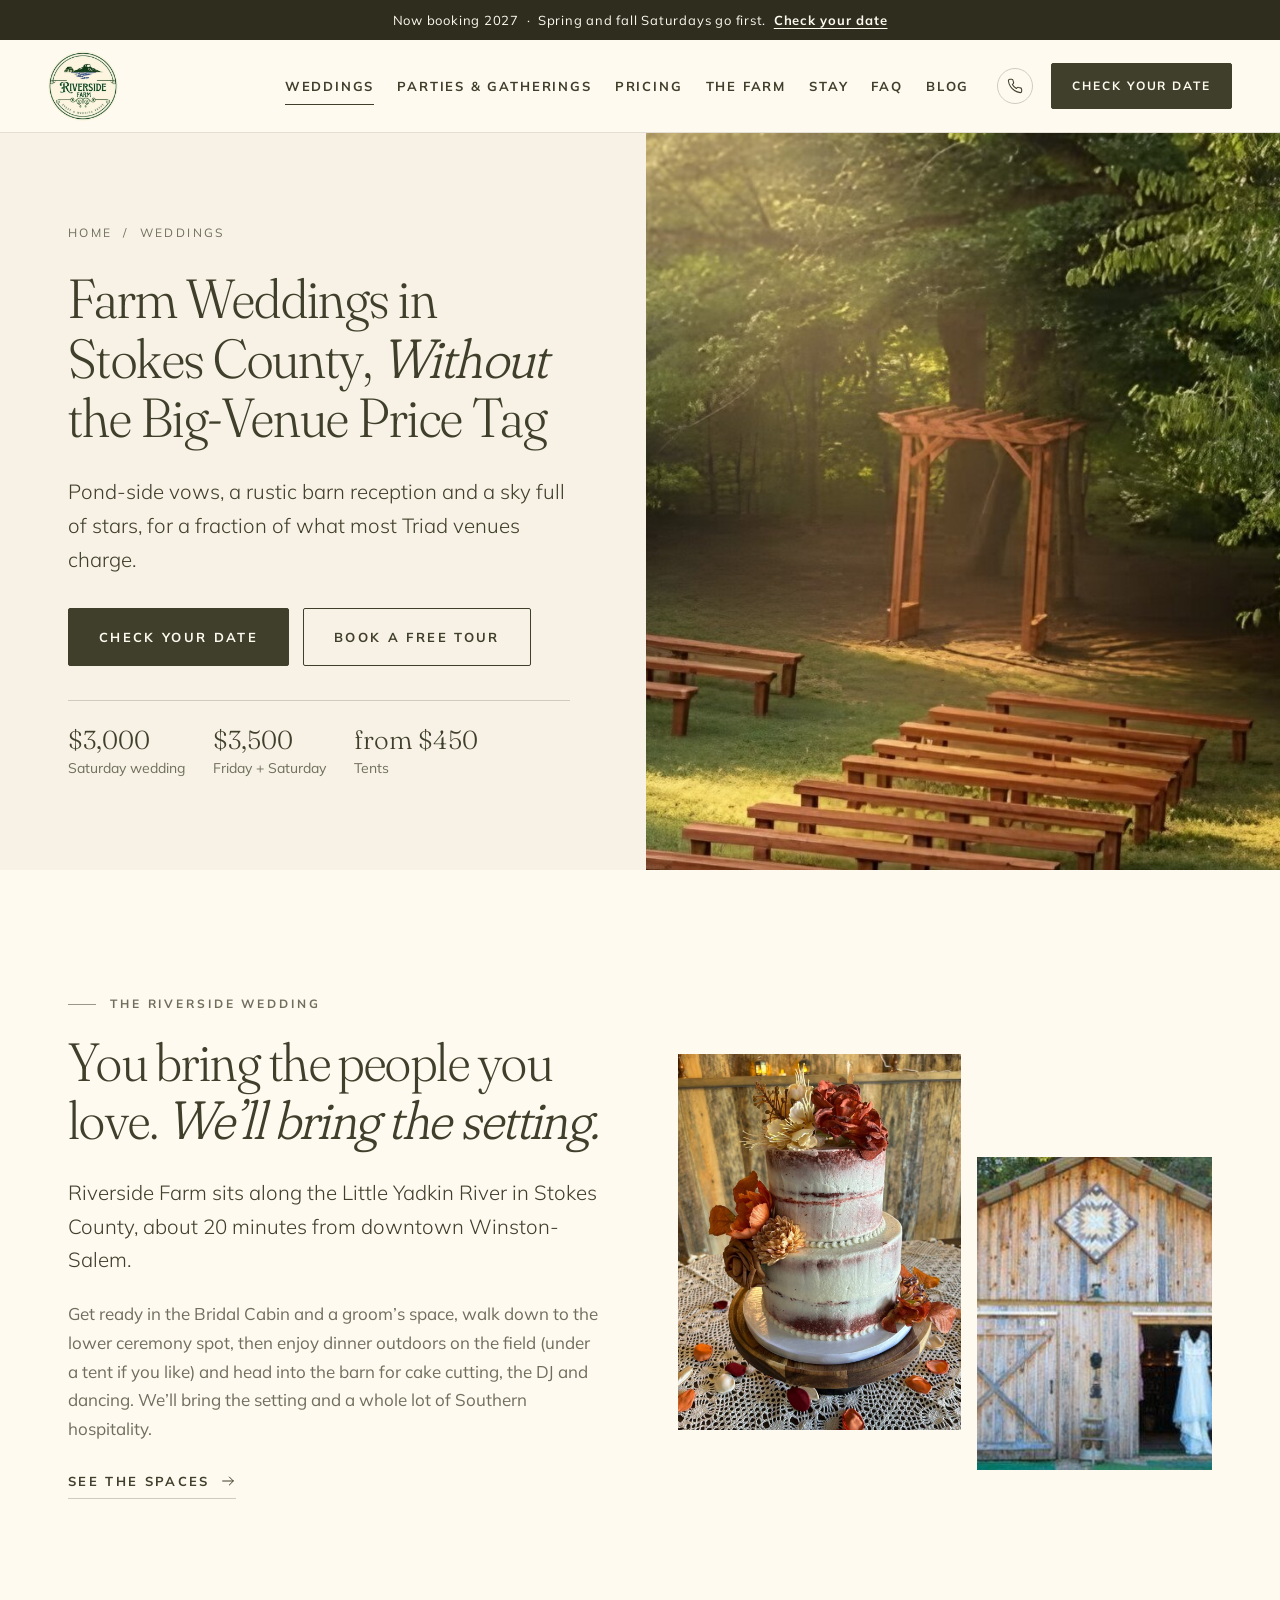
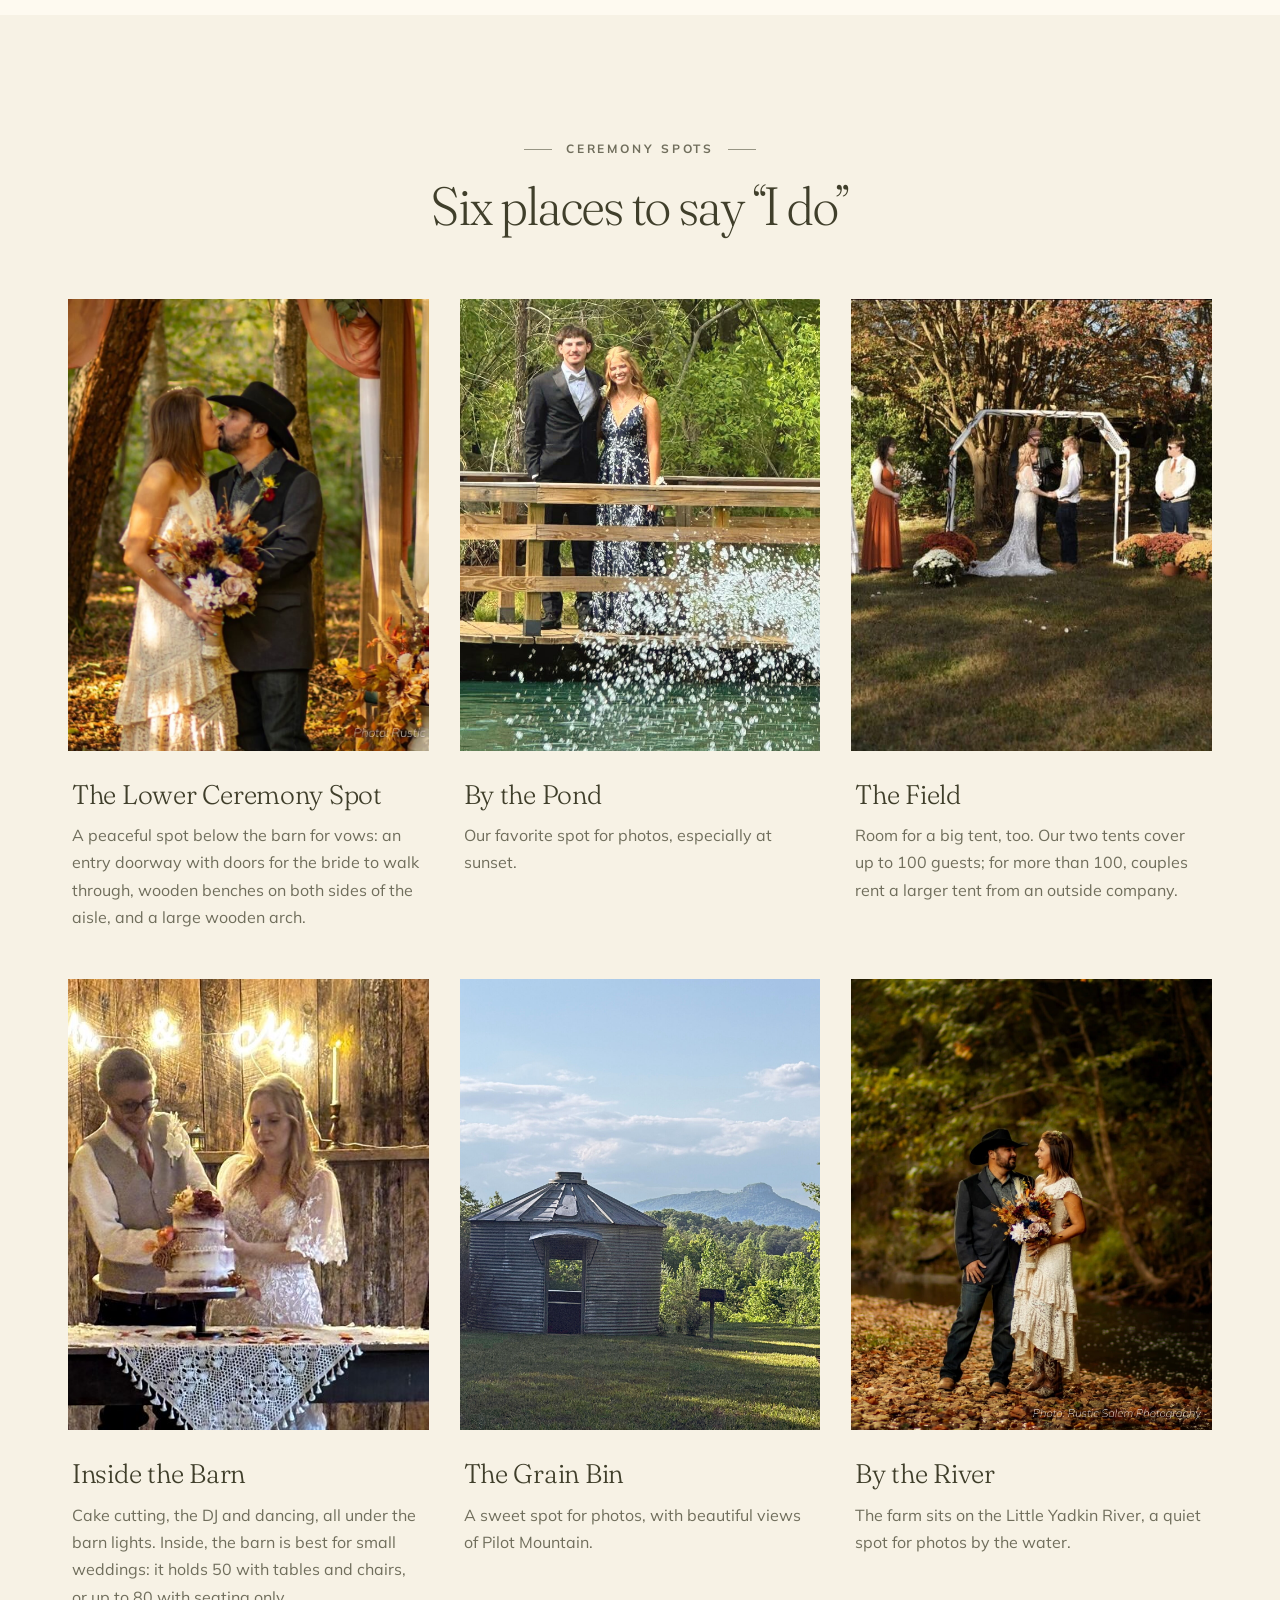
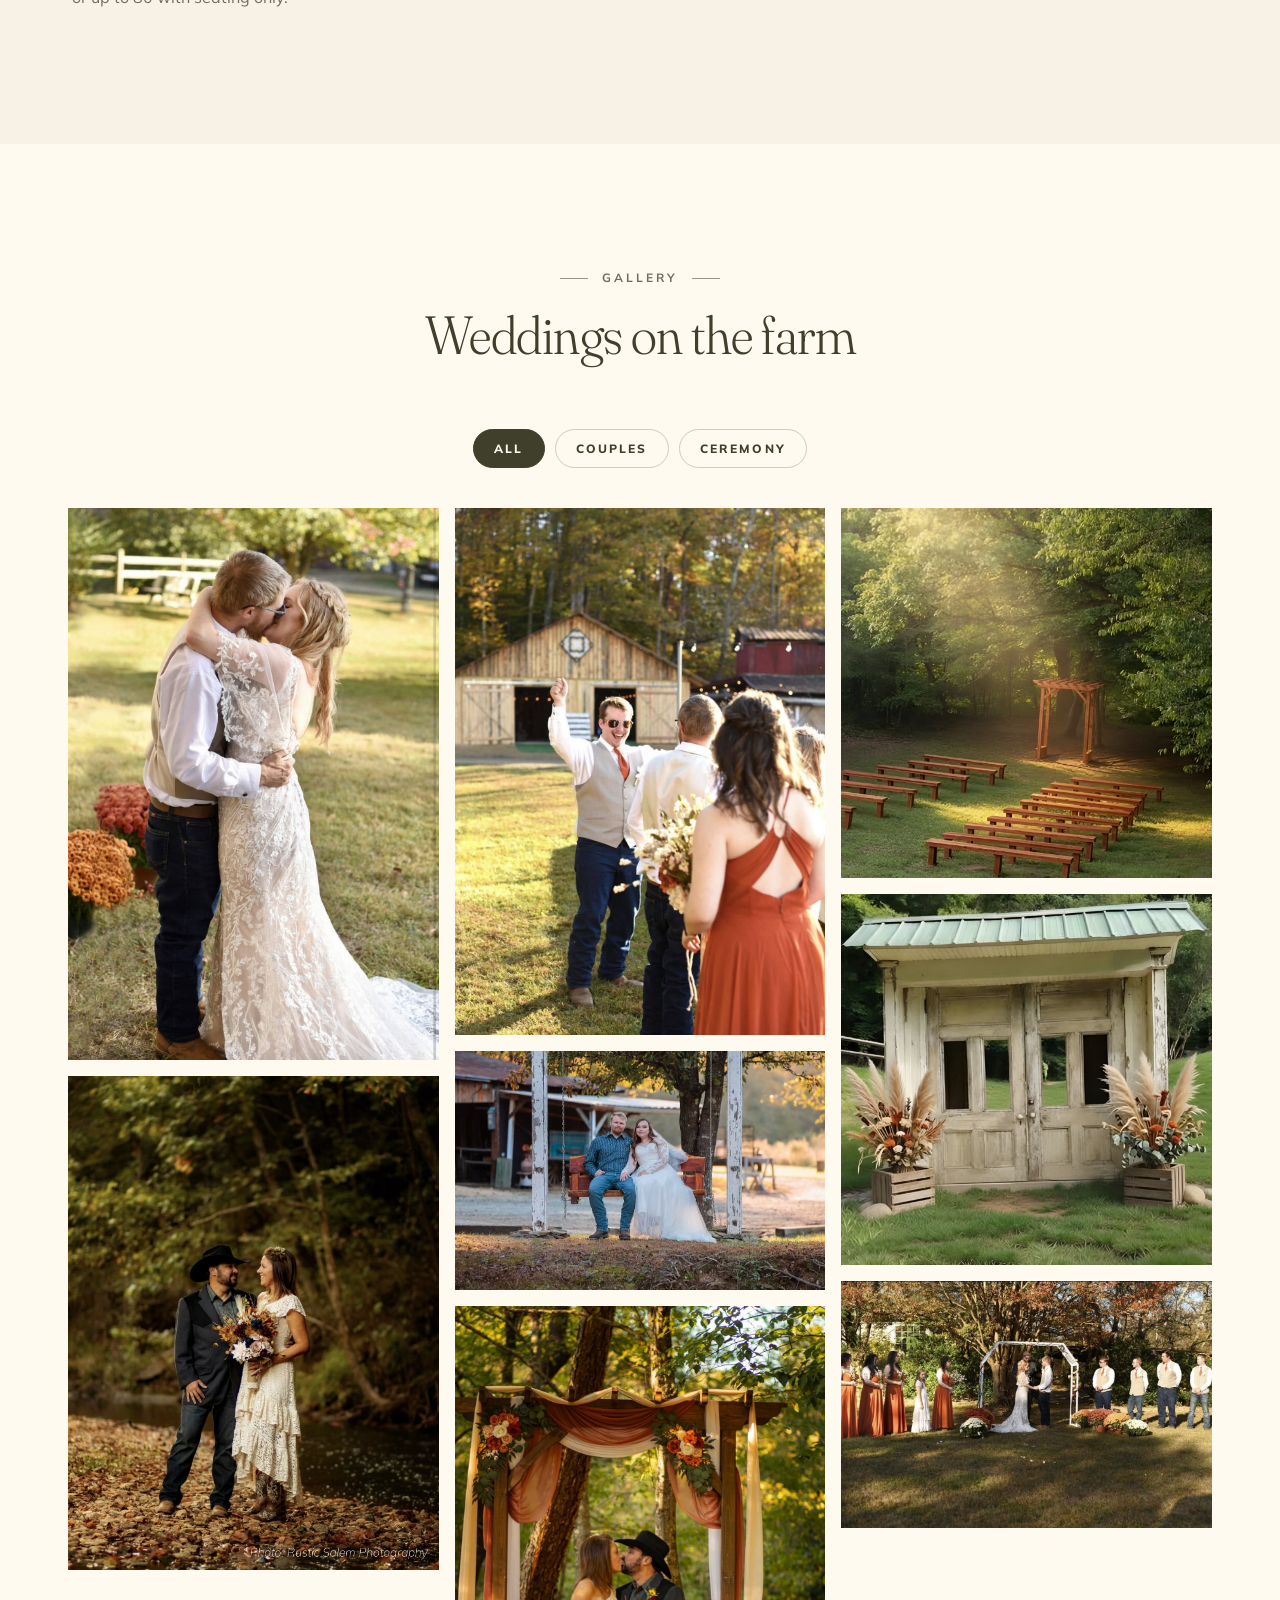
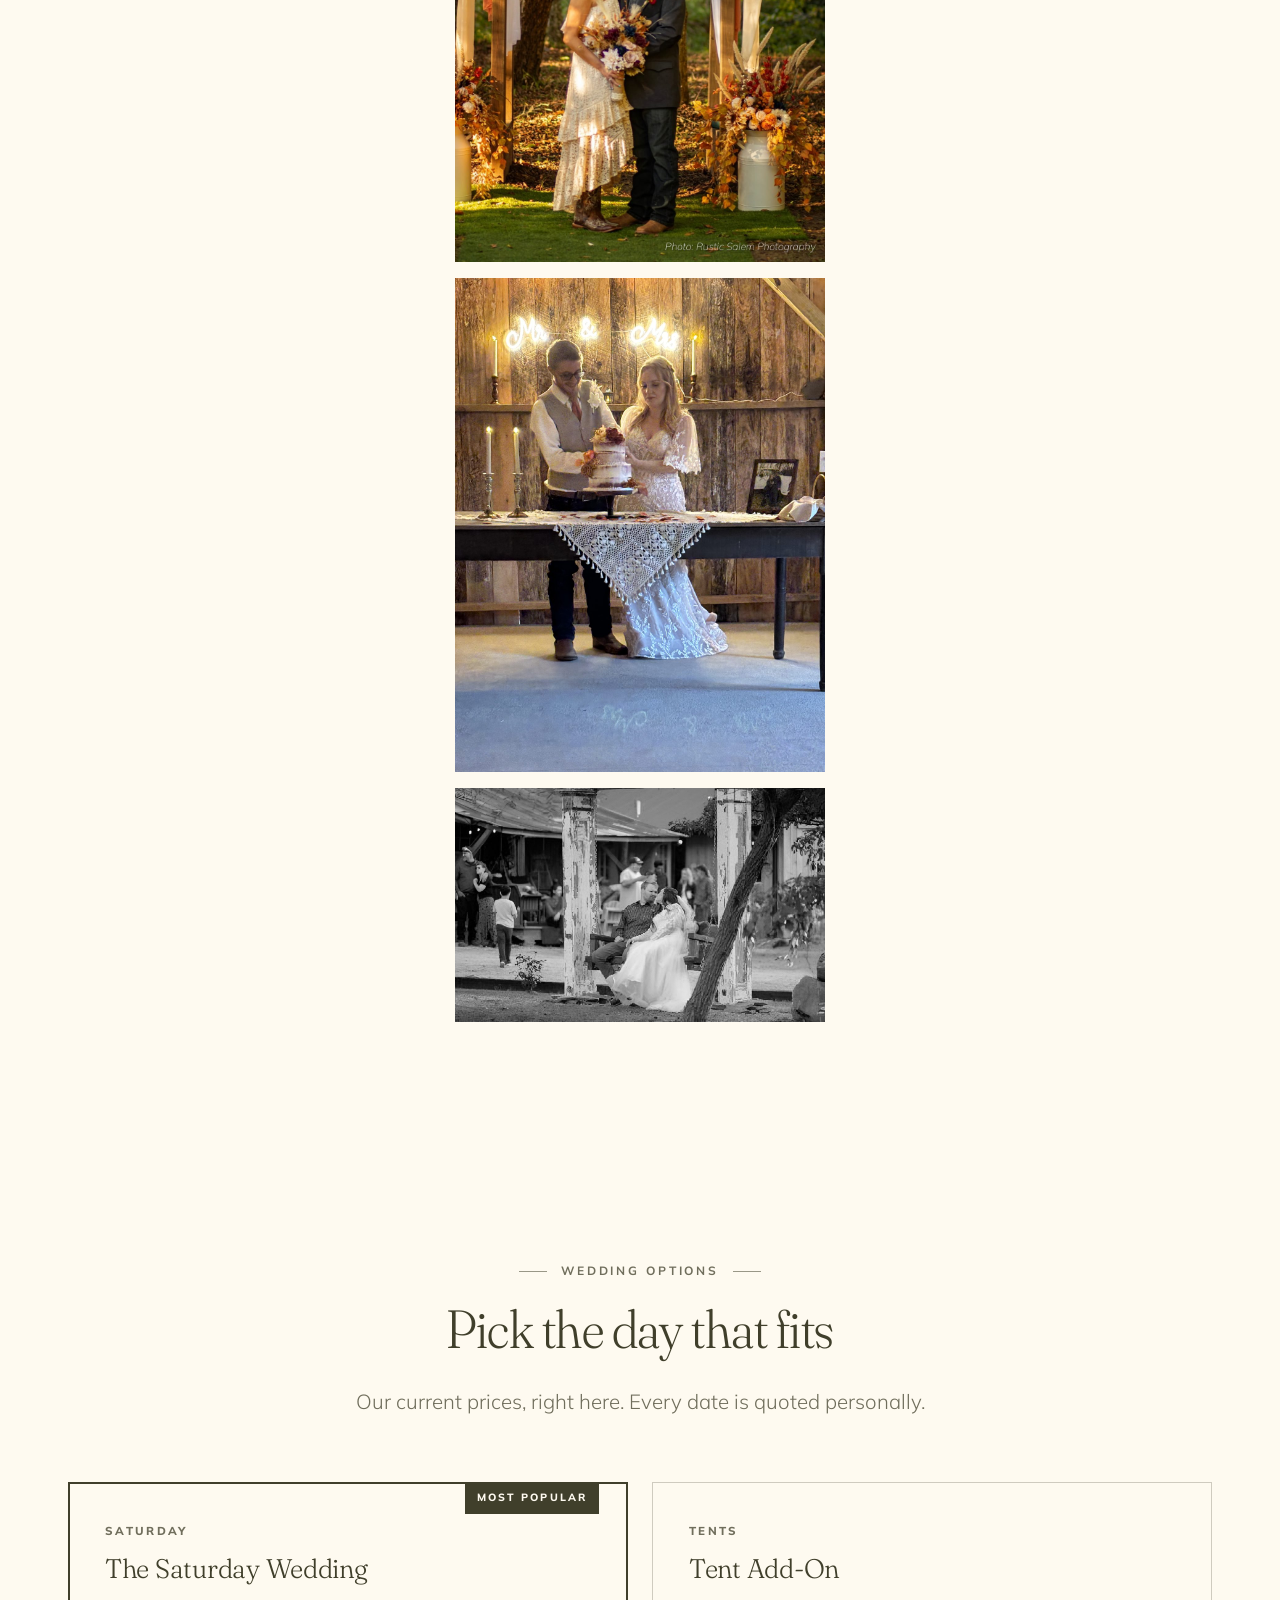
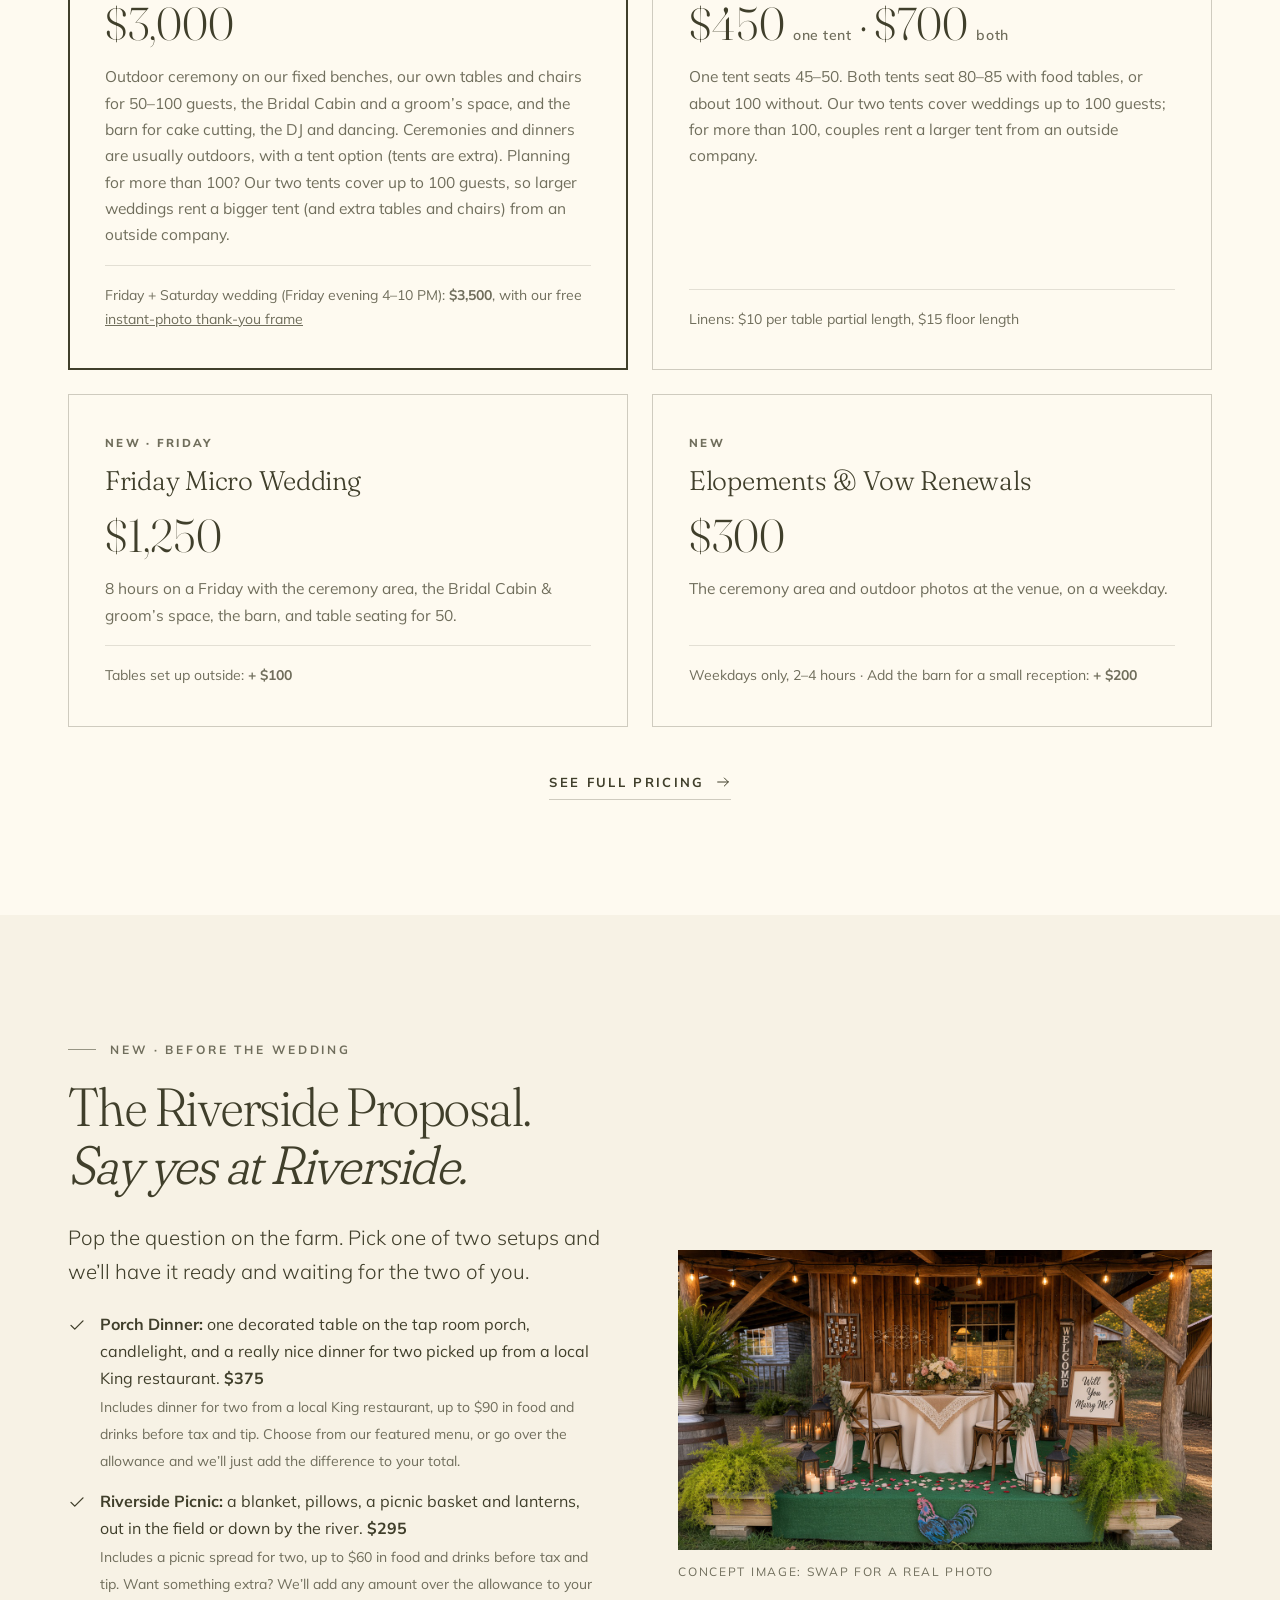
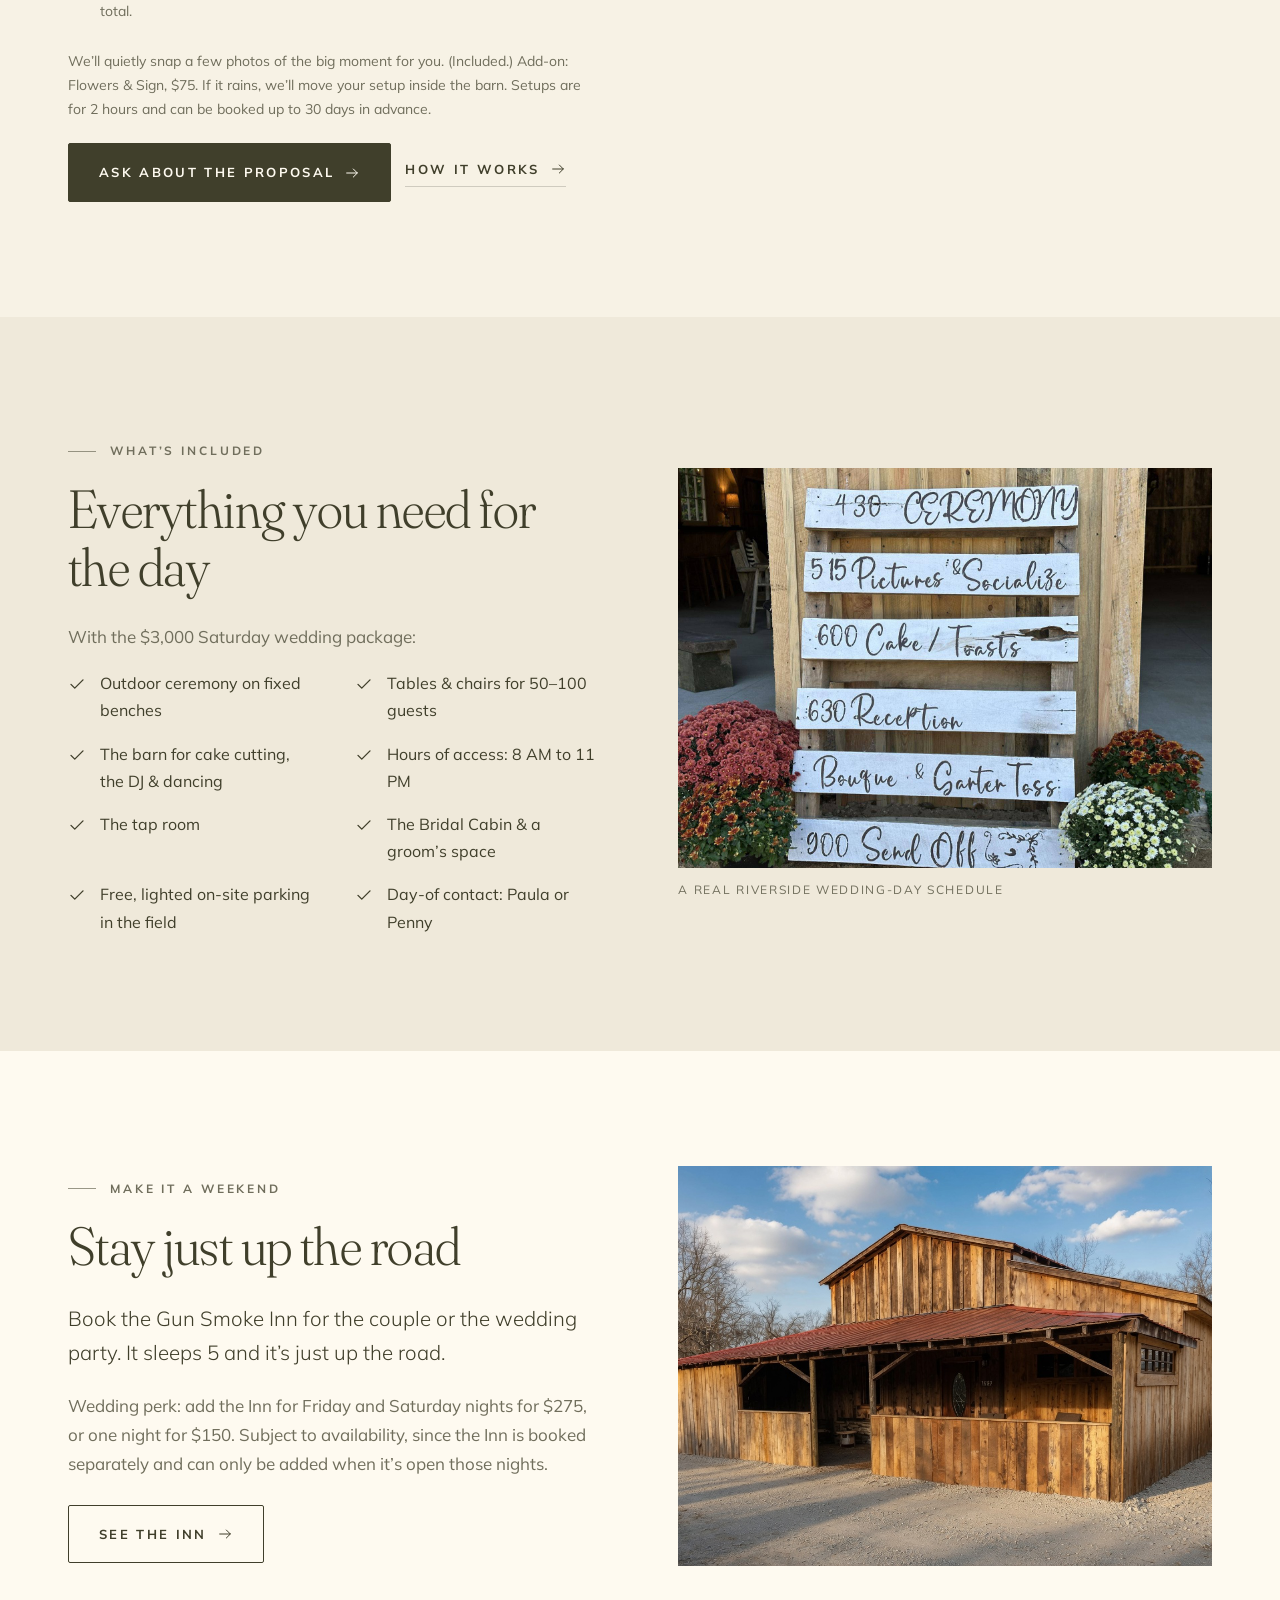
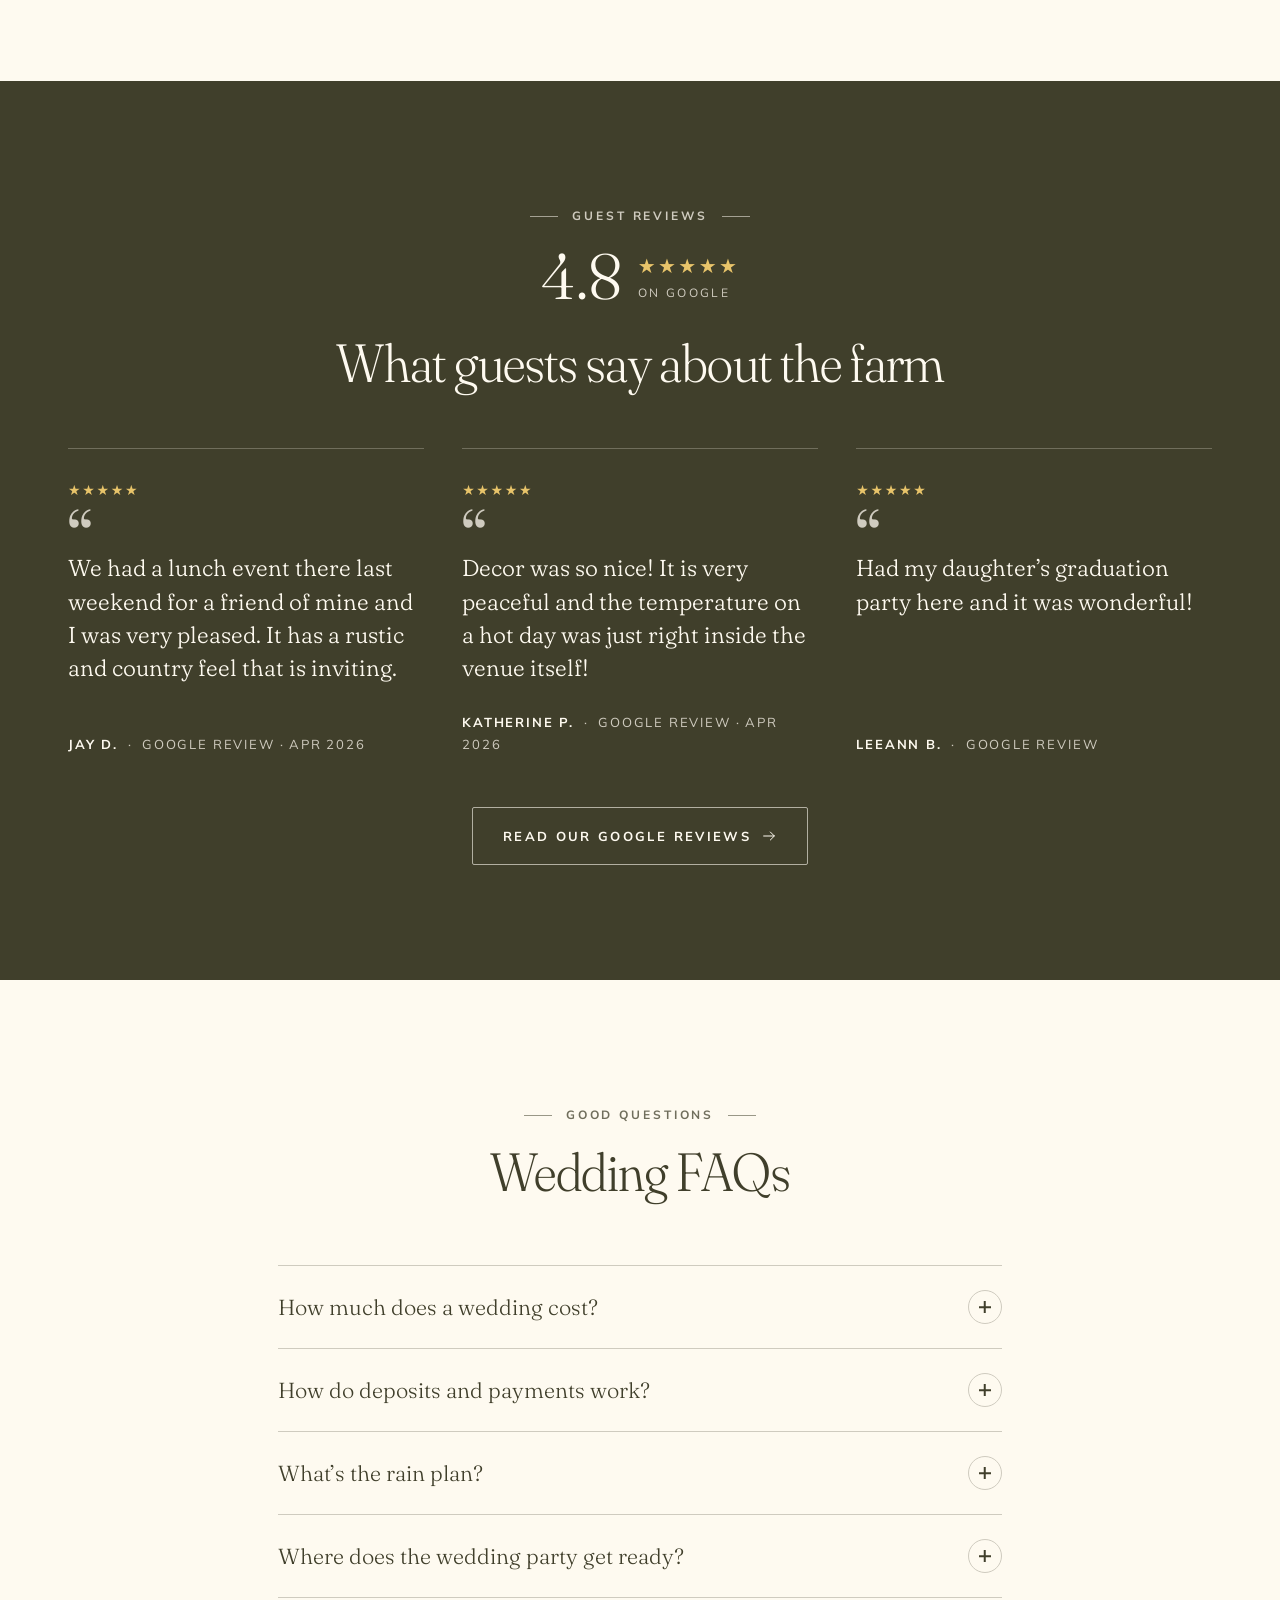
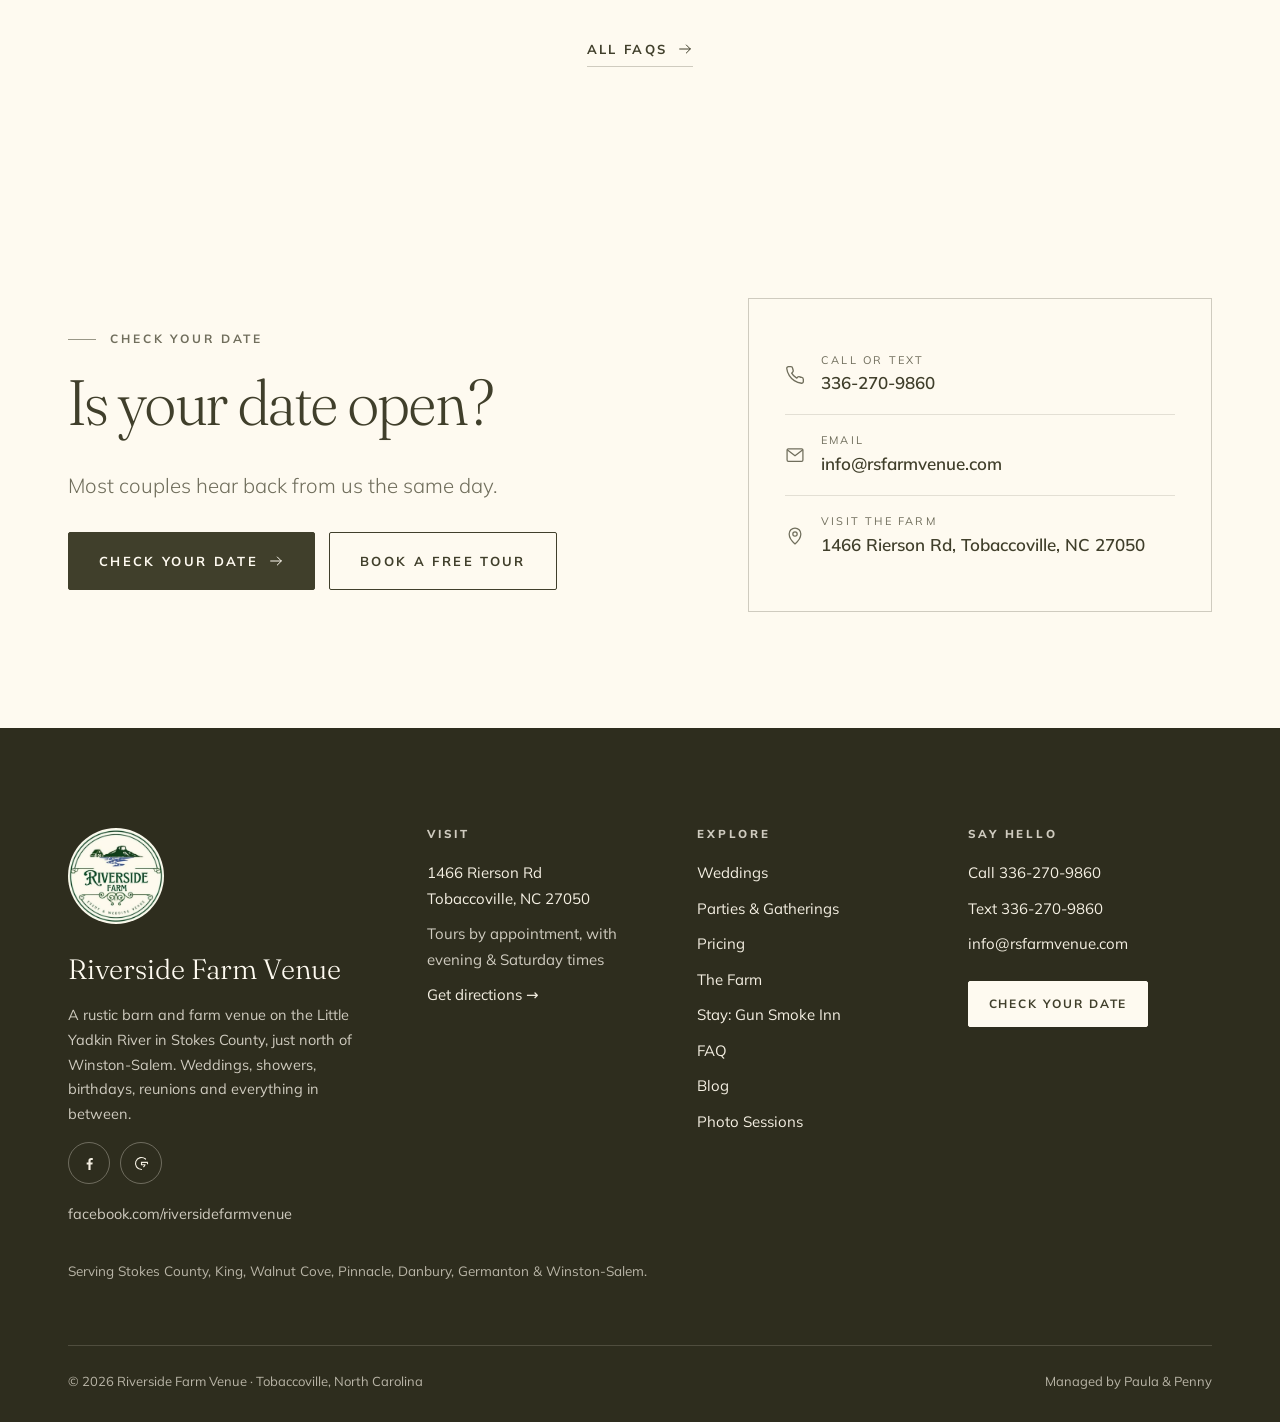
<file: weddings.html>
<!doctype html>
<html lang="en">
<head>
<meta charset="utf-8">
<meta name="robots" content="noindex, nofollow">
<meta name="viewport" content="width=device-width,initial-scale=1">
<title>Affordable Barn &amp; Farm Weddings in Stokes County | Riverside</title>
<meta name="description" content="Pond-side vows and rustic barn receptions near Winston-Salem, King &amp; Walnut Cove. Saturday wedding package $3,000; Friday + Saturday wedding $3,500.">
<link rel="stylesheet" href="css/site.css">
</head>
<body>

<div class="announce">Now booking 2027<span class="hide-sm"> &nbsp;·&nbsp; Spring and fall Saturdays go first.</span> &nbsp;<a href="check-your-date.html">Check your date</a></div>
<header class="site-header">
  <div class="hdr">
    <a class="brand" href="index.html" aria-label="Riverside Farm Venue home">
      <img src="img/logo.jpg" alt="Riverside Farm Event &amp; Wedding Venue badge logo" width="70" height="70">
      <span class="brand-text">Riverside Farm<small>Event &amp; Wedding Venue</small></span>
    </a>
    <nav class="nav" aria-label="Main"><a href="weddings.html" aria-current="page">Weddings</a><a href="parties.html">Parties &amp; Gatherings</a><a href="pricing.html">Pricing</a><a href="the-farm.html">The Farm</a><a href="stay.html">Stay</a><a href="faq.html">FAQ</a><a href="blog/">Blog</a></nav>
    <div class="hdr-actions">
      <a class="hdr-phone" href="tel:+13362709860" aria-label="Call 336-270-9860"><span class="ic"><svg viewBox="0 0 24 24" fill="none" stroke="currentColor" stroke-width="1.6" stroke-linecap="round" stroke-linejoin="round"><path d="M22 16.9v3a2 2 0 0 1-2.2 2 19.8 19.8 0 0 1-8.6-3.1 19.5 19.5 0 0 1-6-6A19.8 19.8 0 0 1 2.1 4.2 2 2 0 0 1 4.1 2h3a2 2 0 0 1 2 1.7c.1.9.4 1.8.7 2.7a2 2 0 0 1-.5 2.1L8 9.8a16 16 0 0 0 6 6l1.3-1.3a2 2 0 0 1 2.1-.4c.9.3 1.8.6 2.7.7a2 2 0 0 1 1.7 2z"/></svg></span><span class="num">336-270-9860</span></a>
      <a class="btn btn-sm" href="check-your-date.html">Check Your Date</a>
      <button class="burger" data-menu="open" aria-label="Open menu" aria-expanded="false"><svg viewBox="0 0 24 24" fill="none" stroke="currentColor" stroke-width="1.5" stroke-linecap="round"><path d="M3 7h18M3 12h18M3 17h18"/></svg></button>
    </div>
  </div>
</header>
<div class="mobile-menu" id="mobile-menu" aria-label="Mobile menu">
  <div class="mm-top"><a href="index.html"><img src="img/logo.jpg" alt="Riverside Farm Venue"></a><button class="burger" data-menu="close" aria-label="Close menu"><svg viewBox="0 0 24 24" fill="none" stroke="currentColor" stroke-width="1.5" stroke-linecap="round"><path d="M5 5l14 14M19 5L5 19"/></svg></button></div>
  <nav><a href="index.html">Home</a><a href="weddings.html" aria-current="page">Weddings</a><a href="parties.html">Parties &amp; Gatherings</a><a href="pricing.html">Pricing</a><a href="the-farm.html">The Farm</a><a href="stay.html">Stay</a><a href="faq.html">FAQ</a><a href="blog/">Blog</a></nav>
  <div class="mm-foot">
    <a class="btn" href="check-your-date.html">Check Your Date</a>
    <a class="btn btn-outline" href="https://www.riversidefarmevents.com/service-page/preview-venue">Book a Free Tour</a>
    <a class="btn btn-outline" href="tel:+13362709860"><svg viewBox="0 0 24 24" fill="none" stroke="currentColor" stroke-width="1.6" stroke-linecap="round" stroke-linejoin="round"><path d="M22 16.9v3a2 2 0 0 1-2.2 2 19.8 19.8 0 0 1-8.6-3.1 19.5 19.5 0 0 1-6-6A19.8 19.8 0 0 1 2.1 4.2 2 2 0 0 1 4.1 2h3a2 2 0 0 1 2 1.7c.1.9.4 1.8.7 2.7a2 2 0 0 1-.5 2.1L8 9.8a16 16 0 0 0 6 6l1.3-1.3a2 2 0 0 1 2.1-.4c.9.3 1.8.6 2.7.7a2 2 0 0 1 1.7 2z"/></svg> Call or Text 336-270-9860</a>
    <p>1466 Rierson Rd, Tobaccoville, NC 27050</p>
  </div>
</div>
<main>

<section class="phero">
  <div class="phero-text rv">
    <div class="crumbs"><a href="index.html">Home</a> &nbsp;/&nbsp; Weddings</div>
    <h1>Farm Weddings in Stokes County, <span class="it">Without</span> the Big&#8209;Venue Price&nbsp;Tag</h1>
    <p class="lead">Pond-side vows, a rustic barn reception and a sky full of stars, for a fraction of what most Triad venues charge.</p>
    <div class="btn-row"><a class="btn" href="check-your-date.html">Check Your Date</a><a class="btn btn-outline" href="https://www.riversidefarmevents.com/service-page/preview-venue">Book a Free Tour</a></div>
    <div class="phero-facts">
      <div><b>$3,000</b>Saturday wedding</div>
      <div><b>$3,500</b>Friday + Saturday</div>
      <div><b>from $450</b>Tents</div>
    </div>
  </div>
  <div class="phero-media"><img src="img/weddings-hero-ceremony-arch-12.jpg" alt="Rows of wooden benches facing the wooden ceremony arch in the sunlit woods at Riverside Farm Venue" style="object-position:50% 55%"></div>
</section>

<section class="sec">
  <div class="wrap split">
    <div class="rv">
      <span class="eyebrow">The Riverside wedding</span>
      <h2>You bring the people you love. <span class="it">We&rsquo;ll bring the setting.</span></h2>
      <p class="lead">Riverside Farm sits along the Little Yadkin River in Stokes County, about 20 minutes from downtown Winston-Salem.</p>
      <p class="muted">Get ready in the Bridal Cabin and a groom&rsquo;s space, walk down to the lower ceremony spot, then enjoy dinner outdoors on the field (under a tent if you like) and head into the barn for cake cutting, the DJ and dancing. We&rsquo;ll bring the setting and a whole lot of Southern hospitality.</p>
      <div class="btn-row" style="margin-top:26px"><a class="link-arrow" href="the-farm.html">See the spaces <svg viewBox="0 0 24 24" fill="none" stroke="currentColor" stroke-width="1.5" stroke-linecap="round" stroke-linejoin="round"><path d="M4 12h16M14 6l6 6-6 6"/></svg></a></div>
    </div>
    <div class="split-media rv"><div class="duo"><img class="a" src="img/wedding-cake.jpg" alt="Semi-naked wedding cake with autumn flowers" loading="lazy"><img class="b" src="img/bridal-cabin-dress.jpg" alt="Wedding dress hanging in the bridal cabin doorway" loading="lazy"></div></div>
  </div>
</section>

<section class="sec bg-2">
  <div class="wrap">
    <div class="sec-head center rv">
      <span class="eyebrow">Ceremony spots</span>
      <h2>Six places to say &ldquo;I&nbsp;do&rdquo;</h2>
    </div>
    <div class="grid-3">
      <div class="ccard rv" style="background:transparent"><div class="media"><picture style="display:contents"><source media="(max-width:640px)" srcset="img/wed-4p-couple-arch-4x3.jpg"><img src="img/wed-4p-couple-arch-4x5.jpg" alt="Bride and groom standing in front of the wooden ceremony arch with rust drapes and fall flowers at Riverside Farm Venue" loading="lazy"></picture></div><div class="body"><h3>The Lower Ceremony Spot</h3><p>A peaceful spot below the barn for vows: an entry doorway with doors for the bride to walk through, wooden benches on both sides of the aisle, and a large wooden arch.</p></div></div>
      <div class="ccard rv" style="background:transparent"><div class="media"><picture style="display:contents"><source media="(max-width:640px)" srcset="img/wed-6p-pond-bridge-4x3.jpg"><img src="img/wed-6p-pond-bridge-4x5.jpg" alt="A couple dressed up on the wooden footbridge over the turquoise pond, with the fountain spraying in front, at Riverside Farm Venue" loading="lazy"></picture></div><div class="body"><h3>By the Pond</h3><p>Our favorite spot for photos, especially at sunset.</p></div></div>
      <div class="ccard rv" style="background:transparent"><div class="media"><picture style="display:contents"><source media="(max-width:640px)" srcset="img/wed-4p-field-couple-04-4x3.jpg"><img src="img/wed-4p-field-couple-04-4x5.jpg" alt="Fall ceremony on the lawn with the couple and wedding party under the white arch at Riverside Farm Venue" loading="lazy"></picture></div><div class="body"><h3>The Field</h3><p>Room for a big tent, too. Our two tents cover up to 100 guests; for more than 100, couples rent a larger tent from an outside company.</p></div></div>
      <div class="ccard rv" style="background:transparent"><div class="media"><picture style="display:contents"><source media="(max-width:640px)" srcset="img/barn-cake-cutting-4x3.jpg"><img src="img/barn-cake-cutting-4x5.jpg" alt="Couple cutting their cake in the barn at Riverside Farm Venue" loading="lazy"></picture></div><div class="body"><h3>Inside the Barn</h3><p>Cake cutting, the DJ and dancing, all under the barn lights. Inside, the barn is best for small weddings: it holds 50 with tables and chairs, or up to 80 with seating only.</p></div></div> <div class="ccard rv" style="background:transparent"><div class="media"><picture style="display:contents"><source media="(max-width:640px)" srcset="img/wed-6p-grain-bin-pilot-4x3.jpg"><img src="img/wed-6p-grain-bin-pilot-4x5.jpg" alt="The grain bin with Pilot Mountain in the distance at Riverside Farm Venue" loading="lazy"></picture></div><div class="body"><h3>The Grain Bin</h3><p>A sweet spot for photos, with beautiful views of Pilot Mountain.</p></div></div> <div class="ccard rv" style="background:transparent"><div class="media"><picture style="display:contents"><source media="(max-width:640px)" srcset="img/wed-6p-river-couple-4x3.jpg"><img src="img/wed-6p-river-couple-4x5.jpg" alt="Bride and groom standing by the river among fall leaves at Riverside Farm Venue" loading="lazy"></picture></div><div class="body"><h3>By the River</h3><p>The farm sits on the Little Yadkin River, a quiet spot for photos by the water.</p></div></div>
    </div>
  </div>
</section>

<section class="sec" id="gallery">
  <div class="wrap">
    <div class="sec-head center rv"><span class="eyebrow">Gallery</span><h2>Weddings on the farm</h2></div>
    <div class="filters"><button class="on" data-f="all">All</button><button data-f="weddings">Couples</button><button data-f="ceremony">Ceremony</button></div>
    <div class="gallery wed-gallery"><a href="img/wed-gallery-01.jpg" data-cat="weddings"><img src="img/wed-gallery-01.jpg" alt="Couple kissing by the fence with fall mums at Riverside Farm Venue" loading="lazy" decoding="async"><span>Fall mums by the fence</span></a><a href="img/wed-gallery-16-couple-river-bouquet.jpg" data-cat="weddings"><img src="img/wed-gallery-16-couple-river-bouquet.jpg" alt="Bride in a cream lace dress and boots with the groom in a black cowboy hat by the Little Yadkin River at Riverside Farm Venue. Photo by Rustic Salem Photography" width="720" height="959" loading="lazy" decoding="async"><span>By the river · Rustic Salem Photography</span></a><a href="img/wed-gallery-15-couple-tap-room-boots.jpg" data-cat="weddings"><img src="img/wed-gallery-15-couple-tap-room-boots.jpg" alt="Bride in lace and cowboy boots with the groom in a black cowboy hat in the tap room at Riverside Farm Venue. Photo by Rustic Salem Photography" width="622" height="844" loading="lazy" decoding="async"><span>In the tap room · Rustic Salem Photography</span></a><a href="img/wed-gallery-03.jpg" data-cat="weddings"><img src="img/wed-gallery-03.jpg" alt="Groom cheering with the wedding party outside the barn at Riverside Farm Venue" loading="lazy" decoding="async"><span>A cheer from the groom</span></a><a href="img/wed-gallery-14-couple-swing-color.jpg" data-cat="weddings"><img src="img/wed-gallery-14-couple-swing-color.jpg" alt="Bride and groom on the wooden swing between the white posts at Riverside Farm Venue" loading="lazy" decoding="async"><span>On the wooden swing</span></a><a href="img/wed-gallery-04.jpg" data-cat="weddings"><img src="img/wed-gallery-04.jpg" alt="Couple under the wooden ceremony arch at Riverside Farm Venue" loading="lazy" decoding="async"><span>Under the wooden arch</span></a><a href="img/wed-gallery-06.jpg" data-cat="weddings"><img src="img/wed-gallery-06.jpg" alt="Couple cutting their cake under the Mr & Mrs lights in the barn at Riverside Farm Venue" loading="lazy" decoding="async"><span>Cutting the cake</span></a><a href="img/wed-gallery-07.jpg" data-cat="weddings"><img src="img/wed-gallery-07.jpg" alt="Black-and-white photo of the couple on a swing with guests nearby at Riverside Farm Venue" loading="lazy" decoding="async"><span>On the swing</span></a><a href="img/wed-gallery-08.jpg" data-cat="ceremony"><img src="img/wed-gallery-08.jpg" alt="Rows of wooden benches facing the wooden arch in the sunlit woods at Riverside Farm Venue" loading="lazy" decoding="async"><span>Benches in the sunlight</span></a><a href="img/wed-gallery-09.jpg" data-cat="ceremony"><img src="img/wed-gallery-09.jpg" alt="Old doors set up as a photo backdrop with pampas grass at Riverside Farm Venue" loading="lazy" decoding="async"><span>Old doors backdrop</span></a><a href="img/wed-gallery-10.jpg" data-cat="ceremony"><img src="img/wed-gallery-10.jpg" alt="Fall ceremony with the wedding party under a white arch at Riverside Farm Venue" loading="lazy" decoding="async"><span>A fall ceremony</span></a><a href="img/wed-gallery-11.jpg" data-cat="ceremony"><img src="img/wed-gallery-11.jpg" alt="Rustic door entrance with pumpkins and mums at Riverside Farm Venue" loading="lazy" decoding="async"><span>The rustic door entrance</span></a><a href="img/wed-gallery-12.jpg" data-cat="ceremony"><img src="img/wed-gallery-12.jpg" alt="Wooden benches on both sides of the burlap aisle leading to the wooden arch at Riverside Farm Venue" loading="lazy" decoding="async"><span>The ceremony site</span></a><a href="img/wed-gallery-13.jpg" data-cat="ceremony"><img src="img/wed-gallery-13.jpg" alt="Benches along the burlap aisle looking toward the door entrance at Riverside Farm Venue" loading="lazy" decoding="async"><span>Down the aisle</span></a></div>
  </div>
</section>
<div class="lightbox" role="dialog" aria-label="Photo viewer"><button aria-label="Close">&times;</button><img alt=""><p></p></div>

<section class="sec">
  <div class="wrap">
    <div class="sec-head center rv">
      <span class="eyebrow">Wedding options</span>
      <h2>Pick the day that fits</h2>
      <p class="lead muted">Our current prices, right here. Every date is quoted personally.</p>
    </div>
    <div class="opts">
      <div class="opt feat rv"><span class="ribbon">Most popular</span><div class="tag">Saturday</div><h3>The Saturday Wedding</h3><div class="amt">$3,000</div><p>Outdoor ceremony on our fixed benches, our own tables and chairs for 50–100 guests, the Bridal Cabin and a groom&rsquo;s space, and the barn for cake cutting, the DJ and dancing. Ceremonies and dinners are usually outdoors, with a tent option (tents are extra). Planning for more than 100? Our two tents cover up to 100 guests, so larger weddings rent a bigger tent (and extra tables and chairs) from an outside company.</p><div class="meta">Friday + Saturday wedding (Friday evening 4–10 PM): <b>$3,500</b>, with our free <a href="blog/thank-you-frame/">instant-photo thank-you frame</a></div></div>
      <div class="opt rv"><div class="tag">Tents</div><h3>Tent Add-On</h3><div class="amt">$450 <small>one tent</small> · $700 <small>both</small></div><p>One tent seats 45–50. Both tents seat 80–85 with food tables, or about 100 without. Our two tents cover weddings up to 100 guests; for more than 100, couples rent a larger tent from an outside company.</p><div class="meta">Linens: $10 per table partial length, $15 floor length</div></div>
      <div class="opt rv"><div class="tag">New &middot; Friday</div><h3>Friday Micro Wedding</h3><div class="amt">$1,250</div><p>8 hours on a Friday with the ceremony area, the Bridal Cabin &amp; groom&rsquo;s space, the barn, and table seating for 50.</p><div class="meta">Tables set up outside: <b>+ $100</b></div></div>
      <div class="opt rv"><div class="tag">New</div><h3>Elopements &amp; Vow Renewals</h3><div class="amt">$300</div><p>The ceremony area and outdoor photos at the venue, on a weekday.</p><div class="meta">Weekdays only, 2–4 hours · Add the barn for a small reception: <b>+ $200</b></div></div>
    </div>
    <div class="center" style="margin-top:40px"><a class="link-arrow" href="pricing.html">See full pricing <svg viewBox="0 0 24 24" fill="none" stroke="currentColor" stroke-width="1.5" stroke-linecap="round" stroke-linejoin="round"><path d="M4 12h16M14 6l6 6-6 6"/></svg></a></div>
  </div>
</section>

<section class="sec bg-2" id="proposal">
  <div class="wrap split">
    <div class="rv">
      <span class="eyebrow">New &middot; Before the wedding</span>
      <h2>The Riverside Proposal. <span class="it">Say yes at Riverside.</span></h2>
      <p class="lead">Pop the question on the farm. Pick one of two setups and we&rsquo;ll have it ready and waiting for the two of you.</p>
      <ul class="checklist" style="margin:22px 0 26px">
        <li><svg viewBox="0 0 24 24" fill="none" stroke="currentColor" stroke-width="1.8" stroke-linecap="round" stroke-linejoin="round"><path d="M4 12.5l5 5L20 6.5"/></svg> <span><b>Porch Dinner:</b> one decorated table on the tap room porch, candlelight, and a really nice dinner for two picked up from a local King restaurant. <b>$375</b><br><span class="muted" style="font-size:14px">Includes dinner for two from a local King restaurant, up to $90 in food and drinks before tax and tip. Choose from our featured menu, or go over the allowance and we&rsquo;ll just add the difference to your total.</span></span></li>
        <li><svg viewBox="0 0 24 24" fill="none" stroke="currentColor" stroke-width="1.8" stroke-linecap="round" stroke-linejoin="round"><path d="M4 12.5l5 5L20 6.5"/></svg> <span><b>Riverside Picnic:</b> a blanket, pillows, a picnic basket and lanterns, out in the field or down by the river. <b>$295</b><br><span class="muted" style="font-size:14px">Includes a picnic spread for two, up to $60 in food and drinks before tax and tip. Want something extra? We&rsquo;ll add any amount over the allowance to your total.</span></span></li>
      </ul>
      <p class="muted" style="font-size:14px">We&rsquo;ll quietly snap a few photos of the big moment for you. (Included.) Add-on: Flowers &amp; Sign, $75. If it rains, we&rsquo;ll move your setup inside the barn. Setups are for 2 hours and can be booked up to 30 days in advance.</p>
      <div class="btn-row" style="margin-top:22px"><a class="btn" href="check-your-date.html">Ask About the Proposal <svg viewBox="0 0 24 24" fill="none" stroke="currentColor" stroke-width="1.5" stroke-linecap="round" stroke-linejoin="round"><path d="M4 12h16M14 6l6 6-6 6"/></svg></a><a class="link-arrow" href="blog/riverside-proposal/">How it works <svg viewBox="0 0 24 24" fill="none" stroke="currentColor" stroke-width="1.5" stroke-linecap="round" stroke-linejoin="round"><path d="M4 12h16M14 6l6 6-6 6"/></svg></a></div>
    </div>
    <div class="split-media land rv"><img src="img/riverside-proposal-concept.jpg" alt="Concept image: candlelit table for two on the tap room porch with a Will You Marry Me? sign" loading="lazy" style="aspect-ratio:16/9"><div class="cap">Concept image: swap for a real photo</div></div>
  </div>
</section>

<section class="sec bg-3">
  <div class="wrap split rev">
    <div class="split-media land rv"><img src="img/schedule-sign.jpg" alt="Hand-painted wooden wedding schedule sign with mums" loading="lazy"><div class="cap">A real Riverside wedding-day schedule</div></div>
    <div class="rv">
      <span class="eyebrow">What&rsquo;s included</span>
      <h2>Everything you need for the day</h2>
      <p class="muted">With the $3,000 Saturday wedding package:</p>
      <ul class="checklist two">
        <li><svg viewBox="0 0 24 24" fill="none" stroke="currentColor" stroke-width="1.8" stroke-linecap="round" stroke-linejoin="round"><path d="M4 12.5l5 5L20 6.5"/></svg> <span>Outdoor ceremony on fixed benches</span></li>
        <li><svg viewBox="0 0 24 24" fill="none" stroke="currentColor" stroke-width="1.8" stroke-linecap="round" stroke-linejoin="round"><path d="M4 12.5l5 5L20 6.5"/></svg> <span>Tables &amp; chairs for 50–100 guests</span></li>
        <li><svg viewBox="0 0 24 24" fill="none" stroke="currentColor" stroke-width="1.8" stroke-linecap="round" stroke-linejoin="round"><path d="M4 12.5l5 5L20 6.5"/></svg> <span>The barn for cake cutting, the DJ &amp; dancing</span></li>
        <li><svg viewBox="0 0 24 24" fill="none" stroke="currentColor" stroke-width="1.8" stroke-linecap="round" stroke-linejoin="round"><path d="M4 12.5l5 5L20 6.5"/></svg> <span>Hours of access: 8 AM to 11 PM</span></li>
        <li><svg viewBox="0 0 24 24" fill="none" stroke="currentColor" stroke-width="1.8" stroke-linecap="round" stroke-linejoin="round"><path d="M4 12.5l5 5L20 6.5"/></svg> <span>The tap room</span></li>
        <li><svg viewBox="0 0 24 24" fill="none" stroke="currentColor" stroke-width="1.8" stroke-linecap="round" stroke-linejoin="round"><path d="M4 12.5l5 5L20 6.5"/></svg> <span>The Bridal Cabin &amp; a groom&rsquo;s space</span></li>
        <li><svg viewBox="0 0 24 24" fill="none" stroke="currentColor" stroke-width="1.8" stroke-linecap="round" stroke-linejoin="round"><path d="M4 12.5l5 5L20 6.5"/></svg> <span>Free, lighted on-site parking in the field</span></li>
        
        <li><svg viewBox="0 0 24 24" fill="none" stroke="currentColor" stroke-width="1.8" stroke-linecap="round" stroke-linejoin="round"><path d="M4 12.5l5 5L20 6.5"/></svg> <span>Day-of contact: Paula or Penny</span></li>
      </ul>
    </div>
  </div>
</section>

<section class="sec">
  <div class="wrap split">
    <div class="rv">
      <span class="eyebrow">Make it a weekend</span>
      <h2>Stay just up the road</h2>
      <p class="lead">Book the Gun Smoke Inn for the couple or the wedding party. It sleeps 5 and it&rsquo;s just up the road.</p>
      <p class="muted">Wedding perk: add the Inn for Friday and Saturday nights for $275, or one night for $150. Subject to availability, since the Inn is booked separately and can only be added when it&rsquo;s open those nights.</p>
      <div class="btn-row" style="margin-top:26px"><a class="btn btn-outline" href="stay.html">See the Inn <svg viewBox="0 0 24 24" fill="none" stroke="currentColor" stroke-width="1.5" stroke-linecap="round" stroke-linejoin="round"><path d="M4 12h16M14 6l6 6-6 6"/></svg></a></div>
    </div>
    <div class="split-media land rv"><img src="img/gunsmoke-inn-exterior-hbp.jpg" alt="Exterior of the Gunsmoke Inn, a rustic wood barn conversion with a covered porch" loading="lazy"></div>
  </div>
</section>


<section class="sec bg-olive reviews">
  <div class="wrap">
    <div class="center rv">
      <span class="eyebrow">Guest reviews</span>
      <div><div class="rating-badge"><span class="big">4.8</span><div style="text-align:left"><div class="stars">★★★★★</div><small>on Google</small></div></div></div>
      <h2 style="color:var(--cream)">What guests say about the farm</h2>
    </div>
    <div class="quotes"><figure class="quote rv" style="margin:0"><div class="stars">★★★★★</div><div class="mark">&ldquo;</div><blockquote>We had a lunch event there last weekend for a friend of mine and I was very pleased. It has a rustic and country feel that is inviting.</blockquote><cite><b>Jay D.</b> &nbsp;·&nbsp; Google review · Apr 2026</cite></figure><figure class="quote rv" style="margin:0"><div class="stars">★★★★★</div><div class="mark">&ldquo;</div><blockquote>Decor was so nice! It is very peaceful and the temperature on a hot day was just right inside the venue itself!</blockquote><cite><b>Katherine P.</b> &nbsp;·&nbsp; Google review · Apr 2026</cite></figure><figure class="quote rv" style="margin:0"><div class="stars">★★★★★</div><div class="mark">&ldquo;</div><blockquote>Had my daughter&rsquo;s graduation party here and it was wonderful!</blockquote><cite><b>Leeann B.</b> &nbsp;·&nbsp; Google review</cite></figure></div>
    <div class="center"><a class="btn btn-outline" href="https://maps.google.com/?cid=12743851930745066282" target="_blank" rel="noopener">Read our Google reviews <svg viewBox="0 0 24 24" fill="none" stroke="currentColor" stroke-width="1.5" stroke-linecap="round" stroke-linejoin="round"><path d="M4 12h16M14 6l6 6-6 6"/></svg></a></div>
  </div>
</section>

<section class="sec">
  <div class="wrap-narrow">
    <div class="sec-head center rv"><span class="eyebrow">Good questions</span><h2>Wedding FAQs</h2></div>
    <div class="rv"><details class="qa"><summary>How much does a wedding cost?<span class="pm"></span></summary><div class="ans"><p>Our Saturday wedding package is $3,000. It includes the outdoor ceremony on our fixed benches, our own tables and chairs for 50–100 guests, the Bridal Cabin and a groom&rsquo;s space, and the barn for cake cutting, the DJ and dancing. A Friday + Saturday wedding (Friday evening 4–10 PM) is $3,500 and includes our free thank-you frame. For smaller days, there&rsquo;s the Friday Micro Wedding ($1,250) and weekday elopements and vow renewals ($300). Tents are extra: $450 for one or $700 for both. Ceremonies and dinners are usually outdoors, with a tent option. Planning for more than 100? Our two tents cover up to 100 guests, so larger weddings rent a bigger tent (and extra tables and chairs) from an outside company. See our <a href="pricing.html">Pricing page</a> for what&rsquo;s included.</p></div></details><details class="qa"><summary>How do deposits and payments work?<span class="pm"></span></summary><div class="ans"><p>Half is due to reserve your date, and the other half is due 30 days before your wedding. Wedding deposits are non-refundable. If you cancel at least 60 days before your date and choose a new date, we&rsquo;ll apply half of your deposit to the new date.</p></div></details><details class="qa"><summary>What&rsquo;s the rain plan?<span class="pm"></span></summary><div class="ans"><p>Our rain plan is a tent. Tents are an add-on ($450 for one or $700 for both; see our <a href="pricing.html">Pricing page</a>), and we recommend reserving one early, especially for spring and fall dates, so you&rsquo;re covered if the forecast turns. The barn is still yours for cake cutting, the DJ and dancing, but it isn&rsquo;t big enough to move a full wedding indoors (it seats 50 with tables).</p></div></details><details class="qa"><summary>Where does the wedding party get ready?<span class="pm"></span></summary><div class="ans"><p>In the Bridal Cabin and a small groom&rsquo;s space, included with the Saturday wedding package.</p></div></details></div>
    <div class="center" style="margin-top:36px"><a class="link-arrow" href="faq.html">All FAQs <svg viewBox="0 0 24 24" fill="none" stroke="currentColor" stroke-width="1.5" stroke-linecap="round" stroke-linejoin="round"><path d="M4 12h16M14 6l6 6-6 6"/></svg></a></div>
  </div>
</section>


<section class="sec">
  <div class="wrap final">
    <div class="rv">
      <span class="eyebrow">Check your date</span>
      <h2>Is your date open?</h2>
      <p class="lead muted" style="max-width:560px">Most couples hear back from us the same day.</p>
      <div class="btn-row" style="margin-top:30px">
        <a class="btn" href="check-your-date.html">Check Your Date <svg viewBox="0 0 24 24" fill="none" stroke="currentColor" stroke-width="1.5" stroke-linecap="round" stroke-linejoin="round"><path d="M4 12h16M14 6l6 6-6 6"/></svg></a>
        <a class="btn btn-outline" href="https://www.riversidefarmevents.com/service-page/preview-venue">Book a Free Tour</a>
      </div>
    </div>
    <div class="contact-card rv">
      <a class="row" href="tel:+13362709860"><svg viewBox="0 0 24 24" fill="none" stroke="currentColor" stroke-width="1.6" stroke-linecap="round" stroke-linejoin="round"><path d="M22 16.9v3a2 2 0 0 1-2.2 2 19.8 19.8 0 0 1-8.6-3.1 19.5 19.5 0 0 1-6-6A19.8 19.8 0 0 1 2.1 4.2 2 2 0 0 1 4.1 2h3a2 2 0 0 1 2 1.7c.1.9.4 1.8.7 2.7a2 2 0 0 1-.5 2.1L8 9.8a16 16 0 0 0 6 6l1.3-1.3a2 2 0 0 1 2.1-.4c.9.3 1.8.6 2.7.7a2 2 0 0 1 1.7 2z"/></svg><div><small>Call or text</small><span>336-270-9860</span></div></a>
      <a class="row" href="mailto:info@rsfarmvenue.com"><svg viewBox="0 0 24 24" fill="none" stroke="currentColor" stroke-width="1.5" stroke-linecap="round" stroke-linejoin="round"><rect x="2.5" y="4.5" width="19" height="15" rx="1.5"/><path d="M3 6l9 7 9-7"/></svg><div><small>Email</small><span>info@rsfarmvenue.com</span></div></a>
      <a class="row" href="https://maps.google.com/?cid=12743851930745066282"><svg viewBox="0 0 24 24" fill="none" stroke="currentColor" stroke-width="1.5" stroke-linecap="round" stroke-linejoin="round"><path d="M12 21.5s-7-6.2-7-12a7 7 0 0 1 14 0c0 5.8-7 12-7 12z"/><circle cx="12" cy="9.5" r="2.6"/></svg><div><small>Visit the farm</small><span>1466 Rierson Rd, Tobaccoville, NC 27050</span></div></a>
    </div>
  </div>
</section>

</main>

<footer class="site-footer">
  <div class="wrap">
    <div class="ft">
      <div class="ft-brand">
        <img src="img/logo.jpg" alt="Riverside Farm Venue logo">
        <div class="ft-name">Riverside Farm Venue</div>
        <p>A rustic barn and farm venue on the Little Yadkin River in Stokes County, just north of Winston-Salem. Weddings, showers, birthdays, reunions and everything in between.</p>
        <div class="social">
          <a href="https://www.facebook.com/riversidefarmvenue" aria-label="Riverside Farm Venue on Facebook"><svg viewBox="0 0 24 24" fill="currentColor"><path d="M13.5 21v-7.5h2.6l.4-3h-3V8.6c0-.9.3-1.5 1.5-1.5h1.6V4.4c-.3 0-1.2-.1-2.3-.1-2.3 0-3.8 1.4-3.8 3.9v2.3H8v3h2.5V21z"/></svg></a>
          <a href="https://maps.google.com/?cid=12743851930745066282" aria-label="Riverside Farm Venue on Google"><svg viewBox="0 0 24 24" fill="none" stroke="currentColor" stroke-width="1.6" stroke-linecap="round"><path d="M20.5 12.2c0-.6 0-1.1-.2-1.7H12v3.3h4.8a4.2 4.2 0 0 1-1.8 2.7M12 20.5a8.5 8.5 0 1 1 5.7-14.8"/></svg></a>
        </div>
        <p class="serving"><a href="https://www.facebook.com/riversidefarmvenue" style="color:inherit">facebook.com/riversidefarmvenue</a></p>
      </div>
      <div>
        <h4>Visit</h4>
        <ul>
          <li><a href="https://maps.google.com/?cid=12743851930745066282">1466 Rierson Rd<br>Tobaccoville, NC 27050</a></li>
          <li style="color:#CFCBBF">Tours by appointment, with evening &amp; Saturday times</li>
          <li><a href="https://maps.google.com/?cid=12743851930745066282">Get directions →</a></li>
        </ul>
      </div>
      <div>
        <h4>Explore</h4>
        <ul>
          <li><a href="weddings.html">Weddings</a></li>
          <li><a href="parties.html">Parties &amp; Gatherings</a></li>
          <li><a href="pricing.html">Pricing</a></li>
          <li><a href="the-farm.html">The Farm</a></li>
          <li><a href="stay.html">Stay: Gun Smoke Inn</a></li>
          <li><a href="faq.html">FAQ</a></li>
          <li><a href="blog/">Blog</a></li>
          
          <li><a href="parties.html#photo-sessions">Photo Sessions</a></li>
        </ul>
      </div>
      <div>
        <h4>Say hello</h4>
        <ul>
          <li><a href="tel:+13362709860">Call 336-270-9860</a></li>
          <li><a href="sms:+13362709860">Text 336-270-9860</a></li>
          <li><a href="mailto:info@rsfarmvenue.com">info@rsfarmvenue.com</a></li>
          <li style="margin-top:14px"><a class="btn btn-cream btn-sm" href="check-your-date.html" style="color:#403F2B">Check Your Date</a></li>
        </ul>
      </div>
    </div>
    <p class="serving">Serving Stokes County, King, Walnut Cove, Pinnacle, Danbury, Germanton &amp; Winston-Salem.</p>
    <div class="ft-bottom">
      <span>© 2026 Riverside Farm Venue · Tobaccoville, North Carolina</span>
      <span>Managed by Paula &amp; Penny</span>
    </div>
  </div>
</footer>
<div class="mbar" role="navigation" aria-label="Quick actions">
  <a href="tel:+13362709860"><svg viewBox="0 0 24 24" fill="none" stroke="currentColor" stroke-width="1.6" stroke-linecap="round" stroke-linejoin="round"><path d="M22 16.9v3a2 2 0 0 1-2.2 2 19.8 19.8 0 0 1-8.6-3.1 19.5 19.5 0 0 1-6-6A19.8 19.8 0 0 1 2.1 4.2 2 2 0 0 1 4.1 2h3a2 2 0 0 1 2 1.7c.1.9.4 1.8.7 2.7a2 2 0 0 1-.5 2.1L8 9.8a16 16 0 0 0 6 6l1.3-1.3a2 2 0 0 1 2.1-.4c.9.3 1.8.6 2.7.7a2 2 0 0 1 1.7 2z"/></svg> Call / Text</a>
  <a class="cta" href="check-your-date.html"><svg viewBox="0 0 24 24" fill="none" stroke="currentColor" stroke-width="1.5" stroke-linecap="round" stroke-linejoin="round"><rect x="3" y="4.5" width="18" height="16.5" rx="1.5"/><path d="M3 9.5h18M8 2.5v4M16 2.5v4"/></svg> Check Your Date</a>
</div>
<script src="js/site.js"></script>
</body>
</html>
</file>
<file: css/site.css>
/* Riverside Farm Venue — redesign mockup · shared styles */
@font-face{font-family:"Fraunces";src:url("../fonts/Fraunces.ttf") format("truetype");font-weight:100 900;font-display:swap}
@font-face{font-family:"Mulish";src:url("../fonts/Mulish.ttf") format("truetype");font-weight:200 900;font-display:swap}
@font-face{font-family:"Mulish";src:url("../fonts/Mulish-Italic.ttf") format("truetype");font-weight:200 900;font-style:italic;font-display:swap}

:root{
  --cream:#FEFAF0; --cream-2:#F7F2E5; --cream-3:#EFE9DA;
  --taupe:#CFCBBF; --taupe-2:#E3DFD4;
  --olive:#403F2B; --olive-deep:#2E2D1E; --olive-2:#706E5C;
  --hl:#F5E29A; --hl-ink:#4A3D00;
  --serif:"Fraunces",Georgia,"Times New Roman",serif;
  --sans:"Mulish","Nunito Sans","Avenir Next","Avenir",system-ui,sans-serif;
  --wrap:1240px; --gutter:clamp(20px,4vw,48px);
  --sec:clamp(72px,9vw,128px);
  --ease:cubic-bezier(.2,.7,.2,1);
}
*,*::before,*::after{box-sizing:border-box}
html{-webkit-text-size-adjust:100%;scroll-behavior:smooth}
body{margin:0;background:var(--cream);color:var(--olive);font-family:var(--sans);font-weight:400;font-size:17px;line-height:1.7;-webkit-font-smoothing:antialiased;text-rendering:optimizeLegibility}
img{max-width:100%;height:auto;display:block}
a{color:inherit}
p{margin:0 0 1.1em}
h1,h2,h3,h4{font-family:var(--serif);font-weight:300;line-height:1.08;margin:0 0 .5em;letter-spacing:-.01em;font-variation-settings:"opsz" 96,"SOFT" 50}
h1{font-size:clamp(40px,6.2vw,84px)}
h2{font-size:clamp(32px,4.2vw,56px)}
h3{font-size:clamp(23px,2.1vw,29px);line-height:1.18;font-variation-settings:"opsz" 48,"SOFT" 50}
h4{font-size:20px}
em.serif-it,.it{font-style:italic;font-variation-settings:"opsz" 96,"SOFT" 100,"WONK" 1}
.wrap{max-width:var(--wrap);margin:0 auto;padding:0 var(--gutter)}
.wrap-narrow{max-width:820px;margin:0 auto;padding:0 var(--gutter)}
.sec{padding:var(--sec) 0}
.sec-tight{padding:calc(var(--sec)*.6) 0}
.bg-2{background:var(--cream-2)}
.bg-3{background:var(--cream-3)}
.bg-olive{background:var(--olive);color:var(--cream)}
.bg-olive .eyebrow{color:var(--taupe)}
.center{text-align:center}
.eyebrow{display:inline-flex;align-items:center;gap:14px;font-family:var(--sans);font-size:12px;font-weight:700;letter-spacing:.24em;text-transform:uppercase;color:var(--olive-2);margin-bottom:18px}
.eyebrow::before{content:"";width:28px;height:1px;background:currentColor;opacity:.7}
.center .eyebrow::after{content:"";width:28px;height:1px;background:currentColor;opacity:.7}
.lead{font-size:clamp(18px,1.6vw,21px);line-height:1.65;font-weight:300;color:var(--olive)}
.muted{color:var(--olive-2)}
.sec-head{max-width:760px;margin:0 auto clamp(40px,5vw,64px)}
.sec-head.left{margin-left:0}
.sec-head p{color:var(--olive-2)}

/* placeholders / confirm tags */
.tbc{display:inline-block;font-family:var(--sans);font-style:normal;font-size:11px;font-weight:800;letter-spacing:.04em;line-height:1.5;color:var(--hl-ink);background:var(--hl);border:1px dashed #B99A2B;border-radius:3px;padding:0 6px;margin:0 3px;vertical-align:middle;text-transform:none;white-space:normal;-webkit-box-decoration-break:clone;box-decoration-break:clone}
.ph{background:var(--hl);color:var(--hl-ink);border:1px dashed #B99A2B;border-radius:4px;padding:0 .2em;font-style:normal;-webkit-box-decoration-break:clone;box-decoration-break:clone}
.ph-box{background:repeating-linear-gradient(135deg,var(--cream-3) 0 12px,var(--taupe-2) 12px 24px);display:flex;align-items:center;justify-content:center;text-align:center;color:var(--olive-2);font-size:14px;padding:24px;border:1px dashed var(--taupe)}
.ph-box svg{width:34px;height:34px;margin:0 auto 10px;display:block;opacity:.7}

/* buttons */
.btn{display:inline-flex;align-items:center;justify-content:center;gap:10px;font-family:var(--sans);font-size:13px;font-weight:700;letter-spacing:.18em;text-transform:uppercase;text-decoration:none;padding:17px 30px;border:1px solid var(--olive);background:var(--olive);color:var(--cream);border-radius:2px;cursor:pointer;transition:background .25s var(--ease),color .25s var(--ease),border-color .25s var(--ease),transform .25s var(--ease);white-space:nowrap}
.btn:hover{background:var(--olive-deep);border-color:var(--olive-deep)}
.btn-outline{background:transparent;color:var(--olive)}
.btn-outline:hover{background:var(--olive);color:var(--cream)}
.btn-cream{background:var(--cream);border-color:var(--cream);color:var(--olive)}
.btn-cream:hover{background:#fff;border-color:#fff}
.btn-ghost{background:transparent;border-color:rgba(254,250,240,.75);color:var(--cream)}
.btn-ghost:hover{background:var(--cream);color:var(--olive)}
.btn-sm{padding:12px 20px;font-size:12px;letter-spacing:.16em}
.btn svg{width:16px;height:16px}
.btn-row{display:flex;flex-wrap:wrap;gap:14px;align-items:center}
.center .btn-row{justify-content:center}
.link-arrow{display:inline-flex;align-items:center;gap:10px;font-size:13px;font-weight:700;letter-spacing:.18em;text-transform:uppercase;text-decoration:none;color:var(--olive);border-bottom:1px solid var(--taupe);padding-bottom:6px;transition:gap .25s var(--ease),border-color .25s}
.link-arrow:hover{gap:16px;border-color:var(--olive)}
.link-arrow svg{width:16px;height:16px}

/* announcement */
.announce{background:var(--olive-deep);color:var(--cream);font-size:13px;letter-spacing:.06em;text-align:center;padding:9px var(--gutter)}
.announce a{color:var(--cream);font-weight:700;text-underline-offset:3px}

/* header */
.site-header{position:sticky;top:0;z-index:50;background:rgba(254,250,240,.97);backdrop-filter:saturate(1.2) blur(8px);border-bottom:1px solid var(--taupe-2);transition:box-shadow .3s}
.site-header.scrolled{box-shadow:0 6px 24px -14px rgba(46,45,30,.35)}
.hdr{display:flex;align-items:center;gap:28px;height:92px;max-width:1400px;margin:0 auto;padding:0 var(--gutter)}
.brand{display:flex;align-items:center;gap:14px;text-decoration:none;flex-shrink:0}
.brand img{width:70px;height:70px;border-radius:50%;object-fit:cover;mix-blend-mode:multiply}
.brand-text{font-family:var(--serif);font-size:19px;line-height:1.05;font-weight:400;letter-spacing:.01em}
.brand-text small{display:block;font-family:var(--sans);font-size:10px;font-weight:700;letter-spacing:.26em;text-transform:uppercase;color:var(--olive-2);margin-top:5px}
.nav{display:flex;gap:clamp(16px,1.8vw,30px);margin-left:auto}
.nav a{font-size:13px;font-weight:700;letter-spacing:.14em;text-transform:uppercase;text-decoration:none;color:var(--olive);padding:8px 0;position:relative;white-space:nowrap}
.nav a::after{content:"";position:absolute;left:0;right:0;bottom:0;height:1px;background:var(--olive);transform:scaleX(0);transform-origin:left;transition:transform .3s var(--ease)}
.nav a:hover::after,.nav a[aria-current="page"]::after{transform:scaleX(1)}
.hdr-actions{display:flex;align-items:center;gap:18px}
.hdr-phone{display:flex;align-items:center;gap:8px;font-weight:700;font-size:14px;letter-spacing:.04em;text-decoration:none;white-space:nowrap}
.hdr-phone .ic{width:36px;height:36px;border:1px solid var(--taupe);border-radius:50%;display:flex;align-items:center;justify-content:center}
.hdr-phone svg{width:16px;height:16px}
.burger{display:none;width:44px;height:44px;border:0;background:transparent;color:var(--olive);padding:0;cursor:pointer}
.burger svg{width:26px;height:26px}
.mobile-menu{display:none}
@media (max-width:1320px){.brand-text{display:none}}
@media (max-width:1440px){.hdr-phone .num{display:none}}
@media (max-width:1060px){
  .nav{display:none}
  .burger{display:flex;align-items:center;justify-content:center}
  .hdr{height:72px;gap:10px}
  .brand img{width:54px;height:54px}
  .hdr-actions{margin-left:auto;gap:8px}
  .hdr-phone .ic{width:40px;height:40px}
  .mobile-menu{display:block;position:fixed;inset:0;z-index:80;background:var(--cream);transform:translateX(100%);transition:transform .4s var(--ease);padding:22px var(--gutter) 40px;overflow:auto}
  .mobile-menu.open{transform:none}
  .mm-top{display:flex;justify-content:space-between;align-items:center;margin-bottom:30px}
  .mm-top img{width:56px;height:56px;mix-blend-mode:multiply}
  .mobile-menu nav a{display:block;font-family:var(--serif);font-weight:300;font-size:34px;line-height:1.2;padding:12px 0;border-bottom:1px solid var(--taupe-2);text-decoration:none}
  .mobile-menu nav a[aria-current="page"]{font-style:italic}
  .mm-foot{margin-top:32px;display:grid;gap:12px}
  .mm-foot .btn{width:100%}
  .mm-foot p{font-size:14px;color:var(--olive-2);margin:14px 0 0}
}
@media (max-width:420px){.hdr .btn-sm{padding:11px 13px;font-size:11px;letter-spacing:.12em}}

/* mobile sticky bar */
.mbar{display:none}
@media (max-width:760px){
  .mbar{display:grid;grid-template-columns:1fr 1.25fr;position:fixed;left:0;right:0;bottom:0;z-index:60;background:var(--cream);border-top:1px solid var(--taupe);box-shadow:0 -10px 30px -18px rgba(46,45,30,.4)}
  .mbar a{display:flex;align-items:center;justify-content:center;gap:9px;height:60px;font-size:12.5px;font-weight:800;letter-spacing:.16em;text-transform:uppercase;text-decoration:none;color:var(--olive)}
  .mbar a.cta{background:var(--olive);color:var(--cream)}
  .mbar svg{width:17px;height:17px}
  body{padding-bottom:60px}
}

/* hero */
.hero{position:relative;min-height:min(86vh,820px);display:flex;align-items:flex-end;color:var(--cream);overflow:hidden;isolation:isolate}
.hero>img{position:absolute;inset:0;width:100%;height:100%;object-fit:cover;z-index:-2}
.hero::before{content:"";position:absolute;inset:0;z-index:-1;background:linear-gradient(90deg,rgba(38,37,24,.82) 0%,rgba(38,37,24,.55) 42%,rgba(38,37,24,.12) 75%),linear-gradient(0deg,rgba(38,37,24,.7) 0%,rgba(38,37,24,0) 50%)}
.hero .wrap{width:100%;padding-top:120px;padding-bottom:clamp(56px,7vw,96px)}
.hero-inner{max-width:760px}
.hero .eyebrow{color:#E9E4D6}
.hero h1{color:var(--cream);margin-bottom:24px;text-shadow:0 2px 30px rgba(0,0,0,.25)}
.hero .lead{color:#F3EEE0;max-width:600px;margin-bottom:34px}
.trust{display:flex;flex-wrap:wrap;align-items:center;gap:10px 22px;margin-top:34px;padding-top:24px;border-top:1px solid rgba(254,250,240,.28);font-size:14.5px;letter-spacing:.03em;color:#F3EEE0}
.trust .dot{width:4px;height:4px;border-radius:50%;background:rgba(254,250,240,.5)}
.trust .stars{color:#F2D27A;letter-spacing:.1em}
.trust b{font-weight:800;color:#fff}
.hero-caption{position:absolute;right:var(--gutter);bottom:24px;font-size:11px;letter-spacing:.2em;text-transform:uppercase;color:rgba(254,250,240,.75)}

/* split page hero */
.phero{display:grid;grid-template-columns:1.02fr 1fr;min-height:min(78vh,760px);background:var(--cream-2)}
.phero-text{display:flex;flex-direction:column;justify-content:center;padding:clamp(56px,7vw,110px) clamp(24px,6vw,96px) clamp(56px,7vw,110px) max(var(--gutter),calc((100vw - var(--wrap))/2 + var(--gutter)))}
.phero-text h1{font-size:clamp(40px,5vw,70px)}
.phero-text .lead{max-width:540px;margin-bottom:32px}
.phero-media{position:relative;overflow:hidden;min-height:420px}
.phero-media img{position:absolute;inset:0;width:100%;height:100%;object-fit:cover}
.phero-media .ph-box{position:absolute;inset:0}
.crumbs{font-size:12px;letter-spacing:.2em;text-transform:uppercase;color:var(--olive-2);margin-bottom:26px}
.crumbs a{text-decoration:none}
.phero-facts{display:flex;flex-wrap:wrap;gap:12px 28px;margin-top:34px;padding-top:24px;border-top:1px solid var(--taupe);font-size:14px;color:var(--olive-2)}
.phero-facts b{display:block;font-family:var(--serif);font-weight:300;font-size:26px;color:var(--olive);line-height:1.2}
@media (max-width:900px){
  .phero{grid-template-columns:1fr}
  .phero-media{order:-1;min-height:0;aspect-ratio:4/3.2}
  .phero-text{padding:44px var(--gutter) 56px}
}

/* cards */
.grid-3{display:grid;grid-template-columns:repeat(3,1fr);gap:clamp(18px,2.4vw,34px)}
.grid-2{display:grid;grid-template-columns:repeat(2,1fr);gap:clamp(18px,2.4vw,34px)}
.grid-4{display:grid;grid-template-columns:repeat(4,1fr);gap:clamp(18px,2vw,28px)}
@media (max-width:980px){.grid-3,.grid-4{grid-template-columns:repeat(2,1fr)}}
@media (max-width:640px){.grid-3,.grid-2,.grid-4{grid-template-columns:1fr}}

.ccard{display:flex;flex-direction:column;text-decoration:none;background:var(--cream);group:x}
.ccard .media{position:relative;aspect-ratio:4/5;overflow:hidden;background:var(--cream-3)}
.ccard .media img{width:100%;height:100%;object-fit:cover;transition:transform 1.2s var(--ease)}
.ccard:hover .media img{transform:scale(1.045)}
.ccard .num{position:absolute;top:18px;left:18px;font-family:var(--serif);font-size:15px;color:var(--cream);background:rgba(46,45,30,.55);backdrop-filter:blur(4px);border-radius:50%;width:40px;height:40px;display:flex;align-items:center;justify-content:center}
.ccard .body{padding:28px 4px 0;display:flex;flex-direction:column;flex:1}
.ccard h3{margin-bottom:12px}
.ccard p{color:var(--olive-2);font-size:16px}
.ccard .link-arrow{margin-top:auto;align-self:flex-start}

/* why */
.why{display:grid;grid-template-columns:1fr 1.1fr;gap:clamp(40px,6vw,96px);align-items:center}
.why-media{position:relative}
.why-media .m1{aspect-ratio:4/5;object-fit:cover;width:86%}
.why-media .m2{position:absolute;right:0;bottom:-48px;width:48%;aspect-ratio:1;object-fit:cover;border:10px solid var(--cream-2)}
.why-list{display:grid;grid-template-columns:1fr 1fr;gap:40px 36px;margin-top:40px}
.why-item .ico{width:52px;height:52px;border:1px solid var(--taupe);border-radius:50%;display:flex;align-items:center;justify-content:center;margin-bottom:18px;color:var(--olive)}
.why-item .ico svg{width:22px;height:22px}
.why-item h3{font-size:23px;margin-bottom:8px}
.why-item p{font-size:15.5px;color:var(--olive-2);margin:0}
@media (max-width:900px){.why{grid-template-columns:1fr}.why-media{margin-bottom:40px}.why-media .m2{bottom:-36px}}
@media (max-width:560px){.why-list{grid-template-columns:1fr;gap:30px}}

/* spaces rail */
.rail-head{display:flex;align-items:flex-end;justify-content:space-between;gap:30px;margin-bottom:44px}
.rail-head .sec-head{margin:0}
.rail-ctrl{display:flex;gap:10px}
.rail-ctrl button{width:52px;height:52px;border-radius:50%;border:1px solid var(--taupe);background:transparent;color:var(--olive);cursor:pointer;display:flex;align-items:center;justify-content:center;transition:all .2s}
.rail-ctrl button:hover{background:var(--olive);color:var(--cream);border-color:var(--olive)}
.rail-ctrl svg{width:18px;height:18px}
.rail{display:grid;grid-auto-flow:column;grid-auto-columns:clamp(260px,26vw,360px);gap:22px;overflow-x:auto;scroll-snap-type:x mandatory;padding:0 var(--gutter) 18px max(var(--gutter),calc((100vw - var(--wrap))/2 + var(--gutter)));scrollbar-width:thin;scrollbar-color:var(--taupe) transparent}
.rail figure{margin:0;scroll-snap-align:start}
.rail .frame{aspect-ratio:3/4;overflow:hidden;background:var(--cream-3)}
.rail .frame img{width:100%;height:100%;object-fit:cover;transition:transform 1.2s var(--ease)}
.rail figure:hover .frame img{transform:scale(1.05)}
.rail .frame.ph-box{flex-direction:column}
.rail figcaption{display:flex;justify-content:space-between;align-items:baseline;gap:10px;padding-top:16px;border-top:0}
.rail figcaption b{font-family:var(--serif);font-weight:300;font-size:23px}
.rail figcaption span{font-size:11px;letter-spacing:.2em;text-transform:uppercase;color:var(--olive-2)}
@media (max-width:640px){.rail-ctrl{display:none}.rail{grid-auto-columns:78vw}}

/* reviews */
.reviews{position:relative}
.rating-badge{display:inline-flex;align-items:center;gap:16px;margin-bottom:26px}
.rating-badge .big{font-family:var(--serif);font-size:64px;font-weight:300;line-height:1}
.rating-badge .stars{color:#E8C46A;font-size:20px;letter-spacing:.12em}
.rating-badge small{display:block;font-size:12px;letter-spacing:.2em;text-transform:uppercase;color:var(--taupe)}
.quotes{display:grid;grid-template-columns:repeat(3,1fr);gap:clamp(20px,3vw,44px);margin:56px 0 52px}
.quote{border-top:1px solid rgba(254,250,240,.25);padding-top:30px;display:flex;flex-direction:column}
.quote .mark{font-family:var(--serif);font-size:70px;line-height:.6;color:var(--taupe);height:34px}
.quote blockquote{margin:0 0 26px;font-family:var(--serif);font-weight:300;font-size:clamp(21px,1.8vw,25px);line-height:1.45;font-variation-settings:"opsz" 30,"SOFT" 100}
.quote cite{margin-top:auto;font-style:normal;font-size:13px;letter-spacing:.14em;text-transform:uppercase;color:var(--taupe)}
.quote cite b{color:var(--cream);letter-spacing:.14em}
.quote .stars{color:#E8C46A;letter-spacing:.12em;margin-bottom:14px;font-size:14px}
.bg-olive .btn-outline{color:var(--cream);border-color:rgba(254,250,240,.6)}
.bg-olive .btn-outline:hover{background:var(--cream);color:var(--olive)}
@media (max-width:900px){.quotes{grid-template-columns:1fr}}

/* split feature */
.split{display:grid;grid-template-columns:1fr 1fr;gap:clamp(40px,6vw,100px);align-items:center}
.split.rev .split-media{order:2}
.split-media{position:relative}
.split-media img{width:100%;aspect-ratio:4/5;object-fit:cover}
.split-media.land img{aspect-ratio:4/3}
.split-media .cap{font-size:12px;letter-spacing:.14em;text-transform:uppercase;color:var(--olive-2);margin-top:12px}
.sig{font-family:var(--serif);font-style:italic;font-weight:300;font-size:30px;margin:6px 0 26px;font-variation-settings:"opsz" 96,"SOFT" 100,"WONK" 1}
@media (max-width:900px){.split{grid-template-columns:1fr}.split.rev .split-media{order:0}}
.duo{display:grid;grid-template-columns:1.2fr 1fr;gap:16px;align-items:end}
.duo img,.duo .ph-box{width:100%;object-fit:cover}
.duo .a{aspect-ratio:3/4}
.duo .b{aspect-ratio:3/4;margin-bottom:-40px}

/* price cards */
.prices{display:grid;grid-template-columns:repeat(4,1fr);gap:0;border:1px solid var(--taupe);background:var(--cream)}
.price{padding:40px 32px 36px;border-right:1px solid var(--taupe);display:flex;flex-direction:column}
.price:last-child{border-right:0}
.price .tag{font-size:11.5px;font-weight:800;letter-spacing:.2em;text-transform:uppercase;color:var(--olive-2);margin-bottom:18px}
.price .amt{font-family:var(--serif);font-weight:300;font-size:clamp(42px,3.8vw,56px);line-height:1;margin-bottom:6px;font-variation-settings:"opsz" 144}
.price .amt small{font-family:var(--sans);font-size:14px;font-weight:600;letter-spacing:.04em;color:var(--olive-2);margin-right:6px;vertical-align:.9em}
.price h3{font-size:22px;margin:14px 0 10px}
.price p{font-size:15px;color:var(--olive-2);margin-bottom:0}
.price.feat{background:var(--olive);color:var(--cream)}
.price.feat .tag,.price.feat p,.price.feat .amt small{color:var(--taupe)}
@media (max-width:1000px){.prices{grid-template-columns:1fr 1fr}.price:nth-child(2){border-right:0}.price:nth-child(-n+2){border-bottom:1px solid var(--taupe)}}
@media (max-width:560px){.prices{grid-template-columns:1fr}.price{border-right:0;border-bottom:1px solid var(--taupe)}.price:last-child{border-bottom:0}}
.compare-note{display:flex;gap:18px;align-items:flex-start;max-width:760px;margin:36px auto 0;font-size:15px;color:var(--olive-2);text-align:left}

/* booking band */
.band{position:relative;color:var(--cream);isolation:isolate;overflow:hidden}
.band>img{position:absolute;inset:0;width:100%;height:100%;object-fit:cover;z-index:-2}
.band::before{content:"";position:absolute;inset:0;background:rgba(40,39,26,.66);z-index:-1}
.band .wrap{padding-top:clamp(88px,10vw,140px);padding-bottom:clamp(88px,10vw,140px)}
.band h2{color:var(--cream);font-size:clamp(38px,5.4vw,76px)}
.band .eyebrow{color:#E9E4D6}
.band p{color:#F1ECDD}
.open-dates{display:flex;flex-wrap:wrap;gap:10px;justify-content:center;margin:26px 0 38px}
.chip{border:1px solid rgba(254,250,240,.5);border-radius:40px;padding:9px 18px;font-size:13px;letter-spacing:.08em}

/* final cta */
.final{display:grid;grid-template-columns:1.3fr 1fr;gap:clamp(40px,6vw,90px);align-items:center}
.final h2{font-size:clamp(40px,5vw,68px)}
.contact-card{border:1px solid var(--taupe);padding:36px;background:var(--cream)}
.contact-card .row{display:flex;gap:16px;padding:16px 0;border-bottom:1px solid var(--taupe-2);text-decoration:none;align-items:center}
.contact-card .row:last-child{border-bottom:0}
.contact-card .row svg{width:20px;height:20px;flex-shrink:0;color:var(--olive-2)}
.contact-card .row small{display:block;font-size:11px;letter-spacing:.2em;text-transform:uppercase;color:var(--olive-2)}
.contact-card .row span{font-size:17px;font-weight:600}
@media (max-width:900px){.final{grid-template-columns:1fr}}

/* footer */
.site-footer{background:var(--olive-deep);color:#E8E3D4;padding:clamp(64px,8vw,100px) 0 0;font-size:15px}
.ft{display:grid;grid-template-columns:1.4fr 1fr 1fr 1.1fr;gap:48px}
.ft h4{font-family:var(--sans);font-size:11.5px;font-weight:800;letter-spacing:.24em;text-transform:uppercase;color:var(--taupe);margin-bottom:20px}
.ft a{text-decoration:none;color:#F4EFE2}
.ft a:hover{text-decoration:underline;text-underline-offset:4px}
.ft ul{list-style:none;margin:0;padding:0;display:grid;gap:10px}
.ft-brand img{width:96px;height:96px;border-radius:50%;margin-bottom:22px;background:var(--cream)}
.ft-brand p{color:#CFCBBF;max-width:340px;font-size:14.5px}
.ft-brand .ft-name{font-family:var(--serif);font-size:28px;font-weight:300;color:var(--cream);margin-bottom:10px}
.social{display:flex;gap:10px;margin-top:6px}
.social a{width:42px;height:42px;border:1px solid rgba(207,203,191,.4);border-radius:50%;display:flex;align-items:center;justify-content:center}
.social svg{width:17px;height:17px}
.ft-bottom{margin-top:64px;border-top:1px solid rgba(207,203,191,.2);padding:24px 0 30px;display:flex;justify-content:space-between;flex-wrap:wrap;gap:12px;font-size:13px;color:#B9B5A7}
.ft-bottom a{color:#B9B5A7}
.serving{font-size:13.5px;color:#B9B5A7;margin-top:18px;line-height:1.6}
@media (max-width:980px){.ft{grid-template-columns:1fr 1fr}}
@media (max-width:560px){.ft{grid-template-columns:1fr;gap:36px}}

/* generic content helpers */
.checklist{list-style:none;padding:0;margin:0;display:grid;gap:14px}
.checklist li{display:flex;gap:14px;align-items:flex-start;font-size:16px}
.checklist li svg{width:18px;height:18px;flex-shrink:0;margin-top:5px;color:var(--olive)}
.checklist.two{grid-template-columns:1fr 1fr;gap:16px 40px}
@media (max-width:640px){.checklist.two{grid-template-columns:1fr}}
.divider{height:1px;background:var(--taupe);border:0;margin:0}
.stat-row{display:grid;grid-template-columns:repeat(4,1fr);border-top:1px solid var(--taupe);border-bottom:1px solid var(--taupe)}
.stat{padding:30px 24px;border-right:1px solid var(--taupe)}
.stat:last-child{border-right:0}
.stat b{display:block;font-family:var(--serif);font-weight:300;font-size:40px;line-height:1.1}
.stat span{font-size:13px;letter-spacing:.12em;text-transform:uppercase;color:var(--olive-2)}
@media (max-width:800px){.stat-row{grid-template-columns:1fr 1fr}.stat:nth-child(2){border-right:0}.stat:nth-child(-n+2){border-bottom:1px solid var(--taupe)}}

/* option (package) cards */
.opts{display:grid;grid-template-columns:repeat(2,1fr);gap:24px}
.opt{border:1px solid var(--taupe);background:var(--cream);padding:38px 36px;display:flex;flex-direction:column;position:relative}
.opt.feat{border-color:var(--olive);box-shadow:inset 0 0 0 1px var(--olive)}
.opt .ribbon{position:absolute;top:-1px;right:28px;background:var(--olive);color:var(--cream);font-size:10.5px;font-weight:800;letter-spacing:.2em;text-transform:uppercase;padding:7px 12px}
.opt .tag{font-size:11.5px;font-weight:800;letter-spacing:.2em;text-transform:uppercase;color:var(--olive-2)}
.opt h3{margin:12px 0 6px}
.opt .amt{font-family:var(--serif);font-weight:300;font-size:46px;line-height:1.1;margin:8px 0 14px;font-variation-settings:"opsz" 144}
.opt .amt small{font-family:var(--sans);font-size:14px;font-weight:600;color:var(--olive-2);letter-spacing:.04em}
.opt p{color:var(--olive-2);font-size:15.5px}
.opt .meta{margin-top:auto;padding-top:18px;border-top:1px solid var(--taupe-2);font-size:14px;color:var(--olive-2)}
@media (max-width:760px){.opts{grid-template-columns:1fr}}

/* tables */
.ptable{width:100%;border-collapse:collapse;font-size:16px}
.ptable th{font-size:11.5px;font-weight:800;letter-spacing:.2em;text-transform:uppercase;color:var(--olive-2);text-align:left;padding:0 18px 14px;border-bottom:1px solid var(--olive)}
.ptable td{padding:24px 18px;border-bottom:1px solid var(--taupe);vertical-align:top}
.ptable td:first-child{font-family:var(--serif);font-weight:300;font-size:23px;line-height:1.25;width:32%}
.ptable td.amt{font-family:var(--serif);font-weight:300;font-size:30px;white-space:nowrap;width:18%}
.ptable td .sub{display:block;font-family:var(--sans);font-size:13.5px;color:var(--olive-2);margin-top:4px}
.ptable td:last-child{color:var(--olive-2);font-size:15.5px}
@media (max-width:760px){
  .ptable thead{display:none}
  .ptable,.ptable tbody,.ptable tr,.ptable td{display:block;width:100%}
  .ptable tr{padding:22px 0;border-bottom:1px solid var(--taupe)}
  .ptable td{border:0;padding:3px 0}
  .ptable td:first-child,.ptable td.amt{width:auto}
  .ptable td.amt{font-size:28px;margin:6px 0}
}

/* space sections (the farm) */
.space{display:grid;grid-template-columns:1.15fr 1fr;gap:clamp(36px,5vw,80px);align-items:center;padding:clamp(40px,5vw,64px) 0;border-bottom:1px solid var(--taupe-2)}
.space:last-child{border-bottom:0}
.space:nth-child(even) .space-media{order:2}
.space-media img,.space-media .ph-box{width:100%;aspect-ratio:4/3;object-fit:cover}
.space .n{font-family:var(--serif);font-style:italic;font-size:18px;color:var(--olive-2);margin-bottom:10px;display:block}
.goodfor{margin-top:20px;padding-top:16px;border-top:1px solid var(--taupe-2);font-size:14px;color:var(--olive-2)}
.goodfor b{font-size:11.5px;letter-spacing:.2em;text-transform:uppercase;color:var(--olive);margin-right:8px}
@media (max-width:860px){.space{grid-template-columns:1fr}.space:nth-child(even) .space-media{order:0}}

/* gallery */
.filters{display:flex;flex-wrap:wrap;gap:10px;justify-content:center;margin-bottom:40px}
.filters button{font-family:var(--sans);font-size:12px;font-weight:800;letter-spacing:.18em;text-transform:uppercase;padding:11px 20px;border:1px solid var(--taupe);background:transparent;color:var(--olive);border-radius:40px;cursor:pointer}
.filters button.on{background:var(--olive);color:var(--cream);border-color:var(--olive)}
.gallery{columns:3 300px;column-gap:16px}
.gallery a{display:block;margin-bottom:16px;break-inside:avoid;overflow:hidden;position:relative;cursor:zoom-in}
.gallery a img{width:100%;transition:transform 1s var(--ease)}
.gallery a:hover img{transform:scale(1.04)}
.gallery a span{position:absolute;left:0;right:0;bottom:0;padding:30px 16px 12px;background:linear-gradient(0deg,rgba(38,37,24,.7),transparent);color:var(--cream);font-size:12px;letter-spacing:.14em;text-transform:uppercase;opacity:0;transition:opacity .3s}
.gallery a:hover span{opacity:1}
.gallery a.hide{display:none}
.lightbox{position:fixed;inset:0;z-index:100;background:rgba(30,29,19,.94);display:none;align-items:center;justify-content:center;padding:40px}
.lightbox.open{display:flex}
.lightbox img{max-height:86vh;max-width:92vw;box-shadow:0 30px 80px -20px #000}
.lightbox button{position:absolute;top:20px;right:24px;background:none;border:0;color:var(--cream);font-size:40px;cursor:pointer;line-height:1}
.lightbox p{position:absolute;bottom:18px;left:0;right:0;text-align:center;color:var(--taupe);font-size:13px;letter-spacing:.14em;text-transform:uppercase}

/* map card */
.mapcard{display:grid;grid-template-columns:1.3fr 1fr;border:1px solid var(--taupe);background:var(--cream)}
.map{position:relative;min-height:380px;background:
  radial-gradient(circle at 48% 52%,rgba(64,63,43,.14) 0 60px,transparent 61px),
  linear-gradient(115deg,transparent 46%,rgba(112,110,92,.35) 46.3% 47%,transparent 47.3%),
  linear-gradient(28deg,transparent 30%,rgba(112,110,92,.25) 30.2% 30.8%,transparent 31%),
  repeating-linear-gradient(0deg,rgba(207,203,191,.35) 0 1px,transparent 1px 44px),
  repeating-linear-gradient(90deg,rgba(207,203,191,.35) 0 1px,transparent 1px 44px),var(--cream-3)}
.map .river{position:absolute;inset:0}
.map .pin{position:absolute;left:48%;top:52%;transform:translate(-50%,-100%);color:var(--olive)}
.map .pin svg{width:44px;height:44px}
.map .lbl{position:absolute;font-size:11px;letter-spacing:.2em;text-transform:uppercase;color:var(--olive-2)}
.mapcard .info{padding:40px}
@media (max-width:860px){.mapcard{grid-template-columns:1fr}.map{min-height:280px}}

/* FAQ */
.faq-layout{display:grid;grid-template-columns:260px 1fr;gap:clamp(40px,6vw,90px);align-items:start}
.faq-nav{position:sticky;top:120px;display:grid;gap:4px}
.faq-nav a{text-decoration:none;font-size:13px;font-weight:700;letter-spacing:.14em;text-transform:uppercase;padding:12px 0;border-bottom:1px solid var(--taupe-2);color:var(--olive-2)}
.faq-nav a:hover{color:var(--olive)}
.faq-group{margin-bottom:64px}
.faq-group h2{font-size:clamp(28px,3vw,40px);margin-bottom:18px}
details.qa{border-bottom:1px solid var(--taupe)}
details.qa:first-of-type{border-top:1px solid var(--taupe)}
details.qa summary{list-style:none;cursor:pointer;display:flex;justify-content:space-between;gap:24px;align-items:center;padding:24px 0;font-family:var(--serif);font-weight:300;font-size:clamp(19px,1.7vw,23px);line-height:1.35}
details.qa summary::-webkit-details-marker{display:none}
details.qa summary .pm{flex-shrink:0;width:34px;height:34px;border:1px solid var(--taupe);border-radius:50%;position:relative;transition:transform .3s var(--ease),background .3s}
details.qa summary .pm::before,details.qa summary .pm::after{content:"";position:absolute;left:50%;top:50%;width:12px;height:1.5px;background:var(--olive);transform:translate(-50%,-50%)}
details.qa summary .pm::after{transform:translate(-50%,-50%) rotate(90deg);transition:transform .3s var(--ease)}
details.qa[open] summary .pm{background:var(--olive)}
details.qa[open] summary .pm::before,details.qa[open] summary .pm::after{background:var(--cream)}
details.qa[open] summary .pm::after{transform:translate(-50%,-50%) rotate(0)}
details.qa .ans{padding:0 60px 26px 0;color:var(--olive-2);font-size:16.5px}
details.qa .ans p:last-child{margin:0}
@media (max-width:860px){.faq-layout{grid-template-columns:1fr}.faq-nav{position:static;grid-template-columns:1fr 1fr;gap:0 18px}details.qa .ans{padding-right:0}}

/* form */
.form-layout{display:grid;grid-template-columns:1.45fr 1fr;gap:clamp(32px,5vw,72px);align-items:start}
.form-card{background:var(--cream);border:1px solid var(--taupe);padding:clamp(28px,4vw,52px)}
.fgrid{display:grid;grid-template-columns:1fr 1fr;gap:22px 22px}
.fgrid .full{grid-column:1/-1}
.field label,.field .lab{display:block;font-size:11.5px;font-weight:800;letter-spacing:.18em;text-transform:uppercase;margin-bottom:9px;color:var(--olive)}
.field label i,.field .lab i{font-style:normal;color:#8A5A2B}
.field input,.field select,.field textarea{width:100%;font:inherit;font-size:16px;color:var(--olive);background:var(--cream-2);border:1px solid var(--taupe);border-radius:2px;padding:15px 16px;transition:border-color .2s,background .2s;appearance:none;-webkit-appearance:none}
.field select{background-image:url("data:image/svg+xml,%3Csvg xmlns='http://www.w3.org/2000/svg' width='14' height='14' viewBox='0 0 24 24' fill='none' stroke='%23403F2B' stroke-width='1.8'%3E%3Cpath d='M6 9l6 6 6-6'/%3E%3C/svg%3E");background-repeat:no-repeat;background-position:right 16px center;padding-right:44px}
.field input:focus,.field select:focus,.field textarea:focus{outline:none;border-color:var(--olive);background:#fff}
.field textarea{min-height:130px;resize:vertical}
.check{display:flex;gap:10px;align-items:center;font-size:15px;margin-top:10px;cursor:pointer}
.check input{width:18px;height:18px;accent-color:var(--olive);margin:0}
.pills{display:flex;flex-wrap:wrap;gap:8px}
.pills label{margin:0;cursor:pointer}
.pills input{position:absolute;opacity:0;pointer-events:none}
.pills span{display:inline-block;border:1px solid var(--taupe);border-radius:40px;padding:10px 16px;font-size:14px;font-weight:600;letter-spacing:.02em;text-transform:none;background:var(--cream-2)}
.pills input:checked+span{background:var(--olive);color:var(--cream);border-color:var(--olive)}
.tour-opt{display:flex;gap:16px;align-items:flex-start;padding:22px;border:1px solid var(--olive);background:var(--cream-2);cursor:pointer}
.tour-opt input{width:22px;height:22px;accent-color:var(--olive);margin-top:3px;flex-shrink:0}
.tour-opt b{font-family:var(--serif);font-weight:400;font-size:21px;display:block;margin-bottom:4px}
.tour-opt span{font-size:14.5px;color:var(--olive-2)}
.form-foot{display:flex;flex-wrap:wrap;gap:18px;align-items:center;justify-content:space-between;margin-top:30px}
.form-foot small{color:var(--olive-2);font-size:13.5px;max-width:320px}
.thanks{display:none;text-align:center;padding:40px 10px}
.thanks.show{display:block}
.side-card{border-top:1px solid var(--olive);padding-top:28px;margin-bottom:44px}
.steps{list-style:none;padding:0;margin:0;counter-reset:s;display:grid;gap:20px}
.steps li{counter-increment:s;display:grid;grid-template-columns:44px 1fr;gap:14px;font-size:15.5px;color:var(--olive-2)}
.steps li::before{content:counter(s);width:40px;height:40px;border:1px solid var(--taupe);border-radius:50%;display:flex;align-items:center;justify-content:center;font-family:var(--serif);font-size:18px;color:var(--olive)}
.steps li b{display:block;color:var(--olive);font-weight:700;font-size:16px}
.slots{display:grid;grid-template-columns:repeat(3,1fr);gap:8px;margin:18px 0}
.slots span{border:1px solid var(--taupe);text-align:center;padding:11px 6px;font-size:13.5px;font-weight:600;background:var(--cream)}
.slots span.on{background:var(--olive);color:var(--cream);border-color:var(--olive)}
@media (max-width:960px){.form-layout{grid-template-columns:1fr}}
@media (max-width:560px){.fgrid{grid-template-columns:1fr}.form-foot .btn{width:100%}}

/* timeline strip */
.inline-quote{font-family:var(--serif);font-weight:300;font-size:clamp(24px,2.6vw,34px);line-height:1.35;font-variation-settings:"opsz" 60,"SOFT" 100}
.amenities{display:grid;grid-template-columns:repeat(3,1fr);gap:0;border-top:1px solid var(--taupe)}
.amenities div{padding:22px 10px 22px 0;border-bottom:1px solid var(--taupe);display:flex;gap:14px;align-items:center;font-size:16px}
.amenities svg{width:22px;height:22px;color:var(--olive-2);flex-shrink:0}
@media (max-width:640px){.amenities{grid-template-columns:1fr 1fr}}
.kicker-num{font-family:var(--serif);font-weight:300;font-size:120px;line-height:.8;color:var(--taupe)}

/* reveal */
.rv{opacity:0;transform:translateY(22px);transition:opacity .9s var(--ease),transform .9s var(--ease)}
.rv.in{opacity:1;transform:none}
.no-anim .rv{opacity:1;transform:none;transition:none}
@media (prefers-reduced-motion:reduce){.rv{opacity:1;transform:none}}
:focus-visible{outline:2px solid var(--olive);outline-offset:3px}
.sr{position:absolute;width:1px;height:1px;overflow:hidden;clip:rect(0 0 0 0)}
.field label.check{display:flex;text-transform:none;letter-spacing:0;font-weight:400;font-size:14.5px;margin:12px 0 0}
.field label.tour-opt{text-transform:none;letter-spacing:0;font-weight:400;margin:0;display:flex}
.pills label{display:inline-block;position:relative}
.faq-nav .faq-cta{margin-top:22px;color:var(--cream);border-bottom:0;padding:13px 20px}
.faq-nav .faq-cta:hover{color:var(--cream)}

.grid-2>*,.grid-3>*,.grid-4>*,.opts>*,.prices>*,.stat-row>*,.split>*,.fgrid>*,.form-layout>*,.final>*,.ft>*{min-width:0}
@media (max-width:800px){.stat b{font-size:30px}.stat{padding:24px 16px}}
@media (max-width:560px){.opt{padding:30px 24px}.opt .ribbon{right:18px}.price{padding:32px 24px}}

.rail{scroll-padding-left:max(var(--gutter),calc((100vw - var(--wrap))/2 + var(--gutter)))}
.price .amt .ph,.opt .amt .ph,.stat b .ph{font-size:.58em;vertical-align:.25em;letter-spacing:0}
.price .amt{white-space:nowrap}

@media (max-width:760px){
  .hero{min-height:0}
  .hero .wrap{padding-top:160px;padding-bottom:44px}
  .hero::before{background:linear-gradient(0deg,rgba(38,37,24,.9) 0%,rgba(38,37,24,.7) 55%,rgba(38,37,24,.25) 100%)}
  .hero .btn-row .btn{flex:1 1 100%}
  .trust{gap:8px 14px;font-size:13.5px}
  .trust .dot{display:none}
  .trust>span{flex:1 1 100%}
}
html.shot body{position:relative}
html.shot .mbar{position:absolute}
@media (max-width:760px){
  .hide-sm{display:none}
  .eyebrow{font-size:11px;letter-spacing:.2em;gap:10px}
  .eyebrow::before,.center .eyebrow::after{width:18px}
  .hero .btn-row{gap:10px}
  .hero .btn{padding:15px 20px}
}
span.tbc.tbc{text-transform:none!important;letter-spacing:.04em!important;font-size:11px!important;color:var(--hl-ink)!important;font-weight:800!important;font-family:var(--sans)!important;font-style:normal!important}
.phero-text h1{font-size:clamp(40px,4.3vw,62px)}
.quote-light{border-top-color:var(--taupe)}
.quote-light .mark{color:var(--taupe)}
.quote-light cite{color:var(--olive-2)}
.quote-light cite b{color:var(--olive)}
.quote-light .stars{color:#B98F2E}
.field input[type=checkbox]{appearance:auto;-webkit-appearance:checkbox;width:18px;height:18px;padding:0;background:none;border:0;flex-shrink:0;accent-color:var(--olive)}
.field .tour-opt input[type=checkbox]{width:22px;height:22px}
@media (max-width:640px){.ccard .media{aspect-ratio:4/3}}
.mm-top img{border-radius:50%}

/* weddings gallery: two columns on phones */
@media (max-width:640px){.wed-gallery{columns:2;column-gap:10px}.wed-gallery a{margin-bottom:10px}}
</file>
<file: blog/css/blog.css>
/* Riverside Farm Venue — blog preview styles (extends ../mockup/css/site.css) */
.blog-head{background:var(--cream-2);padding:clamp(56px,7vw,96px) 0 clamp(44px,5vw,64px)}
.blog-head h1{font-size:clamp(40px,5vw,68px)}
.blog-head .lead{max-width:640px;margin:0 auto}
.blog-head .sig{margin:18px 0 0;font-size:26px}
.preview-note{display:inline-block;margin-top:22px}

/* featured post card */
.feat-post{display:grid;grid-template-columns:1.15fr 1fr;border:1px solid var(--taupe);background:var(--cream);text-decoration:none}
.feat-post .media{overflow:hidden;min-height:420px;position:relative}
.feat-post .media img{position:absolute;inset:0;width:100%;height:100%;object-fit:cover;transition:transform 1.2s var(--ease)}
.feat-post:hover .media img{transform:scale(1.04)}
.feat-post .body{padding:clamp(30px,4vw,56px);display:flex;flex-direction:column;justify-content:center}
.feat-post h2{font-size:clamp(30px,3.2vw,44px);margin-bottom:16px}
.feat-post p{color:var(--olive-2)}
.feat-post .link-arrow{align-self:flex-start;margin-top:10px}
.post-meta{display:flex;flex-wrap:wrap;align-items:center;gap:8px 12px;font-size:12px;font-weight:700;letter-spacing:.2em;text-transform:uppercase;color:var(--olive-2);margin-bottom:18px}
.post-meta .dot{width:4px;height:4px;border-radius:50%;background:var(--taupe)}
.badge{display:inline-block;font-size:10.5px;font-weight:800;letter-spacing:.2em;text-transform:uppercase;padding:6px 11px;background:var(--olive);color:var(--cream)}
@media (max-width:860px){.feat-post{grid-template-columns:1fr}.feat-post .media{min-height:0;aspect-ratio:4/3}}

/* coming soon cards */
.soon-head{display:flex;align-items:baseline;justify-content:space-between;gap:20px;margin:clamp(64px,7vw,96px) 0 32px;border-bottom:1px solid var(--taupe);padding-bottom:18px}
.soon-head h2{font-size:clamp(26px,2.6vw,34px);margin:0}
.soon-head span{font-size:13px;color:var(--olive-2)}
.soon{border:1px dashed var(--taupe);background:var(--cream-2);display:flex;flex-direction:column;opacity:.78;cursor:default;position:relative}
.soon .media{aspect-ratio:4/3;background:repeating-linear-gradient(135deg,var(--cream-3) 0 12px,var(--taupe-2) 12px 24px);display:flex;align-items:center;justify-content:center;color:var(--olive-2);filter:grayscale(1)}
.soon .media svg{width:38px;height:38px;opacity:.55}
.soon .tag{position:absolute;top:16px;left:16px;font-size:10.5px;font-weight:800;letter-spacing:.2em;text-transform:uppercase;padding:6px 11px;background:var(--olive-2);color:var(--cream)}
.soon .body{padding:24px 26px 28px}
.soon h3{font-size:clamp(21px,1.8vw,25px);color:var(--olive-2);margin-bottom:10px}
.soon p{font-size:14.5px;color:#8C8A78;margin:0;font-style:italic}

/* article */
.post-hero{background:var(--cream-2);padding:clamp(48px,6vw,80px) 0 0}
.post-hero h1{font-size:clamp(38px,5vw,66px);max-width:900px;margin-left:auto;margin-right:auto}
.post-hero .dek{max-width:640px;margin:0 auto 34px}
.post-hero .post-meta{justify-content:center}
.hero-fig{margin:0 auto;max-width:1160px;padding:0 var(--gutter);position:relative;top:0}
.hero-fig img{width:100%;height:auto;aspect-ratio:3/2;object-fit:cover;object-position:50% 40%;box-shadow:0 30px 60px -40px rgba(46,45,30,.5)}
.post-hero-band{background:linear-gradient(var(--cream-2) 55%,var(--cream) 55%)}
figcaption.cap{font-size:12.5px;letter-spacing:.06em;color:var(--olive-2);margin-top:12px;text-align:center;font-style:italic}
.article{max-width:720px;margin:0 auto;padding:clamp(48px,6vw,80px) var(--gutter) 0;font-size:18px;line-height:1.8}
.article h2{font-size:clamp(28px,3vw,38px);margin:1.6em 0 .6em}
.article p{color:var(--olive)}
.article .first::first-letter{font-family:var(--serif);float:left;font-size:4.2em;line-height:.85;padding:.06em .1em 0 0;color:var(--olive)}
.article figure{margin:2.2em 0}
.article figure img{width:100%;height:auto}
.needs{border:1px solid var(--taupe);background:var(--cream-2);padding:30px 34px;margin:2em 0}
.needs h2{margin:0 0 18px;font-size:clamp(24px,2.4vw,30px)}
.needs .checklist li{font-size:16.5px}
.article .steps li{font-size:17px;color:var(--olive)}
.article .steps li b{font-size:17px}
.friday{border-left:3px solid var(--olive);padding:6px 0 6px 26px;margin:2.2em 0}
.friday .eyebrow{margin-bottom:10px}
.friday p{margin:0}
.signoff{font-family:var(--serif);font-style:italic;font-weight:300;font-size:28px;margin:1em 0 0;font-variation-settings:"opsz" 96,"SOFT" 100,"WONK" 1}
.post-cta{background:var(--olive);color:var(--cream);margin-top:clamp(56px,7vw,90px)}
.post-cta .wrap-narrow{padding-top:clamp(64px,8vw,100px);padding-bottom:clamp(64px,8vw,100px)}
.post-cta h2{color:var(--cream);font-size:clamp(34px,4.4vw,58px)}
.post-cta p{color:#E8E3D4;max-width:600px;margin-left:auto;margin-right:auto}
.post-cta .eyebrow{color:var(--taupe)}
.post-cta .phone-big{display:inline-block;font-family:var(--serif);font-weight:300;font-size:clamp(30px,3.4vw,44px);color:var(--cream);text-decoration:none;margin:6px 0 30px}
.back{max-width:720px;margin:0 auto;padding:40px var(--gutter) 0}
@media (max-width:640px){
  .article{font-size:17px}
  .needs{padding:24px 22px}
  .hero-fig img{aspect-ratio:4/3}
  .post-cta .btn-row .btn{flex:1 1 100%}
  .soon-head{flex-direction:column;gap:6px}
}
/* thank-you frame offer */
.offer{display:grid;grid-template-columns:1fr 1fr;gap:18px;margin:2.2em 0 .8em}
.opt-card{border:1px solid var(--taupe);background:var(--cream-2);padding:26px 26px 24px}
.opt-card.feat{background:var(--olive);border-color:var(--olive);color:var(--cream)}
.opt-card .tag{font-size:11px;font-weight:800;letter-spacing:.2em;text-transform:uppercase;color:var(--olive-2)}
.opt-card.feat .tag{color:var(--taupe)}
.opt-card .amt{font-family:var(--serif);font-weight:300;font-size:44px;line-height:1.1;margin:8px 0 10px;font-variation-settings:"opsz" 144}
.opt-card .amt small{font-family:var(--sans);font-size:14px;font-weight:600;color:var(--olive-2);letter-spacing:.04em}
.opt-card p{font-size:15.5px;line-height:1.6;margin:0;color:var(--olive-2)}
.opt-card.feat p{color:#E8E3D4}
.offer-note{font-size:15.5px;color:var(--olive-2)}
.article .steps li b{display:inline;margin-right:.3em}
@media (max-width:640px){.offer{grid-template-columns:1fr}}
/* index: second (older) featured post, image on the right */
.feat-post.rev .media{order:2}
@media (max-width:860px){.feat-post.rev .media{order:0}}
.feat-post + .soon-head{margin-top:clamp(56px,6vw,80px)}
</file>
